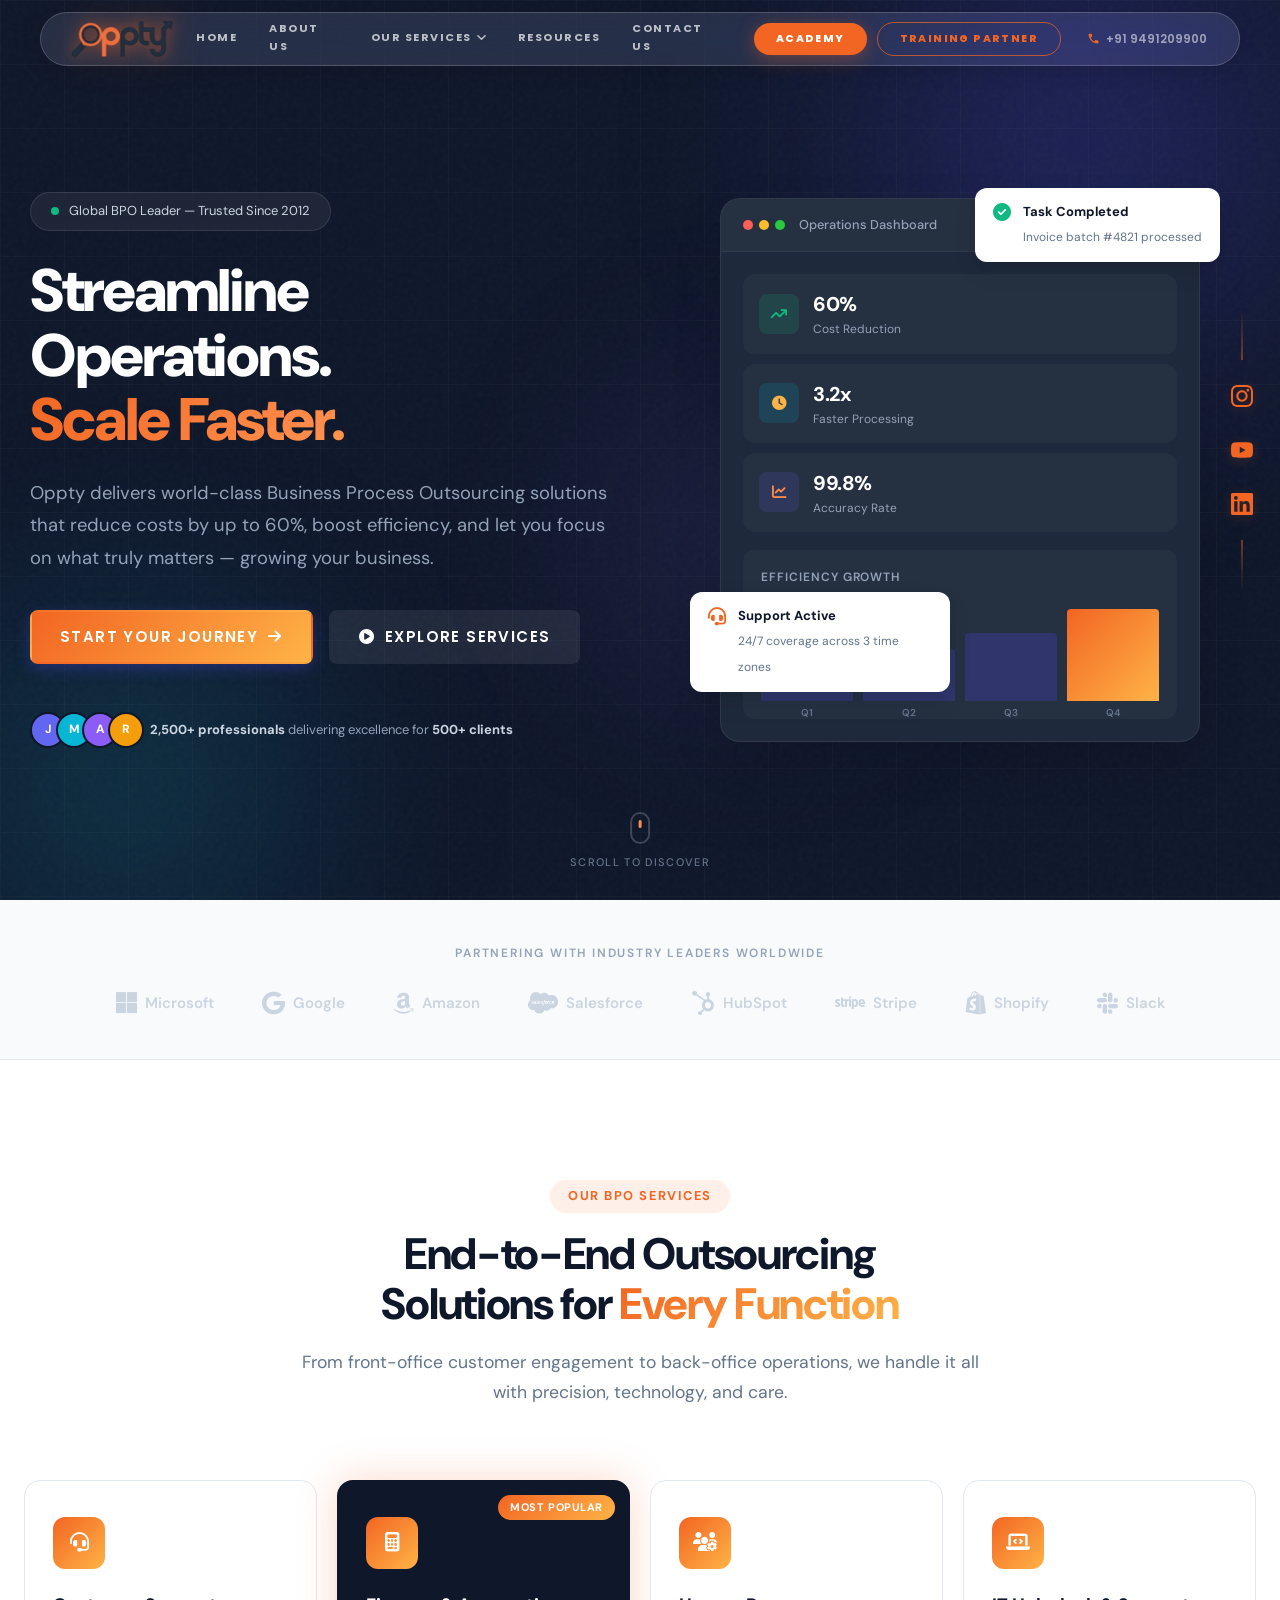
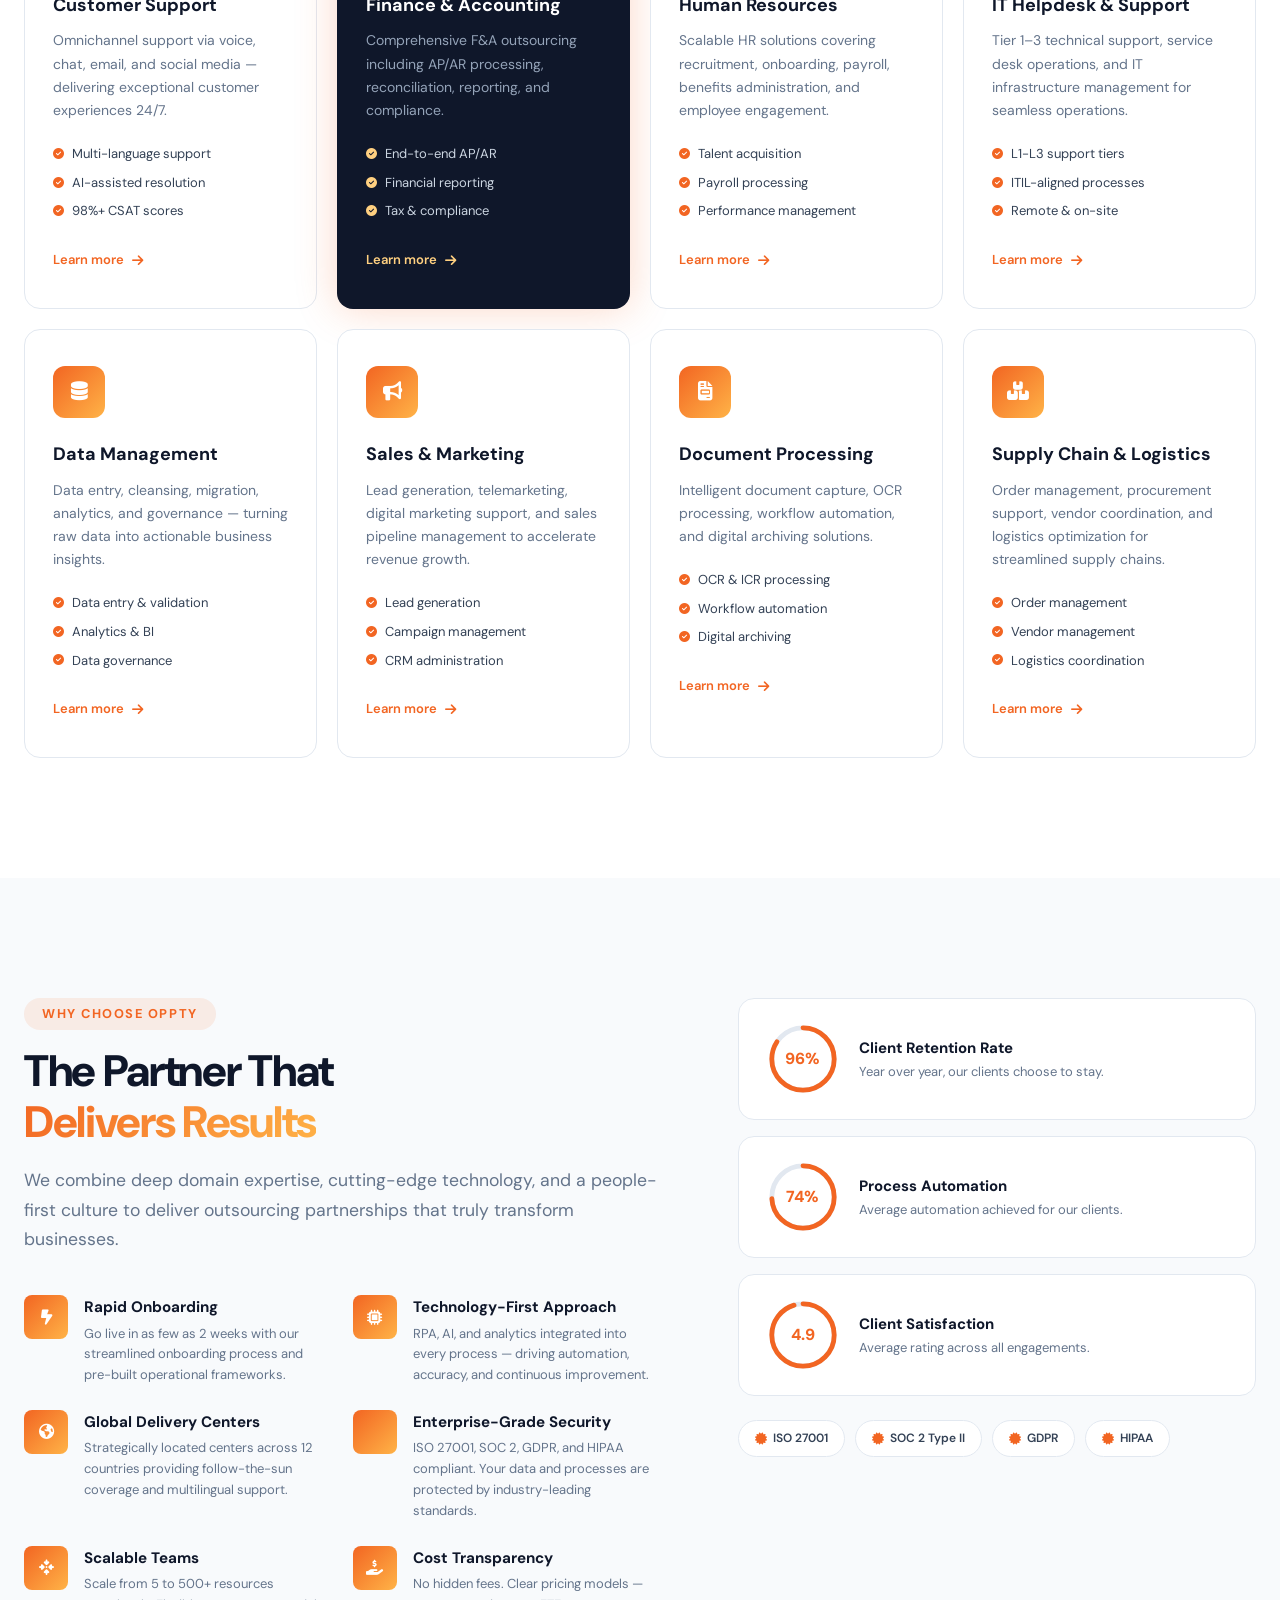
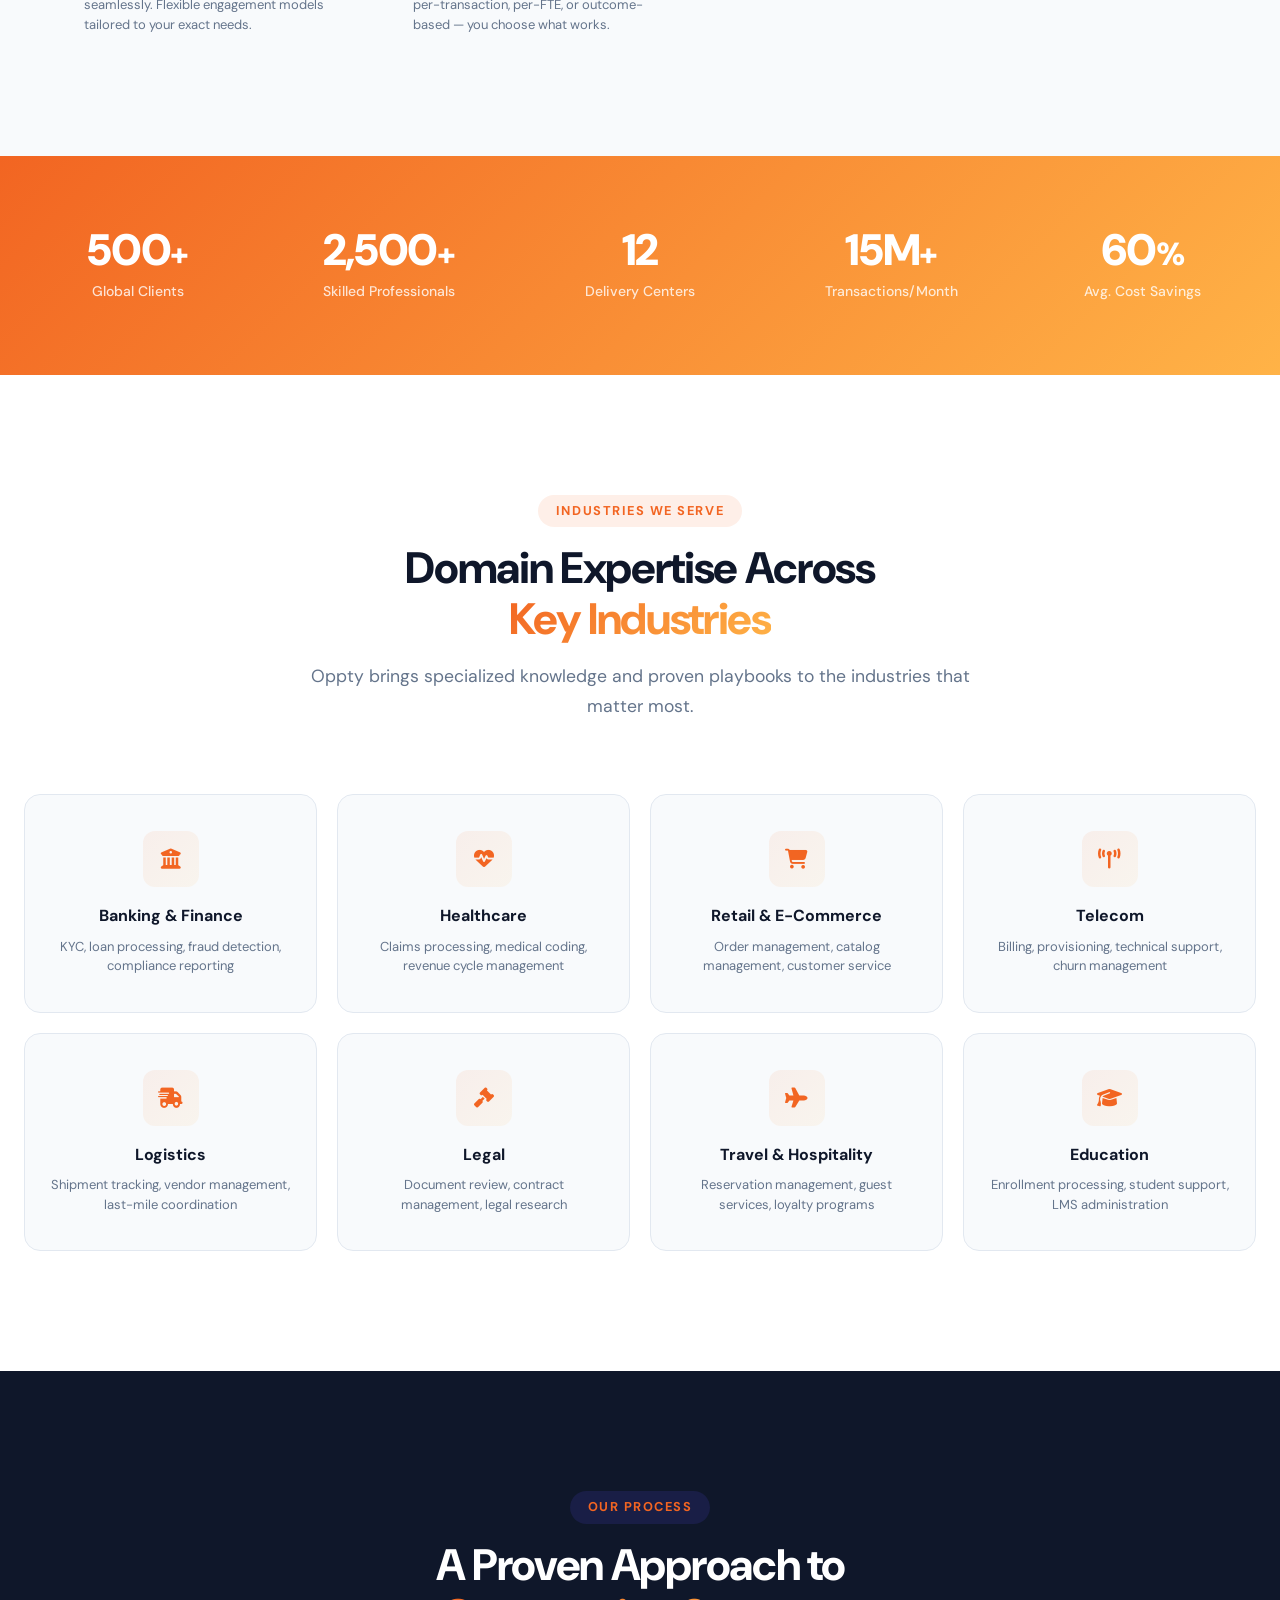
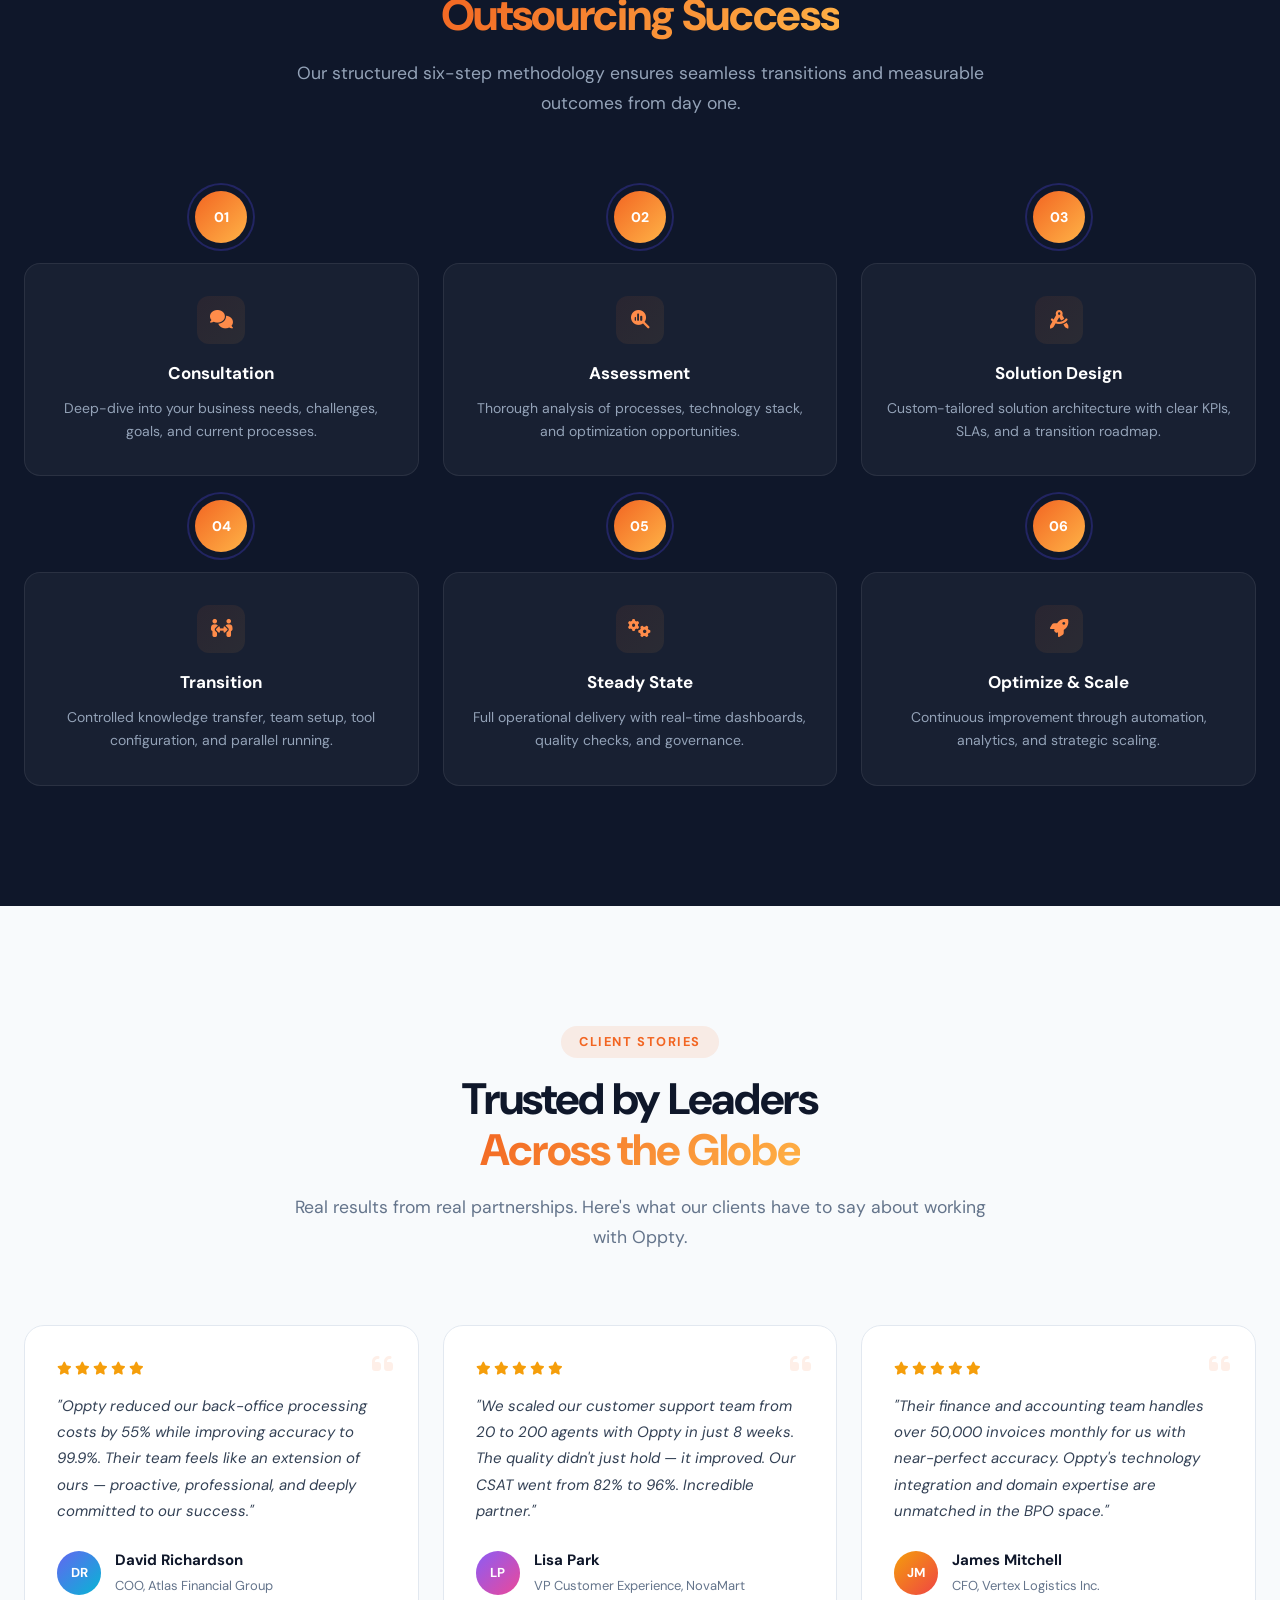
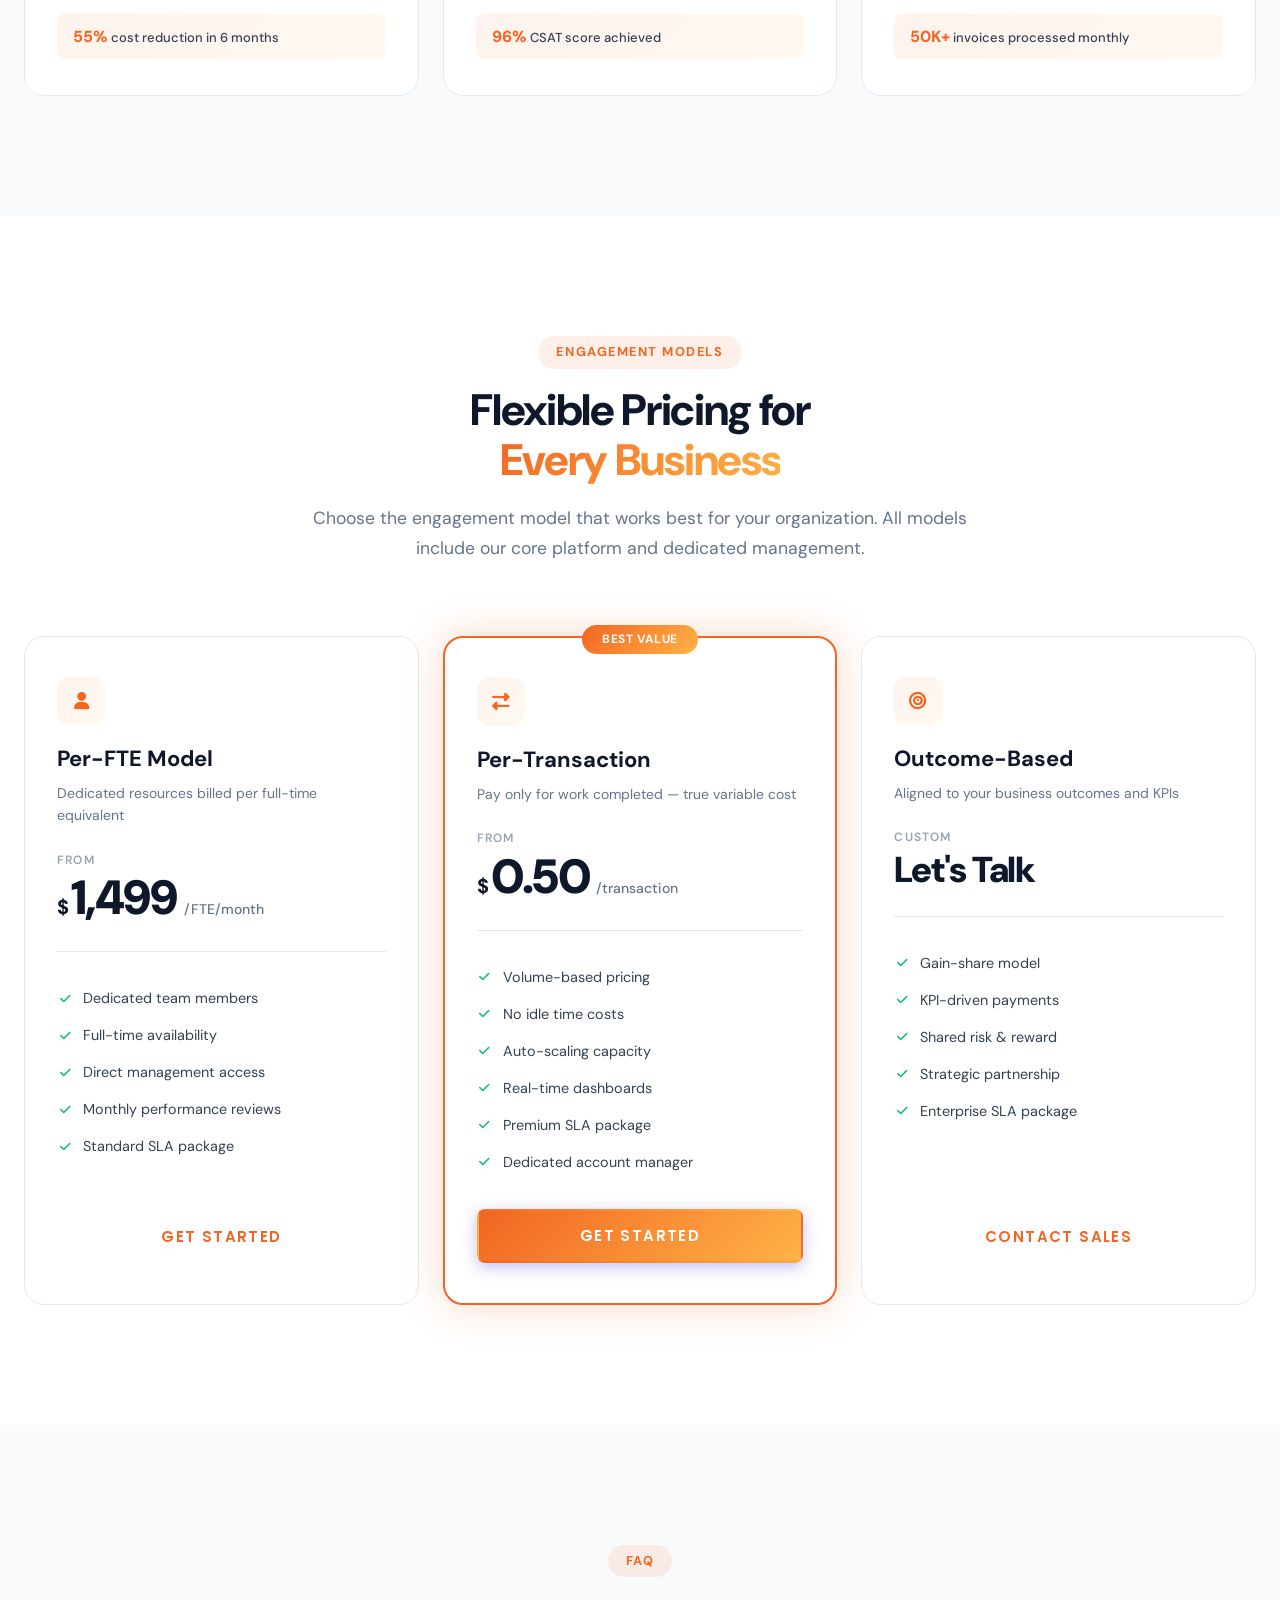
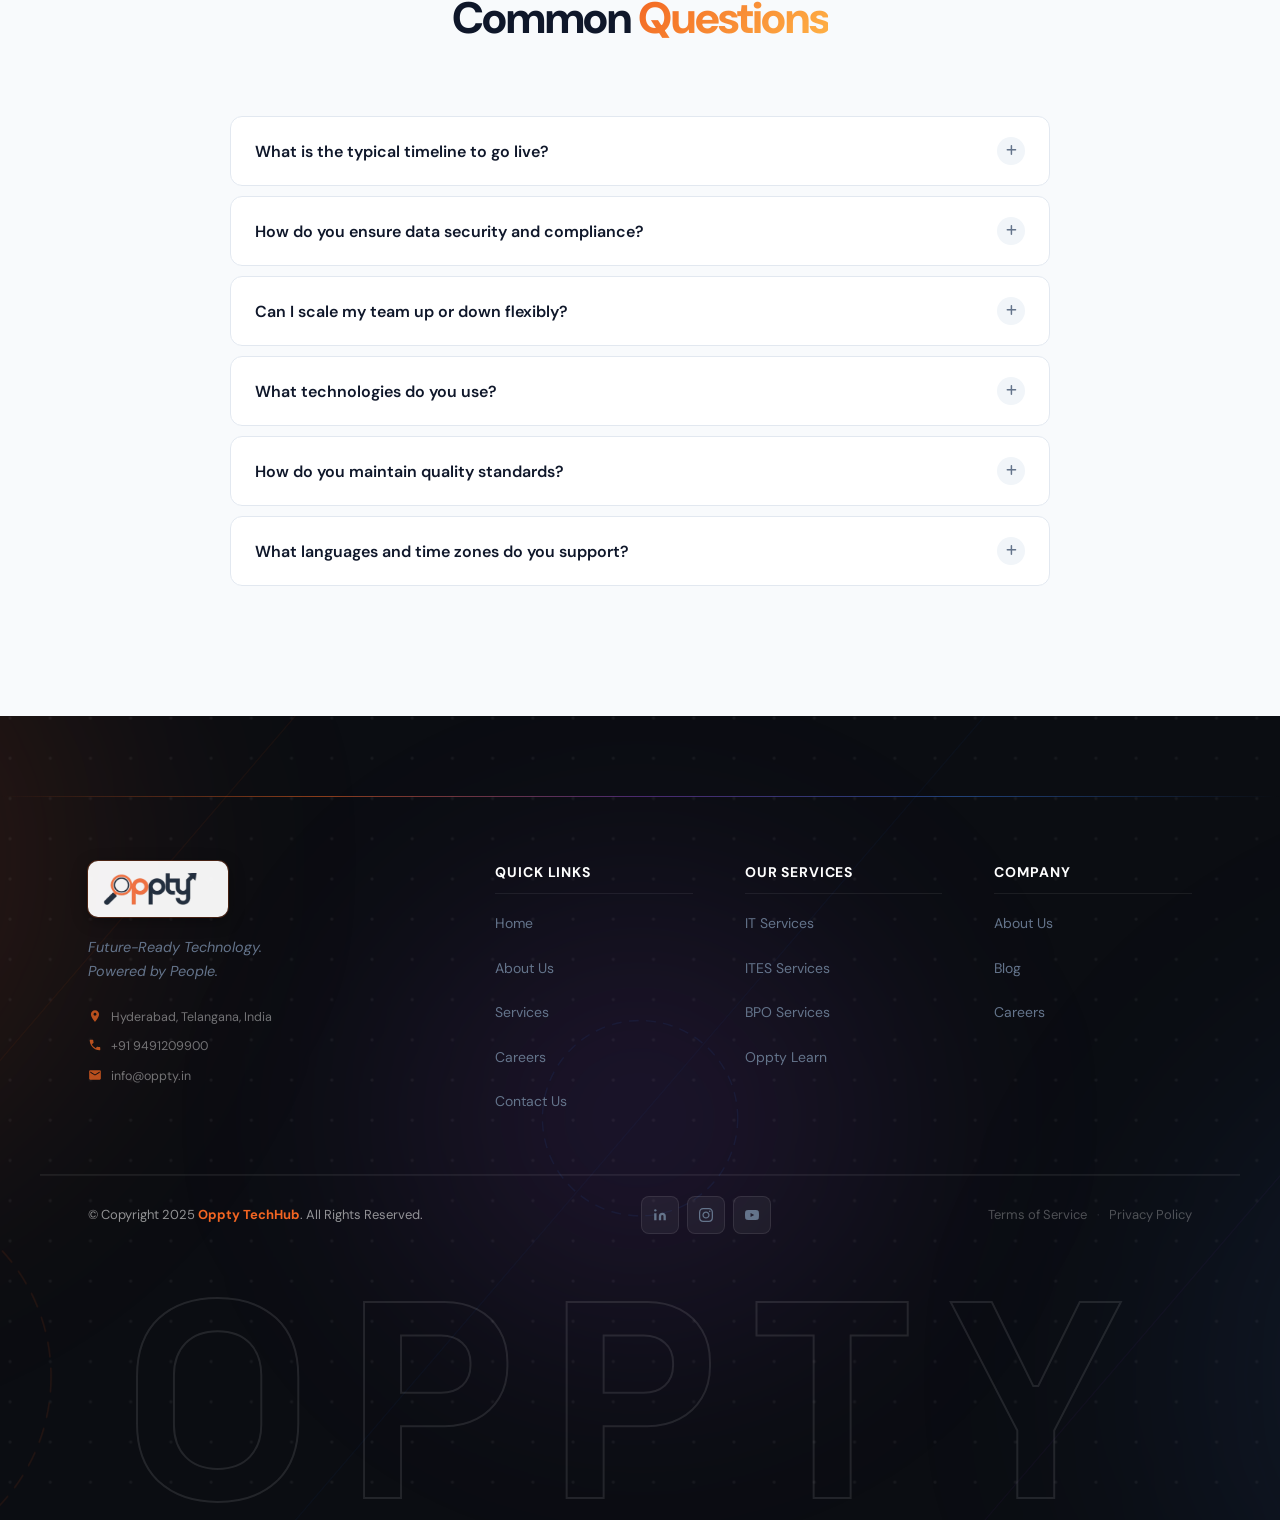
<file: HTML/BPO.html>
<!DOCTYPE html>
<html lang="en">
<head>
  <meta charset="UTF-8" />
  <meta name="viewport" content="width=device-width, initial-scale=1.0" />
  <title>Oppty – Future-Ready Technology</title>
  <link rel="preconnect" href="https://fonts.googleapis.com" />
  <link rel="preconnect" href="https://fonts.gstatic.com" crossorigin />
  <link href="https://fonts.googleapis.com/css2?family=Space+Grotesk:wght@400;500;600;700;800&family=DM+Sans:ital,opsz,wght@0,9..40,300;0,9..40,400;0,9..40,500;0,9..40,600;0,9..40,700;1,9..40,400&family=Poppins:wght@400;500;600;700;800&display=swap" rel="stylesheet" />
<link rel="stylesheet" href="../CSS/BPO.css" />
  <link rel="stylesheet" href="https://cdnjs.cloudflare.com/ajax/libs/font-awesome/6.5.0/css/all.min.css" />
  <link rel="icon" href="">
  <style>
  .page-loader{position:fixed;inset:0;z-index:99999;display:flex;align-items:center;justify-content:center;background:#080a0c;pointer-events:none;opacity:0;visibility:hidden;transition:opacity .35s ease,visibility .35s ease}
  .page-loader.is-visible{opacity:1;visibility:visible;pointer-events:all}
  .page-loader.is-exiting{opacity:0;transition:opacity .4s ease}
  .page-loader__logo{position:relative;width:140px;height:140px;filter:drop-shadow(0 0 20px rgba(242,101,34,.5)) drop-shadow(0 0 60px rgba(242,101,34,.25))}
  .page-loader__ring{position:absolute;inset:0;border-radius:50%;border:3px solid transparent;border-top-color:#f26522;animation:loaderSpin .9s linear infinite}
  .page-loader__ring:nth-child(2){inset:12px;border-top-color:rgba(59,130,246,.6);animation-duration:1.4s;animation-direction:reverse}
  .page-loader__ring:nth-child(3){inset:24px;border-top-color:rgba(242,101,34,.35);animation-duration:1.8s}
  .page-loader__img{position:absolute;inset:30px;width:calc(100% - 60px);height:calc(100% - 60px);object-fit:contain;animation:loaderPulse 1.2s ease-in-out infinite}
  @keyframes loaderSpin{to{transform:rotate(360deg)}}
  @keyframes loaderPulse{0%,100%{transform:scale(1);opacity:1}50%{transform:scale(1.08);opacity:.8}}
  </style>
</head>
<body>

  <!-- ── PAGE LOADER ── -->
  <div class="page-loader is-visible" id="pageLoader">
    <div class="page-loader__logo">
      <div class="page-loader__ring"></div>
      <div class="page-loader__ring"></div>
      <div class="page-loader__ring"></div>
      <img class="page-loader__img" src="../ASSETS/images/oppty.png" alt="Loading" />
    </div>
  </div>

 <!-- ── FLOATING SOCIAL BAR ── -->
  <div class="social-bar">
    <a href="https://www.instagram.com/opptytech?igsh=YTExdTBsc3Y4ejU2" target="_blank" rel="noopener" aria-label="Instagram" class="social-bar__link">
      <svg viewBox="0 0 24 24" fill="currentColor">
        <path d="M12 2.163c3.204 0 3.584.012 4.85.07 3.252.148 4.771 1.691 4.919 4.919.058 1.265.069 1.645.069 4.849 0 3.205-.012 3.584-.069 4.849-.149 3.225-1.664 4.771-4.919 4.919-1.266.058-1.644.07-4.85.07-3.204 0-3.584-.012-4.849-.07-3.26-.149-4.771-1.699-4.919-4.92-.058-1.265-.07-1.644-.07-4.849 0-3.204.013-3.583.07-4.849.149-3.227 1.664-4.771 4.919-4.919 1.266-.057 1.645-.069 4.849-.069zm0-2.163c-3.259 0-3.667.014-4.947.072-4.358.2-6.78 2.618-6.98 6.98-.059 1.281-.073 1.689-.073 4.948 0 3.259.014 3.668.072 4.948.2 4.358 2.618 6.78 6.98 6.98 1.281.058 1.689.072 4.948.072 3.259 0 3.668-.014 4.948-.072 4.354-.2 6.782-2.618 6.979-6.98.059-1.28.073-1.689.073-4.948 0-3.259-.014-3.667-.072-4.947-.196-4.354-2.617-6.78-6.979-6.98-1.281-.059-1.69-.073-4.949-.073zm0 5.838c-3.403 0-6.162 2.759-6.162 6.162s2.759 6.163 6.162 6.163 6.162-2.759 6.162-6.163c0-3.403-2.759-6.162-6.162-6.162zm0 10.162c-2.209 0-4-1.79-4-4 0-2.209 1.791-4 4-4s4 1.791 4 4c0 2.21-1.791 4-4 4zm6.406-11.845c-.796 0-1.441.645-1.441 1.44s.645 1.44 1.441 1.44c.795 0 1.439-.645 1.439-1.44s-.644-1.44-1.439-1.44z"/>
      </svg>
    </a>
    <a href="https://youtube.com/@mroppty?si=NbpyNIM-vkHyeLYM" target="_blank" rel="noopener" aria-label="YouTube" class="social-bar__link">
      <svg viewBox="0 0 24 24" fill="currentColor">
        <path d="M23.498 6.186a3.016 3.016 0 0 0-2.122-2.136C19.505 3.545 12 3.545 12 3.545s-7.505 0-9.377.505A3.017 3.017 0 0 0 .502 6.186C0 8.07 0 12 0 12s0 3.93.502 5.814a3.016 3.016 0 0 0 2.122 2.136c1.871.505 9.376.505 9.376.505s7.505 0 9.377-.505a3.015 3.015 0 0 0 2.122-2.136C24 15.93 24 12 24 12s0-3.93-.502-5.814zM9.545 15.568V8.432L15.818 12l-6.273 3.568z"/>
      </svg>
    </a>
    <a href="https://www.linkedin.com/company/opptytech/" target="_blank" rel="noopener" aria-label="LinkedIn" class="social-bar__link">
      <svg viewBox="0 0 24 24" fill="currentColor">
        <path d="M20.447 20.452h-3.554v-5.569c0-1.328-.027-3.037-1.852-3.037-1.853 0-2.136 1.445-2.136 2.939v5.667H9.351V9h3.414v1.561h.046c.477-.9 1.637-1.85 3.37-1.85 3.601 0 4.267 2.37 4.267 5.455v6.286zM5.337 7.433a2.062 2.062 0 0 1-2.063-2.065 2.064 2.064 0 1 1 2.063 2.065zm1.782 13.019H3.555V9h3.564v11.452zM22.225 0H1.771C.792 0 0 .774 0 1.729v20.542C0 23.227.792 24 1.771 24h20.451C23.2 24 24 23.227 24 22.271V1.729C24 .774 23.2 0 22.222 0h.003z"/>
      </svg>
    </a>
  </div>

  <!-- ── NAVBAR ── -->
  <header id="navbar">
    <div class="nav-inner">

      <a href="../index.html" class="logo">
        <img class="logo-img" src="../ASSETS/images/oppty.png" alt="Oppty Logo" />
      </a>

      <nav>
        <a href="../index.html">Home</a>
        <a href="./about.html">About Us</a>
        <div class="nav-dropdown">
          <a href="#" class="nav-dropdown__toggle nav-active" onclick="toggleNavDropdown(this); return false;">Our Services
            <svg class="nav-dropdown__arrow" viewBox="0 0 10 6" fill="none" xmlns="http://www.w3.org/2000/svg">
              <path d="M1 1l4 4 4-4" stroke="currentColor" stroke-width="1.6" stroke-linecap="round" stroke-linejoin="round"/>
            </svg>
          </a>
          <ul class="nav-dropdown__menu">
            <li><a href="IT_services.html">
              <span class="dd-icon dd-icon--blue">
                <svg viewBox="0 0 24 24" fill="none"><rect x="2" y="3" width="20" height="14" rx="2" stroke="currentColor" stroke-width="1.6"/><path d="M8 21h8M12 17v4" stroke="currentColor" stroke-width="1.6" stroke-linecap="round"/></svg>
              </span>
              <span class="dd-label">IT Services</span>
            </a></li>
            <li><a href="./ITES_services.html">
              <span class="dd-icon dd-icon--orange">
                <svg viewBox="0 0 24 24" fill="none"><circle cx="12" cy="12" r="3" stroke="currentColor" stroke-width="1.6"/><path d="M6.3 6.3a8 8 0 0 0 0 11.4M17.7 6.3a8 8 0 0 1 0 11.4" stroke="currentColor" stroke-width="1.6" stroke-linecap="round"/></svg>
              </span>
              <span class="dd-label">ITES Services</span>
            </a></li>
            <li><a href="./BPO.html">
              <span class="dd-icon dd-icon--green">
                <svg viewBox="0 0 24 24" fill="none"><path d="M17 21v-2a4 4 0 0 0-4-4H5a4 4 0 0 0-4 4v2" stroke="currentColor" stroke-width="1.6" stroke-linecap="round"/><circle cx="9" cy="7" r="4" stroke="currentColor" stroke-width="1.6"/><path d="M23 21v-2a4 4 0 0 0-3-3.87M16 3.13a4 4 0 0 1 0 7.75" stroke="currentColor" stroke-width="1.6" stroke-linecap="round"/></svg>
              </span>
              <span class="dd-label">BPO Services</span>
            </a></li>
            <li><a href="./Oppty_learn.html">
              <span class="dd-icon dd-icon--purple">
                <svg viewBox="0 0 24 24" fill="none"><path d="M12 3L2 8l10 5 10-5-10-5z" stroke="currentColor" stroke-width="1.6" stroke-linejoin="round"/><path d="M2 17l10 5 10-5M2 12l10 5 10-5" stroke="currentColor" stroke-width="1.6" stroke-linecap="round" stroke-linejoin="round"/></svg>
              </span>
              <span class="dd-label">Oppty Learn</span>
            </a></li>
          </ul>
        </div>
        <a href="./resources.html">Resources</a>
        <a href="./contact.html">Contact Us</a>
      </nav>

      <div class="nav-actions">
        <a href="#" class="btn btn-academy">Academy</a>
        <a href="#" class="btn btn-training">Training Partner</a>
        <a href="tel:+919491209900" class="phone-link">
          <svg viewBox="0 0 24 24" fill="currentColor">
            <path d="M6.6 10.8c1.4 2.8 3.8 5.1 6.6 6.6l2.2-2.2c.27-.27.67-.36 1.02-.24 1.12.37 2.33.57 3.58.57.55 0 1 .45 1 1V20c0 .55-.45 1-1 1-9.39 0-17-7.61-17-17 0-.55.45-1 1-1H8c.55 0 1 .45 1 1 0 1.25.2 2.45.57 3.57-.11.34-.03.74-.24 1.01L6.6 10.8z"/>
          </svg>
          +91 9491209900
        </a>
      </div>

      <button class="hamburger" aria-label="Toggle menu" onclick="toggleMenu()">
        <span></span><span></span><span></span>
      </button>
    </div>

    <div class="mobile-nav" id="mobileNav">
      <a href="../index.html">Home</a>
      <a href="./about.html">About Us</a>
      <div class="mobile-dropdown">
        <button class="mobile-dropdown__toggle" onclick="toggleMobileDropdown(this)" aria-expanded="false">
          Our Services
          <svg class="mobile-dropdown__arrow" viewBox="0 0 10 6" fill="none">
            <path d="M1 1l4 4 4-4" stroke="currentColor" stroke-width="1.6" stroke-linecap="round" stroke-linejoin="round"/>
          </svg>
        </button>
        <ul class="mobile-dropdown__menu">
          <li><a href="IT_services.html">IT Services</a></li>
          <li><a href="ites-services.html">ITES Services</a></li>
          <li><a href="bpo-services.html">BPO Services</a></li>
          <li><a href="oppty-learn.html">Oppty Learn</a></li>
        </ul>
      </div>
      <a href="./resources.html">Resources</a>
      <a href="./contact.html">Contact Us</a>
      
      <div class="mobile-btns">
        <a href="#" class="btn btn-academy">Academy</a>
        <a href="#" class="btn btn-training">Training Partner</a>
      </div>
    </div>
  </header>

    <!-- ===================== HERO SECTION ===================== -->
    <section class="hero" id="hero">
        <div class="hero-bg">
            <div class="hero-orb orb-a"></div>
            <div class="hero-orb orb-b"></div>
            <div class="hero-orb orb-c"></div>
            <div class="hero-grid-overlay"></div>
            <div class="hero-noise"></div>
        </div>

        <div class="container hero-content">
            <div class="hero-left" data-animate="fade-right">
                <div class="hero-badge">
                    <span class="badge-pulse"></span>
                    <span>Global BPO Leader — Trusted Since 2012</span>
                </div>
                <h1 class="hero-title">
                    Streamline Operations.
                    <span class="hero-title-gradient">Scale Faster.</span>
                </h1>
                <p class="hero-subtitle">
                    Oppty delivers world-class Business Process Outsourcing solutions that reduce costs by up to 60%, boost efficiency, and let you focus on what truly matters — growing your business.
                </p>
                <div class="hero-ctas">
                    <a href="#contact" class="btn btn-primary btn-lg">
                        <span>Start Your Journey</span>
                        <i class="fas fa-arrow-right"></i>
                    </a>
                    <a href="#services" class="btn btn-ghost btn-lg">
                        <i class="fas fa-play-circle"></i>
                        <span>Explore Services</span>
                    </a>
                </div>
                <div class="hero-trust-row">
                    <div class="hero-avatars">
                        <div class="avatar" style="background: #6366f1;">J</div>
                        <div class="avatar" style="background: #06b6d4;">M</div>
                        <div class="avatar" style="background: #8b5cf6;">A</div>
                        <div class="avatar" style="background: #f59e0b;">R</div>
                    </div>
                    <div class="hero-trust-text">
                        <strong>2,500+ professionals</strong> delivering excellence for <strong>500+ clients</strong>
                    </div>
                </div>
            </div>

            <div class="hero-right" data-animate="fade-left">
                <div class="hero-visual">
                    <div class="visual-main-card">
                        <div class="visual-header">
                            <div class="visual-dots"><span></span><span></span><span></span></div>
                            <span>Operations Dashboard</span>
                        </div>
                        <div class="visual-body">
                            <div class="visual-metric">
                                <div class="metric-icon green"><i class="fas fa-arrow-trend-up"></i></div>
                                <div>
                                    <div class="metric-value">60%</div>
                                    <div class="metric-label">Cost Reduction</div>
                                </div>
                            </div>
                            <div class="visual-metric">
                                <div class="metric-icon blue"><i class="fas fa-clock"></i></div>
                                <div>
                                    <div class="metric-value">3.2x</div>
                                    <div class="metric-label">Faster Processing</div>
                                </div>
                            </div>
                            <div class="visual-metric">
                                <div class="metric-icon purple"><i class="fas fa-chart-line"></i></div>
                                <div>
                                    <div class="metric-value">99.8%</div>
                                    <div class="metric-label">Accuracy Rate</div>
                                </div>
                            </div>
                            <div class="visual-chart">
                                <div class="chart-label">Efficiency Growth</div>
                                <div class="chart-bars">
                                    <div class="bar" style="height:35%"><span>Q1</span></div>
                                    <div class="bar" style="height:52%"><span>Q2</span></div>
                                    <div class="bar" style="height:68%"><span>Q3</span></div>
                                    <div class="bar active" style="height:92%"><span>Q4</span></div>
                                </div>
                            </div>
                        </div>
                    </div>
                    <div class="floating-notif notif-1">
                        <i class="fas fa-check-circle"></i>
                        <div>
                            <strong>Task Completed</strong>
                            <span>Invoice batch #4821 processed</span>
                        </div>
                    </div>
                    <div class="floating-notif notif-2">
                        <i class="fas fa-headset"></i>
                        <div>
                            <strong>Support Active</strong>
                            <span>24/7 coverage across 3 time zones</span>
                        </div>
                    </div>
                </div>
            </div>
        </div>

        <div class="hero-scroll">
            <div class="scroll-indicator"></div>
            <span>Scroll to discover</span>
        </div>
    </section>

    <!-- ===================== TRUST BAR ===================== -->
    <section class="trust-bar">
        <div class="container">
            <p class="trust-title">Partnering with industry leaders worldwide</p>
            <div class="trust-logos-track">
                <div class="trust-logos">
                    <div class="trust-logo"><i class="fab fa-microsoft"></i><span>Microsoft</span></div>
                    <div class="trust-logo"><i class="fab fa-google"></i><span>Google</span></div>
                    <div class="trust-logo"><i class="fab fa-amazon"></i><span>Amazon</span></div>
                    <div class="trust-logo"><i class="fab fa-salesforce"></i><span>Salesforce</span></div>
                    <div class="trust-logo"><i class="fab fa-hubspot"></i><span>HubSpot</span></div>
                    <div class="trust-logo"><i class="fab fa-stripe"></i><span>Stripe</span></div>
                    <div class="trust-logo"><i class="fab fa-shopify"></i><span>Shopify</span></div>
                    <div class="trust-logo"><i class="fab fa-slack"></i><span>Slack</span></div>
                </div>
            </div>
        </div>
    </section>

    <!-- ===================== SERVICES SECTION ===================== -->
    <section class="services" id="services">
        <div class="container">
            <div class="section-header">
                <span class="section-tag">Our BPO Services</span>
                <h2 class="section-title">End-to-End Outsourcing <br>Solutions for <span class="gradient-text">Every Function</span></h2>
                <p class="section-subtitle">From front-office customer engagement to back-office operations, we handle it all with precision, technology, and care.</p>
            </div>

            <div class="services-grid">
                <!-- Card 1 -->
                <div class="service-card" data-animate="fade-up">
                    <div class="card-glow"></div>
                    <div class="card-icon">
                        <i class="fas fa-headset"></i>
                    </div>
                    <h3>Customer Support</h3>
                    <p>Omnichannel support via voice, chat, email, and social media — delivering exceptional customer experiences 24/7.</p>
                    <ul class="card-features">
                        <li><i class="fas fa-check-circle"></i> Multi-language support</li>
                        <li><i class="fas fa-check-circle"></i> AI-assisted resolution</li>
                        <li><i class="fas fa-check-circle"></i> 98%+ CSAT scores</li>
                    </ul>
                    <a href="#" class="card-link">Learn more <i class="fas fa-arrow-right"></i></a>
                </div>

                <!-- Card 2 -->
                <div class="service-card featured-card" data-animate="fade-up">
                    <div class="featured-ribbon">Most Popular</div>
                    <div class="card-glow"></div>
                    <div class="card-icon">
                        <i class="fas fa-calculator"></i>
                    </div>
                    <h3>Finance & Accounting</h3>
                    <p>Comprehensive F&A outsourcing including AP/AR processing, reconciliation, reporting, and compliance.</p>
                    <ul class="card-features">
                        <li><i class="fas fa-check-circle"></i> End-to-end AP/AR</li>
                        <li><i class="fas fa-check-circle"></i> Financial reporting</li>
                        <li><i class="fas fa-check-circle"></i> Tax & compliance</li>
                    </ul>
                    <a href="#" class="card-link">Learn more <i class="fas fa-arrow-right"></i></a>
                </div>

                <!-- Card 3 -->
                <div class="service-card" data-animate="fade-up">
                    <div class="card-glow"></div>
                    <div class="card-icon">
                        <i class="fas fa-users-gear"></i>
                    </div>
                    <h3>Human Resources</h3>
                    <p>Scalable HR solutions covering recruitment, onboarding, payroll, benefits administration, and employee engagement.</p>
                    <ul class="card-features">
                        <li><i class="fas fa-check-circle"></i> Talent acquisition</li>
                        <li><i class="fas fa-check-circle"></i> Payroll processing</li>
                        <li><i class="fas fa-check-circle"></i> Performance management</li>
                    </ul>
                    <a href="#" class="card-link">Learn more <i class="fas fa-arrow-right"></i></a>
                </div>

                <!-- Card 4 -->
                <div class="service-card" data-animate="fade-up">
                    <div class="card-glow"></div>
                    <div class="card-icon">
                        <i class="fas fa-laptop-code"></i>
                    </div>
                    <h3>IT Helpdesk & Support</h3>
                    <p>Tier 1–3 technical support, service desk operations, and IT infrastructure management for seamless operations.</p>
                    <ul class="card-features">
                        <li><i class="fas fa-check-circle"></i> L1-L3 support tiers</li>
                        <li><i class="fas fa-check-circle"></i> ITIL-aligned processes</li>
                        <li><i class="fas fa-check-circle"></i> Remote & on-site</li>
                    </ul>
                    <a href="#" class="card-link">Learn more <i class="fas fa-arrow-right"></i></a>
                </div>

                <!-- Card 5 -->
                <div class="service-card" data-animate="fade-up">
                    <div class="card-glow"></div>
                    <div class="card-icon">
                        <i class="fas fa-database"></i>
                    </div>
                    <h3>Data Management</h3>
                    <p>Data entry, cleansing, migration, analytics, and governance — turning raw data into actionable business insights.</p>
                    <ul class="card-features">
                        <li><i class="fas fa-check-circle"></i> Data entry & validation</li>
                        <li><i class="fas fa-check-circle"></i> Analytics & BI</li>
                        <li><i class="fas fa-check-circle"></i> Data governance</li>
                    </ul>
                    <a href="#" class="card-link">Learn more <i class="fas fa-arrow-right"></i></a>
                </div>

                <!-- Card 6 -->
                <div class="service-card" data-animate="fade-up">
                    <div class="card-glow"></div>
                    <div class="card-icon">
                        <i class="fas fa-bullhorn"></i>
                    </div>
                    <h3>Sales & Marketing</h3>
                    <p>Lead generation, telemarketing, digital marketing support, and sales pipeline management to accelerate revenue growth.</p>
                    <ul class="card-features">
                        <li><i class="fas fa-check-circle"></i> Lead generation</li>
                        <li><i class="fas fa-check-circle"></i> Campaign management</li>
                        <li><i class="fas fa-check-circle"></i> CRM administration</li>
                    </ul>
                    <a href="#" class="card-link">Learn more <i class="fas fa-arrow-right"></i></a>
                </div>

                <!-- Card 7 -->
                <div class="service-card" data-animate="fade-up">
                    <div class="card-glow"></div>
                    <div class="card-icon">
                        <i class="fas fa-file-invoice"></i>
                    </div>
                    <h3>Document Processing</h3>
                    <p>Intelligent document capture, OCR processing, workflow automation, and digital archiving solutions.</p>
                    <ul class="card-features">
                        <li><i class="fas fa-check-circle"></i> OCR & ICR processing</li>
                        <li><i class="fas fa-check-circle"></i> Workflow automation</li>
                        <li><i class="fas fa-check-circle"></i> Digital archiving</li>
                    </ul>
                    <a href="#" class="card-link">Learn more <i class="fas fa-arrow-right"></i></a>
                </div>

                <!-- Card 8 -->
                <div class="service-card" data-animate="fade-up">
                    <div class="card-glow"></div>
                    <div class="card-icon">
                        <i class="fas fa-boxes-stacked"></i>
                    </div>
                    <h3>Supply Chain & Logistics</h3>
                    <p>Order management, procurement support, vendor coordination, and logistics optimization for streamlined supply chains.</p>
                    <ul class="card-features">
                        <li><i class="fas fa-check-circle"></i> Order management</li>
                        <li><i class="fas fa-check-circle"></i> Vendor management</li>
                        <li><i class="fas fa-check-circle"></i> Logistics coordination</li>
                    </ul>
                    <a href="#" class="card-link">Learn more <i class="fas fa-arrow-right"></i></a>
                </div>
            </div>
        </div>
    </section>

    <!-- ===================== WHY OPPTY SECTION ===================== -->
    <section class="why" id="why">
        <div class="container">
            <div class="why-layout">
                <div class="why-content" data-animate="fade-right">
                    <span class="section-tag">Why Choose Oppty</span>
                    <h2 class="section-title">The Partner That <br><span class="gradient-text">Delivers Results</span></h2>
                    <p class="section-subtitle">We combine deep domain expertise, cutting-edge technology, and a people-first culture to deliver outsourcing partnerships that truly transform businesses.</p>

                    <div class="why-features">
                        <div class="why-feature">
                            <div class="feature-icon"><i class="fas fa-bolt-lightning"></i></div>
                            <div>
                                <h4>Rapid Onboarding</h4>
                                <p>Go live in as few as 2 weeks with our streamlined onboarding process and pre-built operational frameworks.</p>
                            </div>
                        </div>
                        <div class="why-feature">
                            <div class="feature-icon"><i class="fas fa-microchip"></i></div>
                            <div>
                                <h4>Technology-First Approach</h4>
                                <p>RPA, AI, and analytics integrated into every process — driving automation, accuracy, and continuous improvement.</p>
                            </div>
                        </div>
                        <div class="why-feature">
                            <div class="feature-icon"><i class="fas fa-earth-americas"></i></div>
                            <div>
                                <h4>Global Delivery Centers</h4>
                                <p>Strategically located centers across 12 countries providing follow-the-sun coverage and multilingual support.</p>
                            </div>
                        </div>
                        <div class="why-feature">
                            <div class="feature-icon"><i class="fas fa-shield-check"></i></div>
                            <div>
                                <h4>Enterprise-Grade Security</h4>
                                <p>ISO 27001, SOC 2, GDPR, and HIPAA compliant. Your data and processes are protected by industry-leading standards.</p>
                            </div>
                        </div>
                        <div class="why-feature">
                            <div class="feature-icon"><i class="fas fa-arrows-to-dot"></i></div>
                            <div>
                                <h4>Scalable Teams</h4>
                                <p>Scale from 5 to 500+ resources seamlessly. Flexible engagement models tailored to your exact needs.</p>
                            </div>
                        </div>
                        <div class="why-feature">
                            <div class="feature-icon"><i class="fas fa-hand-holding-dollar"></i></div>
                            <div>
                                <h4>Cost Transparency</h4>
                                <p>No hidden fees. Clear pricing models — per-transaction, per-FTE, or outcome-based — you choose what works.</p>
                            </div>
                        </div>
                    </div>
                </div>

                <div class="why-visuals" data-animate="fade-left">
                    <div class="why-card-stack">
                        <div class="why-stat-card">
                            <div class="stat-ring">
                                <svg viewBox="0 0 120 120">
                                    <circle cx="60" cy="60" r="52" class="ring-bg"/>
                                    <circle cx="60" cy="60" r="52" class="ring-fill" style="stroke-dashoffset: 52;"/>
                                </svg>
                                <span class="ring-value">96%</span>
                            </div>
                            <div class="stat-info">
                                <strong>Client Retention Rate</strong>
                                <p>Year over year, our clients choose to stay.</p>
                            </div>
                        </div>

                        <div class="why-stat-card">
                            <div class="stat-ring">
                                <svg viewBox="0 0 120 120">
                                    <circle cx="60" cy="60" r="52" class="ring-bg"/>
                                    <circle cx="60" cy="60" r="52" class="ring-fill" style="stroke-dashoffset: 85;"/>
                                </svg>
                                <span class="ring-value">74%</span>
                            </div>
                            <div class="stat-info">
                                <strong>Process Automation</strong>
                                <p>Average automation achieved for our clients.</p>
                            </div>
                        </div>

                        <div class="why-stat-card">
                            <div class="stat-ring">
                                <svg viewBox="0 0 120 120">
                                    <circle cx="60" cy="60" r="52" class="ring-bg"/>
                                    <circle cx="60" cy="60" r="52" class="ring-fill" style="stroke-dashoffset: 16;"/>
                                </svg>
                                <span class="ring-value">4.9</span>
                            </div>
                            <div class="stat-info">
                                <strong>Client Satisfaction</strong>
                                <p>Average rating across all engagements.</p>
                            </div>
                        </div>
                    </div>

                    <div class="certifications">
                        <div class="cert"><i class="fas fa-certificate"></i> ISO 27001</div>
                        <div class="cert"><i class="fas fa-certificate"></i> SOC 2 Type II</div>
                        <div class="cert"><i class="fas fa-certificate"></i> GDPR</div>
                        <div class="cert"><i class="fas fa-certificate"></i> HIPAA</div>
                    </div>
                </div>
            </div>
        </div>
    </section>

    <!-- ===================== IMPACT METRICS BAR ===================== -->
    <section class="impact-bar">
        <div class="container">
            <div class="impact-grid">
                <div class="impact-item" data-animate="zoom-in">
                    <div class="impact-number">500<span>+</span></div>
                    <div class="impact-label">Global Clients</div>
                </div>
                <div class="impact-item" data-animate="zoom-in">
                    <div class="impact-number">2,500<span>+</span></div>
                    <div class="impact-label">Skilled Professionals</div>
                </div>
                <div class="impact-item" data-animate="zoom-in">
                    <div class="impact-number">12</div>
                    <div class="impact-label">Delivery Centers</div>
                </div>
                <div class="impact-item" data-animate="zoom-in">
                    <div class="impact-number">15M<span>+</span></div>
                    <div class="impact-label">Transactions/Month</div>
                </div>
                <div class="impact-item" data-animate="zoom-in">
                    <div class="impact-number">60<span>%</span></div>
                    <div class="impact-label">Avg. Cost Savings</div>
                </div>
            </div>
        </div>
    </section>

    <!-- ===================== INDUSTRIES SECTION ===================== -->
    <section class="industries" id="industries">
        <div class="container">
            <div class="section-header">
                <span class="section-tag">Industries We Serve</span>
                <h2 class="section-title">Domain Expertise Across <br><span class="gradient-text">Key Industries</span></h2>
                <p class="section-subtitle">Oppty brings specialized knowledge and proven playbooks to the industries that matter most.</p>
            </div>

            <div class="industries-grid">
                <div class="industry-card" data-animate="fade-up">
                    <div class="industry-icon"><i class="fas fa-building-columns"></i></div>
                    <h4>Banking & Finance</h4>
                    <p>KYC, loan processing, fraud detection, compliance reporting</p>
                </div>
                <div class="industry-card" data-animate="fade-up">
                    <div class="industry-icon"><i class="fas fa-heart-pulse"></i></div>
                    <h4>Healthcare</h4>
                    <p>Claims processing, medical coding, revenue cycle management</p>
                </div>
                <div class="industry-card" data-animate="fade-up">
                    <div class="industry-icon"><i class="fas fa-cart-shopping"></i></div>
                    <h4>Retail & E-Commerce</h4>
                    <p>Order management, catalog management, customer service</p>
                </div>
                <div class="industry-card" data-animate="fade-up">
                    <div class="industry-icon"><i class="fas fa-tower-broadcast"></i></div>
                    <h4>Telecom</h4>
                    <p>Billing, provisioning, technical support, churn management</p>
                </div>
                <div class="industry-card" data-animate="fade-up">
                    <div class="industry-icon"><i class="fas fa-truck-fast"></i></div>
                    <h4>Logistics</h4>
                    <p>Shipment tracking, vendor management, last-mile coordination</p>
                </div>
                <div class="industry-card" data-animate="fade-up">
                    <div class="industry-icon"><i class="fas fa-gavel"></i></div>
                    <h4>Legal</h4>
                    <p>Document review, contract management, legal research</p>
                </div>
                <div class="industry-card" data-animate="fade-up">
                    <div class="industry-icon"><i class="fas fa-plane"></i></div>
                    <h4>Travel & Hospitality</h4>
                    <p>Reservation management, guest services, loyalty programs</p>
                </div>
                <div class="industry-card" data-animate="fade-up">
                    <div class="industry-icon"><i class="fas fa-graduation-cap"></i></div>
                    <h4>Education</h4>
                    <p>Enrollment processing, student support, LMS administration</p>
                </div>
            </div>
        </div>
    </section>

    <!-- ===================== PROCESS SECTION ===================== -->
    <section class="process-section" id="process">
        <div class="container">
            <div class="section-header">
                <span class="section-tag">Our Process</span>
                <h2 class="section-title">A Proven Approach to <br><span class="gradient-text">Outsourcing Success</span></h2>
                <p class="section-subtitle">Our structured six-step methodology ensures seamless transitions and measurable outcomes from day one.</p>
            </div>

            <div class="process-steps">
                <div class="process-connector"></div>

                <div class="process-step" data-animate="fade-up">
                    <div class="step-marker">
                        <span>01</span>
                    </div>
                    <div class="step-card">
                        <div class="step-icon"><i class="fas fa-comments"></i></div>
                        <h4>Consultation</h4>
                        <p>Deep-dive into your business needs, challenges, goals, and current processes.</p>
                    </div>
                </div>

                <div class="process-step" data-animate="fade-up">
                    <div class="step-marker">
                        <span>02</span>
                    </div>
                    <div class="step-card">
                        <div class="step-icon"><i class="fas fa-magnifying-glass-chart"></i></div>
                        <h4>Assessment</h4>
                        <p>Thorough analysis of processes, technology stack, and optimization opportunities.</p>
                    </div>
                </div>

                <div class="process-step" data-animate="fade-up">
                    <div class="step-marker">
                        <span>03</span>
                    </div>
                    <div class="step-card">
                        <div class="step-icon"><i class="fas fa-compass-drafting"></i></div>
                        <h4>Solution Design</h4>
                        <p>Custom-tailored solution architecture with clear KPIs, SLAs, and a transition roadmap.</p>
                    </div>
                </div>

                <div class="process-step" data-animate="fade-up">
                    <div class="step-marker">
                        <span>04</span>
                    </div>
                    <div class="step-card">
                        <div class="step-icon"><i class="fas fa-people-arrows"></i></div>
                        <h4>Transition</h4>
                        <p>Controlled knowledge transfer, team setup, tool configuration, and parallel running.</p>
                    </div>
                </div>

                <div class="process-step" data-animate="fade-up">
                    <div class="step-marker">
                        <span>05</span>
                    </div>
                    <div class="step-card">
                        <div class="step-icon"><i class="fas fa-gears"></i></div>
                        <h4>Steady State</h4>
                        <p>Full operational delivery with real-time dashboards, quality checks, and governance.</p>
                    </div>
                </div>

                <div class="process-step" data-animate="fade-up">
                    <div class="step-marker">
                        <span>06</span>
                    </div>
                    <div class="step-card">
                        <div class="step-icon"><i class="fas fa-rocket"></i></div>
                        <h4>Optimize & Scale</h4>
                        <p>Continuous improvement through automation, analytics, and strategic scaling.</p>
                    </div>
                </div>
            </div>
        </div>
    </section>

    <!-- ===================== TESTIMONIALS SECTION ===================== -->
    <section class="testimonials" id="testimonials">
        <div class="container">
            <div class="section-header">
                <span class="section-tag">Client Stories</span>
                <h2 class="section-title">Trusted by Leaders <br><span class="gradient-text">Across the Globe</span></h2>
                <p class="section-subtitle">Real results from real partnerships. Here's what our clients have to say about working with Oppty.</p>
            </div>

            <div class="testimonials-slider">
                <div class="testimonial-card" data-animate="fade-up">
                    <div class="testimonial-quote"><i class="fas fa-quote-left"></i></div>
                    <div class="testimonial-stars">
                        <i class="fas fa-star"></i><i class="fas fa-star"></i><i class="fas fa-star"></i><i class="fas fa-star"></i><i class="fas fa-star"></i>
                    </div>
                    <p class="testimonial-text">"Oppty reduced our back-office processing costs by 55% while improving accuracy to 99.9%. Their team feels like an extension of ours — proactive, professional, and deeply committed to our success."</p>
                    <div class="testimonial-author">
                        <div class="author-avatar" style="background: linear-gradient(135deg, #6366f1, #06b6d4);">
                            <span>DR</span>
                        </div>
                        <div class="author-details">
                            <strong>David Richardson</strong>
                            <span>COO, Atlas Financial Group</span>
                        </div>
                    </div>
                    <div class="testimonial-metric">
                        <span class="metric-highlight">55%</span> cost reduction in 6 months
                    </div>
                </div>

                <div class="testimonial-card" data-animate="fade-up">
                    <div class="testimonial-quote"><i class="fas fa-quote-left"></i></div>
                    <div class="testimonial-stars">
                        <i class="fas fa-star"></i><i class="fas fa-star"></i><i class="fas fa-star"></i><i class="fas fa-star"></i><i class="fas fa-star"></i>
                    </div>
                    <p class="testimonial-text">"We scaled our customer support team from 20 to 200 agents with Oppty in just 8 weeks. The quality didn't just hold — it improved. Our CSAT went from 82% to 96%. Incredible partner."</p>
                    <div class="testimonial-author">
                        <div class="author-avatar" style="background: linear-gradient(135deg, #8b5cf6, #ec4899);">
                            <span>LP</span>
                        </div>
                        <div class="author-details">
                            <strong>Lisa Park</strong>
                            <span>VP Customer Experience, NovaMart</span>
                        </div>
                    </div>
                    <div class="testimonial-metric">
                        <span class="metric-highlight">96%</span> CSAT score achieved
                    </div>
                </div>

                <div class="testimonial-card" data-animate="fade-up">
                    <div class="testimonial-quote"><i class="fas fa-quote-left"></i></div>
                    <div class="testimonial-stars">
                        <i class="fas fa-star"></i><i class="fas fa-star"></i><i class="fas fa-star"></i><i class="fas fa-star"></i><i class="fas fa-star"></i>
                    </div>
                    <p class="testimonial-text">"Their finance and accounting team handles over 50,000 invoices monthly for us with near-perfect accuracy. Oppty's technology integration and domain expertise are unmatched in the BPO space."</p>
                    <div class="testimonial-author">
                        <div class="author-avatar" style="background: linear-gradient(135deg, #f59e0b, #ef4444);">
                            <span>JM</span>
                        </div>
                        <div class="author-details">
                            <strong>James Mitchell</strong>
                            <span>CFO, Vertex Logistics Inc.</span>
                        </div>
                    </div>
                    <div class="testimonial-metric">
                        <span class="metric-highlight">50K+</span> invoices processed monthly
                    </div>
                </div>
            </div>
        </div>
    </section>

    <!-- ===================== PRICING SECTION ===================== -->
    <section class="pricing" id="pricing">
        <div class="container">
            <div class="section-header">
                <span class="section-tag">Engagement Models</span>
                <h2 class="section-title">Flexible Pricing for <br><span class="gradient-text">Every Business</span></h2>
                <p class="section-subtitle">Choose the engagement model that works best for your organization. All models include our core platform and dedicated management.</p>
            </div>

            <div class="pricing-grid">
                <div class="pricing-card" data-animate="fade-up">
                    <div class="pricing-header">
                        <div class="pricing-icon"><i class="fas fa-user"></i></div>
                        <h3>Per-FTE Model</h3>
                        <p>Dedicated resources billed per full-time equivalent</p>
                    </div>
                    <div class="pricing-price">
                        <span class="price-from">From</span>
                        <div class="price-amount">
                            <span class="price-currency">$</span>
                            <span class="price-value">1,499</span>
                            <span class="price-period">/FTE/month</span>
                        </div>
                    </div>
                    <ul class="pricing-features">
                        <li><i class="fas fa-check"></i> Dedicated team members</li>
                        <li><i class="fas fa-check"></i> Full-time availability</li>
                        <li><i class="fas fa-check"></i> Direct management access</li>
                        <li><i class="fas fa-check"></i> Monthly performance reviews</li>
                        <li><i class="fas fa-check"></i> Standard SLA package</li>
                    </ul>
                    <a href="#contact" class="btn btn-outline btn-full">Get Started</a>
                </div>

                <div class="pricing-card pricing-featured" data-animate="fade-up">
                    <div class="pricing-badge">Best Value</div>
                    <div class="pricing-header">
                        <div class="pricing-icon"><i class="fas fa-exchange-alt"></i></div>
                        <h3>Per-Transaction</h3>
                        <p>Pay only for work completed — true variable cost</p>
                    </div>
                    <div class="pricing-price">
                        <span class="price-from">From</span>
                        <div class="price-amount">
                            <span class="price-currency">$</span>
                            <span class="price-value">0.50</span>
                            <span class="price-period">/transaction</span>
                        </div>
                    </div>
                    <ul class="pricing-features">
                        <li><i class="fas fa-check"></i> Volume-based pricing</li>
                        <li><i class="fas fa-check"></i> No idle time costs</li>
                        <li><i class="fas fa-check"></i> Auto-scaling capacity</li>
                        <li><i class="fas fa-check"></i> Real-time dashboards</li>
                        <li><i class="fas fa-check"></i> Premium SLA package</li>
                        <li><i class="fas fa-check"></i> Dedicated account manager</li>
                    </ul>
                    <a href="#contact" class="btn btn-primary btn-full">Get Started</a>
                </div>

                <div class="pricing-card" data-animate="fade-up">
                    <div class="pricing-header">
                        <div class="pricing-icon"><i class="fas fa-bullseye"></i></div>
                        <h3>Outcome-Based</h3>
                        <p>Aligned to your business outcomes and KPIs</p>
                    </div>
                    <div class="pricing-price">
                        <span class="price-from">Custom</span>
                        <div class="price-amount">
                            <span class="price-value custom-label">Let's Talk</span>
                        </div>
                    </div>
                    <ul class="pricing-features">
                        <li><i class="fas fa-check"></i> Gain-share model</li>
                        <li><i class="fas fa-check"></i> KPI-driven payments</li>
                        <li><i class="fas fa-check"></i> Shared risk & reward</li>
                        <li><i class="fas fa-check"></i> Strategic partnership</li>
                        <li><i class="fas fa-check"></i> Enterprise SLA package</li>
                    </ul>
                    <a href="#contact" class="btn btn-outline btn-full">Contact Sales</a>
                </div>
            </div>
        </div>
    </section>

    <!-- ===================== FAQ SECTION ===================== -->
    <section class="faq" id="faq">
        <div class="container">
            <div class="section-header">
                <span class="section-tag">FAQ</span>
                <h2 class="section-title">Common <span class="gradient-text">Questions</span></h2>
            </div>

            <div class="faq-wrapper">
                <div class="faq-item" data-animate="fade-up">
                    <button class="faq-trigger">
                        <span>What is the typical timeline to go live?</span>
                        <div class="faq-icon"><i class="fas fa-plus"></i></div>
                    </button>
                    <div class="faq-content">
                        <p>Most engagements go live within 2–6 weeks, depending on complexity. Simple processes like data entry can be operational in under 2 weeks, while complex F&A or multi-channel support programs typically take 4–6 weeks for full transition.</p>
                    </div>
                </div>

                <div class="faq-item" data-animate="fade-up">
                    <button class="faq-trigger">
                        <span>How do you ensure data security and compliance?</span>
                        <div class="faq-icon"><i class="fas fa-plus"></i></div>
                    </button>
                    <div class="faq-content">
                        <p>We maintain ISO 27001, SOC 2 Type II, GDPR, and HIPAA certifications. All facilities feature biometric access, encrypted communications, DLP systems, and regular third-party security audits. Your data never leaves approved environments.</p>
                    </div>
                </div>

                <div class="faq-item" data-animate="fade-up">
                    <button class="faq-trigger">
                        <span>Can I scale my team up or down flexibly?</span>
                        <div class="faq-icon"><i class="fas fa-plus"></i></div>
                    </button>
                    <div class="faq-content">
                        <p>Absolutely. Our flexible engagement models allow you to scale resources up or down based on business demand. We can typically add trained resources within 1–2 weeks and offer seasonal scaling programs for businesses with cyclical needs.</p>
                    </div>
                </div>

                <div class="faq-item" data-animate="fade-up">
                    <button class="faq-trigger">
                        <span>What technologies do you use?</span>
                        <div class="faq-icon"><i class="fas fa-plus"></i></div>
                    </button>
                    <div class="faq-content">
                        <p>We leverage RPA (UiPath, Automation Anywhere), AI/ML for intelligent processing, advanced analytics platforms, and integrate with your existing tech stack including Salesforce, SAP, Oracle, ServiceNow, and custom platforms.</p>
                    </div>
                </div>

                <div class="faq-item" data-animate="fade-up">
                    <button class="faq-trigger">
                        <span>How do you maintain quality standards?</span>
                        <div class="faq-icon"><i class="fas fa-plus"></i></div>
                    </button>
                    <div class="faq-content">
                        <p>We employ Six Sigma and Lean methodologies, conduct real-time quality monitoring, maintain dedicated QA teams, and provide transparent dashboards. Our average accuracy rate across all processes exceeds 99.5%.</p>
                    </div>
                </div>

                <div class="faq-item" data-animate="fade-up">
                    <button class="faq-trigger">
                        <span>What languages and time zones do you support?</span>
                        <div class="faq-icon"><i class="fas fa-plus"></i></div>
                    </button>
                    <div class="faq-content">
                        <p>We offer support in 25+ languages from delivery centers across 12 countries, enabling true follow-the-sun operations. Our teams cover all major time zones with 24/7/365 availability.</p>
                    </div>
                </div>
            </div>
        </div>
    </section>

    
    <!-- ===================== SCRIPTS ===================== -->
    <script>
        // Mobile Navigation Toggle (original page nav)
        const mobileToggle = document.getElementById('mobileToggle');
        const nav = document.getElementById('nav');
        if (mobileToggle && nav) {
            mobileToggle.addEventListener('click', () => {
                nav.classList.toggle('open');
                mobileToggle.classList.toggle('active');
            });
            document.querySelectorAll('.nav-link').forEach(link => {
                link.addEventListener('click', () => {
                    nav.classList.remove('open');
                    mobileToggle.classList.remove('active');
                });
            });
        }

        // FAQ Accordion
        document.querySelectorAll('.faq-trigger').forEach(trigger => {
            trigger.addEventListener('click', () => {
                const item = trigger.parentElement;
                const isOpen = item.classList.contains('open');
                document.querySelectorAll('.faq-item').forEach(i => i.classList.remove('open'));
                if (!isOpen) item.classList.add('open');
            });
        });

        // Back to Top Button
        const backToTop = document.getElementById('backToTop');
        if (backToTop) {
            window.addEventListener('scroll', () => {
                backToTop.classList.toggle('visible', window.scrollY > 600);
            });
            backToTop.addEventListener('click', () => {
                window.scrollTo({ top: 0, behavior: 'smooth' });
            });
        }

        // Scroll Animations
        const animObserver = new IntersectionObserver((entries) => {
            entries.forEach(entry => {
                if (entry.isIntersecting) {
                    entry.target.classList.add('visible');
                    animObserver.unobserve(entry.target);
                }
            });
        }, { threshold: 0.1, rootMargin: '0px 0px -60px 0px' });
        document.querySelectorAll('[data-animate]').forEach(el => animObserver.observe(el));

        // Active nav link on scroll
        const sections = document.querySelectorAll('section[id]');
        window.addEventListener('scroll', () => {
            let current = '';
            sections.forEach(section => {
                const sectionTop = section.offsetTop - 120;
                if (window.scrollY >= sectionTop) {
                    current = section.getAttribute('id');
                }
            });
            document.querySelectorAll('.nav-link').forEach(link => {
                link.classList.remove('active');
                if (link.getAttribute('href') === `#${current}`) {
                    link.classList.add('active');
                }
            });
        });

        // Form submit
        const contactForm = document.getElementById('contactForm');
        if (contactForm) {
            contactForm.addEventListener('submit', (e) => {
                e.preventDefault();
                alert('Thank you! Your request has been submitted. An Oppty representative will contact you within 24 hours.');
                e.target.reset();
            });
        }

        // ── Navbar scroll + past-hero ──
        const navbar = document.getElementById('navbar');
        const heroSection = document.querySelector('.hero');
        window.addEventListener('scroll', () => {
            const heroH = heroSection ? heroSection.offsetHeight : 0;
            navbar.classList.toggle('scrolled', window.scrollY > 20);
            navbar.classList.toggle('past-hero', window.scrollY > heroH - 60);
        });

        // ── Mobile menu (Oppty navbar) ──
        function toggleMenu() { document.getElementById('mobileNav').classList.toggle('open'); }

        // ── Mobile dropdown ──
        function toggleMobileDropdown(btn) {
            const expanded = btn.getAttribute('aria-expanded') === 'true';
            btn.setAttribute('aria-expanded', !expanded);
            btn.closest('.mobile-dropdown').classList.toggle('open');
        }

        // ── Desktop nav dropdown ──
        function toggleNavDropdown(toggle) {
            const dropdown = toggle.closest('.nav-dropdown');
            const isOpen = dropdown.classList.contains('open');
            document.querySelectorAll('.nav-dropdown.open').forEach(d => d.classList.remove('open'));
            if (!isOpen) dropdown.classList.add('open');
        }

    // -- Service dropdown item selection --
    (function() {
      document.querySelectorAll('.nav-dropdown__menu li a').forEach(function(item) {
        item.addEventListener('click', function(e) {
          var dropdown = this.closest('.nav-dropdown');
          var toggle = dropdown.querySelector('.nav-dropdown__toggle');
          var labelEl = this.querySelector('.dd-label');
          var label = labelEl ? labelEl.textContent.trim() : this.textContent.trim();
          // Update toggle text node
          toggle.childNodes.forEach(function(node) {
            if (node.nodeType === 3) node.textContent = label + ' ';
          });
          // Mark selected
          dropdown.querySelectorAll('.nav-dropdown__menu li a').forEach(function(a) { a.classList.remove('dd-selected'); });
          this.classList.add('dd-selected');
          toggle.classList.add('nav-active');
          dropdown.classList.remove('open');
        });
      });
    })();

        // Close desktop dropdown when clicking outside
        document.addEventListener('click', function(e) {
            if (!e.target.closest('.nav-dropdown')) {
                document.querySelectorAll('.nav-dropdown.open').forEach(d => d.classList.remove('open'));
            }
        });
    </script>
  <footer class="footer">
    <div class="footer-bg" aria-hidden="true">
      <svg class="footer-bg-svg" viewBox="0 0 1440 560" preserveAspectRatio="xMidYMid slice" xmlns="http://www.w3.org/2000/svg">
        <defs>
          <radialGradient id="fo1" cx="50%" cy="50%" r="50%"><stop offset="0%" stop-color="#f26522" stop-opacity="0.22"/><stop offset="100%" stop-color="#f26522" stop-opacity="0"/></radialGradient>
          <radialGradient id="fo2" cx="50%" cy="50%" r="50%"><stop offset="0%" stop-color="#3b82f6" stop-opacity="0.16"/><stop offset="100%" stop-color="#3b82f6" stop-opacity="0"/></radialGradient>
          <radialGradient id="fo3" cx="50%" cy="50%" r="50%"><stop offset="0%" stop-color="#a855f7" stop-opacity="0.14"/><stop offset="100%" stop-color="#a855f7" stop-opacity="0"/></radialGradient>
          <pattern id="fdots" x="0" y="0" width="28" height="28" patternUnits="userSpaceOnUse"><circle cx="1.4" cy="1.4" r="1.1" fill="rgba(255,255,255,0.05)"/></pattern>
        </defs>
        <rect width="1440" height="560" fill="url(#fdots)"/>
        <ellipse class="fo fo--1" cx="100" cy="100" rx="340" ry="320" fill="url(#fo1)"/>
        <ellipse class="fo fo--2" cx="1360" cy="460" rx="360" ry="340" fill="url(#fo2)"/>
        <ellipse class="fo fo--3" cx="720" cy="280" rx="260" ry="240" fill="url(#fo3)"/>
        <circle class="fr fr--a" cx="180" cy="460" r="130" fill="none" stroke="rgba(242,101,34,0.12)" stroke-width="1" stroke-dasharray="11 7"/>
        <circle class="fr fr--b" cx="1280" cy="80" r="95" fill="none" stroke="rgba(168,85,247,0.12)" stroke-width="1" stroke-dasharray="9 6"/>
        <circle class="fr fr--c" cx="720" cy="280" r="68" fill="none" stroke="rgba(59,130,246,0.09)" stroke-width="1" stroke-dasharray="7 5"/>
        <line x1="0" y1="560" x2="480" y2="0" stroke="rgba(242,101,34,0.05)" stroke-width="1"/>
        <line x1="480" y1="560" x2="960" y2="0" stroke="rgba(59,130,246,0.04)" stroke-width="1"/>
        <line x1="960" y1="560" x2="1440" y2="0" stroke="rgba(168,85,247,0.04)" stroke-width="1"/>
      </svg>
    </div>
    <div class="footer-topline"></div>
    <div class="footer-main">
      <div class="footer-brand">
        <a href="../index.html" class="footer-logo-wrap">
          <div class="footer-logo-icon"><img src="../ASSETS/images/oppty.png" alt="Oppty Logo"/></div>
        </a>
        <p class="footer-tagline">Future-Ready Technology.<br/>Powered by People.</p>
        <div class="footer-contact-list">
          <p class="footer-contact-item">
            <svg viewBox="0 0 24 24" fill="none"><path d="M12 2C8.13 2 5 5.13 5 9c0 5.25 7 13 7 13s7-7.75 7-13c0-3.87-3.13-7-7-7zm0 9.5c-1.38 0-2.5-1.12-2.5-2.5S10.62 6.5 12 6.5s2.5 1.12 2.5 2.5S13.38 11.5 12 11.5z" fill="currentColor"/></svg>
            Hyderabad, Telangana, India
          </p>
          <p class="footer-contact-item">
            <svg viewBox="0 0 24 24" fill="none"><path d="M6.6 10.8c1.4 2.8 3.8 5.1 6.6 6.6l2.2-2.2c.27-.27.67-.36 1.02-.24 1.12.37 2.33.57 3.58.57.55 0 1 .45 1 1V20c0 .55-.45 1-1 1-9.39 0-17-7.61-17-17 0-.55.45-1 1-1H8c.55 0 1 .45 1 1 0 1.25.2 2.45.57 3.57-.11.34-.03.74-.24 1.01L6.6 10.8z" fill="currentColor"/></svg>
            <a href="tel:+919491209900">+91 9491209900</a>
          </p>
          <p class="footer-contact-item">
            <svg viewBox="0 0 24 24" fill="none"><path d="M20 4H4c-1.1 0-2 .9-2 2v12c0 1.1.9 2 2 2h16c1.1 0 2-.9 2-2V6c0-1.1-.9-2-2-2zm0 4l-8 5-8-5V6l8 5 8-5v2z" fill="currentColor"/></svg>
            <a href="mailto:info@oppty.in">info@oppty.in</a>
          </p>
        </div>
      </div>
      <div class="footer-col">
        <h4 class="footer-col-heading">Quick Links</h4>
        <ul class="footer-nav">
          <li><a href="../index.html">Home</a></li>
          <li><a href="#">About Us</a></li>
          <li><a href="#">Services</a></li>
          <li><a href="#">Careers</a></li>
          <li><a href="#">Contact Us</a></li>
        </ul>
      </div>
      <div class="footer-col">
        <h4 class="footer-col-heading">Our Services</h4>
        <ul class="footer-nav">
          <li><a href="IT_services.html">IT Services</a></li>
          <li><a href="ITES_services.html">ITES Services</a></li>
          <li><a href="BPO.html">BPO Services</a></li>
          <li><a href="Oppty_learn.html">Oppty Learn</a></li>
        </ul>
      </div>
      <div class="footer-col">
        <h4 class="footer-col-heading">Company</h4>
        <ul class="footer-nav">
          <li><a href="#">About Us</a></li>
          <li><a href="#">Blog</a></li>
          <li><a href="#">Careers</a></li>
        </ul>
      </div>
    </div>
    <div class="footer-mid-divider"></div>
    <div class="footer-bottom">
      
      <p class="footer-copy">&copy; Copyright 2025 <strong>Oppty TechHub</strong>. All Rights Reserved.</p>

      <div class="footer-socials">
        <a href="https://www.linkedin.com/company/opptytech/" target="_blank" aria-label="LinkedIn" class="fsoc">
          <svg viewBox="0 0 24 24" fill="currentColor"><path d="M16 8a6 6 0 0 1 6 6v7h-4v-7a2 2 0 0 0-2-2 2 2 0 0 0-2 2v7h-4v-7a6 6 0 0 1 6-6zM2 9h4v12H2z"/><circle cx="4" cy="4" r="2"/></svg>
        </a>
        <a href="https://www.instagram.com/opptytech" target="_blank" aria-label="Instagram" class="fsoc">
          <svg viewBox="0 0 24 24" fill="currentColor"><path d="M12 2.163c3.204 0 3.584.012 4.85.07 3.252.148 4.771 1.691 4.919 4.919.058 1.265.069 1.645.069 4.849 0 3.205-.012 3.584-.069 4.849-.149 3.225-1.664 4.771-4.919 4.919-1.266.058-1.644.07-4.85.07-3.204 0-3.584-.012-4.849-.07-3.26-.149-4.771-1.699-4.919-4.92-.058-1.265-.07-1.644-.07-4.849 0-3.204.013-3.583.07-4.849.149-3.227 1.664-4.771 4.919-4.919 1.266-.057 1.645-.069 4.849-.069zm0-2.163c-3.259 0-3.667.014-4.947.072-4.358.2-6.78 2.618-6.98 6.98-.059 1.281-.073 1.689-.073 4.948 0 3.259.014 3.668.072 4.948.2 4.358 2.618 6.78 6.98 6.98 1.281.058 1.689.072 4.948.072 3.259 0 3.668-.014 4.948-.072 4.354-.2 6.782-2.618 6.979-6.98.059-1.28.073-1.689.073-4.948 0-3.259-.014-3.667-.072-4.947-.196-4.354-2.617-6.78-6.979-6.98-1.281-.059-1.69-.073-4.949-.073zm0 5.838c-3.403 0-6.162 2.759-6.162 6.162s2.759 6.163 6.162 6.163 6.162-2.759 6.162-6.163c0-3.403-2.759-6.162-6.162-6.162zm0 10.162c-2.209 0-4-1.79-4-4 0-2.209 1.791-4 4-4s4 1.791 4 4c0 2.21-1.791 4-4 4zm6.406-11.845c-.796 0-1.441.645-1.441 1.44s.645 1.44 1.441 1.44c.795 0 1.439-.645 1.439-1.44s-.644-1.44-1.439-1.44z"/></svg>
        </a>
        <a href="https://youtube.com/@mroppty" target="_blank" aria-label="YouTube" class="fsoc">
          <svg viewBox="0 0 24 24" fill="currentColor"><path d="M23.498 6.186a3.016 3.016 0 0 0-2.122-2.136C19.505 3.545 12 3.545 12 3.545s-7.505 0-9.377.505A3.017 3.017 0 0 0 .502 6.186C0 8.07 0 12 0 12s0 3.93.502 5.814a3.016 3.016 0 0 0 2.122 2.136c1.871.505 9.376.505 9.376.505s7.505 0 9.377-.505a3.015 3.015 0 0 0 2.122-2.136C24 15.93 24 12 24 12s0-3.93-.502-5.814zM9.545 15.568V8.432L15.818 12l-6.273 3.568z"/></svg>
        </a>
      </div>
      
      <div class="footer-legal">
        <a href="#">Terms of Service</a>
        <span class="fl-sep">&middot;</span>
        <a href="#">Privacy Policy</a>
      </div>
    </div>
    <div class="footer-watermark" aria-hidden="true">OPPTY</div>
  </footer>

  <script>
  /* ── Page Loader on Nav Clicks ── */
  (function() {
    var loader = document.getElementById('pageLoader');
    if (!loader) return;
    function showLoaderAndGo(href) {
      loader.classList.add('is-visible');
      setTimeout(function() { window.location.href = href; }, 600);
    }
    document.addEventListener('click', function(e) {
      var link = e.target.closest('a');
      if (!link) return;
      var href = link.getAttribute('href');
      if (!href) return;
      if (href.startsWith('#') || href.startsWith('tel:') || href.startsWith('mailto:') ||
          link.target === '_blank' || href.startsWith('http')) return;
      if (link.pathname === window.location.pathname && !link.hash) return;
      e.preventDefault();
      showLoaderAndGo(href);
    });
    window.addEventListener('load', function() {
      setTimeout(function() {
        loader.classList.add('is-exiting');
        loader.classList.remove('is-visible');
        setTimeout(function() { loader.classList.remove('is-exiting'); }, 400);
      }, 500);
    });
    setTimeout(function() { loader.classList.remove('is-visible'); }, 1500);
  })();
  </script>

</body>
</html>
</file>
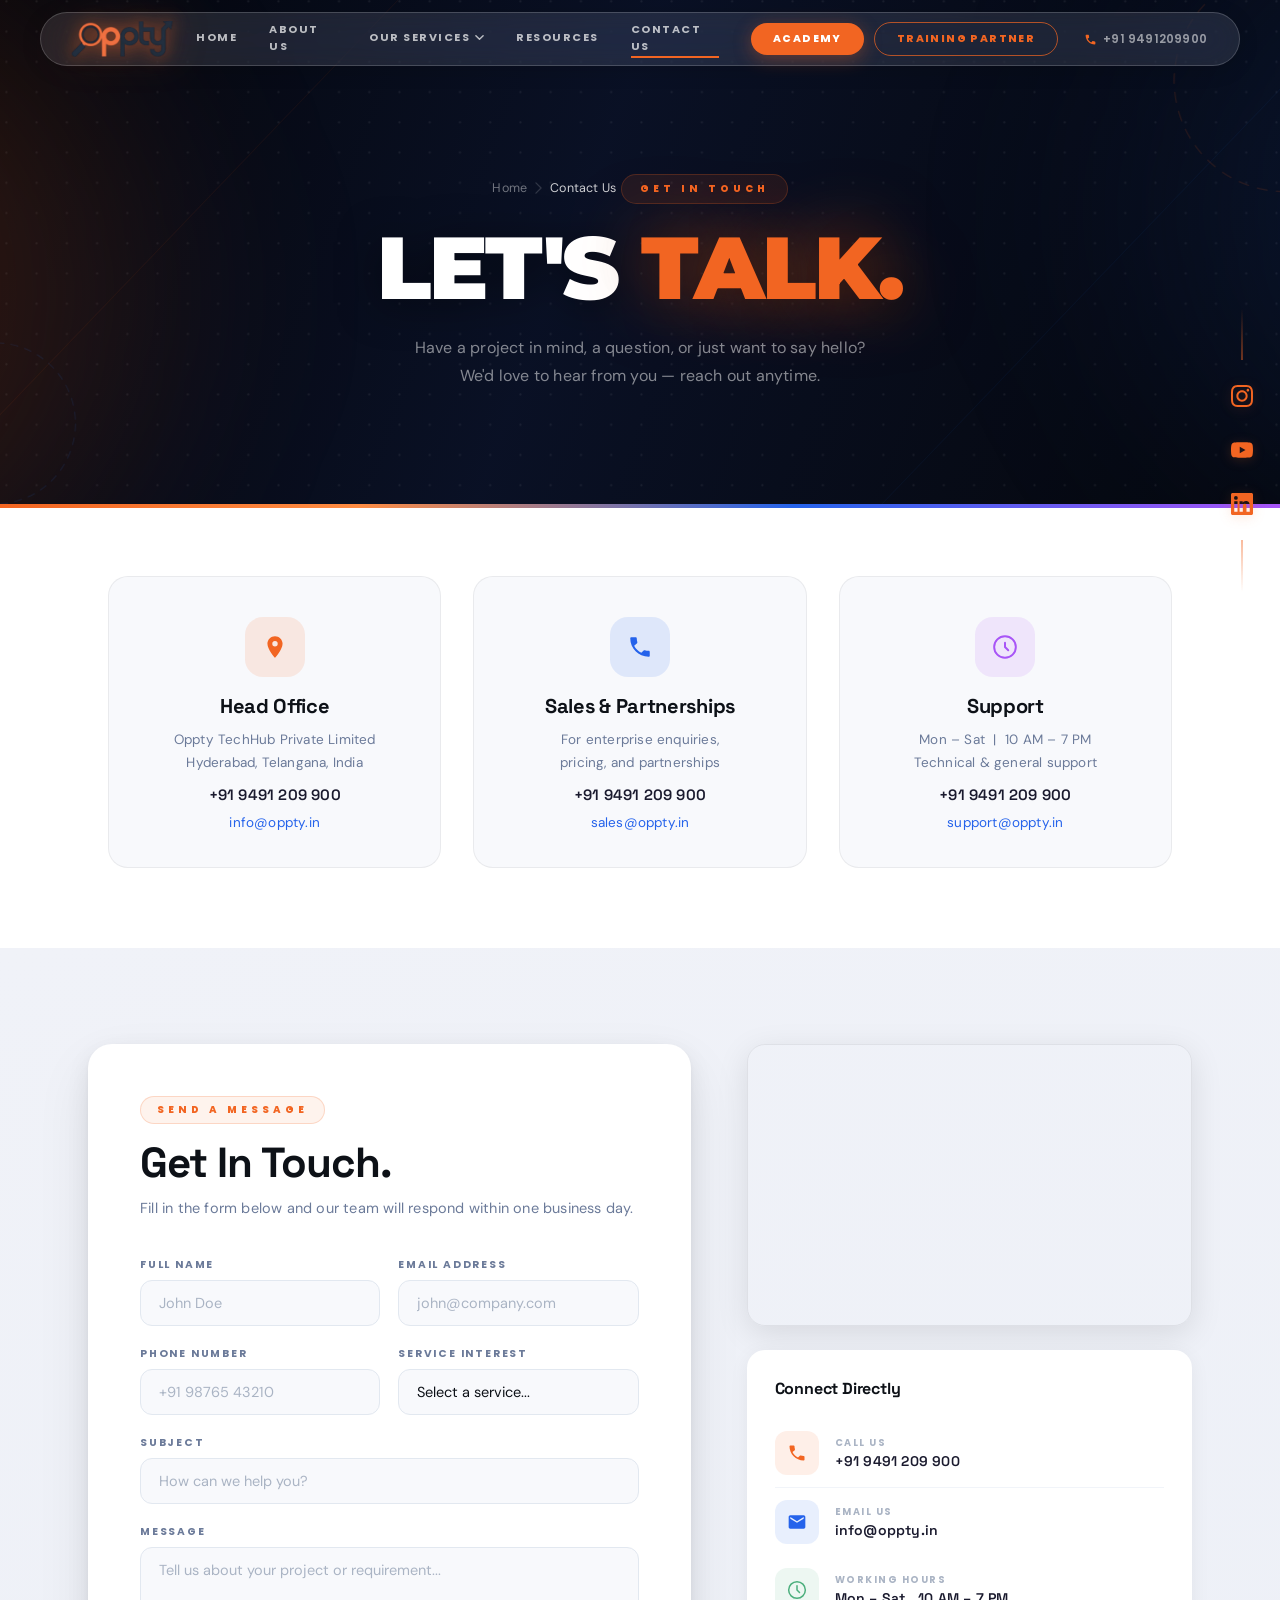
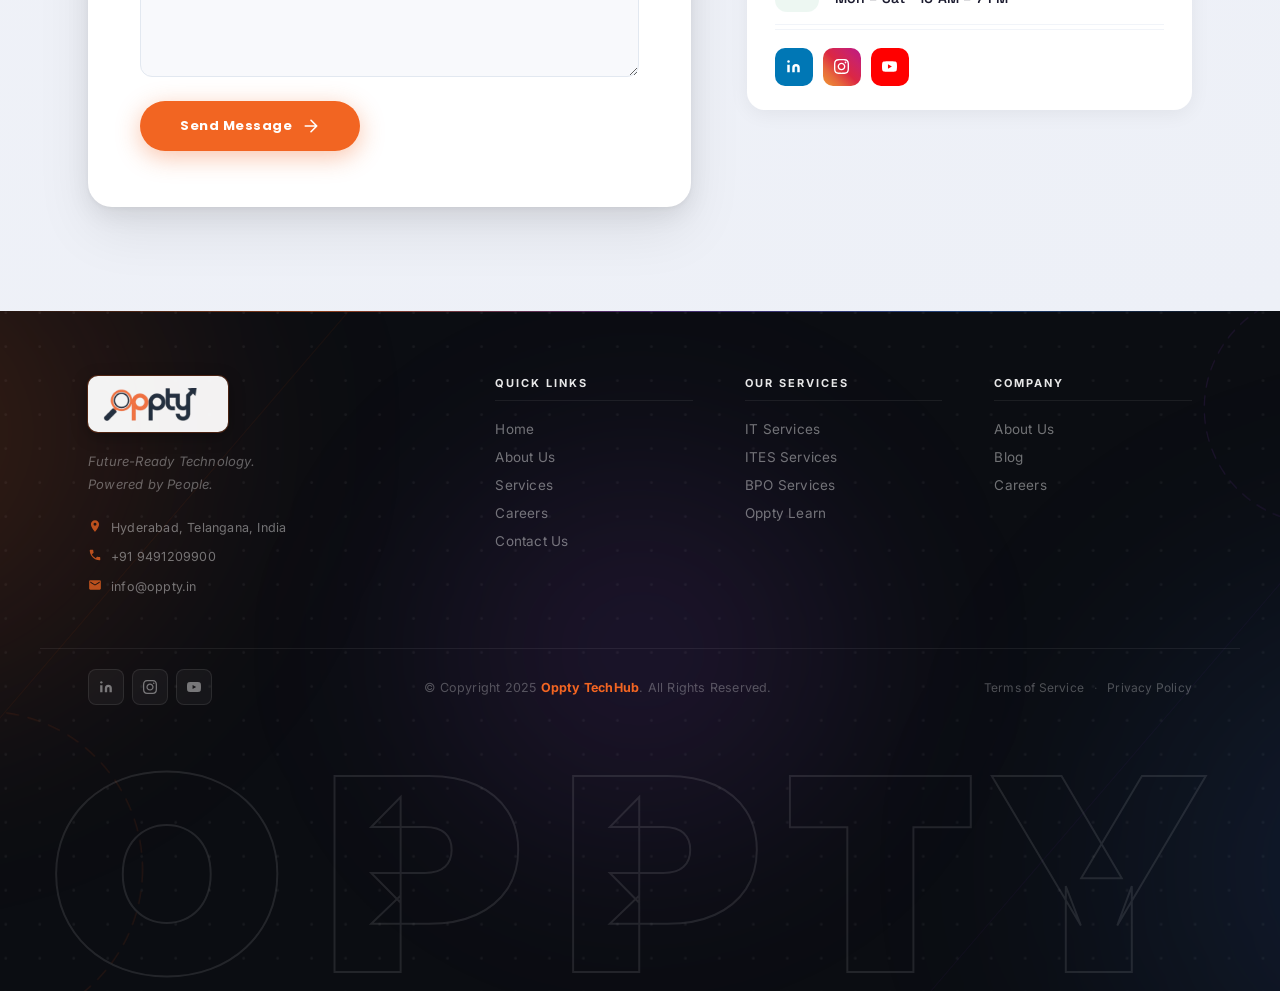
<file: HTML/contact.html>
<!DOCTYPE html>
<html lang="en">
<head>
  <meta charset="UTF-8" />
  <meta name="viewport" content="width=device-width, initial-scale=1.0" />
  <title>Contact Us – Oppty TechHub</title>
  <link rel="preconnect" href="https://fonts.googleapis.com" />
  <link rel="preconnect" href="https://fonts.gstatic.com" crossorigin />
  <link href="https://fonts.googleapis.com/css2?family=Inter:wght@300;400;500;600;700&family=Montserrat:wght@700;800;900&family=Poppins:wght@400;500;600;700;800&family=Space+Grotesk:wght@400;500;600;700&family=DM+Sans:ital,opsz,wght@0,9..40,300;0,9..40,400;0,9..40,500;1,9..40,400&display=swap" rel="stylesheet" />
  <link rel="stylesheet" href="../CSS/index.css" />
  <link rel="stylesheet" href="../CSS/contact.css" />
</head>
<body class="page-light">

  <!-- ── PAGE LOADER ── -->
  <div class="page-loader is-visible" id="pageLoader">
    <div class="page-loader__logo">
      <div class="page-loader__ring"></div>
      <div class="page-loader__ring"></div>
      <div class="page-loader__ring"></div>
      <img class="page-loader__img" src="../ASSETS/images/oppty.png" alt="Loading" />
    </div>
  </div>

  <!-- ══════════════════════════════════════
       FLOATING SOCIAL BAR
  ═══════════════════════════════════════ -->
  <div class="social-bar">
    <a href="https://www.instagram.com/opptytech?igsh=YTExdTBsc3Y4ejU2"
       target="_blank" rel="noopener" aria-label="Instagram" class="social-bar__link">
      <svg viewBox="0 0 24 24" fill="currentColor">
        <path d="M12 2.163c3.204 0 3.584.012 4.85.07 3.252.148 4.771 1.691 4.919 4.919.058 1.265.069 1.645.069 4.849 0 3.205-.012 3.584-.069 4.849-.149 3.225-1.664 4.771-4.919 4.919-1.266.058-1.644.07-4.85.07-3.204 0-3.584-.012-4.849-.07-3.26-.149-4.771-1.699-4.919-4.92-.058-1.265-.07-1.644-.07-4.849 0-3.204.013-3.583.07-4.849.149-3.227 1.664-4.771 4.919-4.919 1.266-.057 1.645-.069 4.849-.069zm0-2.163c-3.259 0-3.667.014-4.947.072-4.358.2-6.78 2.618-6.98 6.98-.059 1.281-.073 1.689-.073 4.948 0 3.259.014 3.668.072 4.948.2 4.358 2.618 6.78 6.98 6.98 1.281.058 1.689.072 4.948.072 3.259 0 3.668-.014 4.948-.072 4.354-.2 6.782-2.618 6.979-6.98.059-1.28.073-1.689.073-4.948 0-3.259-.014-3.667-.072-4.947-.196-4.354-2.617-6.78-6.979-6.98-1.281-.059-1.69-.073-4.949-.073zm0 5.838c-3.403 0-6.162 2.759-6.162 6.162s2.759 6.163 6.162 6.163 6.162-2.759 6.162-6.163c0-3.403-2.759-6.162-6.162-6.162zm0 10.162c-2.209 0-4-1.79-4-4 0-2.209 1.791-4 4-4s4 1.791 4 4c0 2.21-1.791 4-4 4zm6.406-11.845c-.796 0-1.441.645-1.441 1.44s.645 1.44 1.441 1.44c.795 0 1.439-.645 1.439-1.44s-.644-1.44-1.439-1.44z"/>
      </svg>
    </a>
    <a href="https://youtube.com/@mroppty?si=NbpyNIM-vkHyeLYM"
       target="_blank" rel="noopener" aria-label="YouTube" class="social-bar__link">
      <svg viewBox="0 0 24 24" fill="currentColor">
        <path d="M23.498 6.186a3.016 3.016 0 0 0-2.122-2.136C19.505 3.545 12 3.545 12 3.545s-7.505 0-9.377.505A3.017 3.017 0 0 0 .502 6.186C0 8.07 0 12 0 12s0 3.93.502 5.814a3.016 3.016 0 0 0 2.122 2.136c1.871.505 9.376.505 9.376.505s7.505 0 9.377-.505a3.015 3.015 0 0 0 2.122-2.136C24 15.93 24 12 24 12s0-3.93-.502-5.814zM9.545 15.568V8.432L15.818 12l-6.273 3.568z"/>
      </svg>
    </a>
    <a href="https://www.linkedin.com/company/opptytech/"
       target="_blank" rel="noopener" aria-label="LinkedIn" class="social-bar__link">
      <svg viewBox="0 0 24 24" fill="currentColor">
        <path d="M20.447 20.452h-3.554v-5.569c0-1.328-.027-3.037-1.852-3.037-1.853 0-2.136 1.445-2.136 2.939v5.667H9.351V9h3.414v1.561h.046c.477-.9 1.637-1.85 3.37-1.85 3.601 0 4.267 2.37 4.267 5.455v6.286zM5.337 7.433a2.062 2.062 0 0 1-2.063-2.065 2.064 2.064 0 1 1 2.063 2.065zm1.782 13.019H3.555V9h3.564v11.452zM22.225 0H1.771C.792 0 0 .774 0 1.729v20.542C0 23.227.792 24 1.771 24h20.451C23.2 24 24 23.227 24 22.271V1.729C24 .774 23.2 0 22.222 0h.003z"/>
      </svg>
    </a>
  </div>

  <!-- ══════════════════════════════════════
       NAVBAR
  ═══════════════════════════════════════ -->
  <header id="navbar">
    <div class="nav-inner">

      <!-- Logo -->
      <a href="../index.html" class="logo">
        <img class="logo-img" src="../ASSETS/images/oppty.png" alt="Oppty Logo" />
      </a>

      <!-- Desktop Navigation -->
      <nav>
        <a href="../index.html">Home</a>
        <a href="about.html">About Us</a>

        <div class="nav-dropdown">
          <a href="#"
             class="nav-dropdown__toggle"
             onclick="toggleNavDropdown(this); return false;">
            Our Services
            <svg class="nav-dropdown__arrow" viewBox="0 0 10 6" fill="none">
              <path d="M1 1l4 4 4-4" stroke="currentColor"
                    stroke-width="1.6" stroke-linecap="round" stroke-linejoin="round"/>
            </svg>
          </a>
          <ul class="nav-dropdown__menu">
            <li>
              <a href="IT_services.html">
                <span class="dd-icon dd-icon--blue">
                  <svg viewBox="0 0 24 24" fill="none">
                    <rect x="2" y="3" width="20" height="14" rx="2"
                          stroke="currentColor" stroke-width="1.6"/>
                    <path d="M8 21h8M12 17v4" stroke="currentColor"
                          stroke-width="1.6" stroke-linecap="round"/>
                  </svg>
                </span>
                <span class="dd-label">IT Services</span>
              </a>
            </li>
            <li>
              <a href="ITES_services.html">
                <span class="dd-icon dd-icon--orange">
                  <svg viewBox="0 0 24 24" fill="none">
                    <circle cx="12" cy="12" r="3"
                            stroke="currentColor" stroke-width="1.6"/>
                    <path d="M6.3 6.3a8 8 0 0 0 0 11.4M17.7 6.3a8 8 0 0 1 0 11.4"
                          stroke="currentColor" stroke-width="1.6" stroke-linecap="round"/>
                  </svg>
                </span>
                <span class="dd-label">ITES Services</span>
              </a>
            </li>
            <li>
              <a href="BPO.html">
                <span class="dd-icon dd-icon--green">
                  <svg viewBox="0 0 24 24" fill="none">
                    <path d="M17 21v-2a4 4 0 0 0-4-4H5a4 4 0 0 0-4 4v2"
                          stroke="currentColor" stroke-width="1.6" stroke-linecap="round"/>
                    <circle cx="9" cy="7" r="4"
                            stroke="currentColor" stroke-width="1.6"/>
                  </svg>
                </span>
                <span class="dd-label">BPO Services</span>
              </a>
            </li>
            <li>
              <a href="Oppty_learn.html">
                <span class="dd-icon dd-icon--purple">
                  <svg viewBox="0 0 24 24" fill="none">
                    <path d="M12 3L2 8l10 5 10-5-10-5z"
                          stroke="currentColor" stroke-width="1.6" stroke-linejoin="round"/>
                    <path d="M2 17l10 5 10-5M2 12l10 5 10-5"
                          stroke="currentColor" stroke-width="1.6"
                          stroke-linecap="round" stroke-linejoin="round"/>
                  </svg>
                </span>
                <span class="dd-label">Oppty Learn</span>
              </a>
            </li>
          </ul>
        </div>

        <a href="./resources.html">Resources</a>
        <a href="contact.html" class="ct-nav-active">Contact Us</a>
      </nav>

      <!-- Nav Actions -->
      <div class="nav-actions">
        <a href="#" class="btn btn-academy">Academy</a>
        <a href="#" class="btn btn-training">Training Partner</a>
        <a href="tel:+919491209900" class="phone-link">
          <svg viewBox="0 0 24 24" fill="currentColor">
            <path d="M6.6 10.8c1.4 2.8 3.8 5.1 6.6 6.6l2.2-2.2c.27-.27.67-.36 1.02-.24 1.12.37 2.33.57 3.58.57.55 0 1 .45 1 1V20c0 .55-.45 1-1 1-9.39 0-17-7.61-17-17 0-.55.45-1 1-1H8c.55 0 1 .45 1 1 0 1.25.2 2.45.57 3.57-.11.34-.03.74-.24 1.01L6.6 10.8z"/>
          </svg>
          +91 9491209900
        </a>
      </div>

      <!-- Hamburger -->
      <button class="hamburger" aria-label="Toggle menu" onclick="toggleMenu()">
        <span></span><span></span><span></span>
      </button>

    </div><!-- /.nav-inner -->

    <!-- Mobile Nav -->
    <div class="mobile-nav" id="mobileNav">
      <a href="../index.html">Home</a>
      <a href="about.html">About Us</a>

      <div class="mobile-dropdown">
        <button class="mobile-dropdown__toggle"
                onclick="toggleMobileDropdown(this)"
                aria-expanded="false">
          Our Services
          <svg class="mobile-dropdown__arrow" viewBox="0 0 10 6" fill="none">
            <path d="M1 1l4 4 4-4" stroke="currentColor"
                  stroke-width="1.6" stroke-linecap="round" stroke-linejoin="round"/>
          </svg>
        </button>
        <ul class="mobile-dropdown__menu">
          <li><a href="IT_services.html">IT Services</a></li>
          <li><a href="ITES_services.html">ITES Services</a></li>
          <li><a href="BPO.html">BPO Services</a></li>
          <li><a href="Oppty_learn.html">Oppty Learn</a></li>
        </ul>
      </div>

      <a href="./resources.html">Resources</a>
      <a href="contact.html">Contact Us</a>

      <div class="mobile-btns">
        <a href="#" class="btn btn-academy">Academy</a>
        <a href="#" class="btn btn-training">Training Partner</a>
      </div>
    </div><!-- /.mobile-nav -->

  </header>

  <!-- ══════════════════════════════════════
       HERO — dark cinematic
  ═══════════════════════════════════════ -->
  <section class="ct-hero">
    <div class="ct-hero__img" aria-hidden="true"></div>
    <div class="ct-hero__overlay" aria-hidden="true"></div>

    <div class="ct-hero__mesh" aria-hidden="true">
      <svg viewBox="0 0 1440 500" preserveAspectRatio="xMidYMid slice"
           xmlns="http://www.w3.org/2000/svg">
        <defs>
          <radialGradient id="cth-o" cx="15%" cy="55%" r="55%">
            <stop offset="0%"   stop-color="#f26522" stop-opacity="0.30"/>
            <stop offset="100%" stop-color="#f26522" stop-opacity="0"/>
          </radialGradient>
          <radialGradient id="cth-b" cx="85%" cy="45%" r="55%">
            <stop offset="0%"   stop-color="#2563eb" stop-opacity="0.22"/>
            <stop offset="100%" stop-color="#2563eb" stop-opacity="0"/>
          </radialGradient>
          <pattern id="cth-dot" x="0" y="0" width="30" height="30"
                   patternUnits="userSpaceOnUse">
            <circle cx="1.4" cy="1.4" r="1.1" fill="rgba(255,255,255,0.07)"/>
          </pattern>
        </defs>
        <rect width="1440" height="500" fill="url(#cth-dot)"/>
        <ellipse class="cth-orb cth-orb--1"
                 cx="150" cy="250" rx="500" ry="420" fill="url(#cth-o)"/>
        <ellipse class="cth-orb cth-orb--2"
                 cx="1290" cy="250" rx="480" ry="400" fill="url(#cth-b)"/>
        <circle class="cth-ring" cx="1360" cy="80" r="110" fill="none"
                stroke="rgba(242,101,34,0.15)" stroke-width="1.2"
                stroke-dasharray="11 8"/>
        <circle class="cth-ring cth-ring--rev" cx="80" cy="420" r="80" fill="none"
                stroke="rgba(59,130,246,0.13)" stroke-width="1"
                stroke-dasharray="8 6"/>
        <line x1="0"   y1="500" x2="480"  y2="0"
              stroke="rgba(242,101,34,0.06)" stroke-width="1"/>
        <line x1="960" y1="500" x2="1440" y2="0"
              stroke="rgba(59,130,246,0.05)" stroke-width="1"/>
      </svg>
    </div>

    <div class="ct-hero__content">
      <div class="ct-hero__bread">
        <a href="../index.html">Home</a>
        <svg viewBox="0 0 8 14" fill="none">
          <path d="M1 1l6 6-6 6" stroke="currentColor"
                stroke-width="1.5" stroke-linecap="round" stroke-linejoin="round"/>
        </svg>
        <span>Contact Us</span>
      </div>
      <p class="ct-hero__eyebrow">GET IN TOUCH</p>
      <h1 class="ct-hero__title">
        Let's <span class="ct-hero__accent">Talk.</span>
      </h1>
      <p class="ct-hero__sub">
        Have a project in mind, a question, or just want to say hello?<br/>
        We'd love to hear from you — reach out anytime.
      </p>
    </div>
  </section>

  <!-- ══════════════════════════════════════
       OFFICE CARDS STRIP
  ═══════════════════════════════════════ -->
  <section class="ct-offices">
    <div class="ct-offices__inner">

      <!-- Head Office -->
      <div class="ct-office-card">
        <div class="ct-office-card__icon ct-office-card__icon--orange">
          <svg viewBox="0 0 24 24" fill="none">
            <path d="M12 2C8.13 2 5 5.13 5 9c0 5.25 7 13 7 13s7-7.75 7-13c0-3.87-3.13-7-7-7zm0 9.5a2.5 2.5 0 1 1 0-5 2.5 2.5 0 0 1 0 5z"
                  fill="currentColor"/>
          </svg>
        </div>
        <h3 class="ct-office-card__city">Head Office</h3>
        <p class="ct-office-card__addr">
          Oppty TechHub Private Limited<br/>
          Hyderabad, Telangana, India
        </p>
        <a href="tel:+919491209900" class="ct-office-card__phone">+91 9491 209 900</a>
        <a href="mailto:info@oppty.in" class="ct-office-card__email">info@oppty.in</a>
      </div>

      <!-- Sales & Partnerships -->
      <div class="ct-office-card">
        <div class="ct-office-card__icon ct-office-card__icon--blue">
          <svg viewBox="0 0 24 24" fill="none">
            <path d="M6.6 10.8c1.4 2.8 3.8 5.1 6.6 6.6l2.2-2.2c.27-.27.67-.36 1.02-.24 1.12.37 2.33.57 3.58.57.55 0 1 .45 1 1V20c0 .55-.45 1-1 1-9.39 0-17-7.61-17-17 0-.55.45-1 1-1H8c.55 0 1 .45 1 1 0 1.25.2 2.45.57 3.57-.11.34-.03.74-.24 1.01L6.6 10.8z"
                  fill="currentColor"/>
          </svg>
        </div>
        <h3 class="ct-office-card__city">Sales &amp; Partnerships</h3>
        <p class="ct-office-card__addr">
          For enterprise enquiries,<br/>
          pricing, and partnerships
        </p>
        <a href="tel:+919491209900" class="ct-office-card__phone">+91 9491 209 900</a>
        <a href="mailto:sales@oppty.in" class="ct-office-card__email">sales@oppty.in</a>
      </div>

      <!-- Support -->
      <div class="ct-office-card">
        <div class="ct-office-card__icon ct-office-card__icon--purple">
          <svg viewBox="0 0 24 24" fill="none">
            <circle cx="12" cy="12" r="10"
                    stroke="currentColor" stroke-width="1.8"/>
            <path d="M12 8v4l3 3" stroke="currentColor"
                  stroke-width="1.8" stroke-linecap="round"/>
          </svg>
        </div>
        <h3 class="ct-office-card__city">Support</h3>
        <p class="ct-office-card__addr">
          Mon – Sat &nbsp;|&nbsp; 10 AM – 7 PM<br/>
          Technical &amp; general support
        </p>
        <a href="tel:+919491209900" class="ct-office-card__phone">+91 9491 209 900</a>
        <a href="mailto:support@oppty.in" class="ct-office-card__email">support@oppty.in</a>
      </div>

    </div>
  </section>

  <!-- ══════════════════════════════════════
       FORM + MAP
  ═══════════════════════════════════════ -->
  <section class="ct-main">
    <div class="ct-main__inner">

      <!-- ── Contact Form ── -->
      <div class="ct-form-wrap">
        <div class="ct-form-head">
          <p class="ct-form-label">SEND A MESSAGE</p>
          <h2 class="ct-form-title">Get In Touch.</h2>
          <p class="ct-form-sub">
            Fill in the form below and our team will respond within one business day.
          </p>
        </div>

        <form class="ct-form" id="contactForm" novalidate>
          <div class="ct-form-row">
            <div class="ct-fg">
              <label for="ct-name">Full Name</label>
              <input type="text" id="ct-name"
                     placeholder="John Doe" autocomplete="name"/>
            </div>
            <div class="ct-fg">
              <label for="ct-email">Email Address</label>
              <input type="email" id="ct-email"
                     placeholder="john@company.com" autocomplete="email"/>
            </div>
          </div>

          <div class="ct-form-row">
            <div class="ct-fg">
              <label for="ct-phone">Phone Number</label>
              <input type="tel" id="ct-phone"
                     placeholder="+91 98765 43210"/>
            </div>
            <div class="ct-fg">
              <label for="ct-service">Service Interest</label>
              <select id="ct-service">
                <option value="" disabled selected>Select a service...</option>
                <option>IT Services</option>
                <option>ITES Services</option>
                <option>BPO Services</option>
                <option>Oppty Learn</option>
                <option>General Enquiry</option>
              </select>
            </div>
          </div>

          <div class="ct-fg">
            <label for="ct-subject">Subject</label>
            <input type="text" id="ct-subject"
                   placeholder="How can we help you?"/>
          </div>

          <div class="ct-fg">
            <label for="ct-msg">Message</label>
            <textarea id="ct-msg" rows="5"
                      placeholder="Tell us about your project or requirement..."></textarea>
          </div>

          <button type="submit" class="ct-btn">
            Send Message
            <svg viewBox="0 0 22 22" fill="none">
              <path d="M4 11h14M11 4l7 7-7 7" stroke="currentColor"
                    stroke-width="2" stroke-linecap="round" stroke-linejoin="round"/>
            </svg>
          </button>

          <!-- Success message (hidden by default) -->
          <div class="ct-form-success" id="formSuccess" style="display:none;">
            <svg viewBox="0 0 24 24" fill="none">
              <circle cx="12" cy="12" r="10"
                      stroke="currentColor" stroke-width="2"/>
              <path d="M8 12l3 3 5-5" stroke="currentColor"
                    stroke-width="2" stroke-linecap="round" stroke-linejoin="round"/>
            </svg>
            <span>Thank you! We'll get back to you within one business day.</span>
          </div>

        </form>
      </div>

      <!-- ── Map + quick info ── -->
      <div class="ct-aside">

        <!-- Google Map -->
        <div class="ct-map">
          <iframe
            src="https://www.google.com/maps/embed?pb=!1m18!1m12!1m3!1d3805.1965388409144!2d78.3327813758126!3d17.498128999604173!2m3!1f0!2f0!3f0!3m2!1i1024!2i768!4f13.1!3m3!1m2!1s0x3bcb93d5ccaa5227%3A0xde534d4e3362e42b!2sOppty%20TechHub%20Private%20Limited!5e0!3m2!1sen!2sin!4v1781771371119!5m2!1sen!2sin"
            width="100%" height="280" style="border:0;"
            allowfullscreen="" loading="lazy"
            referrerpolicy="no-referrer-when-downgrade"
            title="Oppty TechHub Location">
          </iframe>
        </div>

        <!-- Quick Connect -->
        <div class="ct-quick">
          <h4 class="ct-quick__title">Connect Directly</h4>

          <a href="tel:+919491209900" class="ct-quick-item">
            <div class="ct-qi-icon ct-qi-icon--orange">
              <svg viewBox="0 0 24 24" fill="none">
                <path d="M6.6 10.8c1.4 2.8 3.8 5.1 6.6 6.6l2.2-2.2c.27-.27.67-.36 1.02-.24 1.12.37 2.33.57 3.58.57.55 0 1 .45 1 1V20c0 .55-.45 1-1 1-9.39 0-17-7.61-17-17 0-.55.45-1 1-1H8c.55 0 1 .45 1 1 0 1.25.2 2.45.57 3.57-.11.34-.03.74-.24 1.01L6.6 10.8z"
                      fill="currentColor"/>
              </svg>
            </div>
            <div>
              <span class="ct-qi-label">Call Us</span>
              <span class="ct-qi-value">+91 9491 209 900</span>
            </div>
          </a>

          <a href="mailto:info@oppty.in" class="ct-quick-item">
            <div class="ct-qi-icon ct-qi-icon--blue">
              <svg viewBox="0 0 24 24" fill="none">
                <path d="M20 4H4c-1.1 0-2 .9-2 2v12c0 1.1.9 2 2 2h16c1.1 0 2-.9 2-2V6c0-1.1-.9-2-2-2zm0 4l-8 5-8-5V6l8 5 8-5v2z"
                      fill="currentColor"/>
              </svg>
            </div>
            <div>
              <span class="ct-qi-label">Email Us</span>
              <span class="ct-qi-value">info@oppty.in</span>
            </div>
          </a>

          <div class="ct-quick-item ct-quick-item--nolink">
            <div class="ct-qi-icon ct-qi-icon--green">
              <svg viewBox="0 0 24 24" fill="none">
                <circle cx="12" cy="12" r="10"
                        stroke="currentColor" stroke-width="1.8"/>
                <path d="M12 7v5l3 3" stroke="currentColor"
                      stroke-width="1.8" stroke-linecap="round"/>
              </svg>
            </div>
            <div>
              <span class="ct-qi-label">Working Hours</span>
              <span class="ct-qi-value">Mon – Sat &nbsp; 10 AM – 7 PM</span>
            </div>
          </div>

          <!-- Social Icons -->
          <div class="ct-quick-socials">
            <a href="https://www.linkedin.com/company/opptytech/"
               target="_blank" aria-label="LinkedIn" class="ct-soc ct-soc--li">
              <svg viewBox="0 0 24 24" fill="currentColor">
                <path d="M16 8a6 6 0 0 1 6 6v7h-4v-7a2 2 0 0 0-2-2 2 2 0 0 0-2 2v7h-4v-7a6 6 0 0 1 6-6zM2 9h4v12H2z"/>
                <circle cx="4" cy="4" r="2"/>
              </svg>
            </a>
            <a href="https://www.instagram.com/opptytech"
               target="_blank" aria-label="Instagram" class="ct-soc ct-soc--ig">
              <svg viewBox="0 0 24 24" fill="currentColor">
                <path d="M12 2.163c3.204 0 3.584.012 4.85.07 3.252.148 4.771 1.691 4.919 4.919.058 1.265.069 1.645.069 4.849 0 3.205-.012 3.584-.069 4.849-.149 3.225-1.664 4.771-4.919 4.919-1.266.058-1.644.07-4.85.07-3.204 0-3.584-.012-4.849-.07-3.26-.149-4.771-1.699-4.919-4.92-.058-1.265-.07-1.644-.07-4.849 0-3.204.013-3.583.07-4.849.149-3.227 1.664-4.771 4.919-4.919 1.266-.057 1.645-.069 4.849-.069zm0-2.163c-3.259 0-3.667.014-4.947.072-4.358.2-6.78 2.618-6.98 6.98-.059 1.281-.073 1.689-.073 4.948 0 3.259.014 3.668.072 4.948.2 4.358 2.618 6.78 6.98 6.98 1.281.058 1.689.072 4.948.072 3.259 0 3.668-.014 4.948-.072 4.354-.2 6.782-2.618 6.979-6.98.059-1.28.073-1.689.073-4.948 0-3.259-.014-3.667-.072-4.947-.196-4.354-2.617-6.78-6.979-6.98-1.281-.059-1.69-.073-4.949-.073zm0 5.838c-3.403 0-6.162 2.759-6.162 6.162s2.759 6.163 6.162 6.163 6.162-2.759 6.162-6.163c0-3.403-2.759-6.162-6.162-6.162zm0 10.162c-2.209 0-4-1.79-4-4 0-2.209 1.791-4 4-4s4 1.791 4 4c0 2.21-1.791 4-4 4zm6.406-11.845c-.796 0-1.441.645-1.441 1.44s.645 1.44 1.441 1.44c.795 0 1.439-.645 1.439-1.44s-.644-1.44-1.439-1.44z"/>
              </svg>
            </a>
            <a href="https://youtube.com/@mroppty"
               target="_blank" aria-label="YouTube" class="ct-soc ct-soc--yt">
              <svg viewBox="0 0 24 24" fill="currentColor">
                <path d="M23.498 6.186a3.016 3.016 0 0 0-2.122-2.136C19.505 3.545 12 3.545 12 3.545s-7.505 0-9.377.505A3.017 3.017 0 0 0 .502 6.186C0 8.07 0 12 0 12s0 3.93.502 5.814a3.016 3.016 0 0 0 2.122 2.136c1.871.505 9.376.505 9.376.505s7.505 0 9.377-.505a3.015 3.015 0 0 0 2.122-2.136C24 15.93 24 12 24 12s0-3.93-.502-5.814zM9.545 15.568V8.432L15.818 12l-6.273 3.568z"/>
              </svg>
            </a>
          </div>

        </div>
      </div>

    </div>
  </section>

  <!-- ══════════════════════════════════════
       FOOTER
  ═══════════════════════════════════════ -->
  <footer class="footer">
    <div class="footer-bg" aria-hidden="true">
      <svg class="footer-bg-svg" viewBox="0 0 1440 560"
           preserveAspectRatio="xMidYMid slice"
           xmlns="http://www.w3.org/2000/svg">
        <defs>
          <radialGradient id="fo1-ct" cx="50%" cy="50%" r="50%">
            <stop offset="0%"   stop-color="#f26522" stop-opacity="0.22"/>
            <stop offset="100%" stop-color="#f26522" stop-opacity="0"/>
          </radialGradient>
          <radialGradient id="fo2-ct" cx="50%" cy="50%" r="50%">
            <stop offset="0%"   stop-color="#3b82f6" stop-opacity="0.16"/>
            <stop offset="100%" stop-color="#3b82f6" stop-opacity="0"/>
          </radialGradient>
          <radialGradient id="fo3-ct" cx="50%" cy="50%" r="50%">
            <stop offset="0%"   stop-color="#a855f7" stop-opacity="0.14"/>
            <stop offset="100%" stop-color="#a855f7" stop-opacity="0"/>
          </radialGradient>
          <pattern id="fdots-ct" x="0" y="0" width="28" height="28"
                   patternUnits="userSpaceOnUse">
            <circle cx="1.4" cy="1.4" r="1.1" fill="rgba(255,255,255,0.05)"/>
          </pattern>
        </defs>
        <rect width="1440" height="560" fill="url(#fdots-ct)"/>
        <ellipse class="fo fo--1" cx="100"  cy="100" rx="340" ry="320" fill="url(#fo1-ct)"/>
        <ellipse class="fo fo--2" cx="1360" cy="460" rx="360" ry="340" fill="url(#fo2-ct)"/>
        <ellipse class="fo fo--3" cx="720"  cy="280" rx="260" ry="240" fill="url(#fo3-ct)"/>
        <circle class="fr fr--a" cx="180"  cy="460" r="130" fill="none"
                stroke="rgba(242,101,34,0.12)" stroke-width="1" stroke-dasharray="11 7"/>
        <circle class="fr fr--b" cx="1280" cy="80"  r="95"  fill="none"
                stroke="rgba(168,85,247,0.12)"  stroke-width="1" stroke-dasharray="9 6"/>
        <line x1="0"   y1="560" x2="480"  y2="0"
              stroke="rgba(242,101,34,0.05)" stroke-width="1"/>
        <line x1="960" y1="560" x2="1440" y2="0"
              stroke="rgba(168,85,247,0.04)" stroke-width="1"/>
      </svg>
    </div>

    <div class="footer-topline"></div>

    <div class="footer-main">
      <div class="footer-brand">
        <a href="../index.html" class="footer-logo-wrap">
          <div class="footer-logo-icon">
            <img src="../ASSETS/images/oppty.png" alt="Oppty Logo"/>
          </div>
        </a>
        <p class="footer-tagline">Future-Ready Technology.<br/>Powered by People.</p>
        <div class="footer-contact-list">
          <p class="footer-contact-item">
            <svg viewBox="0 0 24 24" fill="none">
              <path d="M12 2C8.13 2 5 5.13 5 9c0 5.25 7 13 7 13s7-7.75 7-13c0-3.87-3.13-7-7-7zm0 9.5a2.5 2.5 0 1 1 0-5 2.5 2.5 0 0 1 0 5z"
                    fill="currentColor"/>
            </svg>
            Hyderabad, Telangana, India
          </p>
          <p class="footer-contact-item">
            <svg viewBox="0 0 24 24" fill="none">
              <path d="M6.6 10.8c1.4 2.8 3.8 5.1 6.6 6.6l2.2-2.2c.27-.27.67-.36 1.02-.24 1.12.37 2.33.57 3.58.57.55 0 1 .45 1 1V20c0 .55-.45 1-1 1-9.39 0-17-7.61-17-17 0-.55.45-1 1-1H8c.55 0 1 .45 1 1 0 1.25.2 2.45.57 3.57-.11.34-.03.74-.24 1.01L6.6 10.8z"
                    fill="currentColor"/>
            </svg>
            <a href="tel:+919491209900">+91 9491209900</a>
          </p>
          <p class="footer-contact-item">
            <svg viewBox="0 0 24 24" fill="none">
              <path d="M20 4H4c-1.1 0-2 .9-2 2v12c0 1.1.9 2 2 2h16c1.1 0 2-.9 2-2V6c0-1.1-.9-2-2-2zm0 4l-8 5-8-5V6l8 5 8-5v2z"
                    fill="currentColor"/>
            </svg>
            <a href="mailto:info@oppty.in">info@oppty.in</a>
          </p>
        </div>
      </div>

      <div class="footer-col">
        <h4 class="footer-col-heading">Quick Links</h4>
        <ul class="footer-nav">
          <li><a href="../index.html">Home</a></li>
          <li><a href="about.html">About Us</a></li>
          <li><a href="#">Services</a></li>
          <li><a href="#">Careers</a></li>
          <li><a href="contact.html">Contact Us</a></li>
        </ul>
      </div>

      <div class="footer-col">
        <h4 class="footer-col-heading">Our Services</h4>
        <ul class="footer-nav">
          <li><a href="IT_services.html">IT Services</a></li>
          <li><a href="ITES_services.html">ITES Services</a></li>
          <li><a href="BPO.html">BPO Services</a></li>
          <li><a href="Oppty_learn.html">Oppty Learn</a></li>
        </ul>
      </div>

      <div class="footer-col">
        <h4 class="footer-col-heading">Company</h4>
        <ul class="footer-nav">
          <li><a href="about.html">About Us</a></li>
          <li><a href="#">Blog</a></li>
          <li><a href="#">Careers</a></li>
        </ul>
      </div>
    </div>

    <div class="footer-mid-divider"></div>

    <div class="footer-bottom">
      <div class="footer-socials">
        <a href="https://www.linkedin.com/company/opptytech/"
           target="_blank" aria-label="LinkedIn" class="fsoc">
          <svg viewBox="0 0 24 24" fill="currentColor">
            <path d="M16 8a6 6 0 0 1 6 6v7h-4v-7a2 2 0 0 0-2-2 2 2 0 0 0-2 2v7h-4v-7a6 6 0 0 1 6-6zM2 9h4v12H2z"/>
            <circle cx="4" cy="4" r="2"/>
          </svg>
        </a>
        <a href="https://www.instagram.com/opptytech"
           target="_blank" aria-label="Instagram" class="fsoc">
          <svg viewBox="0 0 24 24" fill="currentColor">
            <path d="M12 2.163c3.204 0 3.584.012 4.85.07 3.252.148 4.771 1.691 4.919 4.919.058 1.265.069 1.645.069 4.849 0 3.205-.012 3.584-.069 4.849-.149 3.225-1.664 4.771-4.919 4.919-1.266.058-1.644.07-4.85.07-3.204 0-3.584-.012-4.849-.07-3.26-.149-4.771-1.699-4.919-4.92-.058-1.265-.07-1.644-.07-4.849 0-3.204.013-3.583.07-4.849.149-3.227 1.664-4.771 4.919-4.919 1.266-.057 1.645-.069 4.849-.069zm0-2.163c-3.259 0-3.667.014-4.947.072-4.358.2-6.78 2.618-6.98 6.98-.059 1.281-.073 1.689-.073 4.948 0 3.259.014 3.668.072 4.948.2 4.358 2.618 6.78 6.98 6.98 1.281.058 1.689.072 4.948.072 3.259 0 3.668-.014 4.948-.072 4.354-.2 6.782-2.618 6.979-6.98.059-1.28.073-1.689.073-4.948 0-3.259-.014-3.667-.072-4.947-.196-4.354-2.617-6.78-6.979-6.98-1.281-.059-1.69-.073-4.949-.073zm0 5.838c-3.403 0-6.162 2.759-6.162 6.162s2.759 6.163 6.162 6.163 6.162-2.759 6.162-6.163c0-3.403-2.759-6.162-6.162-6.162zm0 10.162c-2.209 0-4-1.79-4-4 0-2.209 1.791-4 4-4s4 1.791 4 4c0 2.21-1.791 4-4 4zm6.406-11.845c-.796 0-1.441.645-1.441 1.44s.645 1.44 1.441 1.44c.795 0 1.439-.645 1.439-1.44s-.644-1.44-1.439-1.44z"/>
          </svg>
        </a>
        <a href="https://youtube.com/@mroppty"
           target="_blank" aria-label="YouTube" class="fsoc">
          <svg viewBox="0 0 24 24" fill="currentColor">
            <path d="M23.498 6.186a3.016 3.016 0 0 0-2.122-2.136C19.505 3.545 12 3.545 12 3.545s-7.505 0-9.377.505A3.017 3.017 0 0 0 .502 6.186C0 8.07 0 12 0 12s0 3.93.502 5.814a3.016 3.016 0 0 0 2.122 2.136c1.871.505 9.376.505 9.376.505s7.505 0 9.377-.505a3.015 3.015 0 0 0 2.122-2.136C24 15.93 24 12 24 12s0-3.93-.502-5.814zM9.545 15.568V8.432L15.818 12l-6.273 3.568z"/>
          </svg>
        </a>
      </div>

      <p class="footer-copy">
        &copy; Copyright 2025 <strong>Oppty TechHub</strong>. All Rights Reserved.
      </p>

      <div class="footer-legal">
        <a href="#">Terms of Service</a>
        <span class="fl-sep">&middot;</span>
        <a href="#">Privacy Policy</a>
      </div>
    </div>

    <div class="footer-watermark" aria-hidden="true">OPPTY</div>
  </footer>

  <!-- ══════════════════════════════════════
       SCRIPTS — all fixed & clean
  ═══════════════════════════════════════ -->
  <script>
    // Navbar scroll
    const navbar = document.getElementById('navbar');
    const heroSection = document.querySelector('.ct-hero');
    window.addEventListener('scroll', function() {
        var heroH = heroSection ? heroSection.offsetHeight : 0;
        navbar.classList.toggle('scrolled', window.scrollY > 40);
        navbar.classList.toggle('past-hero', window.scrollY > heroH - 60);
    });

    // Mobile menu toggle
    function toggleMenu() {
        document.getElementById('mobileNav').classList.toggle('open');
    }

    // Desktop dropdown toggle
    function toggleNavDropdown(el) {
        var dd = el.closest('.nav-dropdown');
        document.querySelectorAll('.nav-dropdown').forEach(function(d) {
            if (d !== dd) d.classList.remove('open');
        });
        dd.classList.toggle('open');
    }

    // Close dropdown when clicking outside
    document.addEventListener('click', function(e) {
        if (!e.target.closest('.nav-dropdown')) {
            document.querySelectorAll('.nav-dropdown').forEach(function(d) {
                d.classList.remove('open');
            });
        }
    });

    // Mobile dropdown toggle
    function toggleMobileDropdown(btn) {
        var expanded = btn.getAttribute('aria-expanded') === 'true';
        btn.setAttribute('aria-expanded', !expanded);
        btn.closest('.mobile-dropdown').classList.toggle('open');
    }
</script>

  <script>
  /* ── Page Loader on Nav Clicks ── */
  (function() {
    var loader = document.getElementById('pageLoader');
    if (!loader) return;
    function showLoaderAndGo(href) {
      loader.classList.add('is-visible');
      setTimeout(function() { window.location.href = href; }, 600);
    }
    document.addEventListener('click', function(e) {
      var link = e.target.closest('a');
      if (!link) return;
      var href = link.getAttribute('href');
      if (!href) return;
      if (href.startsWith('#') || href.startsWith('tel:') || href.startsWith('mailto:') ||
          link.target === '_blank' || href.startsWith('http')) return;
      if (link.pathname === window.location.pathname && !link.hash) return;
      e.preventDefault();
      showLoaderAndGo(href);
    });
    window.addEventListener('load', function() {
      setTimeout(function() {
        loader.classList.add('is-exiting');
        loader.classList.remove('is-visible');
        setTimeout(function() { loader.classList.remove('is-exiting'); }, 400);
      }, 500);
    });
    setTimeout(function() { loader.classList.remove('is-visible'); }, 1500);
  })();
  </script>

</body>
</html>
</file>
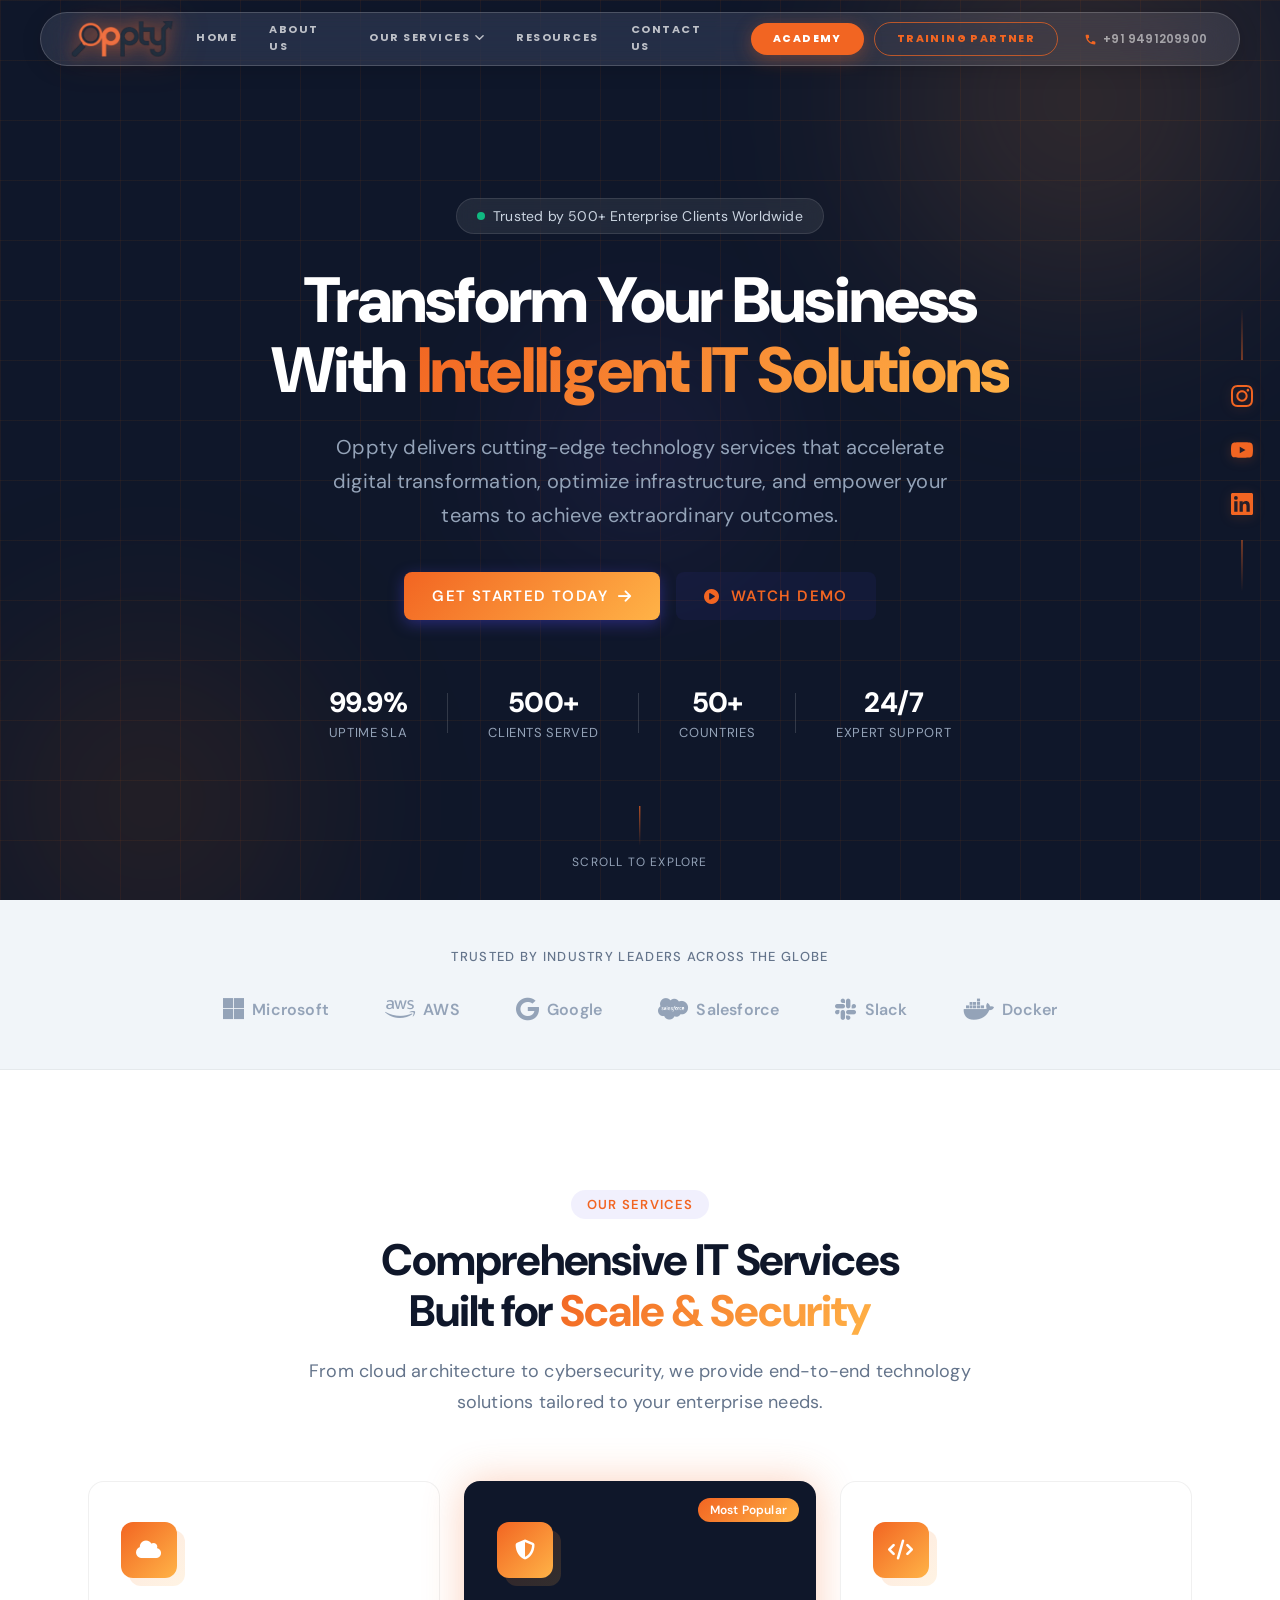
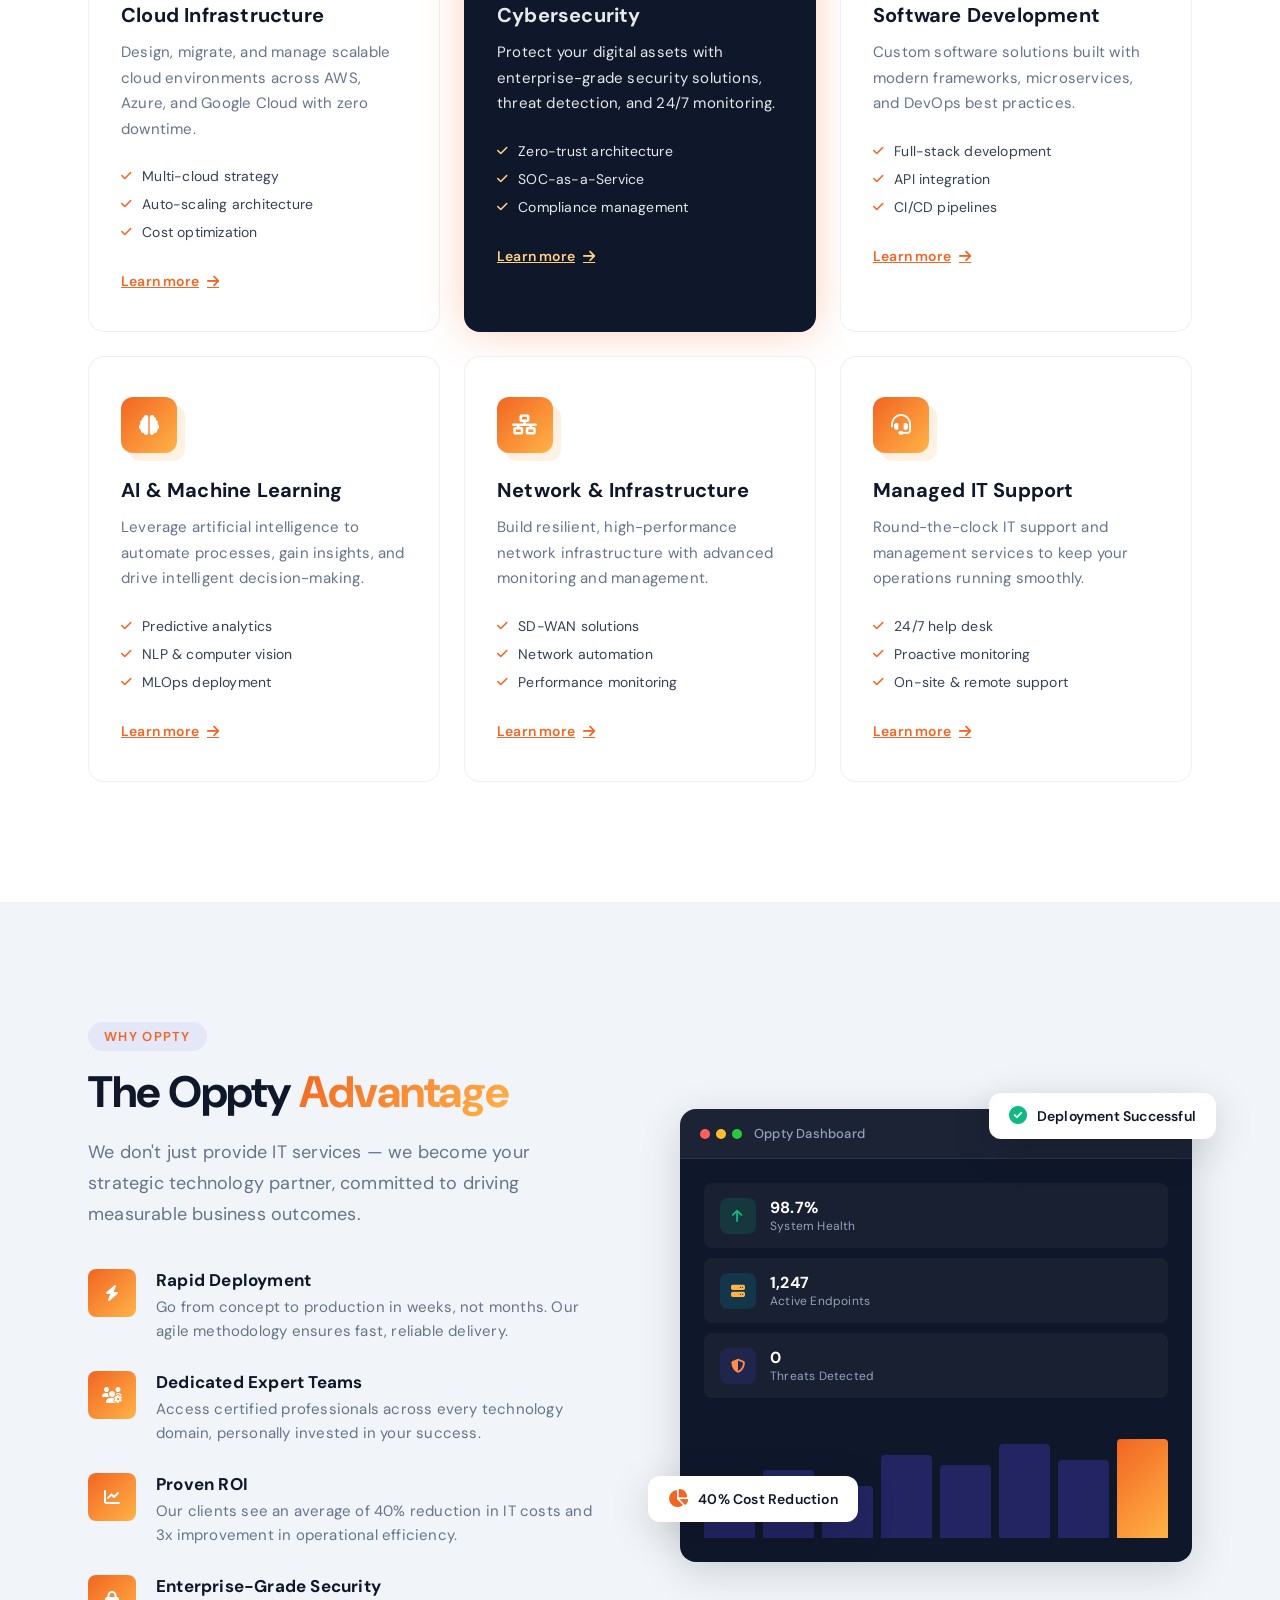
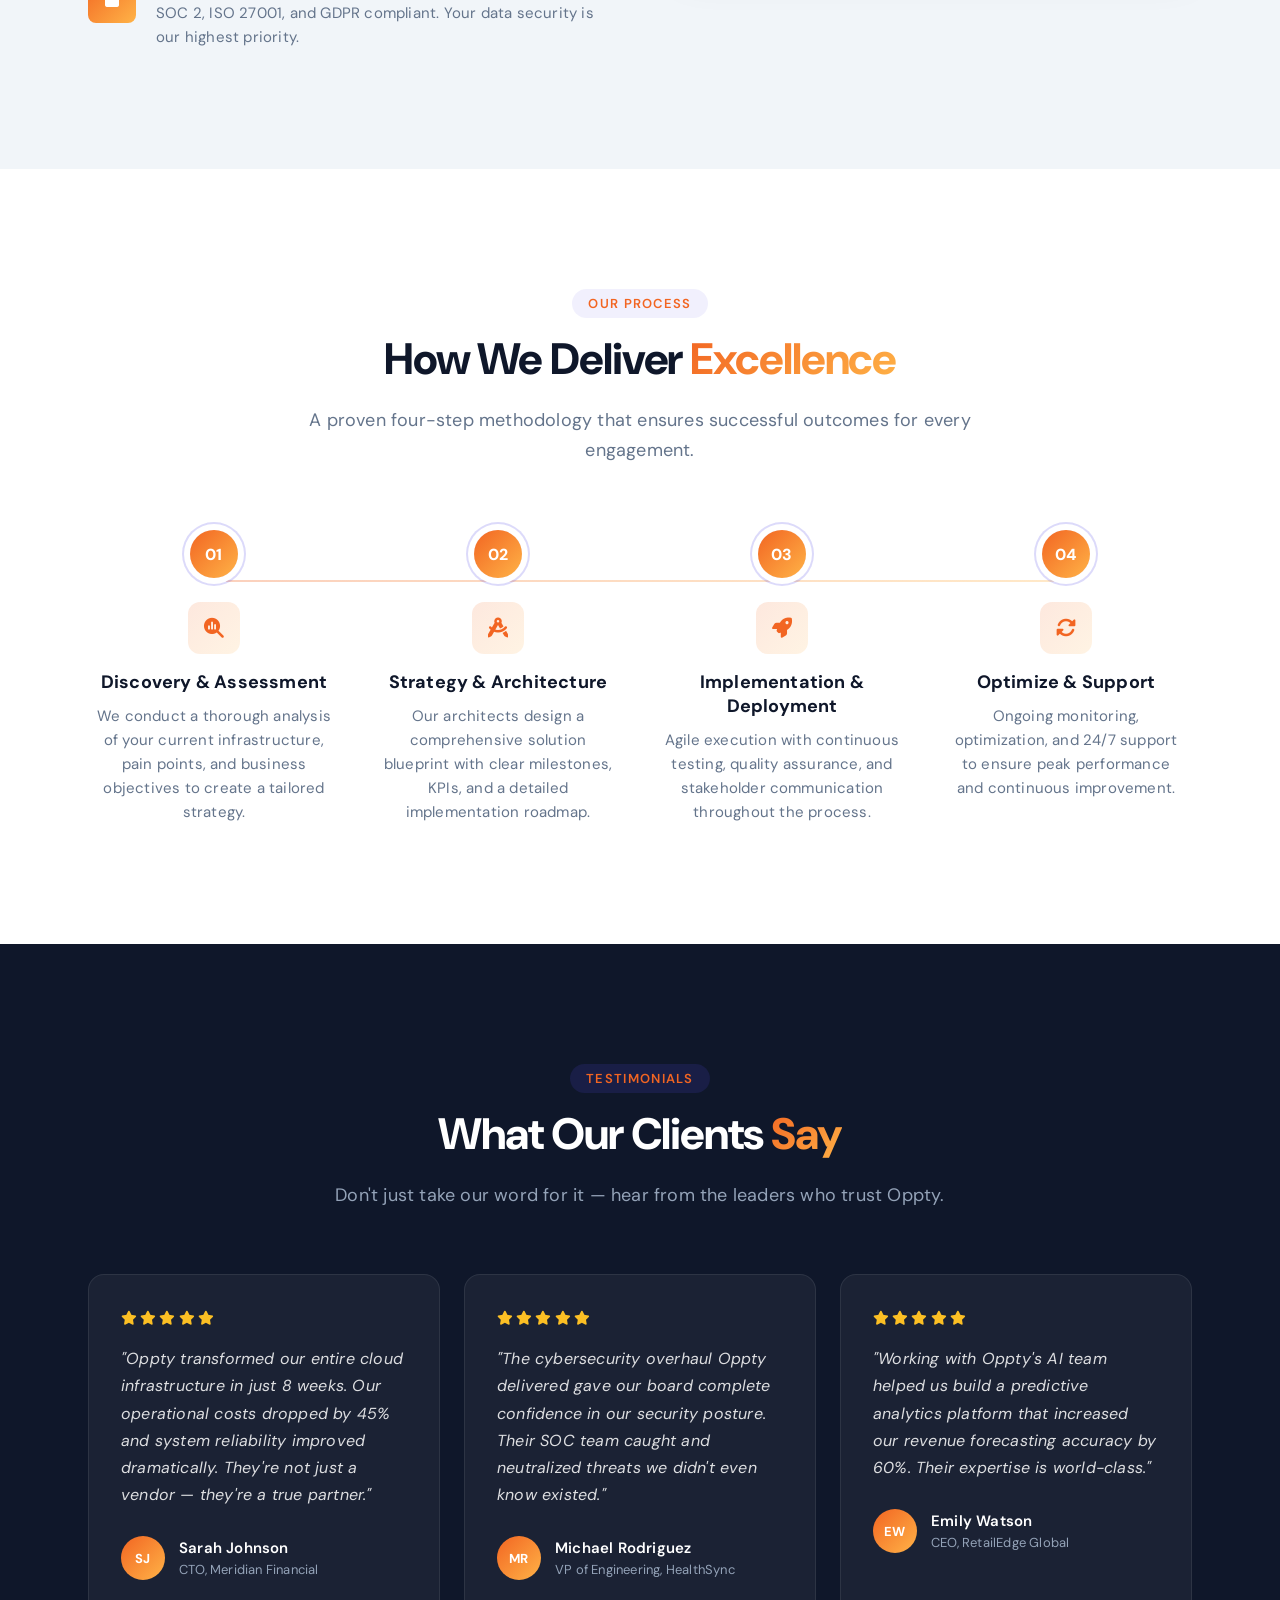
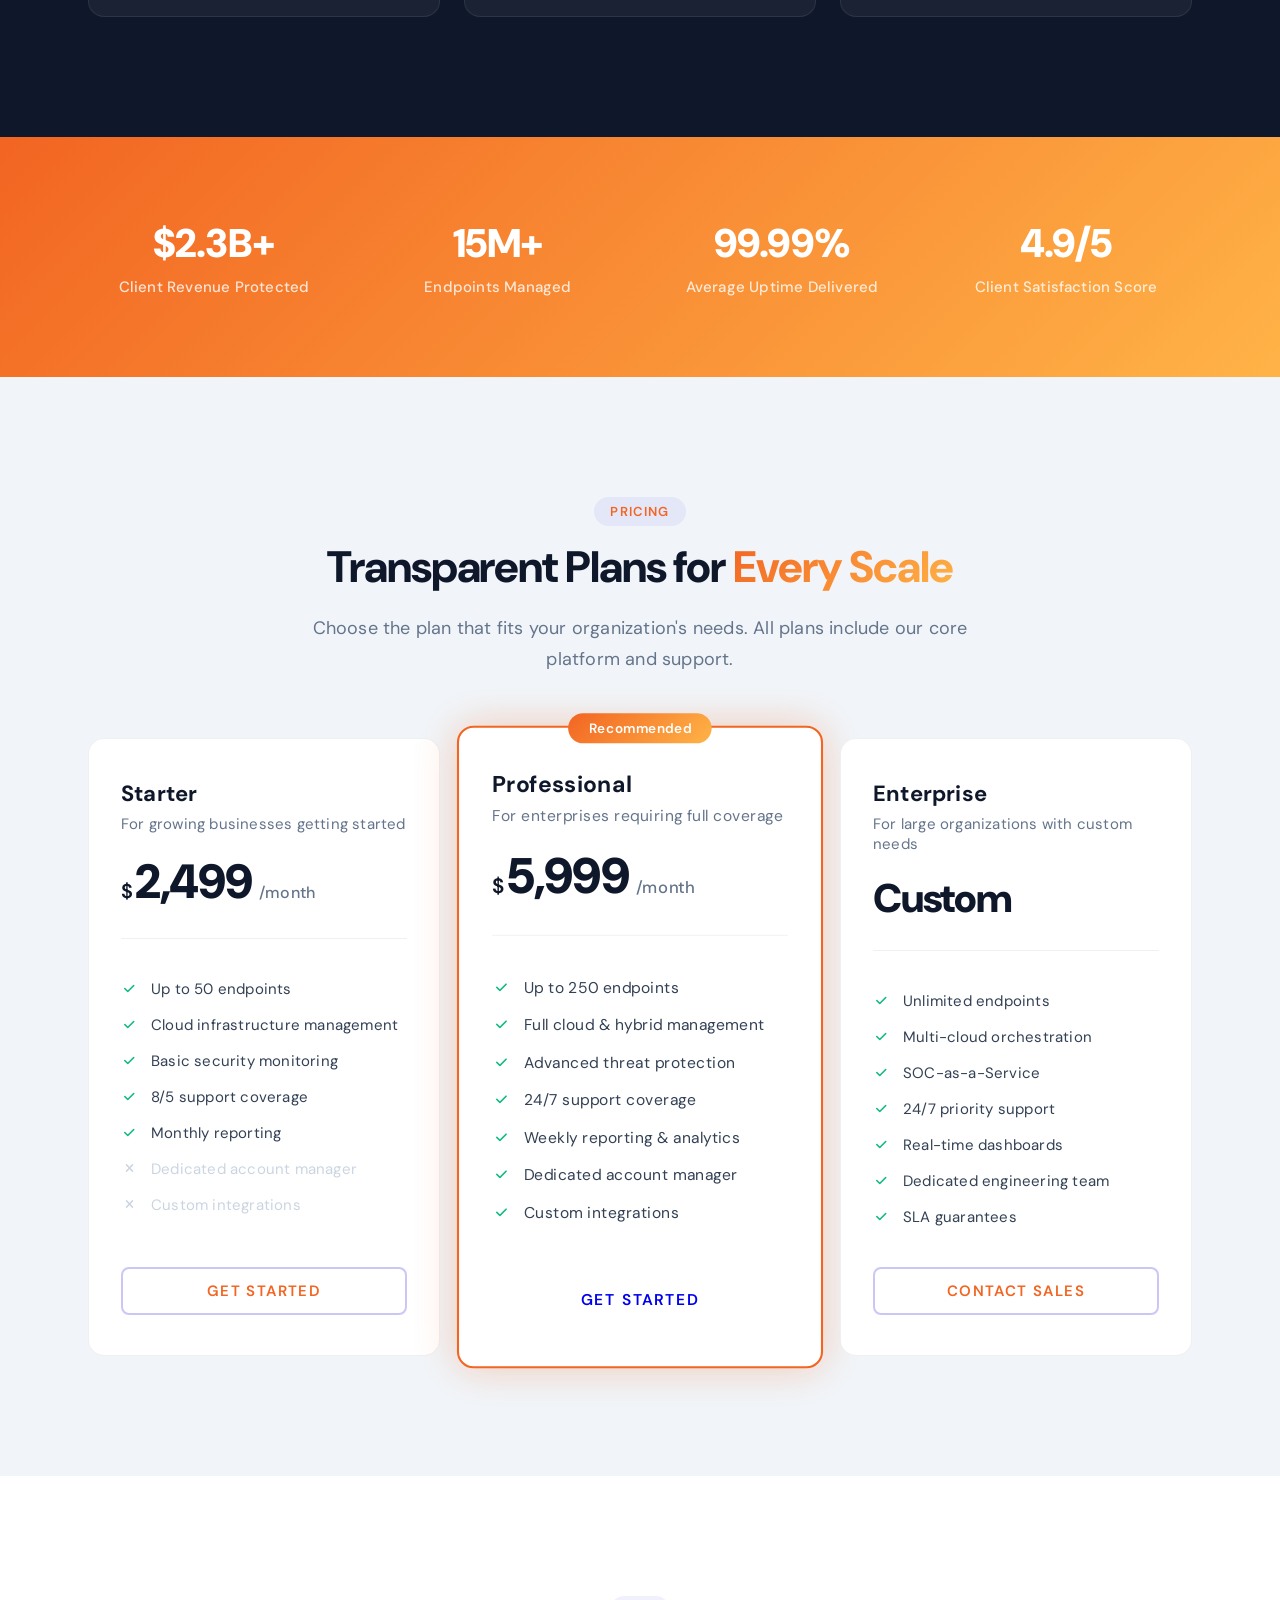
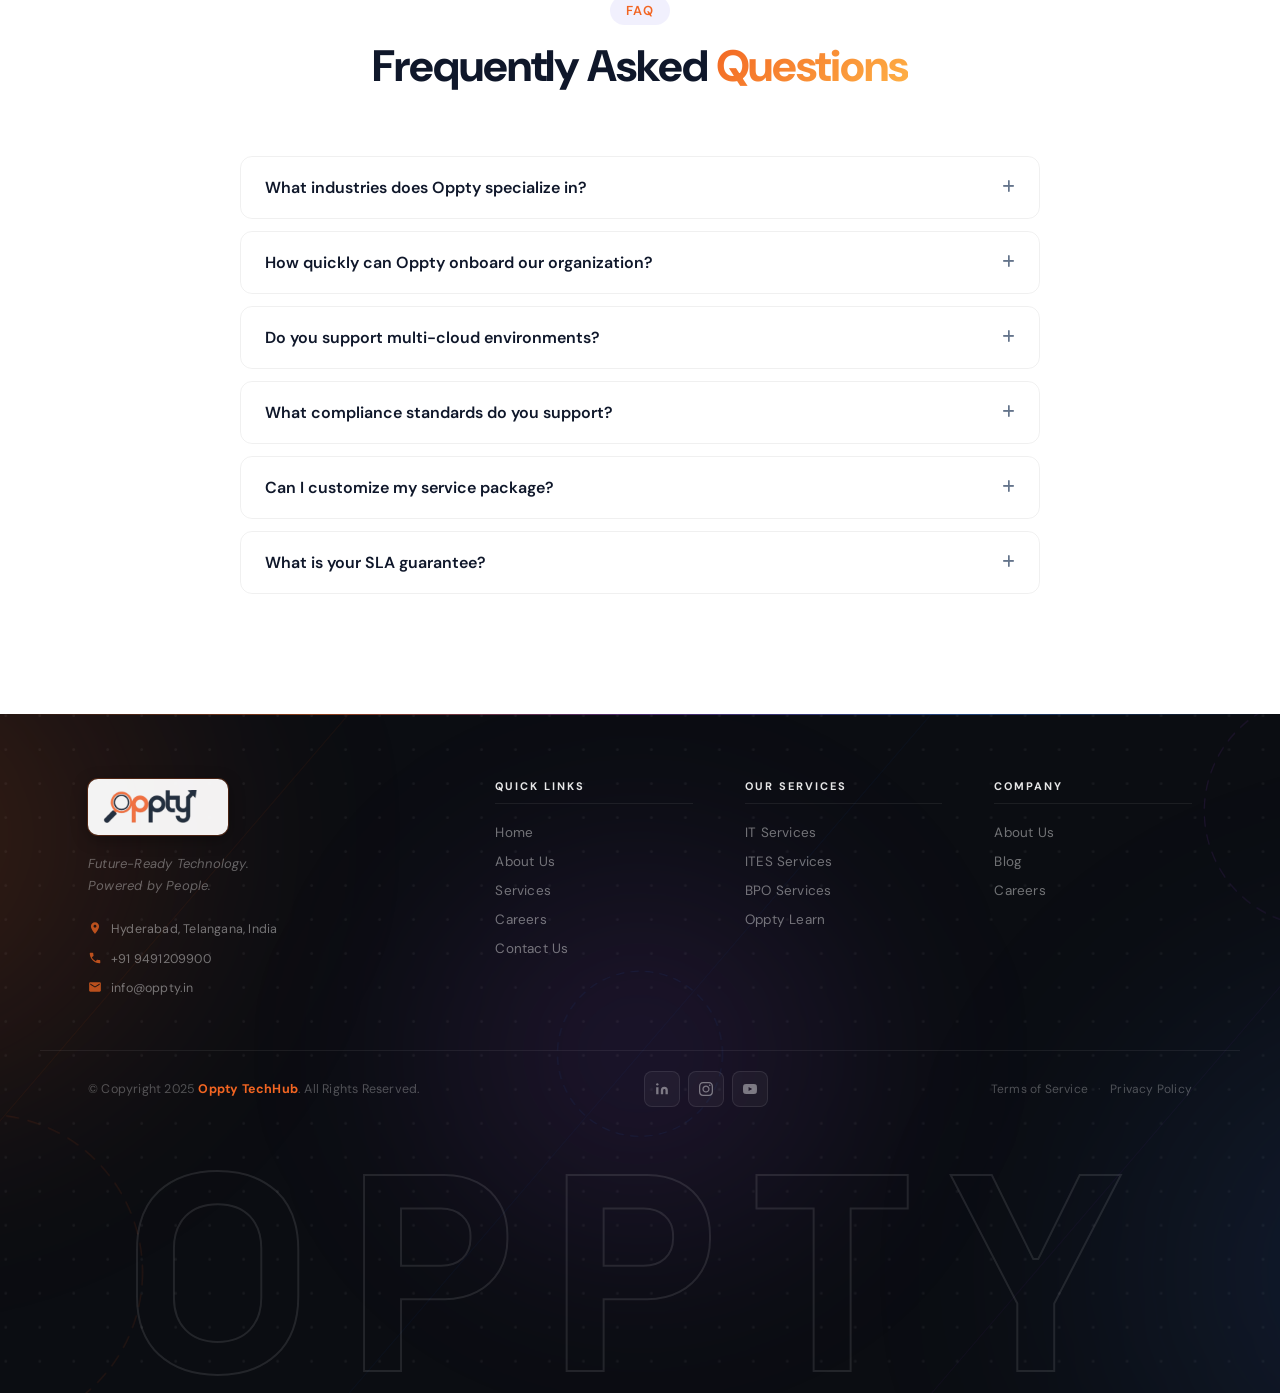
<file: HTML/IT_services.html>
<!DOCTYPE html>
<html lang="en">
<head>
  <meta charset="UTF-8" />
  <meta name="viewport" content="width=device-width, initial-scale=1.0" />
  <title>Oppty – Future-Ready Technology</title>
  <link rel="preconnect" href="https://fonts.googleapis.com" />
  <link rel="preconnect" href="https://fonts.gstatic.com" crossorigin />
  <link href="https://fonts.googleapis.com/css2?family=Space+Grotesk:wght@400;500;600;700;800&family=DM+Sans:ital,opsz,wght@0,9..40,300;0,9..40,400;0,9..40,500;0,9..40,600;0,9..40,700;1,9..40,400&family=Poppins:wght@400;500;600;700;800&display=swap" rel="stylesheet" />
  <link rel="stylesheet" href="../CSS/IT_services.css" />
  <link rel="stylesheet" href="https://cdnjs.cloudflare.com/ajax/libs/font-awesome/6.5.0/css/all.min.css" />
  <link rel="icon" href="">
  <style>
  .page-loader{position:fixed;inset:0;z-index:99999;display:flex;align-items:center;justify-content:center;background:#080a0c;pointer-events:none;opacity:0;visibility:hidden;transition:opacity .35s ease,visibility .35s ease}
  .page-loader.is-visible{opacity:1;visibility:visible;pointer-events:all}
  .page-loader.is-exiting{opacity:0;transition:opacity .4s ease}
  .page-loader__logo{position:relative;width:140px;height:140px;filter:drop-shadow(0 0 20px rgba(242,101,34,.5)) drop-shadow(0 0 60px rgba(242,101,34,.25))}
  .page-loader__ring{position:absolute;inset:0;border-radius:50%;border:3px solid transparent;border-top-color:#f26522;animation:loaderSpin .9s linear infinite}
  .page-loader__ring:nth-child(2){inset:12px;border-top-color:rgba(59,130,246,.6);animation-duration:1.4s;animation-direction:reverse}
  .page-loader__ring:nth-child(3){inset:24px;border-top-color:rgba(242,101,34,.35);animation-duration:1.8s}
  .page-loader__img{position:absolute;inset:30px;width:calc(100% - 60px);height:calc(100% - 60px);object-fit:contain;animation:loaderPulse 1.2s ease-in-out infinite}
  @keyframes loaderSpin{to{transform:rotate(360deg)}}
  @keyframes loaderPulse{0%,100%{transform:scale(1);opacity:1}50%{transform:scale(1.08);opacity:.8}}
  </style>
</head>
<body>

  <!-- ── PAGE LOADER ── -->
  <div class="page-loader is-visible" id="pageLoader">
    <div class="page-loader__logo">
      <div class="page-loader__ring"></div>
      <div class="page-loader__ring"></div>
      <div class="page-loader__ring"></div>
      <img class="page-loader__img" src="../ASSETS/images/oppty.png" alt="Loading" />
    </div>
  </div>

  <!-- ── FLOATING SOCIAL BAR ── -->
  <div class="social-bar">
    <a href="https://www.instagram.com/opptytech?igsh=YTExdTBsc3Y4ejU2" target="_blank" rel="noopener" aria-label="Instagram" class="social-bar__link">
      <svg viewBox="0 0 24 24" fill="currentColor">
        <path d="M12 2.163c3.204 0 3.584.012 4.85.07 3.252.148 4.771 1.691 4.919 4.919.058 1.265.069 1.645.069 4.849 0 3.205-.012 3.584-.069 4.849-.149 3.225-1.664 4.771-4.919 4.919-1.266.058-1.644.07-4.85.07-3.204 0-3.584-.012-4.849-.07-3.26-.149-4.771-1.699-4.919-4.92-.058-1.265-.07-1.644-.07-4.849 0-3.204.013-3.583.07-4.849.149-3.227 1.664-4.771 4.919-4.919 1.266-.057 1.645-.069 4.849-.069zm0-2.163c-3.259 0-3.667.014-4.947.072-4.358.2-6.78 2.618-6.98 6.98-.059 1.281-.073 1.689-.073 4.948 0 3.259.014 3.668.072 4.948.2 4.358 2.618 6.78 6.98 6.98 1.281.058 1.689.072 4.948.072 3.259 0 3.668-.014 4.948-.072 4.354-.2 6.782-2.618 6.979-6.98.059-1.28.073-1.689.073-4.948 0-3.259-.014-3.667-.072-4.947-.196-4.354-2.617-6.78-6.979-6.98-1.281-.059-1.69-.073-4.949-.073zm0 5.838c-3.403 0-6.162 2.759-6.162 6.162s2.759 6.163 6.162 6.163 6.162-2.759 6.162-6.163c0-3.403-2.759-6.162-6.162-6.162zm0 10.162c-2.209 0-4-1.79-4-4 0-2.209 1.791-4 4-4s4 1.791 4 4c0 2.21-1.791 4-4 4zm6.406-11.845c-.796 0-1.441.645-1.441 1.44s.645 1.44 1.441 1.44c.795 0 1.439-.645 1.439-1.44s-.644-1.44-1.439-1.44z"/>
      </svg>
    </a>
    <a href="https://youtube.com/@mroppty?si=NbpyNIM-vkHyeLYM" target="_blank" rel="noopener" aria-label="YouTube" class="social-bar__link">
      <svg viewBox="0 0 24 24" fill="currentColor">
        <path d="M23.498 6.186a3.016 3.016 0 0 0-2.122-2.136C19.505 3.545 12 3.545 12 3.545s-7.505 0-9.377.505A3.017 3.017 0 0 0 .502 6.186C0 8.07 0 12 0 12s0 3.93.502 5.814a3.016 3.016 0 0 0 2.122 2.136c1.871.505 9.376.505 9.376.505s7.505 0 9.377-.505a3.015 3.015 0 0 0 2.122-2.136C24 15.93 24 12 24 12s0-3.93-.502-5.814zM9.545 15.568V8.432L15.818 12l-6.273 3.568z"/>
      </svg>
    </a>
    <a href="https://www.linkedin.com/company/opptytech/" target="_blank" rel="noopener" aria-label="LinkedIn" class="social-bar__link">
      <svg viewBox="0 0 24 24" fill="currentColor">
        <path d="M20.447 20.452h-3.554v-5.569c0-1.328-.027-3.037-1.852-3.037-1.853 0-2.136 1.445-2.136 2.939v5.667H9.351V9h3.414v1.561h.046c.477-.9 1.637-1.85 3.37-1.85 3.601 0 4.267 2.37 4.267 5.455v6.286zM5.337 7.433a2.062 2.062 0 0 1-2.063-2.065 2.064 2.064 0 1 1 2.063 2.065zm1.782 13.019H3.555V9h3.564v11.452zM22.225 0H1.771C.792 0 0 .774 0 1.729v20.542C0 23.227.792 24 1.771 24h20.451C23.2 24 24 23.227 24 22.271V1.729C24 .774 23.2 0 22.222 0h.003z"/>
      </svg>
    </a>
  </div>

  <!-- ── NAVBAR ── -->
  <header id="navbar">
    <div class="nav-inner">

      <a href="../index.html" class="logo">
        <img class="logo-img" src="../ASSETS/images/oppty.png" alt="Oppty Logo" />
      </a>

      <nav>
        <a href="../index.html">Home</a>
        <a href="./about.html">About Us</a>
        <div class="nav-dropdown">
          <a href="#" class="nav-dropdown__toggle nav-active" onclick="toggleNavDropdown(this); return false;">Our Services
            <svg class="nav-dropdown__arrow" viewBox="0 0 10 6" fill="none" xmlns="http://www.w3.org/2000/svg">
              <path d="M1 1l4 4 4-4" stroke="currentColor" stroke-width="1.6" stroke-linecap="round" stroke-linejoin="round"/>
            </svg>
          </a>
          <ul class="nav-dropdown__menu">
            <li><a href="IT_services.html">
              <span class="dd-icon dd-icon--blue">
                <svg viewBox="0 0 24 24" fill="none"><rect x="2" y="3" width="20" height="14" rx="2" stroke="currentColor" stroke-width="1.6"/><path d="M8 21h8M12 17v4" stroke="currentColor" stroke-width="1.6" stroke-linecap="round"/></svg>
              </span>
              <span class="dd-label">IT Services</span>
            </a></li>
            <li><a href="./ITES_services.html">
              <span class="dd-icon dd-icon--orange">
                <svg viewBox="0 0 24 24" fill="none"><circle cx="12" cy="12" r="3" stroke="currentColor" stroke-width="1.6"/><path d="M6.3 6.3a8 8 0 0 0 0 11.4M17.7 6.3a8 8 0 0 1 0 11.4" stroke="currentColor" stroke-width="1.6" stroke-linecap="round"/></svg>
              </span>
              <span class="dd-label">ITES Services</span>
            </a></li>
            <li><a href="./BPO.html">
              <span class="dd-icon dd-icon--green">
                <svg viewBox="0 0 24 24" fill="none"><path d="M17 21v-2a4 4 0 0 0-4-4H5a4 4 0 0 0-4 4v2" stroke="currentColor" stroke-width="1.6" stroke-linecap="round"/><circle cx="9" cy="7" r="4" stroke="currentColor" stroke-width="1.6"/><path d="M23 21v-2a4 4 0 0 0-3-3.87M16 3.13a4 4 0 0 1 0 7.75" stroke="currentColor" stroke-width="1.6" stroke-linecap="round"/></svg>
              </span>
              <span class="dd-label">BPO Services</span>
            </a></li>
            <li><a href="./Oppty_learn.html">
              <span class="dd-icon dd-icon--purple">
                <svg viewBox="0 0 24 24" fill="none"><path d="M12 3L2 8l10 5 10-5-10-5z" stroke="currentColor" stroke-width="1.6" stroke-linejoin="round"/><path d="M2 17l10 5 10-5M2 12l10 5 10-5" stroke="currentColor" stroke-width="1.6" stroke-linecap="round" stroke-linejoin="round"/></svg>
              </span>
              <span class="dd-label">Oppty Learn</span>
            </a></li>
          </ul>
        </div>
        <a href="./resources.html">Resources</a>
        <a href="./contact.html">Contact Us</a>
      </nav>

      <div class="nav-actions">
        <a href="#" class="btn btn-academy">Academy</a>
        <a href="#" class="btn btn-training">Training Partner</a>
        <a href="tel:+919491209900" class="phone-link">
          <svg viewBox="0 0 24 24" fill="currentColor">
            <path d="M6.6 10.8c1.4 2.8 3.8 5.1 6.6 6.6l2.2-2.2c.27-.27.67-.36 1.02-.24 1.12.37 2.33.57 3.58.57.55 0 1 .45 1 1V20c0 .55-.45 1-1 1-9.39 0-17-7.61-17-17 0-.55.45-1 1-1H8c.55 0 1 .45 1 1 0 1.25.2 2.45.57 3.57-.11.34-.03.74-.24 1.01L6.6 10.8z"/>
          </svg>
          +91 9491209900
        </a>
      </div>

      <button class="hamburger" aria-label="Toggle menu" onclick="toggleMenu()">
        <span></span><span></span><span></span>
      </button>
    </div>

    <div class="mobile-nav" id="mobileNav">
      <a href="../index.html">Home</a>
      <a href="#">About Us</a>
      <div class="mobile-dropdown">
        <button class="mobile-dropdown__toggle" onclick="toggleMobileDropdown(this)" aria-expanded="false">
          Our Services
          <svg class="mobile-dropdown__arrow" viewBox="0 0 10 6" fill="none">
            <path d="M1 1l4 4 4-4" stroke="currentColor" stroke-width="1.6" stroke-linecap="round" stroke-linejoin="round"/>
          </svg>
        </button>
        <ul class="mobile-dropdown__menu">
          <li><a href="IT_services.html">IT Services</a></li>
          <li><a href="ites-services.html">ITES Services</a></li>
          <li><a href="bpo-services.html">BPO Services</a></li>
          <li><a href="oppty-learn.html">Oppty Learn</a></li>
        </ul>
      </div>
      <a href="#">Contact Us</a>
      <a href="#">Careers</a>
      <div class="mobile-btns">
        <a href="#" class="btn btn-academy">Academy</a>
        <a href="#" class="btn btn-training">Training Partner</a>
      </div>
    </div>
  </header>

  <!-- HERO SECTION -->
    <section class="hero">
        <div class="hero-bg-elements">
            <div class="hero-gradient-orb orb-1"></div>
            <div class="hero-gradient-orb orb-2"></div>
            <div class="hero-gradient-orb orb-3"></div>
            <div class="grid-overlay"></div>
        </div>
        <div class="container hero-content">
            <div class="hero-badge">
                <span class="badge-dot"></span>
                <span>Trusted by 500+ Enterprise Clients Worldwide</span>
            </div>
            <h1 class="hero-title">
                Transform Your Business With
                <span class="gradient-text">Intelligent IT Solutions</span>
            </h1>
            <p class="hero-subtitle">
                Oppty delivers cutting-edge technology services that accelerate digital transformation,
                optimize infrastructure, and empower your teams to achieve extraordinary outcomes.
            </p>
            <div class="hero-cta-group">
                <a href="#contact" class="btn btn-primary">
                    <span>Get Started Today</span>
                    <i class="fas fa-arrow-right"></i>
                </a>
                <a href="#services" class="btn btn-secondary">
                    <i class="fas fa-play-circle"></i>
                    <span>Watch Demo</span>
                </a>
            </div>
            <div class="hero-stats">
                <div class="stat-item">
                    <span class="stat-number" data-count="99.9">99.9%</span>
                    <span class="stat-label">Uptime SLA</span>
                </div>
                <div class="stat-divider"></div>
                <div class="stat-item">
                    <span class="stat-number" data-count="500">500+</span>
                    <span class="stat-label">Clients Served</span>
                </div>
                <div class="stat-divider"></div>
                <div class="stat-item">
                    <span class="stat-number" data-count="50">50+</span>
                    <span class="stat-label">Countries</span>
                </div>
                <div class="stat-divider"></div>
                <div class="stat-item">
                    <span class="stat-number" data-count="24">24/7</span>
                    <span class="stat-label">Expert Support</span>
                </div>
            </div>
        </div>
        <div class="hero-scroll-indicator">
            <div class="scroll-line"></div>
            <span>Scroll to explore</span>
        </div>
    </section>

    <!-- CLIENTS / TRUST BAR -->
    <section class="trust-bar">
        <div class="container">
            <p class="trust-label">Trusted by industry leaders across the globe</p>
            <div class="trust-logos">
                <div class="logo-item"><i class="fab fa-microsoft"></i><span>Microsoft</span></div>
                <div class="logo-item"><i class="fab fa-aws"></i><span>AWS</span></div>
                <div class="logo-item"><i class="fab fa-google"></i><span>Google</span></div>
                <div class="logo-item"><i class="fab fa-salesforce"></i><span>Salesforce</span></div>
                <div class="logo-item"><i class="fab fa-slack"></i><span>Slack</span></div>
                <div class="logo-item"><i class="fab fa-docker"></i><span>Docker</span></div>
            </div>
        </div>
    </section>

    <!-- SERVICES SECTION -->
    <section class="services" id="services">
        <div class="container">
            <div class="section-header">
                <span class="section-tag">Our Services</span>
                <h2 class="section-title">Comprehensive IT Services <br>Built for <span class="gradient-text">Scale & Security</span></h2>
                <p class="section-desc">From cloud architecture to cybersecurity, we provide end-to-end technology solutions tailored to your enterprise needs.</p>
            </div>
            <div class="services-grid">
                <div class="service-card">
                    <div class="service-icon-wrapper">
                        <div class="service-icon">
                            <i class="fas fa-cloud"></i>
                        </div>
                        <div class="service-icon-bg"></div>
                    </div>
                    <h3>Cloud Infrastructure</h3>
                    <p>Design, migrate, and manage scalable cloud environments across AWS, Azure, and Google Cloud with zero downtime.</p>
                    <ul class="service-features">
                        <li><i class="fas fa-check"></i> Multi-cloud strategy</li>
                        <li><i class="fas fa-check"></i> Auto-scaling architecture</li>
                        <li><i class="fas fa-check"></i> Cost optimization</li>
                    </ul>
                    <a href="#" class="service-link">
                        <span>Learn more</span>
                        <i class="fas fa-arrow-right"></i>
                    </a>
                </div>

                <div class="service-card featured">
                    <div class="featured-badge">Most Popular</div>
                    <div class="service-icon-wrapper">
                        <div class="service-icon">
                            <i class="fas fa-shield-halved"></i>
                        </div>
                        <div class="service-icon-bg"></div>
                    </div>
                    <h3>Cybersecurity</h3>
                    <p>Protect your digital assets with enterprise-grade security solutions, threat detection, and 24/7 monitoring.</p>
                    <ul class="service-features">
                        <li><i class="fas fa-check"></i> Zero-trust architecture</li>
                        <li><i class="fas fa-check"></i> SOC-as-a-Service</li>
                        <li><i class="fas fa-check"></i> Compliance management</li>
                    </ul>
                    <a href="#" class="service-link">
                        <span>Learn more</span>
                        <i class="fas fa-arrow-right"></i>
                    </a>
                </div>

                <div class="service-card">
                    <div class="service-icon-wrapper">
                        <div class="service-icon">
                            <i class="fas fa-code"></i>
                        </div>
                        <div class="service-icon-bg"></div>
                    </div>
                    <h3>Software Development</h3>
                    <p>Custom software solutions built with modern frameworks, microservices, and DevOps best practices.</p>
                    <ul class="service-features">
                        <li><i class="fas fa-check"></i> Full-stack development</li>
                        <li><i class="fas fa-check"></i> API integration</li>
                        <li><i class="fas fa-check"></i> CI/CD pipelines</li>
                    </ul>
                    <a href="#" class="service-link">
                        <span>Learn more</span>
                        <i class="fas fa-arrow-right"></i>
                    </a>
                </div>

                <div class="service-card">
                    <div class="service-icon-wrapper">
                        <div class="service-icon">
                            <i class="fas fa-brain"></i>
                        </div>
                        <div class="service-icon-bg"></div>
                    </div>
                    <h3>AI & Machine Learning</h3>
                    <p>Leverage artificial intelligence to automate processes, gain insights, and drive intelligent decision-making.</p>
                    <ul class="service-features">
                        <li><i class="fas fa-check"></i> Predictive analytics</li>
                        <li><i class="fas fa-check"></i> NLP & computer vision</li>
                        <li><i class="fas fa-check"></i> MLOps deployment</li>
                    </ul>
                    <a href="#" class="service-link">
                        <span>Learn more</span>
                        <i class="fas fa-arrow-right"></i>
                    </a>
                </div>

                <div class="service-card">
                    <div class="service-icon-wrapper">
                        <div class="service-icon">
                            <i class="fas fa-network-wired"></i>
                        </div>
                        <div class="service-icon-bg"></div>
                    </div>
                    <h3>Network & Infrastructure</h3>
                    <p>Build resilient, high-performance network infrastructure with advanced monitoring and management.</p>
                    <ul class="service-features">
                        <li><i class="fas fa-check"></i> SD-WAN solutions</li>
                        <li><i class="fas fa-check"></i> Network automation</li>
                        <li><i class="fas fa-check"></i> Performance monitoring</li>
                    </ul>
                    <a href="#" class="service-link">
                        <span>Learn more</span>
                        <i class="fas fa-arrow-right"></i>
                    </a>
                </div>

                <div class="service-card">
                    <div class="service-icon-wrapper">
                        <div class="service-icon">
                            <i class="fas fa-headset"></i>
                        </div>
                        <div class="service-icon-bg"></div>
                    </div>
                    <h3>Managed IT Support</h3>
                    <p>Round-the-clock IT support and management services to keep your operations running smoothly.</p>
                    <ul class="service-features">
                        <li><i class="fas fa-check"></i> 24/7 help desk</li>
                        <li><i class="fas fa-check"></i> Proactive monitoring</li>
                        <li><i class="fas fa-check"></i> On-site & remote support</li>
                    </ul>
                    <a href="#" class="service-link">
                        <span>Learn more</span>
                        <i class="fas fa-arrow-right"></i>
                    </a>
                </div>
            </div>
        </div>
    </section>

    <!-- WHY CHOOSE US / FEATURES -->
    <section class="why-us">
        <div class="container">
            <div class="why-us-layout">
                <div class="why-us-content">
                    <span class="section-tag">Why Oppty</span>
                    <h2 class="section-title">The Oppty <span class="gradient-text">Advantage</span></h2>
                    <p class="section-desc">We don't just provide IT services — we become your strategic technology partner, committed to driving measurable business outcomes.</p>

                    <div class="advantage-list">
                        <div class="advantage-item">
                            <div class="advantage-icon">
                                <i class="fas fa-bolt"></i>
                            </div>
                            <div class="advantage-text">
                                <h4>Rapid Deployment</h4>
                                <p>Go from concept to production in weeks, not months. Our agile methodology ensures fast, reliable delivery.</p>
                            </div>
                        </div>

                        <div class="advantage-item">
                            <div class="advantage-icon">
                                <i class="fas fa-users-gear"></i>
                            </div>
                            <div class="advantage-text">
                                <h4>Dedicated Expert Teams</h4>
                                <p>Access certified professionals across every technology domain, personally invested in your success.</p>
                            </div>
                        </div>

                        <div class="advantage-item">
                            <div class="advantage-icon">
                                <i class="fas fa-chart-line"></i>
                            </div>
                            <div class="advantage-text">
                                <h4>Proven ROI</h4>
                                <p>Our clients see an average of 40% reduction in IT costs and 3x improvement in operational efficiency.</p>
                            </div>
                        </div>

                        <div class="advantage-item">
                            <div class="advantage-icon">
                                <i class="fas fa-lock"></i>
                            </div>
                            <div class="advantage-text">
                                <h4>Enterprise-Grade Security</h4>
                                <p>SOC 2, ISO 27001, and GDPR compliant. Your data security is our highest priority.</p>
                            </div>
                        </div>
                    </div>
                </div>

                <div class="why-us-visual">
                    <div class="visual-card main-visual">
                        <div class="visual-dashboard">
                            <div class="dashboard-header">
                                <div class="dashboard-dots">
                                    <span></span><span></span><span></span>
                                </div>
                                <span class="dashboard-title">Oppty Dashboard</span>
                            </div>
                            <div class="dashboard-body">
                                <div class="mini-stat">
                                    <div class="mini-stat-icon green"><i class="fas fa-arrow-up"></i></div>
                                    <div>
                                        <span class="mini-stat-value">98.7%</span>
                                        <span class="mini-stat-label">System Health</span>
                                    </div>
                                </div>
                                <div class="mini-stat">
                                    <div class="mini-stat-icon blue"><i class="fas fa-server"></i></div>
                                    <div>
                                        <span class="mini-stat-value">1,247</span>
                                        <span class="mini-stat-label">Active Endpoints</span>
                                    </div>
                                </div>
                                <div class="mini-stat">
                                    <div class="mini-stat-icon purple"><i class="fas fa-shield-halved"></i></div>
                                    <div>
                                        <span class="mini-stat-value">0</span>
                                        <span class="mini-stat-label">Threats Detected</span>
                                    </div>
                                </div>
                                <div class="chart-placeholder">
                                    <div class="chart-bar" style="height: 40%;"></div>
                                    <div class="chart-bar" style="height: 65%;"></div>
                                    <div class="chart-bar" style="height: 50%;"></div>
                                    <div class="chart-bar" style="height: 80%;"></div>
                                    <div class="chart-bar" style="height: 70%;"></div>
                                    <div class="chart-bar" style="height: 90%;"></div>
                                    <div class="chart-bar" style="height: 75%;"></div>
                                    <div class="chart-bar active" style="height: 95%;"></div>
                                </div>
                            </div>
                        </div>
                    </div>
                    <div class="floating-card card-1">
                        <i class="fas fa-check-circle"></i>
                        <span>Deployment Successful</span>
                    </div>
                    <div class="floating-card card-2">
                        <i class="fas fa-chart-pie"></i>
                        <span>40% Cost Reduction</span>
                    </div>
                </div>
            </div>
        </div>
    </section>

    <!-- PROCESS SECTION -->
    <section class="process">
        <div class="container">
            <div class="section-header">
                <span class="section-tag">Our Process</span>
                <h2 class="section-title">How We Deliver <span class="gradient-text">Excellence</span></h2>
                <p class="section-desc">A proven four-step methodology that ensures successful outcomes for every engagement.</p>
            </div>
            <div class="process-timeline">
                <div class="process-line"></div>
                <div class="process-step">
                    <div class="step-number">01</div>
                    <div class="step-content">
                        <div class="step-icon"><i class="fas fa-magnifying-glass-chart"></i></div>
                        <h3>Discovery & Assessment</h3>
                        <p>We conduct a thorough analysis of your current infrastructure, pain points, and business objectives to create a tailored strategy.</p>
                    </div>
                </div>
                <div class="process-step">
                    <div class="step-number">02</div>
                    <div class="step-content">
                        <div class="step-icon"><i class="fas fa-compass-drafting"></i></div>
                        <h3>Strategy & Architecture</h3>
                        <p>Our architects design a comprehensive solution blueprint with clear milestones, KPIs, and a detailed implementation roadmap.</p>
                    </div>
                </div>
                <div class="process-step">
                    <div class="step-number">03</div>
                    <div class="step-content">
                        <div class="step-icon"><i class="fas fa-rocket"></i></div>
                        <h3>Implementation & Deployment</h3>
                        <p>Agile execution with continuous testing, quality assurance, and stakeholder communication throughout the process.</p>
                    </div>
                </div>
                <div class="process-step">
                    <div class="step-number">04</div>
                    <div class="step-content">
                        <div class="step-icon"><i class="fas fa-rotate"></i></div>
                        <h3>Optimize & Support</h3>
                        <p>Ongoing monitoring, optimization, and 24/7 support to ensure peak performance and continuous improvement.</p>
                    </div>
                </div>
            </div>
        </div>
    </section>

    <!-- TESTIMONIALS -->
    <section class="testimonials">
        <div class="container">
            <div class="section-header">
                <span class="section-tag">Testimonials</span>
                <h2 class="section-title">What Our Clients <span class="gradient-text">Say</span></h2>
                <p class="section-desc">Don't just take our word for it — hear from the leaders who trust Oppty.</p>
            </div>
            <div class="testimonials-grid">
                <div class="testimonial-card">
                    <div class="testimonial-stars">
                        <i class="fas fa-star"></i>
                        <i class="fas fa-star"></i>
                        <i class="fas fa-star"></i>
                        <i class="fas fa-star"></i>
                        <i class="fas fa-star"></i>
                    </div>
                    <p class="testimonial-text">"Oppty transformed our entire cloud infrastructure in just 8 weeks. Our operational costs dropped by 45% and system reliability improved dramatically. They're not just a vendor — they're a true partner."</p>
                    <div class="testimonial-author">
                        <div class="author-avatar">
                            <span>SJ</span>
                        </div>
                        <div class="author-info">
                            <strong>Sarah Johnson</strong>
                            <span>CTO, Meridian Financial</span>
                        </div>
                    </div>
                </div>

                <div class="testimonial-card">
                    <div class="testimonial-stars">
                        <i class="fas fa-star"></i>
                        <i class="fas fa-star"></i>
                        <i class="fas fa-star"></i>
                        <i class="fas fa-star"></i>
                        <i class="fas fa-star"></i>
                    </div>
                    <p class="testimonial-text">"The cybersecurity overhaul Oppty delivered gave our board complete confidence in our security posture. Their SOC team caught and neutralized threats we didn't even know existed."</p>
                    <div class="testimonial-author">
                        <div class="author-avatar">
                            <span>MR</span>
                        </div>
                        <div class="author-info">
                            <strong>Michael Rodriguez</strong>
                            <span>VP of Engineering, HealthSync</span>
                        </div>
                    </div>
                </div>

                <div class="testimonial-card">
                    <div class="testimonial-stars">
                        <i class="fas fa-star"></i>
                        <i class="fas fa-star"></i>
                        <i class="fas fa-star"></i>
                        <i class="fas fa-star"></i>
                        <i class="fas fa-star"></i>
                    </div>
                    <p class="testimonial-text">"Working with Oppty's AI team helped us build a predictive analytics platform that increased our revenue forecasting accuracy by 60%. Their expertise is world-class."</p>
                    <div class="testimonial-author">
                        <div class="author-avatar">
                            <span>EW</span>
                        </div>
                        <div class="author-info">
                            <strong>Emily Watson</strong>
                            <span>CEO, RetailEdge Global</span>
                        </div>
                    </div>
                </div>
            </div>
        </div>
    </section>

    <!-- METRICS / IMPACT SECTION -->
    <section class="impact">
        <div class="container">
            <div class="impact-grid">
                <div class="impact-item">
                    <div class="impact-number">$2.3B+</div>
                    <div class="impact-label">Client Revenue Protected</div>
                </div>
                <div class="impact-item">
                    <div class="impact-number">15M+</div>
                    <div class="impact-label">Endpoints Managed</div>
                </div>
                <div class="impact-item">
                    <div class="impact-number">99.99%</div>
                    <div class="impact-label">Average Uptime Delivered</div>
                </div>
                <div class="impact-item">
                    <div class="impact-number">4.9/5</div>
                    <div class="impact-label">Client Satisfaction Score</div>
                </div>
            </div>
        </div>
    </section>

    <!-- PRICING SECTION -->
    <section class="pricing" id="pricing">
        <div class="container">
            <div class="section-header">
                <span class="section-tag">Pricing</span>
                <h2 class="section-title">Transparent Plans for <span class="gradient-text">Every Scale</span></h2>
                <p class="section-desc">Choose the plan that fits your organization's needs. All plans include our core platform and support.</p>
            </div>
            <div class="pricing-grid">
                <div class="pricing-card">
                    <div class="pricing-header">
                        <h3>Starter</h3>
                        <p>For growing businesses getting started</p>
                    </div>
                    <div class="pricing-amount">
                        <span class="currency">$</span>
                        <span class="price">2,499</span>
                        <span class="period">/month</span>
                    </div>
                    <ul class="pricing-features">
                        <li><i class="fas fa-check"></i> Up to 50 endpoints</li>
                        <li><i class="fas fa-check"></i> Cloud infrastructure management</li>
                        <li><i class="fas fa-check"></i> Basic security monitoring</li>
                        <li><i class="fas fa-check"></i> 8/5 support coverage</li>
                        <li><i class="fas fa-check"></i> Monthly reporting</li>
                        <li class="disabled"><i class="fas fa-xmark"></i> Dedicated account manager</li>
                        <li class="disabled"><i class="fas fa-xmark"></i> Custom integrations</li>
                    </ul>
                    <a href="#contact" class="btn btn-outline">Get Started</a>
                </div>

                <div class="pricing-card popular">
                    <div class="popular-tag">Recommended</div>
                    <div class="pricing-header">
                        <h3>Professional</h3>
                        <p>For enterprises requiring full coverage</p>
                    </div>
                    <div class="pricing-amount">
                        <span class="currency">$</span>
                        <span class="price">5,999</span>
                        <span class="period">/month</span>
                    </div>
                    <ul class="pricing-features">
                        <li><i class="fas fa-check"></i> Up to 250 endpoints</li>
                        <li><i class="fas fa-check"></i> Full cloud & hybrid management</li>
                        <li><i class="fas fa-check"></i> Advanced threat protection</li>
                        <li><i class="fas fa-check"></i> 24/7 support coverage</li>
                        <li><i class="fas fa-check"></i> Weekly reporting & analytics</li>
                        <li><i class="fas fa-check"></i> Dedicated account manager</li>
                        <li><i class="fas fa-check"></i> Custom integrations</li>
                    </ul>
                    <a href="#contact" class="btn btn-primary">Get Started</a>
                </div>

                <div class="pricing-card">
                    <div class="pricing-header">
                        <h3>Enterprise</h3>
                        <p>For large organizations with custom needs</p>
                    </div>
                    <div class="pricing-amount">
                        <span class="price custom-price">Custom</span>
                    </div>
                    <ul class="pricing-features">
                        <li><i class="fas fa-check"></i> Unlimited endpoints</li>
                        <li><i class="fas fa-check"></i> Multi-cloud orchestration</li>
                        <li><i class="fas fa-check"></i> SOC-as-a-Service</li>
                        <li><i class="fas fa-check"></i> 24/7 priority support</li>
                        <li><i class="fas fa-check"></i> Real-time dashboards</li>
                        <li><i class="fas fa-check"></i> Dedicated engineering team</li>
                        <li><i class="fas fa-check"></i> SLA guarantees</li>
                    </ul>
                    <a href="#contact" class="btn btn-outline">Contact Sales</a>
                </div>
            </div>
        </div>
    </section>

    <!-- FAQ SECTION -->
    <section class="faq">
        <div class="container">
            <div class="section-header">
                <span class="section-tag">FAQ</span>
                <h2 class="section-title">Frequently Asked <span class="gradient-text">Questions</span></h2>
            </div>
            <div class="faq-grid">
                <div class="faq-item">
                    <button class="faq-question" onclick="toggleFaq(this)">
                        <span>What industries does Oppty specialize in?</span>
                        <i class="fas fa-plus"></i>
                    </button>
                    <div class="faq-answer">
                        <p>Oppty serves a wide range of industries including financial services, healthcare, retail, manufacturing, and technology. Our solutions are tailored to meet the unique compliance and operational requirements of each sector.</p>
                    </div>
                </div>
                <div class="faq-item">
                    <button class="faq-question" onclick="toggleFaq(this)">
                        <span>How quickly can Oppty onboard our organization?</span>
                        <i class="fas fa-plus"></i>
                    </button>
                    <div class="faq-answer">
                        <p>Our typical onboarding process takes 2-4 weeks depending on complexity. This includes discovery, architecture design, and initial deployment. We offer expedited onboarding for critical situations.</p>
                    </div>
                </div>
                <div class="faq-item">
                    <button class="faq-question" onclick="toggleFaq(this)">
                        <span>Do you support multi-cloud environments?</span>
                        <i class="fas fa-plus"></i>
                    </button>
                    <div class="faq-answer">
                        <p>Absolutely. We specialize in multi-cloud and hybrid cloud strategies across AWS, Microsoft Azure, Google Cloud Platform, and private cloud infrastructure. Our team ensures seamless integration and management across all platforms.</p>
                    </div>
                </div>
                <div class="faq-item">
                    <button class="faq-question" onclick="toggleFaq(this)">
                        <span>What compliance standards do you support?</span>
                        <i class="fas fa-plus"></i>
                    </button>
                    <div class="faq-answer">
                        <p>We support SOC 2 Type II, ISO 27001, HIPAA, GDPR, PCI DSS, and many other industry-specific compliance frameworks. Our team can help you achieve and maintain compliance with automated monitoring and reporting.</p>
                    </div>
                </div>
                <div class="faq-item">
                    <button class="faq-question" onclick="toggleFaq(this)">
                        <span>Can I customize my service package?</span>
                        <i class="fas fa-plus"></i>
                    </button>
                    <div class="faq-answer">
                        <p>Yes, all our plans can be customized to fit your specific requirements. Our Enterprise plan is fully tailored, and we can add or modify services in any plan to ensure you get exactly what you need.</p>
                    </div>
                </div>
                <div class="faq-item">
                    <button class="faq-question" onclick="toggleFaq(this)">
                        <span>What is your SLA guarantee?</span>
                        <i class="fas fa-plus"></i>
                    </button>
                    <div class="faq-answer">
                        <p>We offer up to 99.99% uptime SLA guarantees for our Enterprise clients. All plans include clearly defined response time commitments, escalation procedures, and service credits for any SLA breaches.</p>
                    </div>
                </div>
            </div>
        </div>
    </section>

  <!-- ── FOOTER ── -->
  <footer class="footer">

    <!-- Background SVG -->
    <div class="footer-bg" aria-hidden="true">
      <svg class="footer-bg-svg" viewBox="0 0 1440 560" preserveAspectRatio="xMidYMid slice" xmlns="http://www.w3.org/2000/svg">
        <defs>
          <radialGradient id="fo1" cx="50%" cy="50%" r="50%">
            <stop offset="0%" stop-color="#f26522" stop-opacity="0.22"/>
            <stop offset="100%" stop-color="#f26522" stop-opacity="0"/>
          </radialGradient>
          <radialGradient id="fo2" cx="50%" cy="50%" r="50%">
            <stop offset="0%" stop-color="#3b82f6" stop-opacity="0.16"/>
            <stop offset="100%" stop-color="#3b82f6" stop-opacity="0"/>
          </radialGradient>
          <radialGradient id="fo3" cx="50%" cy="50%" r="50%">
            <stop offset="0%" stop-color="#a855f7" stop-opacity="0.14"/>
            <stop offset="100%" stop-color="#a855f7" stop-opacity="0"/>
          </radialGradient>
          <pattern id="fdots" x="0" y="0" width="28" height="28" patternUnits="userSpaceOnUse">
            <circle cx="1.4" cy="1.4" r="1.1" fill="rgba(255,255,255,0.05)"/>
          </pattern>
        </defs>
        <rect width="1440" height="560" fill="url(#fdots)"/>
        <ellipse class="fo fo--1" cx="100"  cy="100" rx="340" ry="320" fill="url(#fo1)"/>
        <ellipse class="fo fo--2" cx="1360" cy="460" rx="360" ry="340" fill="url(#fo2)"/>
        <ellipse class="fo fo--3" cx="720"  cy="280" rx="260" ry="240" fill="url(#fo3)"/>
        <circle class="fr fr--a" cx="180"  cy="460" r="130" fill="none" stroke="rgba(242,101,34,0.12)" stroke-width="1" stroke-dasharray="11 7"/>
        <circle class="fr fr--b" cx="1280" cy="80"  r="95"  fill="none" stroke="rgba(168,85,247,0.12)" stroke-width="1" stroke-dasharray="9 6"/>
        <circle class="fr fr--c" cx="720"  cy="280" r="68"  fill="none" stroke="rgba(59,130,246,0.09)"  stroke-width="1" stroke-dasharray="7 5"/>
        <line x1="0"   y1="560" x2="480"  y2="0" stroke="rgba(242,101,34,0.05)" stroke-width="1"/>
        <line x1="480" y1="560" x2="960"  y2="0" stroke="rgba(59,130,246,0.04)" stroke-width="1"/>
        <line x1="960" y1="560" x2="1440" y2="0" stroke="rgba(168,85,247,0.04)" stroke-width="1"/>
      </svg>
    </div>

    <!-- Top gradient line -->
    <div class="footer-topline"></div>

    <!-- Main grid -->
    <div class="footer-main">

      <!-- Brand -->
      <div class="footer-brand">
        <a href="../index.html" class="footer-logo-wrap">
          <div class="footer-logo-icon">
            <img src="../ASSETS/images/oppty.png" alt="Oppty Logo"/>
          </div>
        </a>
        <p class="footer-tagline">Future-Ready Technology.<br/>Powered by People.</p>
        <div class="footer-contact-list">
          <p class="footer-contact-item">
            <svg viewBox="0 0 24 24" fill="none"><path d="M12 2C8.13 2 5 5.13 5 9c0 5.25 7 13 7 13s7-7.75 7-13c0-3.87-3.13-7-7-7zm0 9.5c-1.38 0-2.5-1.12-2.5-2.5S10.62 6.5 12 6.5s2.5 1.12 2.5 2.5S13.38 11.5 12 11.5z" fill="currentColor"/></svg>
            Hyderabad, Telangana, India
          </p>
          <p class="footer-contact-item">
            <svg viewBox="0 0 24 24" fill="none"><path d="M6.6 10.8c1.4 2.8 3.8 5.1 6.6 6.6l2.2-2.2c.27-.27.67-.36 1.02-.24 1.12.37 2.33.57 3.58.57.55 0 1 .45 1 1V20c0 .55-.45 1-1 1-9.39 0-17-7.61-17-17 0-.55.45-1 1-1H8c.55 0 1 .45 1 1 0 1.25.2 2.45.57 3.57-.11.34-.03.74-.24 1.01L6.6 10.8z" fill="currentColor"/></svg>
            <a href="tel:+919491209900">+91 9491209900</a>
          </p>
          <p class="footer-contact-item">
            <svg viewBox="0 0 24 24" fill="none"><path d="M20 4H4c-1.1 0-2 .9-2 2v12c0 1.1.9 2 2 2h16c1.1 0 2-.9 2-2V6c0-1.1-.9-2-2-2zm0 4l-8 5-8-5V6l8 5 8-5v2z" fill="currentColor"/></svg>
            <a href="mailto:info@oppty.in">info@oppty.in</a>
          </p>
        </div>
      </div>

      <!-- Quick Links -->
      <div class="footer-col">
        <h4 class="footer-col-heading">Quick Links</h4>
        <ul class="footer-nav">
          <li><a href="../index.html">Home</a></li>
          <li><a href="#">About Us</a></li>
          <li><a href="#">Services</a></li>
          <li><a href="#">Careers</a></li>
          <li><a href="#">Contact Us</a></li>
        </ul>
      </div>

      <!-- Our Services -->
      <div class="footer-col">
        <h4 class="footer-col-heading">Our Services</h4>
        <ul class="footer-nav">
          <li><a href="IT_services.html">IT Services</a></li>
          <li><a href="ITES_services.html">ITES Services</a></li>
          <li><a href="BPO.html">BPO Services</a></li>
          <li><a href="Oppty_learn.html">Oppty Learn</a></li>
        </ul>
      </div>

      <!-- Company -->
      <div class="footer-col">
        <h4 class="footer-col-heading">Company</h4>
        <ul class="footer-nav">
          <li><a href="#">About Us</a></li>
          <li><a href="#">Blog</a></li>
          <li><a href="#">Careers</a></li>
        </ul>
      </div>

    </div>

    <!-- Mid divider -->
    <div class="footer-mid-divider"></div>

    <!-- Bottom bar -->
    <div class="footer-bottom">
      
      <p class="footer-copy">&copy; Copyright 2025 <strong>Oppty TechHub</strong>. All Rights Reserved.</p>
    
      <div class="footer-socials">
        <a href="https://www.linkedin.com/company/opptytech/" target="_blank" aria-label="LinkedIn" class="fsoc">
          <svg viewBox="0 0 24 24" fill="currentColor"><path d="M16 8a6 6 0 0 1 6 6v7h-4v-7a2 2 0 0 0-2-2 2 2 0 0 0-2 2v7h-4v-7a6 6 0 0 1 6-6zM2 9h4v12H2z"/><circle cx="4" cy="4" r="2"/></svg>
        </a>
        <a href="https://www.instagram.com/opptytech" target="_blank" aria-label="Instagram" class="fsoc">
          <svg viewBox="0 0 24 24" fill="currentColor"><path d="M12 2.163c3.204 0 3.584.012 4.85.07 3.252.148 4.771 1.691 4.919 4.919.058 1.265.069 1.645.069 4.849 0 3.205-.012 3.584-.069 4.849-.149 3.225-1.664 4.771-4.919 4.919-1.266.058-1.644.07-4.85.07-3.204 0-3.584-.012-4.849-.07-3.26-.149-4.771-1.699-4.919-4.92-.058-1.265-.07-1.644-.07-4.849 0-3.204.013-3.583.07-4.849.149-3.227 1.664-4.771 4.919-4.919 1.266-.057 1.645-.069 4.849-.069zm0-2.163c-3.259 0-3.667.014-4.947.072-4.358.2-6.78 2.618-6.98 6.98-.059 1.281-.073 1.689-.073 4.948 0 3.259.014 3.668.072 4.948.2 4.358 2.618 6.78 6.98 6.98 1.281.058 1.689.072 4.948.072 3.259 0 3.668-.014 4.948-.072 4.354-.2 6.782-2.618 6.979-6.98.059-1.28.073-1.689.073-4.948 0-3.259-.014-3.667-.072-4.947-.196-4.354-2.617-6.78-6.979-6.98-1.281-.059-1.69-.073-4.949-.073zm0 5.838c-3.403 0-6.162 2.759-6.162 6.162s2.759 6.163 6.162 6.163 6.162-2.759 6.162-6.163c0-3.403-2.759-6.162-6.162-6.162zm0 10.162c-2.209 0-4-1.79-4-4 0-2.209 1.791-4 4-4s4 1.791 4 4c0 2.21-1.791 4-4 4zm6.406-11.845c-.796 0-1.441.645-1.441 1.44s.645 1.44 1.441 1.44c.795 0 1.439-.645 1.439-1.44s-.644-1.44-1.439-1.44z"/></svg>
        </a>
        <a href="https://youtube.com/@mroppty" target="_blank" aria-label="YouTube" class="fsoc">
          <svg viewBox="0 0 24 24" fill="currentColor"><path d="M23.498 6.186a3.016 3.016 0 0 0-2.122-2.136C19.505 3.545 12 3.545 12 3.545s-7.505 0-9.377.505A3.017 3.017 0 0 0 .502 6.186C0 8.07 0 12 0 12s0 3.93.502 5.814a3.016 3.016 0 0 0 2.122 2.136c1.871.505 9.376.505 9.376.505s7.505 0 9.377-.505a3.015 3.015 0 0 0 2.122-2.136C24 15.93 24 12 24 12s0-3.93-.502-5.814zM9.545 15.568V8.432L15.818 12l-6.273 3.568z"/></svg>
        </a>
      </div>
      
      <div class="footer-legal">
        <a href="#">Terms of Service</a>
        <span class="fl-sep">&middot;</span>
        <a href="#">Privacy Policy</a>
      </div>
    </div>

    <!-- Ghost watermark -->
    <div class="footer-watermark" aria-hidden="true">OPPTY</div>

  <script>
    // ── Navbar scroll behaviour ──
    const navbar = document.getElementById('navbar');
    const heroSection = document.querySelector('.hero');

    window.addEventListener('scroll', () => {
      const heroH = heroSection ? heroSection.offsetHeight : 0;
      navbar.classList.toggle('scrolled', window.scrollY > 20);
      navbar.classList.toggle('past-hero', window.scrollY > heroH - 60);
    });
    

    // ── Mobile menu ──
    function toggleMenu() {
      document.getElementById('mobileNav').classList.toggle('open');
    }

    // ── Mobile dropdown ──
    function toggleMobileDropdown(btn) {
      const expanded = btn.getAttribute('aria-expanded') === 'true';
      btn.setAttribute('aria-expanded', !expanded);
      btn.closest('.mobile-dropdown').classList.toggle('open');
    }

    // ── Desktop nav dropdown (click) ──
    function toggleNavDropdown(toggle) {
      const dropdown = toggle.closest('.nav-dropdown');
      const isOpen = dropdown.classList.contains('open');
      document.querySelectorAll('.nav-dropdown.open').forEach(d => d.classList.remove('open'));
      if (!isOpen) dropdown.classList.add('open');
    }

    // -- Service dropdown item selection --
    (function() {
      document.querySelectorAll('.nav-dropdown__menu li a').forEach(function(item) {
        item.addEventListener('click', function(e) {
          var dropdown = this.closest('.nav-dropdown');
          var toggle = dropdown.querySelector('.nav-dropdown__toggle');
          var labelEl = this.querySelector('.dd-label');
          var label = labelEl ? labelEl.textContent.trim() : this.textContent.trim();
          // Update toggle text node
          toggle.childNodes.forEach(function(node) {
            if (node.nodeType === 3) node.textContent = label + ' ';
          });
          // Mark selected
          dropdown.querySelectorAll('.nav-dropdown__menu li a').forEach(function(a) { a.classList.remove('dd-selected'); });
          this.classList.add('dd-selected');
          toggle.classList.add('nav-active');
          dropdown.classList.remove('open');
        });
      });
    })();

    // Close desktop dropdown when clicking outside
    document.addEventListener('click', function(e) {
      if (!e.target.closest('.nav-dropdown')) {
        document.querySelectorAll('.nav-dropdown.open').forEach(d => d.classList.remove('open'));
      }
    });

    // ── FAQ accordion ──
    function toggleFaq(btn) {
      const item = btn.parentElement;
      const isActive = item.classList.contains('active');
      // Close all open items first
      document.querySelectorAll('.faq-item.active').forEach(i => i.classList.remove('active'));
      // Open clicked item if it wasn't already open
      if (!isActive) item.classList.add('active');
    }
  </script>

  <script>
  /* ── Page Loader on Nav Clicks ── */
  (function() {
    var loader = document.getElementById('pageLoader');
    if (!loader) return;
    function showLoaderAndGo(href) {
      loader.classList.add('is-visible');
      setTimeout(function() { window.location.href = href; }, 600);
    }
    document.addEventListener('click', function(e) {
      var link = e.target.closest('a');
      if (!link) return;
      var href = link.getAttribute('href');
      if (!href) return;
      if (href.startsWith('#') || href.startsWith('tel:') || href.startsWith('mailto:') ||
          link.target === '_blank' || href.startsWith('http')) return;
      if (link.pathname === window.location.pathname && !link.hash) return;
      e.preventDefault();
      showLoaderAndGo(href);
    });
    window.addEventListener('load', function() {
      setTimeout(function() {
        loader.classList.add('is-exiting');
        loader.classList.remove('is-visible');
        setTimeout(function() { loader.classList.remove('is-exiting'); }, 400);
      }, 500);
    });
    setTimeout(function() { loader.classList.remove('is-visible'); }, 1500);
  })();
  </script>

</body>
</html>
</file>
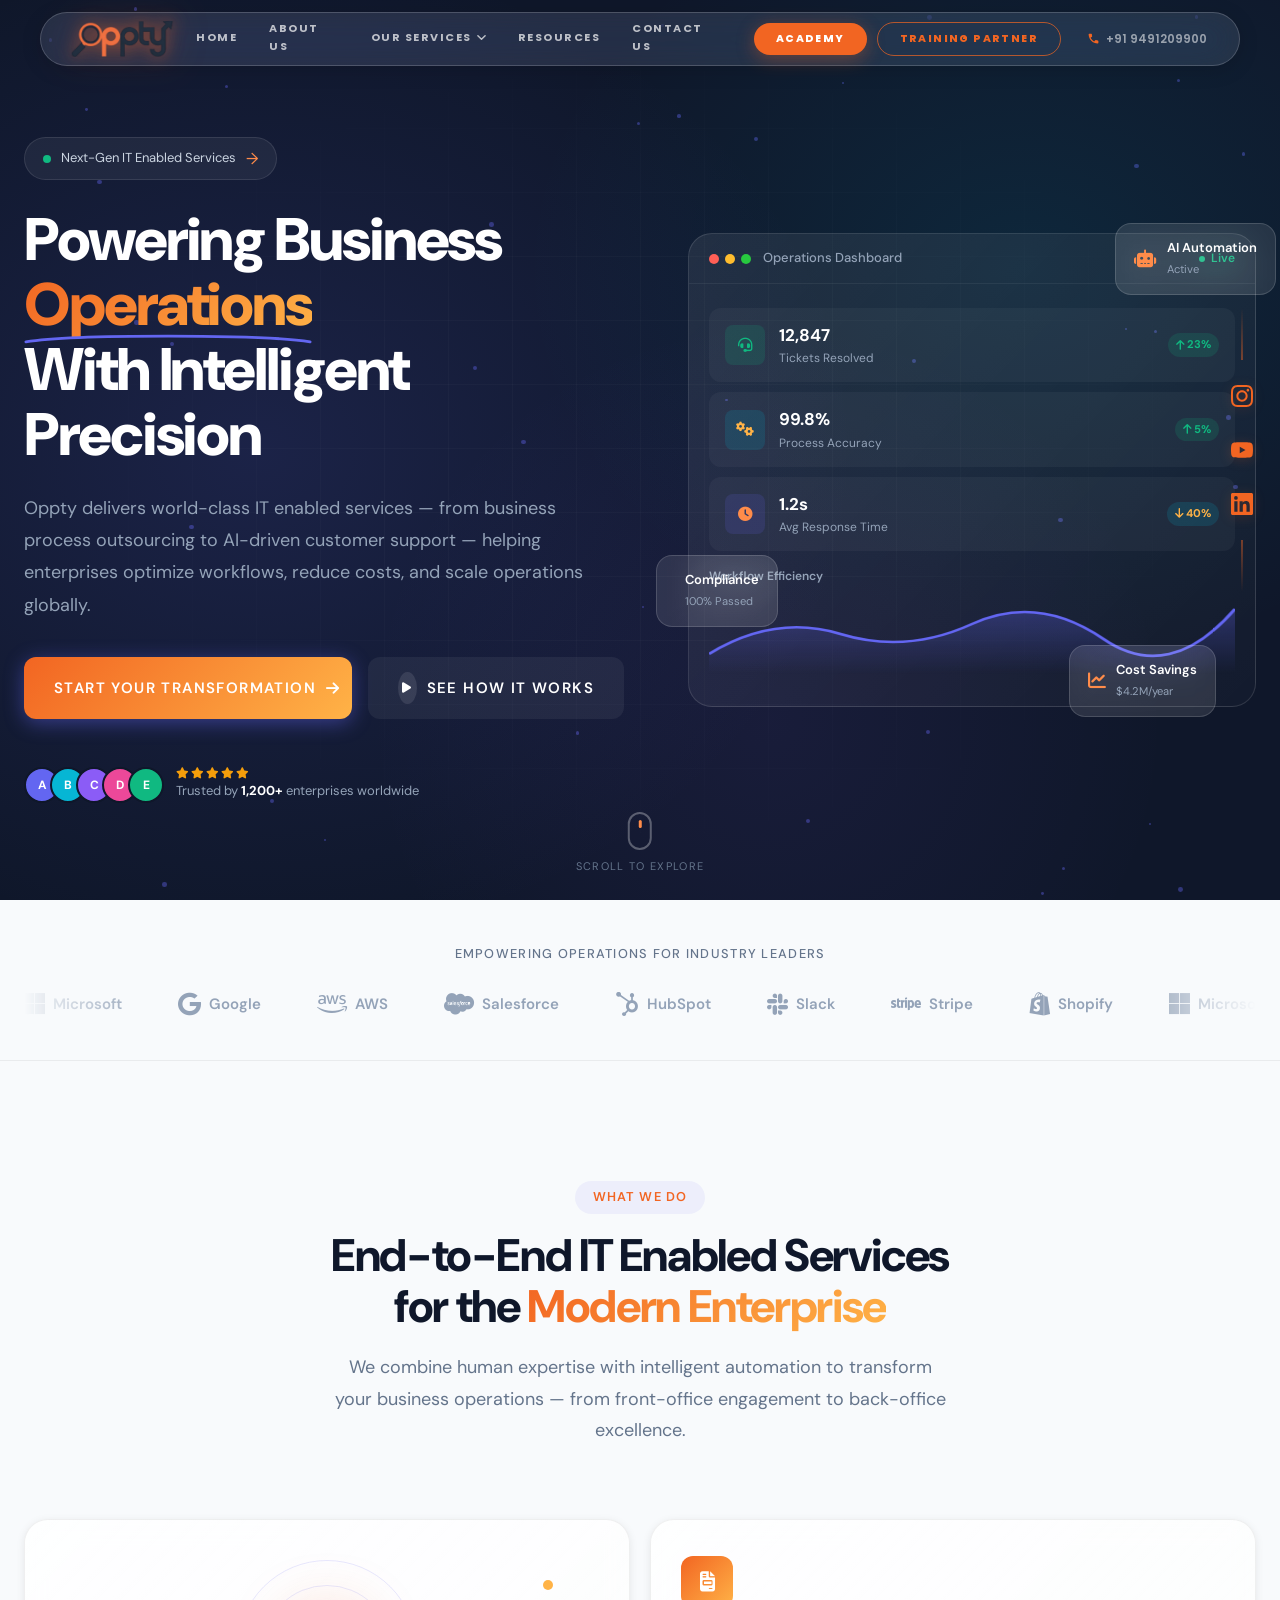
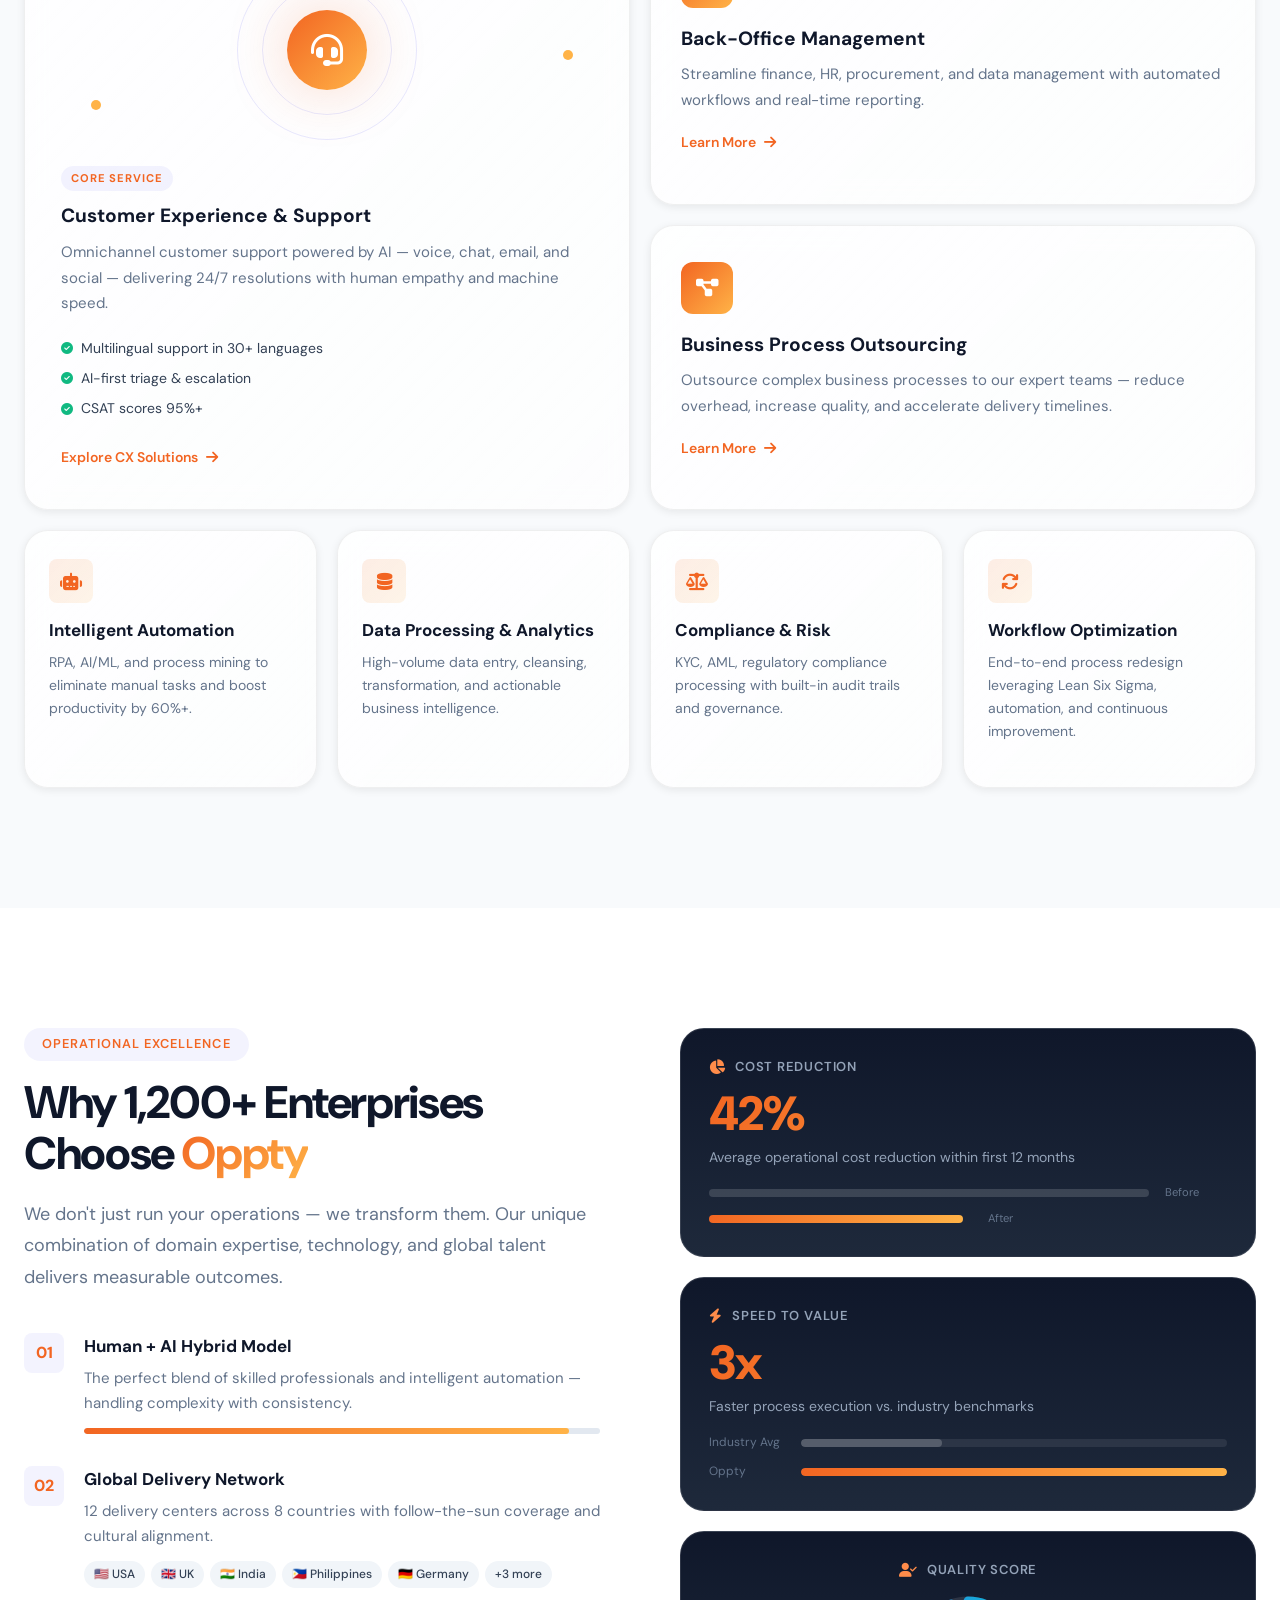
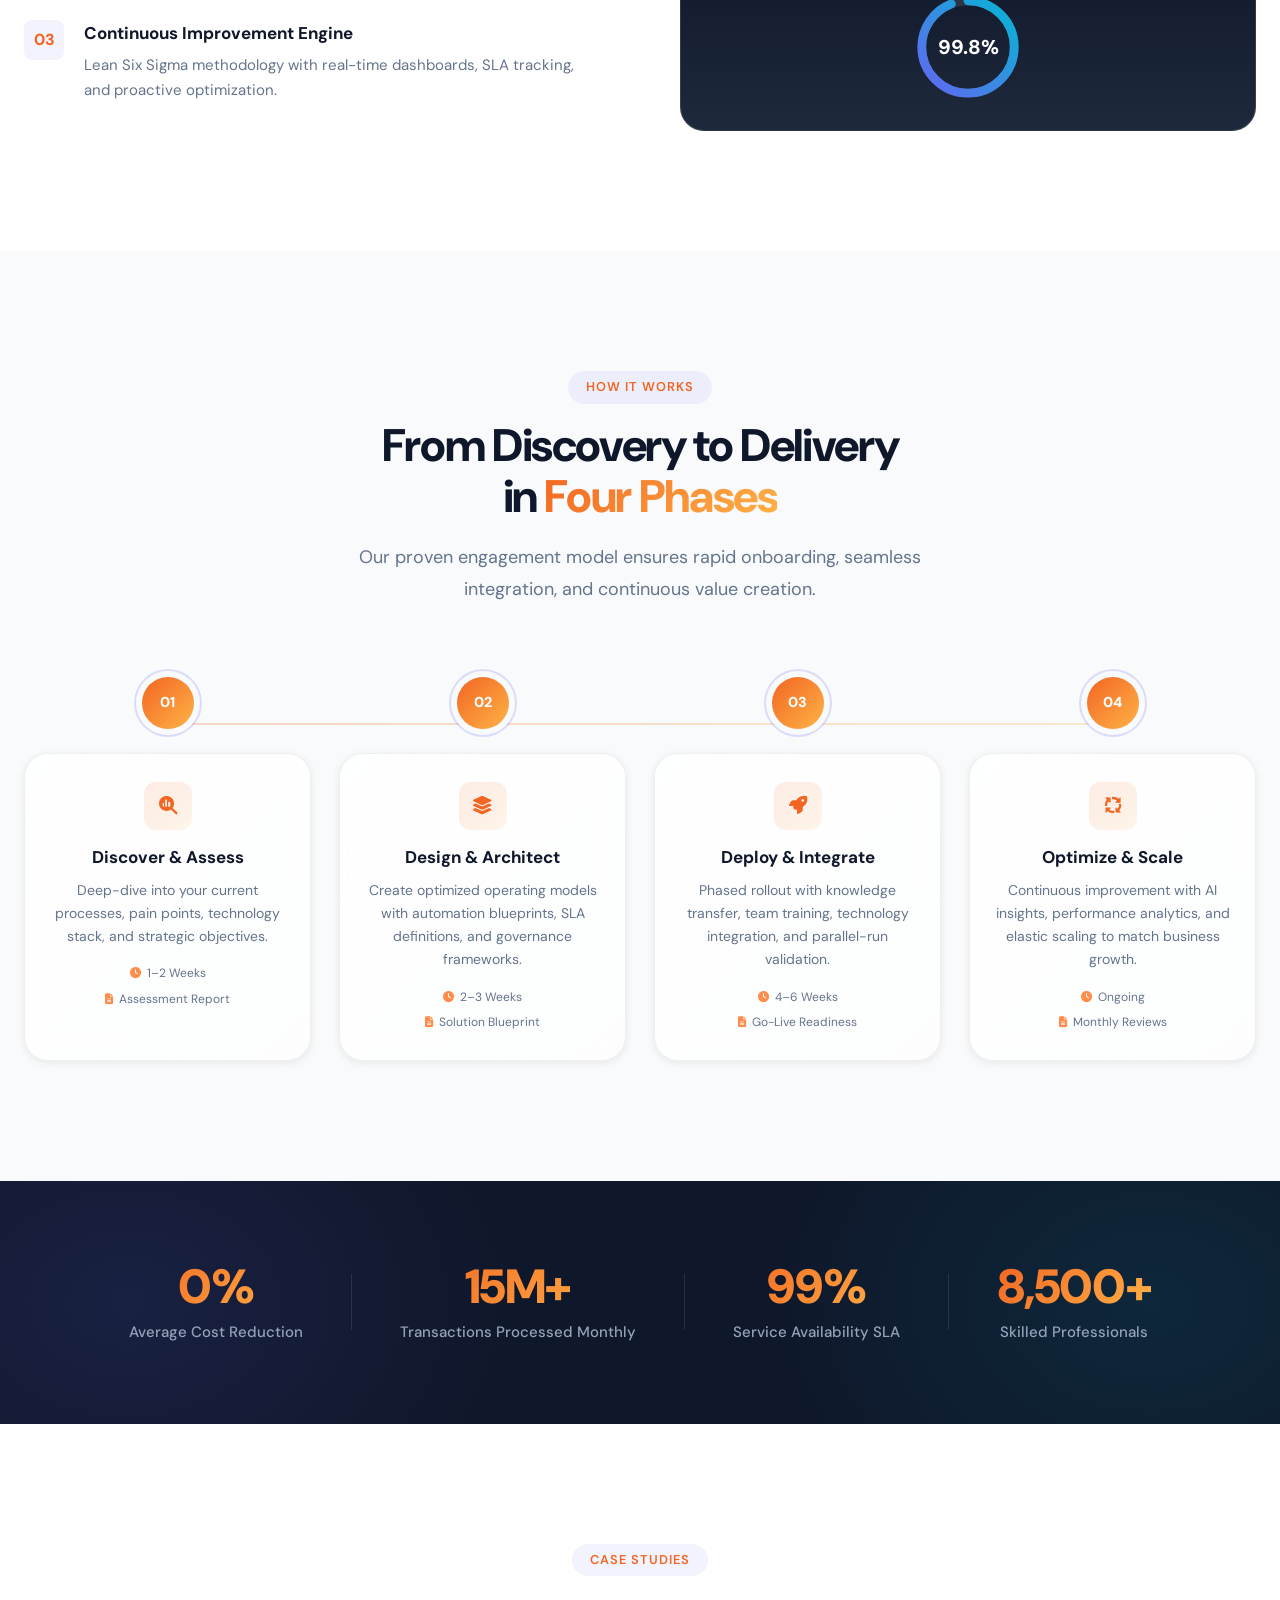
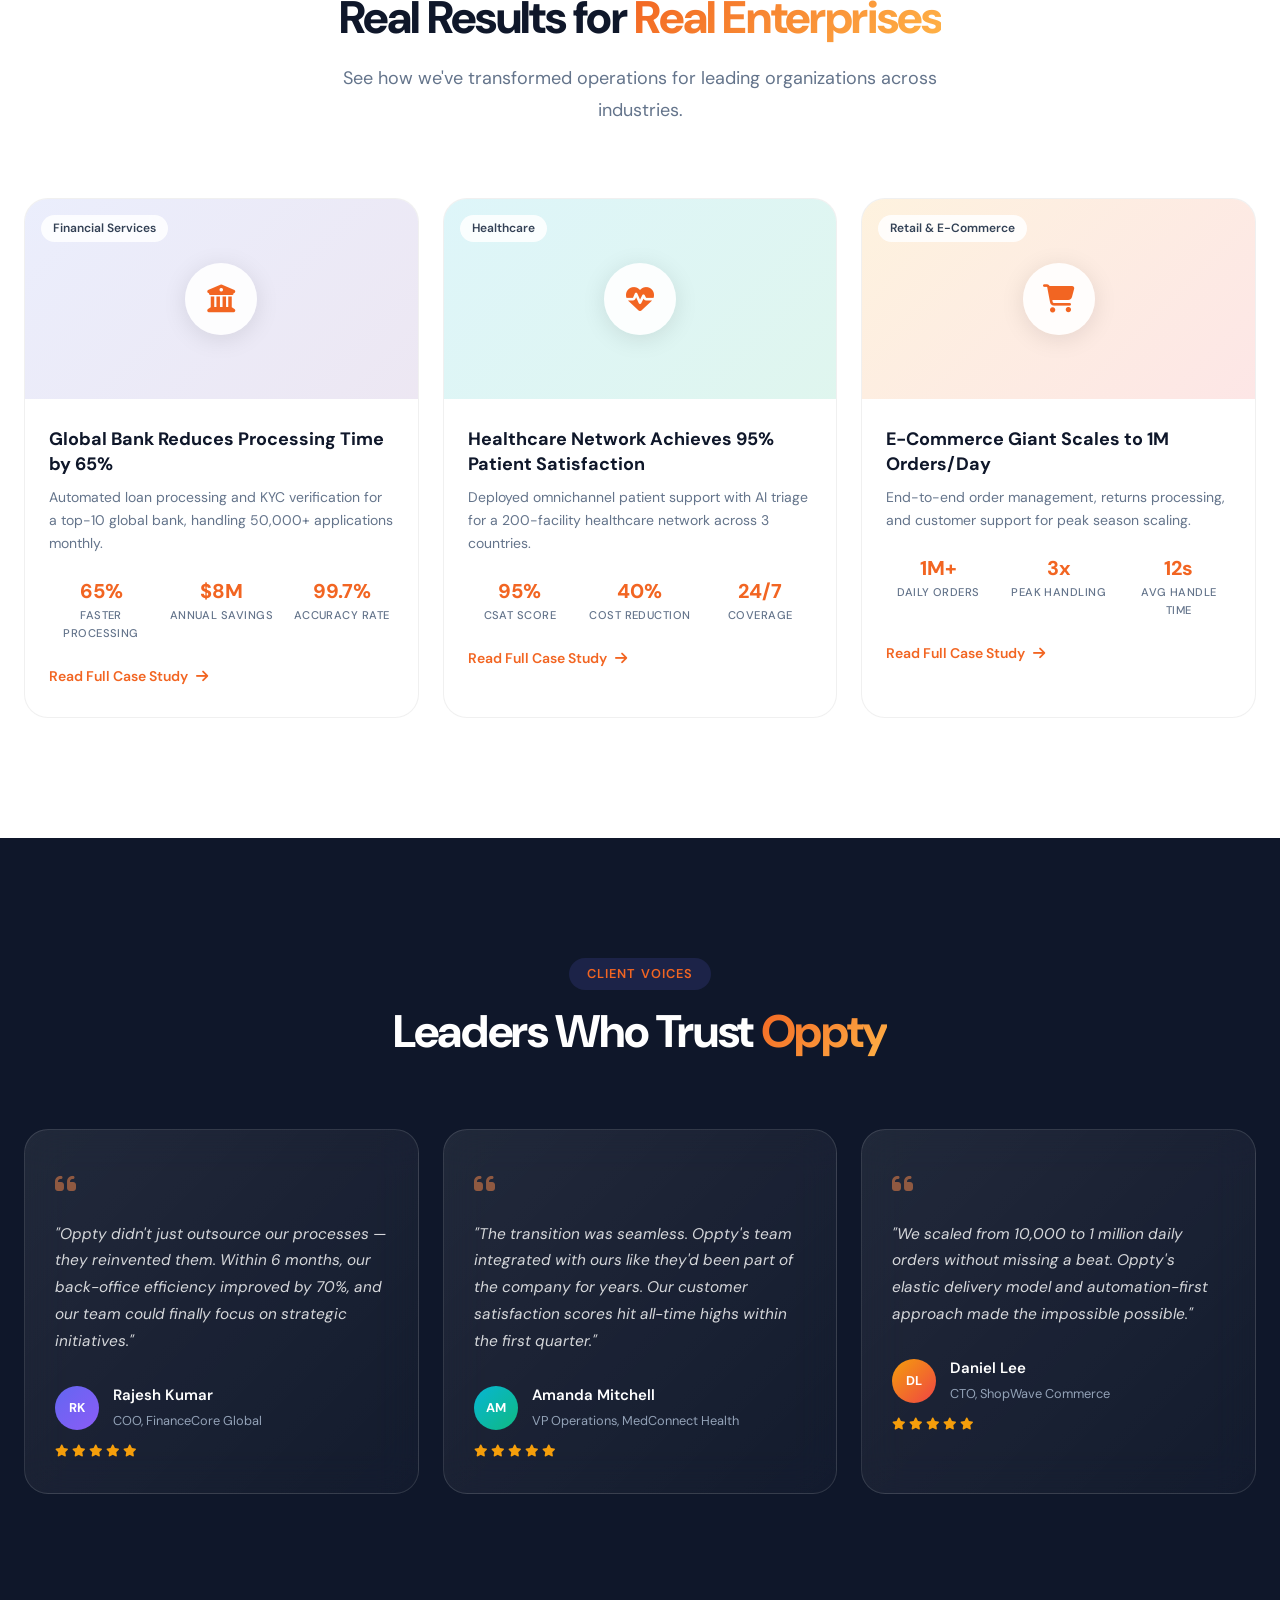
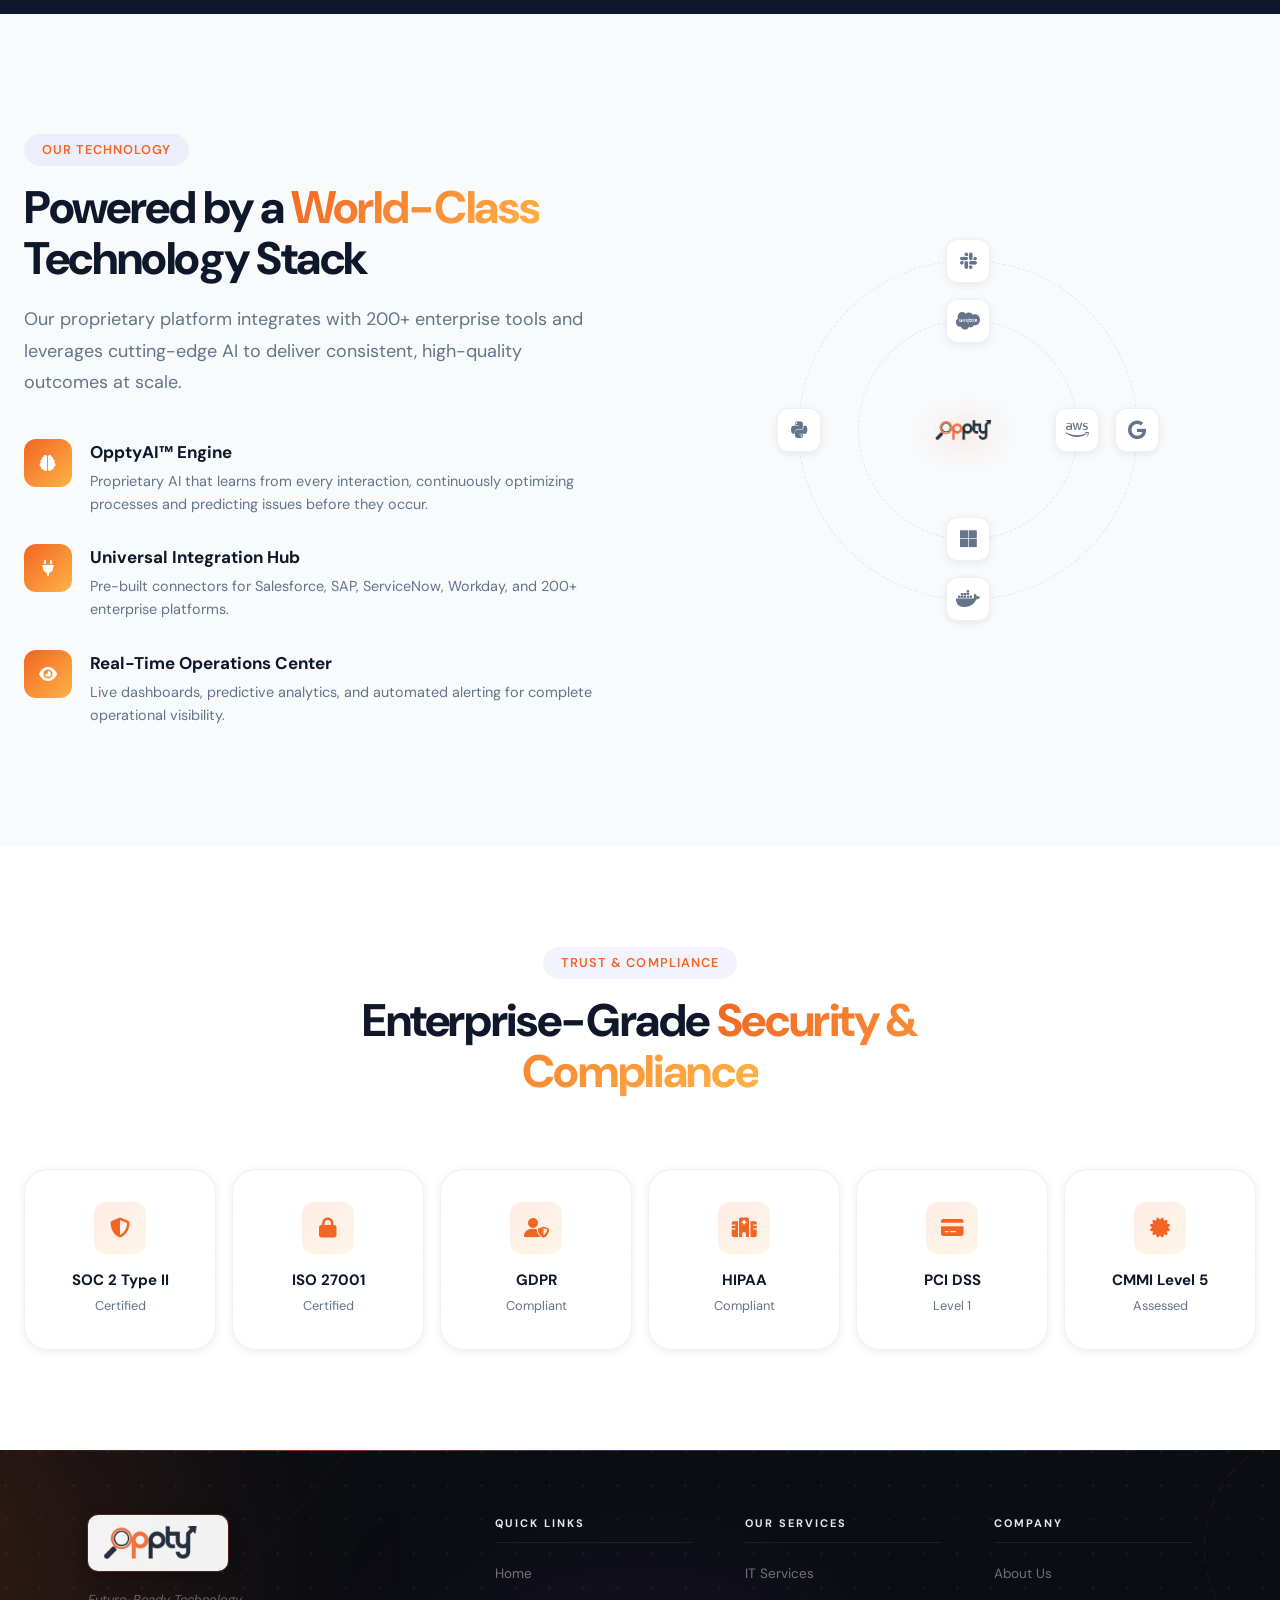
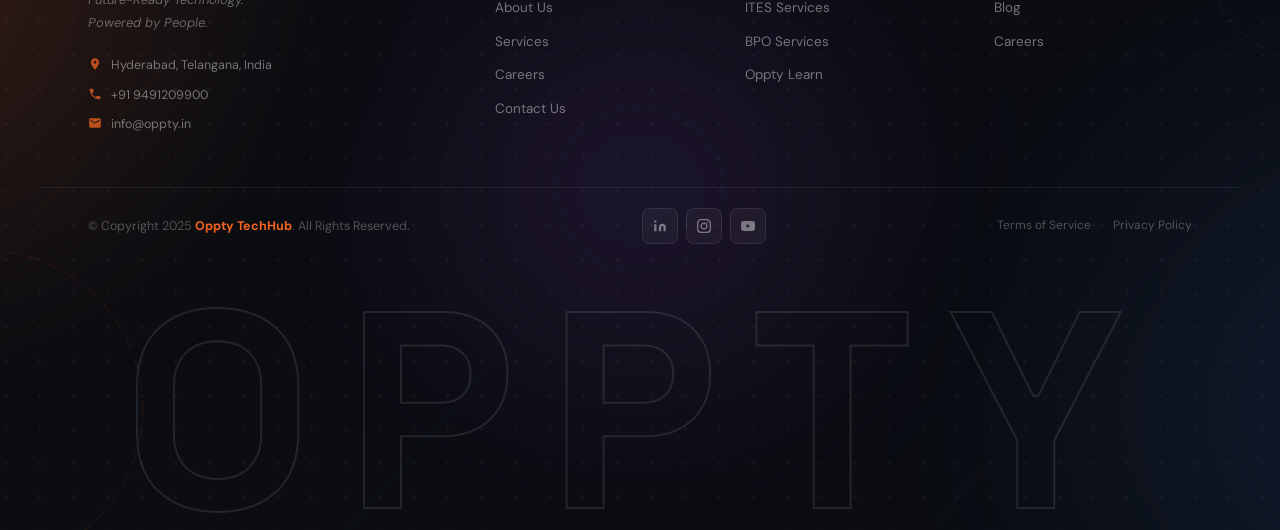
<file: HTML/ITES_services.html>
<!DOCTYPE html>
<html lang="en">
<head>
  <meta charset="UTF-8" />
  <meta name="viewport" content="width=device-width, initial-scale=1.0" />
  <title>Oppty – Future-Ready Technology</title>
  <link rel="preconnect" href="https://fonts.googleapis.com" />
  <link rel="preconnect" href="https://fonts.gstatic.com" crossorigin />
  <link href="https://fonts.googleapis.com/css2?family=Space+Grotesk:wght@400;500;600;700;800&family=DM+Sans:ital,opsz,wght@0,9..40,300;0,9..40,400;0,9..40,500;0,9..40,600;0,9..40,700;1,9..40,400&family=Poppins:wght@400;500;600;700;800&display=swap" rel="stylesheet" />
  <link rel="stylesheet" href="../CSS/ITES_services.css" />
  <link rel="stylesheet" href="https://cdnjs.cloudflare.com/ajax/libs/font-awesome/6.5.0/css/all.min.css" />
  <link rel="icon" href="">
  <style>
  .page-loader{position:fixed;inset:0;z-index:99999;display:flex;align-items:center;justify-content:center;background:#080a0c;pointer-events:none;opacity:0;visibility:hidden;transition:opacity .35s ease,visibility .35s ease}
  .page-loader.is-visible{opacity:1;visibility:visible;pointer-events:all}
  .page-loader.is-exiting{opacity:0;transition:opacity .4s ease}
  .page-loader__logo{position:relative;width:140px;height:140px;filter:drop-shadow(0 0 20px rgba(242,101,34,.5)) drop-shadow(0 0 60px rgba(242,101,34,.25))}
  .page-loader__ring{position:absolute;inset:0;border-radius:50%;border:3px solid transparent;border-top-color:#f26522;animation:loaderSpin .9s linear infinite}
  .page-loader__ring:nth-child(2){inset:12px;border-top-color:rgba(59,130,246,.6);animation-duration:1.4s;animation-direction:reverse}
  .page-loader__ring:nth-child(3){inset:24px;border-top-color:rgba(242,101,34,.35);animation-duration:1.8s}
  .page-loader__img{position:absolute;inset:30px;width:calc(100% - 60px);height:calc(100% - 60px);object-fit:contain;animation:loaderPulse 1.2s ease-in-out infinite}
  @keyframes loaderSpin{to{transform:rotate(360deg)}}
  @keyframes loaderPulse{0%,100%{transform:scale(1);opacity:1}50%{transform:scale(1.08);opacity:.8}}
  </style>
</head>
<body>

  <!-- ── PAGE LOADER ── -->
  <div class="page-loader is-visible" id="pageLoader">
    <div class="page-loader__logo">
      <div class="page-loader__ring"></div>
      <div class="page-loader__ring"></div>
      <div class="page-loader__ring"></div>
      <img class="page-loader__img" src="../ASSETS/images/oppty.png" alt="Loading" />
    </div>
  </div>

  <!-- ── FLOATING SOCIAL BAR ── -->
  <div class="social-bar">
    <a href="https://www.instagram.com/opptytech?igsh=YTExdTBsc3Y4ejU2" target="_blank" rel="noopener" aria-label="Instagram" class="social-bar__link">
      <svg viewBox="0 0 24 24" fill="currentColor">
        <path d="M12 2.163c3.204 0 3.584.012 4.85.07 3.252.148 4.771 1.691 4.919 4.919.058 1.265.069 1.645.069 4.849 0 3.205-.012 3.584-.069 4.849-.149 3.225-1.664 4.771-4.919 4.919-1.266.058-1.644.07-4.85.07-3.204 0-3.584-.012-4.849-.07-3.26-.149-4.771-1.699-4.919-4.92-.058-1.265-.07-1.644-.07-4.849 0-3.204.013-3.583.07-4.849.149-3.227 1.664-4.771 4.919-4.919 1.266-.057 1.645-.069 4.849-.069zm0-2.163c-3.259 0-3.667.014-4.947.072-4.358.2-6.78 2.618-6.98 6.98-.059 1.281-.073 1.689-.073 4.948 0 3.259.014 3.668.072 4.948.2 4.358 2.618 6.78 6.98 6.98 1.281.058 1.689.072 4.948.072 3.259 0 3.668-.014 4.948-.072 4.354-.2 6.782-2.618 6.979-6.98.059-1.28.073-1.689.073-4.948 0-3.259-.014-3.667-.072-4.947-.196-4.354-2.617-6.78-6.979-6.98-1.281-.059-1.69-.073-4.949-.073zm0 5.838c-3.403 0-6.162 2.759-6.162 6.162s2.759 6.163 6.162 6.163 6.162-2.759 6.162-6.163c0-3.403-2.759-6.162-6.162-6.162zm0 10.162c-2.209 0-4-1.79-4-4 0-2.209 1.791-4 4-4s4 1.791 4 4c0 2.21-1.791 4-4 4zm6.406-11.845c-.796 0-1.441.645-1.441 1.44s.645 1.44 1.441 1.44c.795 0 1.439-.645 1.439-1.44s-.644-1.44-1.439-1.44z"/>
      </svg>
    </a>
    <a href="https://youtube.com/@mroppty?si=NbpyNIM-vkHyeLYM" target="_blank" rel="noopener" aria-label="YouTube" class="social-bar__link">
      <svg viewBox="0 0 24 24" fill="currentColor">
        <path d="M23.498 6.186a3.016 3.016 0 0 0-2.122-2.136C19.505 3.545 12 3.545 12 3.545s-7.505 0-9.377.505A3.017 3.017 0 0 0 .502 6.186C0 8.07 0 12 0 12s0 3.93.502 5.814a3.016 3.016 0 0 0 2.122 2.136c1.871.505 9.376.505 9.376.505s7.505 0 9.377-.505a3.015 3.015 0 0 0 2.122-2.136C24 15.93 24 12 24 12s0-3.93-.502-5.814zM9.545 15.568V8.432L15.818 12l-6.273 3.568z"/>
      </svg>
    </a>
    <a href="https://www.linkedin.com/company/opptytech/" target="_blank" rel="noopener" aria-label="LinkedIn" class="social-bar__link">
      <svg viewBox="0 0 24 24" fill="currentColor">
        <path d="M20.447 20.452h-3.554v-5.569c0-1.328-.027-3.037-1.852-3.037-1.853 0-2.136 1.445-2.136 2.939v5.667H9.351V9h3.414v1.561h.046c.477-.9 1.637-1.85 3.37-1.85 3.601 0 4.267 2.37 4.267 5.455v6.286zM5.337 7.433a2.062 2.062 0 0 1-2.063-2.065 2.064 2.064 0 1 1 2.063 2.065zm1.782 13.019H3.555V9h3.564v11.452zM22.225 0H1.771C.792 0 0 .774 0 1.729v20.542C0 23.227.792 24 1.771 24h20.451C23.2 24 24 23.227 24 22.271V1.729C24 .774 23.2 0 22.222 0h.003z"/>
      </svg>
    </a>
  </div>

  <!-- ── NAVBAR ── -->
  <header id="navbar">
    <div class="nav-inner">

      <a href="../index.html" class="logo">
        <img class="logo-img" src="../ASSETS/images/oppty.png" alt="Oppty Logo" />
      </a>

      <nav>
        <a href="/index.html">Home</a>
        <a href="./about.html">About Us</a>
        <div class="nav-dropdown">
          <a href="#" class="nav-dropdown__toggle nav-active" onclick="toggleNavDropdown(this); return false;">Our Services
            <svg class="nav-dropdown__arrow" viewBox="0 0 10 6" fill="none" xmlns="http://www.w3.org/2000/svg">
              <path d="M1 1l4 4 4-4" stroke="currentColor" stroke-width="1.6" stroke-linecap="round" stroke-linejoin="round"/>
            </svg>
          </a>
          <ul class="nav-dropdown__menu">
            <li><a href="IT_services.html">
              <span class="dd-icon dd-icon--blue">
                <svg viewBox="0 0 24 24" fill="none"><rect x="2" y="3" width="20" height="14" rx="2" stroke="currentColor" stroke-width="1.6"/><path d="M8 21h8M12 17v4" stroke="currentColor" stroke-width="1.6" stroke-linecap="round"/></svg>
              </span>
              <span class="dd-label">IT Services</span>
            </a></li>
            <li><a href="./ITES_services.html">
              <span class="dd-icon dd-icon--orange">
                <svg viewBox="0 0 24 24" fill="none"><circle cx="12" cy="12" r="3" stroke="currentColor" stroke-width="1.6"/><path d="M6.3 6.3a8 8 0 0 0 0 11.4M17.7 6.3a8 8 0 0 1 0 11.4" stroke="currentColor" stroke-width="1.6" stroke-linecap="round"/></svg>
              </span>
              <span class="dd-label">ITES Services</span>
            </a></li>
            <li><a href="./BPO.html">
              <span class="dd-icon dd-icon--green">
                <svg viewBox="0 0 24 24" fill="none"><path d="M17 21v-2a4 4 0 0 0-4-4H5a4 4 0 0 0-4 4v2" stroke="currentColor" stroke-width="1.6" stroke-linecap="round"/><circle cx="9" cy="7" r="4" stroke="currentColor" stroke-width="1.6"/><path d="M23 21v-2a4 4 0 0 0-3-3.87M16 3.13a4 4 0 0 1 0 7.75" stroke="currentColor" stroke-width="1.6" stroke-linecap="round"/></svg>
              </span>
              <span class="dd-label">BPO Services</span>
            </a></li>
            <li><a href="./Oppty_learn.html">
              <span class="dd-icon dd-icon--purple">
                <svg viewBox="0 0 24 24" fill="none"><path d="M12 3L2 8l10 5 10-5-10-5z" stroke="currentColor" stroke-width="1.6" stroke-linejoin="round"/><path d="M2 17l10 5 10-5M2 12l10 5 10-5" stroke="currentColor" stroke-width="1.6" stroke-linecap="round" stroke-linejoin="round"/></svg>
              </span>
              <span class="dd-label">Oppty Learn</span>
            </a></li>
          </ul>
        </div>
        <a href="./resources.html">Resources</a>
        <a href="./contact.html">Contact Us</a>
      </nav>

      <div class="nav-actions">
        <a href="#" class="btn btn-academy">Academy</a>
        <a href="#" class="btn btn-training">Training Partner</a>
        <a href="tel:+919491209900" class="phone-link">
          <svg viewBox="0 0 24 24" fill="currentColor">
            <path d="M6.6 10.8c1.4 2.8 3.8 5.1 6.6 6.6l2.2-2.2c.27-.27.67-.36 1.02-.24 1.12.37 2.33.57 3.58.57.55 0 1 .45 1 1V20c0 .55-.45 1-1 1-9.39 0-17-7.61-17-17 0-.55.45-1 1-1H8c.55 0 1 .45 1 1 0 1.25.2 2.45.57 3.57-.11.34-.03.74-.24 1.01L6.6 10.8z"/>
          </svg>
          +91 9491209900
        </a>
      </div>

      <button class="hamburger" aria-label="Toggle menu" onclick="toggleMenu()">
        <span></span><span></span><span></span>
      </button>
    </div>

    <div class="mobile-nav" id="mobileNav">
      <a href="../index.html">Home</a>
      <a href="#">About Us</a>
      <div class="mobile-dropdown">
        <button class="mobile-dropdown__toggle" onclick="toggleMobileDropdown(this)" aria-expanded="false">
          Our Services
          <svg class="mobile-dropdown__arrow" viewBox="0 0 10 6" fill="none">
            <path d="M1 1l4 4 4-4" stroke="currentColor" stroke-width="1.6" stroke-linecap="round" stroke-linejoin="round"/>
          </svg>
        </button>
        <ul class="mobile-dropdown__menu">
          <li><a href="IT_services.html">IT Services</a></li>
          <li><a href="ites-services.html">ITES Services</a></li>
          <li><a href="bpo-services.html">BPO Services</a></li>
          <li><a href="oppty-learn.html">Oppty Learn</a></li>
        </ul>
      </div>
      <a href="#">Contact Us</a>
      <a href="#">Careers</a>
      <div class="mobile-btns">
        <a href="#" class="btn btn-academy">Academy</a>
        <a href="#" class="btn btn-training">Training Partner</a>
      </div>
    </div>
  </header>



<!-- ===================== HERO ===================== -->
    <section class="hero" id="hero">
        <div class="hero-particles" id="particles"></div>
        <div class="hero-gradient-mesh"></div>
        <div class="hero-grid-lines"></div>

        <div class="container hero-inner">
            <div class="hero-content">
                <div class="hero-eyebrow">
                    <span class="eyebrow-pulse"></span>
                    <span class="eyebrow-text">Next-Gen IT Enabled Services</span>
                    <span class="eyebrow-arrow">→</span>
                </div>

                <h1 class="hero-title reveal-text">
                    Powering Business
                    <span class="title-highlight">
                        <span class="gradient-text">Operations</span>
                        <svg class="title-underline" viewBox="0 0 300 12" fill="none">
                            <path d="M2 10C50 2 250 2 298 10" stroke="url(#underline-grad)" stroke-width="3" stroke-linecap="round"/>
                            <defs><linearGradient id="underline-grad" x1="0" y1="0" x2="300" y2="0">
                                <stop offset="0%" stop-color="#6366F1"/>
                                <stop offset="100%" stop-color="#06B6D4"/>
                            </linearGradient></defs>
                        </svg>
                    </span>
                    <br>With Intelligent Precision
                </h1>

                <p class="hero-description">
                    Oppty delivers world-class IT enabled services — from business process outsourcing
                    to AI-driven customer support — helping enterprises optimize workflows, reduce costs,
                    and scale operations globally.
                </p>

                <div class="hero-cta-row">
                    <a href="#contact" class="btn btn-glow">
                        <span>Start Your Transformation</span>
                        <i class="fas fa-arrow-right"></i>
                    </a>
                    <a href="#services" class="btn btn-ghost">
                        <span class="btn-ghost-icon"><i class="fas fa-play"></i></span>
                        <span>See How It Works</span>
                    </a>
                </div>

                <div class="hero-trust-row">
                    <div class="trust-avatars">
                        <div class="avatar" style="background:#6366F1;">A</div>
                        <div class="avatar" style="background:#06B6D4;">B</div>
                        <div class="avatar" style="background:#8B5CF6;">C</div>
                        <div class="avatar" style="background:#EC4899;">D</div>
                        <div class="avatar" style="background:#10B981;">E</div>
                    </div>
                    <div class="trust-info">
                        <div class="trust-stars">
                            <i class="fas fa-star"></i><i class="fas fa-star"></i><i class="fas fa-star"></i><i class="fas fa-star"></i><i class="fas fa-star"></i>
                        </div>
                        <span>Trusted by <strong>1,200+</strong> enterprises worldwide</span>
                    </div>
                </div>
            </div>

            <div class="hero-visual">
                <div class="visual-main-card glass-card">
                    <div class="card-header-bar">
                        <div class="window-dots"><span></span><span></span><span></span></div>
                        <span class="card-header-title">Operations Dashboard</span>
                        <span class="card-status live"><span class="live-dot"></span> Live</span>
                    </div>
                    <div class="card-body-dash">
                        <div class="dash-metric">
                            <div class="metric-icon green"><i class="fas fa-headset"></i></div>
                            <div class="metric-info">
                                <span class="metric-value">12,847</span>
                                <span class="metric-label">Tickets Resolved</span>
                            </div>
                            <span class="metric-badge up"><i class="fas fa-arrow-up"></i> 23%</span>
                        </div>
                        <div class="dash-metric">
                            <div class="metric-icon blue"><i class="fas fa-gears"></i></div>
                            <div class="metric-info">
                                <span class="metric-value">99.8%</span>
                                <span class="metric-label">Process Accuracy</span>
                            </div>
                            <span class="metric-badge up"><i class="fas fa-arrow-up"></i> 5%</span>
                        </div>
                        <div class="dash-metric">
                            <div class="metric-icon purple"><i class="fas fa-clock"></i></div>
                            <div class="metric-info">
                                <span class="metric-value">1.2s</span>
                                <span class="metric-label">Avg Response Time</span>
                            </div>
                            <span class="metric-badge down"><i class="fas fa-arrow-down"></i> 40%</span>
                        </div>
                        <div class="dash-chart">
                            <div class="chart-label">Workflow Efficiency</div>
                            <div class="chart-wave">
                                <svg viewBox="0 0 400 80" preserveAspectRatio="none">
                                    <defs>
                                        <linearGradient id="wave-fill" x1="0" y1="0" x2="0" y2="1">
                                            <stop offset="0%" stop-color="rgba(99,102,241,0.3)"/>
                                            <stop offset="100%" stop-color="rgba(99,102,241,0)"/>
                                        </linearGradient>
                                    </defs>
                                    <path class="wave-area" d="M0,60 Q50,20 100,40 T200,30 T300,45 T400,15 V80 H0 Z" fill="url(#wave-fill)"/>
                                    <path class="wave-line" d="M0,60 Q50,20 100,40 T200,30 T300,45 T400,15" fill="none" stroke="#6366F1" stroke-width="2.5"/>
                                </svg>
                            </div>
                        </div>
                    </div>
                </div>

                <div class="floating-mini glass-mini float-1">
                    <i class="fas fa-robot"></i>
                    <div>
                        <strong>AI Automation</strong>
                        <span>Active</span>
                    </div>
                </div>
                <div class="floating-mini glass-mini float-2">
                    <i class="fas fa-shield-check"></i>
                    <div>
                        <strong>Compliance</strong>
                        <span>100% Passed</span>
                    </div>
                </div>
                <div class="floating-mini glass-mini float-3">
                    <i class="fas fa-chart-line"></i>
                    <div>
                        <strong>Cost Savings</strong>
                        <span>$4.2M/year</span>
                    </div>
                </div>
            </div>
        </div>

        <div class="hero-scroll-cue">
            <div class="scroll-mouse">
                <div class="scroll-wheel"></div>
            </div>
            <span>Scroll to explore</span>
        </div>
    </section>

    <!-- ===================== PARTNERS ===================== -->
    <section class="partners">
        <div class="container">
            <p class="partners-label">Empowering operations for industry leaders</p>
            <div class="partners-marquee">
                <div class="marquee-track">
                    <div class="partner-logo"><i class="fab fa-microsoft"></i><span>Microsoft</span></div>
                    <div class="partner-logo"><i class="fab fa-google"></i><span>Google</span></div>
                    <div class="partner-logo"><i class="fab fa-aws"></i><span>AWS</span></div>
                    <div class="partner-logo"><i class="fab fa-salesforce"></i><span>Salesforce</span></div>
                    <div class="partner-logo"><i class="fab fa-hubspot"></i><span>HubSpot</span></div>
                    <div class="partner-logo"><i class="fab fa-slack"></i><span>Slack</span></div>
                    <div class="partner-logo"><i class="fab fa-stripe"></i><span>Stripe</span></div>
                    <div class="partner-logo"><i class="fab fa-shopify"></i><span>Shopify</span></div>
                    <!-- Duplicate for infinite scroll -->
                    <div class="partner-logo"><i class="fab fa-microsoft"></i><span>Microsoft</span></div>
                    <div class="partner-logo"><i class="fab fa-google"></i><span>Google</span></div>
                    <div class="partner-logo"><i class="fab fa-aws"></i><span>AWS</span></div>
                    <div class="partner-logo"><i class="fab fa-salesforce"></i><span>Salesforce</span></div>
                    <div class="partner-logo"><i class="fab fa-hubspot"></i><span>HubSpot</span></div>
                    <div class="partner-logo"><i class="fab fa-slack"></i><span>Slack</span></div>
                    <div class="partner-logo"><i class="fab fa-stripe"></i><span>Stripe</span></div>
                    <div class="partner-logo"><i class="fab fa-shopify"></i><span>Shopify</span></div>
                </div>
            </div>
        </div>
    </section>

    <!-- ===================== SERVICES ===================== -->
    <section class="services" id="services">
        <div class="container">
            <div class="section-header centered">
                <span class="pill-tag">What We Do</span>
                <h2 class="section-title">
                    End-to-End IT Enabled Services
                    <br>for the <span class="gradient-text">Modern Enterprise</span>
                </h2>
                <p class="section-subtitle">
                    We combine human expertise with intelligent automation to transform your business
                    operations — from front-office engagement to back-office excellence.
                </p>
            </div>

            <div class="services-bento">
                <!-- Large card -->
                <div class="bento-card bento-large glass-card-light" data-anim="fade-up">
                    <div class="bento-illustration">
                        <div class="illo-circle">
                            <i class="fas fa-headset"></i>
                        </div>
                        <div class="illo-ring ring-1"></div>
                        <div class="illo-ring ring-2"></div>
                        <div class="illo-dot dot-1"></div>
                        <div class="illo-dot dot-2"></div>
                        <div class="illo-dot dot-3"></div>
                    </div>
                    <div class="bento-content">
                        <span class="bento-tag">Core Service</span>
                        <h3>Customer Experience & Support</h3>
                        <p>Omnichannel customer support powered by AI — voice, chat, email, and social — delivering 24/7 resolutions with human empathy and machine speed.</p>
                        <ul class="bento-features">
                            <li><i class="fas fa-check-circle"></i> Multilingual support in 30+ languages</li>
                            <li><i class="fas fa-check-circle"></i> AI-first triage & escalation</li>
                            <li><i class="fas fa-check-circle"></i> CSAT scores 95%+</li>
                        </ul>
                        <a href="#" class="link-arrow">Explore CX Solutions <i class="fas fa-arrow-right"></i></a>
                    </div>
                </div>

                <!-- Medium cards row -->
                <div class="bento-card bento-medium glass-card-light" data-anim="fade-up">
                    <div class="bento-icon-wrap">
                        <div class="bento-icon"><i class="fas fa-file-invoice"></i></div>
                    </div>
                    <h3>Back-Office Management</h3>
                    <p>Streamline finance, HR, procurement, and data management with automated workflows and real-time reporting.</p>
                    <a href="#" class="link-arrow">Learn More <i class="fas fa-arrow-right"></i></a>
                </div>

                <div class="bento-card bento-medium glass-card-light" data-anim="fade-up">
                    <div class="bento-icon-wrap">
                        <div class="bento-icon"><i class="fas fa-diagram-project"></i></div>
                    </div>
                    <h3>Business Process Outsourcing</h3>
                    <p>Outsource complex business processes to our expert teams — reduce overhead, increase quality, and accelerate delivery timelines.</p>
                    <a href="#" class="link-arrow">Learn More <i class="fas fa-arrow-right"></i></a>
                </div>

                <!-- Small cards row -->
                <div class="bento-card bento-small glass-card-light" data-anim="fade-up">
                    <div class="bento-icon-sm"><i class="fas fa-robot"></i></div>
                    <h4>Intelligent Automation</h4>
                    <p>RPA, AI/ML, and process mining to eliminate manual tasks and boost productivity by 60%+.</p>
                </div>

                <div class="bento-card bento-small glass-card-light" data-anim="fade-up">
                    <div class="bento-icon-sm"><i class="fas fa-database"></i></div>
                    <h4>Data Processing & Analytics</h4>
                    <p>High-volume data entry, cleansing, transformation, and actionable business intelligence.</p>
                </div>

                <div class="bento-card bento-small glass-card-light" data-anim="fade-up">
                    <div class="bento-icon-sm"><i class="fas fa-scale-balanced"></i></div>
                    <h4>Compliance & Risk</h4>
                    <p>KYC, AML, regulatory compliance processing with built-in audit trails and governance.</p>
                </div>

                <div class="bento-card bento-small glass-card-light" data-anim="fade-up">
                    <div class="bento-icon-sm"><i class="fas fa-arrows-rotate"></i></div>
                    <h4>Workflow Optimization</h4>
                    <p>End-to-end process redesign leveraging Lean Six Sigma, automation, and continuous improvement.</p>
                </div>
            </div>
        </div>
    </section>

    <!-- ===================== OPERATIONAL EXCELLENCE ===================== -->
    <section class="excellence" id="excellence">
        <div class="container">
            <div class="excellence-grid">
                <div class="excellence-content">
                    <span class="pill-tag">Operational Excellence</span>
                    <h2 class="section-title">
                        Why 1,200+ Enterprises <br>
                        Choose <span class="gradient-text">Oppty</span>
                    </h2>
                    <p class="section-subtitle left-align">
                        We don't just run your operations — we transform them. Our unique combination of
                        domain expertise, technology, and global talent delivers measurable outcomes.
                    </p>

                    <div class="excellence-pillars">
                        <div class="pillar" data-anim="fade-right">
                            <div class="pillar-num">01</div>
                            <div class="pillar-body">
                                <h4>Human + AI Hybrid Model</h4>
                                <p>The perfect blend of skilled professionals and intelligent automation — handling complexity with consistency.</p>
                                <div class="pillar-progress">
                                    <div class="progress-bar" style="--progress: 94%;">
                                        <span>94% Automation Coverage</span>
                                    </div>
                                </div>
                            </div>
                        </div>

                        <div class="pillar" data-anim="fade-right">
                            <div class="pillar-num">02</div>
                            <div class="pillar-body">
                                <h4>Global Delivery Network</h4>
                                <p>12 delivery centers across 8 countries with follow-the-sun coverage and cultural alignment.</p>
                                <div class="pillar-tags">
                                    <span class="micro-tag">🇺🇸 USA</span>
                                    <span class="micro-tag">🇬🇧 UK</span>
                                    <span class="micro-tag">🇮🇳 India</span>
                                    <span class="micro-tag">🇵🇭 Philippines</span>
                                    <span class="micro-tag">🇩🇪 Germany</span>
                                    <span class="micro-tag">+3 more</span>
                                </div>
                            </div>
                        </div>

                        <div class="pillar" data-anim="fade-right">
                            <div class="pillar-num">03</div>
                            <div class="pillar-body">
                                <h4>Continuous Improvement Engine</h4>
                                <p>Lean Six Sigma methodology with real-time dashboards, SLA tracking, and proactive optimization.</p>
                            </div>
                        </div>
                    </div>
                </div>

                <div class="excellence-visual">
                    <div class="visual-stack">
                        <div class="stack-card glass-card sc-1" data-anim="fade-left">
                            <div class="sc-header">
                                <i class="fas fa-chart-pie"></i>
                                <span>Cost Reduction</span>
                            </div>
                            <div class="sc-big-num">42%</div>
                            <p>Average operational cost reduction within first 12 months</p>
                            <div class="sc-bar-group">
                                <div class="sc-bar"><div class="sc-bar-fill" style="width:85%;"></div><span>Before</span></div>
                                <div class="sc-bar"><div class="sc-bar-fill accent" style="width:49%;"></div><span>After</span></div>
                            </div>
                        </div>

                        <div class="stack-card glass-card sc-2" data-anim="fade-left">
                            <div class="sc-header">
                                <i class="fas fa-bolt"></i>
                                <span>Speed to Value</span>
                            </div>
                            <div class="sc-big-num">3x</div>
                            <p>Faster process execution vs. industry benchmarks</p>
                            <div class="sc-speed-bars">
                                <div class="speed-row">
                                    <span>Industry Avg</span>
                                    <div class="speed-track"><div class="speed-fill" style="width:33%;"></div></div>
                                </div>
                                <div class="speed-row active">
                                    <span>Oppty</span>
                                    <div class="speed-track"><div class="speed-fill oppty" style="width:100%;"></div></div>
                                </div>
                            </div>
                        </div>

                        <div class="stack-card glass-card sc-3" data-anim="fade-left">
                            <div class="sc-header">
                                <i class="fas fa-user-check"></i>
                                <span>Quality Score</span>
                            </div>
                            <div class="sc-ring-wrap">
                                <svg class="sc-ring" viewBox="0 0 100 100">
                                    <circle cx="50" cy="50" r="42" fill="none" stroke="rgba(255,255,255,0.1)" stroke-width="8"/>
                                    <circle cx="50" cy="50" r="42" fill="none" stroke="url(#ring-grad)" stroke-width="8" stroke-linecap="round" stroke-dasharray="264" stroke-dashoffset="16" transform="rotate(-90 50 50)"/>
                                    <defs><linearGradient id="ring-grad" x1="0" y1="0" x2="1" y2="1">
                                        <stop offset="0%" stop-color="#6366F1"/>
                                        <stop offset="100%" stop-color="#06B6D4"/>
                                    </linearGradient></defs>
                                </svg>
                                <div class="ring-center">
                                    <span>99.8%</span>
                                </div>
                            </div>
                        </div>
                    </div>
                </div>
            </div>
        </div>
    </section>

    <!-- ===================== HOW IT WORKS / PROCESS ===================== -->
    <section class="process" id="process">
        <div class="container">
            <div class="section-header centered">
                <span class="pill-tag">How It Works</span>
                <h2 class="section-title">
                    From Discovery to Delivery <br>in <span class="gradient-text">Four Phases</span>
                </h2>
                <p class="section-subtitle">
                    Our proven engagement model ensures rapid onboarding, seamless integration, and continuous value creation.
                </p>
            </div>

            <div class="process-flow">
                <div class="process-connector"></div>

                <div class="process-step" data-anim="fade-up">
                    <div class="step-marker">
                        <div class="marker-ring">
                            <span>01</span>
                        </div>
                    </div>
                    <div class="step-card glass-card-light">
                        <div class="step-icon"><i class="fas fa-magnifying-glass-chart"></i></div>
                        <h3>Discover & Assess</h3>
                        <p>Deep-dive into your current processes, pain points, technology stack, and strategic objectives.</p>
                        <div class="step-detail">
                            <span><i class="fas fa-clock"></i> 1–2 Weeks</span>
                            <span><i class="fas fa-file-lines"></i> Assessment Report</span>
                        </div>
                    </div>
                </div>

                <div class="process-step" data-anim="fade-up">
                    <div class="step-marker">
                        <div class="marker-ring">
                            <span>02</span>
                        </div>
                    </div>
                    <div class="step-card glass-card-light">
                        <div class="step-icon"><i class="fas fa-layer-group"></i></div>
                        <h3>Design & Architect</h3>
                        <p>Create optimized operating models with automation blueprints, SLA definitions, and governance frameworks.</p>
                        <div class="step-detail">
                            <span><i class="fas fa-clock"></i> 2–3 Weeks</span>
                            <span><i class="fas fa-file-lines"></i> Solution Blueprint</span>
                        </div>
                    </div>
                </div>

                <div class="process-step" data-anim="fade-up">
                    <div class="step-marker">
                        <div class="marker-ring">
                            <span>03</span>
                        </div>
                    </div>
                    <div class="step-card glass-card-light">
                        <div class="step-icon"><i class="fas fa-rocket"></i></div>
                        <h3>Deploy & Integrate</h3>
                        <p>Phased rollout with knowledge transfer, team training, technology integration, and parallel-run validation.</p>
                        <div class="step-detail">
                            <span><i class="fas fa-clock"></i> 4–6 Weeks</span>
                            <span><i class="fas fa-file-lines"></i> Go-Live Readiness</span>
                        </div>
                    </div>
                </div>

                <div class="process-step" data-anim="fade-up">
                    <div class="step-marker">
                        <div class="marker-ring">
                            <span>04</span>
                        </div>
                    </div>
                    <div class="step-card glass-card-light">
                        <div class="step-icon"><i class="fas fa-arrows-spin"></i></div>
                        <h3>Optimize & Scale</h3>
                        <p>Continuous improvement with AI insights, performance analytics, and elastic scaling to match business growth.</p>
                        <div class="step-detail">
                            <span><i class="fas fa-clock"></i> Ongoing</span>
                            <span><i class="fas fa-file-lines"></i> Monthly Reviews</span>
                        </div>
                    </div>
                </div>
            </div>
        </div>
    </section>

    <!-- ===================== IMPACT METRICS ===================== -->
    <section class="metrics">
        <div class="metrics-bg"></div>
        <div class="container">
            <div class="metrics-grid">
                <div class="metric-block" data-anim="zoom-in">
                    <div class="metric-number" data-target="42">0%</div>
                    <div class="metric-desc">Average Cost Reduction</div>
                </div>
                <div class="metric-divider"></div>
                <div class="metric-block" data-anim="zoom-in">
                    <div class="metric-number">15M+</div>
                    <div class="metric-desc">Transactions Processed Monthly</div>
                </div>
                <div class="metric-divider"></div>
                <div class="metric-block" data-anim="zoom-in">
                    <div class="metric-number">99.9%</div>
                    <div class="metric-desc">Service Availability SLA</div>
                </div>
                <div class="metric-divider"></div>
                <div class="metric-block" data-anim="zoom-in">
                    <div class="metric-number">8,500+</div>
                    <div class="metric-desc">Skilled Professionals</div>
                </div>
            </div>
        </div>
    </section>

    <!-- ===================== CASE STUDIES ===================== -->
    <section class="case-studies" id="case-studies">
        <div class="container">
            <div class="section-header centered">
                <span class="pill-tag">Case Studies</span>
                <h2 class="section-title">
                    Real Results for <span class="gradient-text">Real Enterprises</span>
                </h2>
                <p class="section-subtitle">See how we've transformed operations for leading organizations across industries.</p>
            </div>

            <div class="cases-grid">
                <div class="case-card" data-anim="fade-up">
                    <div class="case-image" style="background: linear-gradient(135deg, #667eea22, #764ba222);">
                        <div class="case-industry">Financial Services</div>
                        <div class="case-illo">
                            <i class="fas fa-building-columns"></i>
                        </div>
                    </div>
                    <div class="case-body">
                        <h3>Global Bank Reduces Processing Time by 65%</h3>
                        <p>Automated loan processing and KYC verification for a top-10 global bank, handling 50,000+ applications monthly.</p>
                        <div class="case-stats">
                            <div class="case-stat">
                                <span class="cs-value">65%</span>
                                <span class="cs-label">Faster Processing</span>
                            </div>
                            <div class="case-stat">
                                <span class="cs-value">$8M</span>
                                <span class="cs-label">Annual Savings</span>
                            </div>
                            <div class="case-stat">
                                <span class="cs-value">99.7%</span>
                                <span class="cs-label">Accuracy Rate</span>
                            </div>
                        </div>
                        <a href="#" class="link-arrow">Read Full Case Study <i class="fas fa-arrow-right"></i></a>
                    </div>
                </div>

                <div class="case-card" data-anim="fade-up">
                    <div class="case-image" style="background: linear-gradient(135deg, #06b6d422, #10b98122);">
                        <div class="case-industry">Healthcare</div>
                        <div class="case-illo">
                            <i class="fas fa-heart-pulse"></i>
                        </div>
                    </div>
                    <div class="case-body">
                        <h3>Healthcare Network Achieves 95% Patient Satisfaction</h3>
                        <p>Deployed omnichannel patient support with AI triage for a 200-facility healthcare network across 3 countries.</p>
                        <div class="case-stats">
                            <div class="case-stat">
                                <span class="cs-value">95%</span>
                                <span class="cs-label">CSAT Score</span>
                            </div>
                            <div class="case-stat">
                                <span class="cs-value">40%</span>
                                <span class="cs-label">Cost Reduction</span>
                            </div>
                            <div class="case-stat">
                                <span class="cs-value">24/7</span>
                                <span class="cs-label">Coverage</span>
                            </div>
                        </div>
                        <a href="#" class="link-arrow">Read Full Case Study <i class="fas fa-arrow-right"></i></a>
                    </div>
                </div>

                <div class="case-card" data-anim="fade-up">
                    <div class="case-image" style="background: linear-gradient(135deg, #f59e0b22, #ef444422);">
                        <div class="case-industry">Retail & E-Commerce</div>
                        <div class="case-illo">
                            <i class="fas fa-cart-shopping"></i>
                        </div>
                    </div>
                    <div class="case-body">
                        <h3>E-Commerce Giant Scales to 1M Orders/Day</h3>
                        <p>End-to-end order management, returns processing, and customer support for peak season scaling.</p>
                        <div class="case-stats">
                            <div class="case-stat">
                                <span class="cs-value">1M+</span>
                                <span class="cs-label">Daily Orders</span>
                            </div>
                            <div class="case-stat">
                                <span class="cs-value">3x</span>
                                <span class="cs-label">Peak Handling</span>
                            </div>
                            <div class="case-stat">
                                <span class="cs-value">12s</span>
                                <span class="cs-label">Avg Handle Time</span>
                            </div>
                        </div>
                        <a href="#" class="link-arrow">Read Full Case Study <i class="fas fa-arrow-right"></i></a>
                    </div>
                </div>
            </div>
        </div>
    </section>

    <!-- ===================== TESTIMONIALS ===================== -->
    <section class="testimonials" id="testimonials">
        <div class="container">
            <div class="section-header centered">
                <span class="pill-tag">Client Voices</span>
                <h2 class="section-title">
                    Leaders Who Trust <span class="gradient-text">Oppty</span>
                </h2>
            </div>

            <div class="testimonials-carousel">
                <div class="testi-card glass-card" data-anim="fade-up">
                    <div class="testi-quote"><i class="fas fa-quote-left"></i></div>
                    <p>"Oppty didn't just outsource our processes — they reinvented them. Within 6 months, our back-office efficiency improved by 70%, and our team could finally focus on strategic initiatives."</p>
                    <div class="testi-author">
                        <div class="testi-avatar" style="background:linear-gradient(135deg,#6366F1,#8B5CF6);">RK</div>
                        <div>
                            <strong>Rajesh Kumar</strong>
                            <span>COO, FinanceCore Global</span>
                        </div>
                    </div>
                    <div class="testi-rating">
                        <i class="fas fa-star"></i><i class="fas fa-star"></i><i class="fas fa-star"></i><i class="fas fa-star"></i><i class="fas fa-star"></i>
                    </div>
                </div>

                <div class="testi-card glass-card" data-anim="fade-up">
                    <div class="testi-quote"><i class="fas fa-quote-left"></i></div>
                    <p>"The transition was seamless. Oppty's team integrated with ours like they'd been part of the company for years. Our customer satisfaction scores hit all-time highs within the first quarter."</p>
                    <div class="testi-author">
                        <div class="testi-avatar" style="background:linear-gradient(135deg,#06B6D4,#10B981);">AM</div>
                        <div>
                            <strong>Amanda Mitchell</strong>
                            <span>VP Operations, MedConnect Health</span>
                        </div>
                    </div>
                    <div class="testi-rating">
                        <i class="fas fa-star"></i><i class="fas fa-star"></i><i class="fas fa-star"></i><i class="fas fa-star"></i><i class="fas fa-star"></i>
                    </div>
                </div>

                <div class="testi-card glass-card" data-anim="fade-up">
                    <div class="testi-quote"><i class="fas fa-quote-left"></i></div>
                    <p>"We scaled from 10,000 to 1 million daily orders without missing a beat. Oppty's elastic delivery model and automation-first approach made the impossible possible."</p>
                    <div class="testi-author">
                        <div class="testi-avatar" style="background:linear-gradient(135deg,#F59E0B,#EF4444);">DL</div>
                        <div>
                            <strong>Daniel Lee</strong>
                            <span>CTO, ShopWave Commerce</span>
                        </div>
                    </div>
                    <div class="testi-rating">
                        <i class="fas fa-star"></i><i class="fas fa-star"></i><i class="fas fa-star"></i><i class="fas fa-star"></i><i class="fas fa-star"></i>
                    </div>
                </div>
            </div>
        </div>
    </section>

    <!-- ===================== TECHNOLOGY STACK ===================== -->
    <section class="tech-stack">
        <div class="container">
            <div class="tech-layout">
                <div class="tech-content">
                    <span class="pill-tag">Our Technology</span>
                    <h2 class="section-title">
                        Powered by a <span class="gradient-text">World-Class</span> Technology Stack
                    </h2>
                    <p class="section-subtitle left-align">
                        Our proprietary platform integrates with 200+ enterprise tools and leverages cutting-edge AI
                        to deliver consistent, high-quality outcomes at scale.
                    </p>

                    <div class="tech-features">
                        <div class="tech-feat" data-anim="fade-right">
                            <div class="tf-icon"><i class="fas fa-brain"></i></div>
                            <div>
                                <h4>OpptyAI™ Engine</h4>
                                <p>Proprietary AI that learns from every interaction, continuously optimizing processes and predicting issues before they occur.</p>
                            </div>
                        </div>
                        <div class="tech-feat" data-anim="fade-right">
                            <div class="tf-icon"><i class="fas fa-plug"></i></div>
                            <div>
                                <h4>Universal Integration Hub</h4>
                                <p>Pre-built connectors for Salesforce, SAP, ServiceNow, Workday, and 200+ enterprise platforms.</p>
                            </div>
                        </div>
                        <div class="tech-feat" data-anim="fade-right">
                            <div class="tf-icon"><i class="fas fa-eye"></i></div>
                            <div>
                                <h4>Real-Time Operations Center</h4>
                                <p>Live dashboards, predictive analytics, and automated alerting for complete operational visibility.</p>
                            </div>
                        </div>
                    </div>
                </div>

                <div class="tech-visual">
                    <div class="tech-orbit-wrapper">
                        <div class="orbit-center">
                            <div class="orbit-logo">
                                <img src="../ASSETS/images/oppty.png" alt="Oppty" class="orbit-logo-img" />
                            </div>
                        </div>
                        <div class="orbit-ring orbit-ring-1">
                            <div class="orbit-node node-1"><i class="fab fa-salesforce"></i></div>
                            <div class="orbit-node node-2"><i class="fab fa-aws"></i></div>
                            <div class="orbit-node node-3"><i class="fab fa-microsoft"></i></div>
                        </div>
                        <div class="orbit-ring orbit-ring-2">
                            <div class="orbit-node node-4"><i class="fab fa-slack"></i></div>
                            <div class="orbit-node node-5"><i class="fab fa-google"></i></div>
                            <div class="orbit-node node-6"><i class="fab fa-docker"></i></div>
                            <div class="orbit-node node-7"><i class="fab fa-python"></i></div>
                        </div>
                    </div>
                </div>
            </div>
        </div>
    </section>

    <!-- ===================== CERTIFICATIONS ===================== -->
    <section class="certifications">
        <div class="container">
            <div class="section-header centered">
                <span class="pill-tag">Trust & Compliance</span>
                <h2 class="section-title">Enterprise-Grade <span class="gradient-text">Security & Compliance</span></h2>
            </div>
            <div class="cert-grid">
                <div class="cert-item glass-card-light" data-anim="zoom-in">
                    <div class="cert-icon"><i class="fas fa-shield-halved"></i></div>
                    <h4>SOC 2 Type II</h4>
                    <p>Certified</p>
                </div>
                <div class="cert-item glass-card-light" data-anim="zoom-in">
                    <div class="cert-icon"><i class="fas fa-lock"></i></div>
                    <h4>ISO 27001</h4>
                    <p>Certified</p>
                </div>
                <div class="cert-item glass-card-light" data-anim="zoom-in">
                    <div class="cert-icon"><i class="fas fa-user-shield"></i></div>
                    <h4>GDPR</h4>
                    <p>Compliant</p>
                </div>
                <div class="cert-item glass-card-light" data-anim="zoom-in">
                    <div class="cert-icon"><i class="fas fa-hospital"></i></div>
                    <h4>HIPAA</h4>
                    <p>Compliant</p>
                </div>
                <div class="cert-item glass-card-light" data-anim="zoom-in">
                    <div class="cert-icon"><i class="fas fa-credit-card"></i></div>
                    <h4>PCI DSS</h4>
                    <p>Level 1</p>
                </div>
                <div class="cert-item glass-card-light" data-anim="zoom-in">
                    <div class="cert-icon"><i class="fas fa-certificate"></i></div>
                    <h4>CMMI Level 5</h4>
                    <p>Assessed</p>
                </div>
            </div>
        </div>
    </section>

   

    <script>
        /* ============ INTERSECTION OBSERVER ANIMATIONS ============ */
        const animObserver = new IntersectionObserver((entries) => {
            entries.forEach(entry => {
                if (entry.isIntersecting) {
                    entry.target.classList.add('visible');
                }
            });
        }, { threshold: 0.12, rootMargin: '0px 0px -40px 0px' });

        document.querySelectorAll('[data-anim]').forEach(el => animObserver.observe(el));

        /* ============ PARTICLE GENERATOR ============ */
        const particleContainer = document.getElementById('particles');
        if (particleContainer) {
            for (let i = 0; i < 40; i++) {
                const p = document.createElement('div');
                p.className = 'particle';
                p.style.left = Math.random() * 100 + '%';
                p.style.top = Math.random() * 100 + '%';
                p.style.animationDelay = Math.random() * 8 + 's';
                p.style.animationDuration = (4 + Math.random() * 6) + 's';
                p.style.width = p.style.height = (2 + Math.random() * 3) + 'px';
                particleContainer.appendChild(p);
            }
        }

        /* ============ SMOOTH SCROLL ============ */
        document.querySelectorAll('a[href^="#"]').forEach(anchor => {
            anchor.addEventListener('click', function (e) {
                e.preventDefault();
                const target = document.querySelector(this.getAttribute('href'));
                if (target) target.scrollIntoView({ behavior: 'smooth', block: 'start' });
            });
        });

        /* ============ COUNTER ANIMATION ============ */
        const counterObserver = new IntersectionObserver((entries) => {
            entries.forEach(entry => {
                if (entry.isIntersecting) {
                    const el = entry.target;
                    const text = el.textContent;
                    if (text.includes('%') && !el.dataset.animated) {
                        el.dataset.animated = 'true';
                        const target = parseInt(text);
                        if (!isNaN(target)) {
                            let current = 0;
                            const increment = target / 60;
                            const timer = setInterval(() => {
                                current += increment;
                                if (current >= target) {
                                    current = target;
                                    clearInterval(timer);
                                }
                                el.textContent = Math.floor(current) + '%';
                            }, 20);
                        }
                    }
                }
            });
        }, { threshold: 0.5 });

        document.querySelectorAll('.metric-number').forEach(el => counterObserver.observe(el));

        /* ============ PROGRESS BAR ANIMATION ============ */
        const progressObserver = new IntersectionObserver((entries) => {
            entries.forEach(entry => {
                if (entry.isIntersecting) {
                    entry.target.style.width = entry.target.style.getPropertyValue('--progress') || entry.target.getAttribute('style').match(/width:\s*(\d+%)/)?.[1] || '0%';
                }
            });
        }, { threshold: 0.5 });

        document.querySelectorAll('.progress-bar, .sc-bar-fill, .speed-fill').forEach(el => {
            const w = el.style.width;
            el.dataset.targetWidth = w;
            el.style.width = '0%';
            const obs = new IntersectionObserver((entries) => {
                entries.forEach(entry => {
                    if (entry.isIntersecting) {
                        setTimeout(() => { el.style.width = el.dataset.targetWidth; }, 200);
                    }
                });
            }, { threshold: 0.3 });
            obs.observe(el);
        });
    </script>

  <!-- ── FOOTER ── -->
  <footer class="footer">
    <div class="footer-bg" aria-hidden="true">
      <svg class="footer-bg-svg" viewBox="0 0 1440 560" preserveAspectRatio="xMidYMid slice" xmlns="http://www.w3.org/2000/svg">
        <defs>
          <radialGradient id="fo1" cx="50%" cy="50%" r="50%"><stop offset="0%" stop-color="#f26522" stop-opacity="0.22"/><stop offset="100%" stop-color="#f26522" stop-opacity="0"/></radialGradient>
          <radialGradient id="fo2" cx="50%" cy="50%" r="50%"><stop offset="0%" stop-color="#3b82f6" stop-opacity="0.16"/><stop offset="100%" stop-color="#3b82f6" stop-opacity="0"/></radialGradient>
          <radialGradient id="fo3" cx="50%" cy="50%" r="50%"><stop offset="0%" stop-color="#a855f7" stop-opacity="0.14"/><stop offset="100%" stop-color="#a855f7" stop-opacity="0"/></radialGradient>
          <pattern id="fdots" x="0" y="0" width="28" height="28" patternUnits="userSpaceOnUse"><circle cx="1.4" cy="1.4" r="1.1" fill="rgba(255,255,255,0.05)"/></pattern>
        </defs>
        <rect width="1440" height="560" fill="url(#fdots)"/>
        <ellipse class="fo fo--1" cx="100" cy="100" rx="340" ry="320" fill="url(#fo1)"/>
        <ellipse class="fo fo--2" cx="1360" cy="460" rx="360" ry="340" fill="url(#fo2)"/>
        <ellipse class="fo fo--3" cx="720" cy="280" rx="260" ry="240" fill="url(#fo3)"/>
        <circle class="fr fr--a" cx="180" cy="460" r="130" fill="none" stroke="rgba(242,101,34,0.12)" stroke-width="1" stroke-dasharray="11 7"/>
        <circle class="fr fr--b" cx="1280" cy="80" r="95" fill="none" stroke="rgba(168,85,247,0.12)" stroke-width="1" stroke-dasharray="9 6"/>
        <circle class="fr fr--c" cx="720" cy="280" r="68" fill="none" stroke="rgba(59,130,246,0.09)" stroke-width="1" stroke-dasharray="7 5"/>
        <line x1="0" y1="560" x2="480" y2="0" stroke="rgba(242,101,34,0.05)" stroke-width="1"/>
        <line x1="480" y1="560" x2="960" y2="0" stroke="rgba(59,130,246,0.04)" stroke-width="1"/>
        <line x1="960" y1="560" x2="1440" y2="0" stroke="rgba(168,85,247,0.04)" stroke-width="1"/>
      </svg>
    </div>
    <div class="footer-topline"></div>
    <div class="footer-main">
      <div class="footer-brand">
        <a href="../index.html" class="footer-logo-wrap">
          <div class="footer-logo-icon"><img src="../ASSETS/images/oppty.png" alt="Oppty Logo"/></div>
        </a>
        <p class="footer-tagline">Future-Ready Technology.<br/>Powered by People.</p>
        <div class="footer-contact-list">
          <p class="footer-contact-item">
            <svg viewBox="0 0 24 24" fill="none"><path d="M12 2C8.13 2 5 5.13 5 9c0 5.25 7 13 7 13s7-7.75 7-13c0-3.87-3.13-7-7-7zm0 9.5c-1.38 0-2.5-1.12-2.5-2.5S10.62 6.5 12 6.5s2.5 1.12 2.5 2.5S13.38 11.5 12 11.5z" fill="currentColor"/></svg>
            Hyderabad, Telangana, India
          </p>
          <p class="footer-contact-item">
            <svg viewBox="0 0 24 24" fill="none"><path d="M6.6 10.8c1.4 2.8 3.8 5.1 6.6 6.6l2.2-2.2c.27-.27.67-.36 1.02-.24 1.12.37 2.33.57 3.58.57.55 0 1 .45 1 1V20c0 .55-.45 1-1 1-9.39 0-17-7.61-17-17 0-.55.45-1 1-1H8c.55 0 1 .45 1 1 0 1.25.2 2.45.57 3.57-.11.34-.03.74-.24 1.01L6.6 10.8z" fill="currentColor"/></svg>
            <a href="tel:+919491209900">+91 9491209900</a>
          </p>
          <p class="footer-contact-item">
            <svg viewBox="0 0 24 24" fill="none"><path d="M20 4H4c-1.1 0-2 .9-2 2v12c0 1.1.9 2 2 2h16c1.1 0 2-.9 2-2V6c0-1.1-.9-2-2-2zm0 4l-8 5-8-5V6l8 5 8-5v2z" fill="currentColor"/></svg>
            <a href="mailto:info@oppty.in">info@oppty.in</a>
          </p>
        </div>
      </div>
      <div class="footer-col">
        <h4 class="footer-col-heading">Quick Links</h4>
        <ul class="footer-nav">
          <li><a href="../index.html">Home</a></li>
          <li><a href="#">About Us</a></li>
          <li><a href="#">Services</a></li>
          <li><a href="#">Careers</a></li>
          <li><a href="#">Contact Us</a></li>
        </ul>
      </div>
      <div class="footer-col">
        <h4 class="footer-col-heading">Our Services</h4>
        <ul class="footer-nav">
          <li><a href="IT_services.html">IT Services</a></li>
          <li><a href="ITES_services.html">ITES Services</a></li>
          <li><a href="BPO.html">BPO Services</a></li>
          <li><a href="Oppty_learn.html">Oppty Learn</a></li>
        </ul>
      </div>
      <div class="footer-col">
        <h4 class="footer-col-heading">Company</h4>
        <ul class="footer-nav">
          <li><a href="#">About Us</a></li>
          <li><a href="#">Blog</a></li>
          <li><a href="#">Careers</a></li>
        </ul>
      </div>
    </div>
    <div class="footer-mid-divider"></div>
    <div class="footer-bottom">
      <p class="footer-copy">&copy; Copyright 2025 <strong>Oppty TechHub</strong>. All Rights Reserved.</p>

    <div class="footer-socials">
        <a href="https://www.linkedin.com/company/opptytech/" target="_blank" aria-label="LinkedIn" class="fsoc">
          <svg viewBox="0 0 24 24" fill="currentColor"><path d="M16 8a6 6 0 0 1 6 6v7h-4v-7a2 2 0 0 0-2-2 2 2 0 0 0-2 2v7h-4v-7a6 6 0 0 1 6-6zM2 9h4v12H2z"/><circle cx="4" cy="4" r="2"/></svg>
        </a>
        <a href="https://www.instagram.com/opptytech" target="_blank" aria-label="Instagram" class="fsoc">
          <svg viewBox="0 0 24 24" fill="currentColor"><path d="M12 2.163c3.204 0 3.584.012 4.85.07 3.252.148 4.771 1.691 4.919 4.919.058 1.265.069 1.645.069 4.849 0 3.205-.012 3.584-.069 4.849-.149 3.225-1.664 4.771-4.919 4.919-1.266.058-1.644.07-4.85.07-3.204 0-3.584-.012-4.849-.07-3.26-.149-4.771-1.699-4.919-4.92-.058-1.265-.07-1.644-.07-4.849 0-3.204.013-3.583.07-4.849.149-3.227 1.664-4.771 4.919-4.919 1.266-.057 1.645-.069 4.849-.069zm0-2.163c-3.259 0-3.667.014-4.947.072-4.358.2-6.78 2.618-6.98 6.98-.059 1.281-.073 1.689-.073 4.948 0 3.259.014 3.668.072 4.948.2 4.358 2.618 6.78 6.98 6.98 1.281.058 1.689.072 4.948.072 3.259 0 3.668-.014 4.948-.072 4.354-.2 6.782-2.618 6.979-6.98.059-1.28.073-1.689.073-4.948 0-3.259-.014-3.667-.072-4.947-.196-4.354-2.617-6.78-6.979-6.98-1.281-.059-1.69-.073-4.949-.073zm0 5.838c-3.403 0-6.162 2.759-6.162 6.162s2.759 6.163 6.162 6.163 6.162-2.759 6.162-6.163c0-3.403-2.759-6.162-6.162-6.162zm0 10.162c-2.209 0-4-1.79-4-4 0-2.209 1.791-4 4-4s4 1.791 4 4c0 2.21-1.791 4-4 4zm6.406-11.845c-.796 0-1.441.645-1.441 1.44s.645 1.44 1.441 1.44c.795 0 1.439-.645 1.439-1.44s-.644-1.44-1.439-1.44z"/></svg>
        </a>
        <a href="https://youtube.com/@mroppty" target="_blank" aria-label="YouTube" class="fsoc">
          <svg viewBox="0 0 24 24" fill="currentColor"><path d="M23.498 6.186a3.016 3.016 0 0 0-2.122-2.136C19.505 3.545 12 3.545 12 3.545s-7.505 0-9.377.505A3.017 3.017 0 0 0 .502 6.186C0 8.07 0 12 0 12s0 3.93.502 5.814a3.016 3.016 0 0 0 2.122 2.136c1.871.505 9.376.505 9.376.505s7.505 0 9.377-.505a3.015 3.015 0 0 0 2.122-2.136C24 15.93 24 12 24 12s0-3.93-.502-5.814zM9.545 15.568V8.432L15.818 12l-6.273 3.568z"/></svg>
        </a>
      </div>

      <div class="footer-legal">
        <a href="#">Terms of Service</a>
        <span class="fl-sep">&middot;</span>
        <a href="#">Privacy Policy</a>
      </div>
    </div>
    <div class="footer-watermark" aria-hidden="true">OPPTY</div>
  </footer>

  <script>
    // ── Navbar scroll + past-hero ──
    const navbar = document.getElementById('navbar');
    const heroSection = document.querySelector('.hero');
    window.addEventListener('scroll', () => {
      const heroH = heroSection ? heroSection.offsetHeight : 0;
      navbar.classList.toggle('scrolled', window.scrollY > 20);
      navbar.classList.toggle('past-hero', window.scrollY > heroH - 60);
    });

    // ── Mobile menu ──
    function toggleMenu() {
      document.getElementById('mobileNav').classList.toggle('open');
    }

    // ── Mobile dropdown ──
    function toggleMobileDropdown(btn) {
      const expanded = btn.getAttribute('aria-expanded') === 'true';
      btn.setAttribute('aria-expanded', !expanded);
      btn.closest('.mobile-dropdown').classList.toggle('open');
    }

    // ── Desktop nav dropdown (click) ──
    function toggleNavDropdown(toggle) {
      const dropdown = toggle.closest('.nav-dropdown');
      const isOpen = dropdown.classList.contains('open');
      document.querySelectorAll('.nav-dropdown.open').forEach(d => d.classList.remove('open'));
      if (!isOpen) dropdown.classList.add('open');
    }

    // -- Service dropdown item selection --
    (function() {
      document.querySelectorAll('.nav-dropdown__menu li a').forEach(function(item) {
        item.addEventListener('click', function(e) {
          var dropdown = this.closest('.nav-dropdown');
          var toggle = dropdown.querySelector('.nav-dropdown__toggle');
          var labelEl = this.querySelector('.dd-label');
          var label = labelEl ? labelEl.textContent.trim() : this.textContent.trim();
          // Update toggle text node
          toggle.childNodes.forEach(function(node) {
            if (node.nodeType === 3) node.textContent = label + ' ';
          });
          // Mark selected
          dropdown.querySelectorAll('.nav-dropdown__menu li a').forEach(function(a) { a.classList.remove('dd-selected'); });
          this.classList.add('dd-selected');
          toggle.classList.add('nav-active');
          dropdown.classList.remove('open');
        });
      });
    })();

    // Close desktop dropdown when clicking outside
    document.addEventListener('click', function(e) {
      if (!e.target.closest('.nav-dropdown')) {
        document.querySelectorAll('.nav-dropdown.open').forEach(d => d.classList.remove('open'));
      }
    });
  </script>

  <script>
  /* ── Page Loader on Nav Clicks ── */
  (function() {
    var loader = document.getElementById('pageLoader');
    if (!loader) return;
    function showLoaderAndGo(href) {
      loader.classList.add('is-visible');
      setTimeout(function() { window.location.href = href; }, 600);
    }
    document.addEventListener('click', function(e) {
      var link = e.target.closest('a');
      if (!link) return;
      var href = link.getAttribute('href');
      if (!href) return;
      if (href.startsWith('#') || href.startsWith('tel:') || href.startsWith('mailto:') ||
          link.target === '_blank' || href.startsWith('http')) return;
      if (link.pathname === window.location.pathname && !link.hash) return;
      e.preventDefault();
      showLoaderAndGo(href);
    });
    window.addEventListener('load', function() {
      setTimeout(function() {
        loader.classList.add('is-exiting');
        loader.classList.remove('is-visible');
        setTimeout(function() { loader.classList.remove('is-exiting'); }, 400);
      }, 500);
    });
    setTimeout(function() { loader.classList.remove('is-visible'); }, 1500);
  })();
  </script>

</body>
</html>
</file>
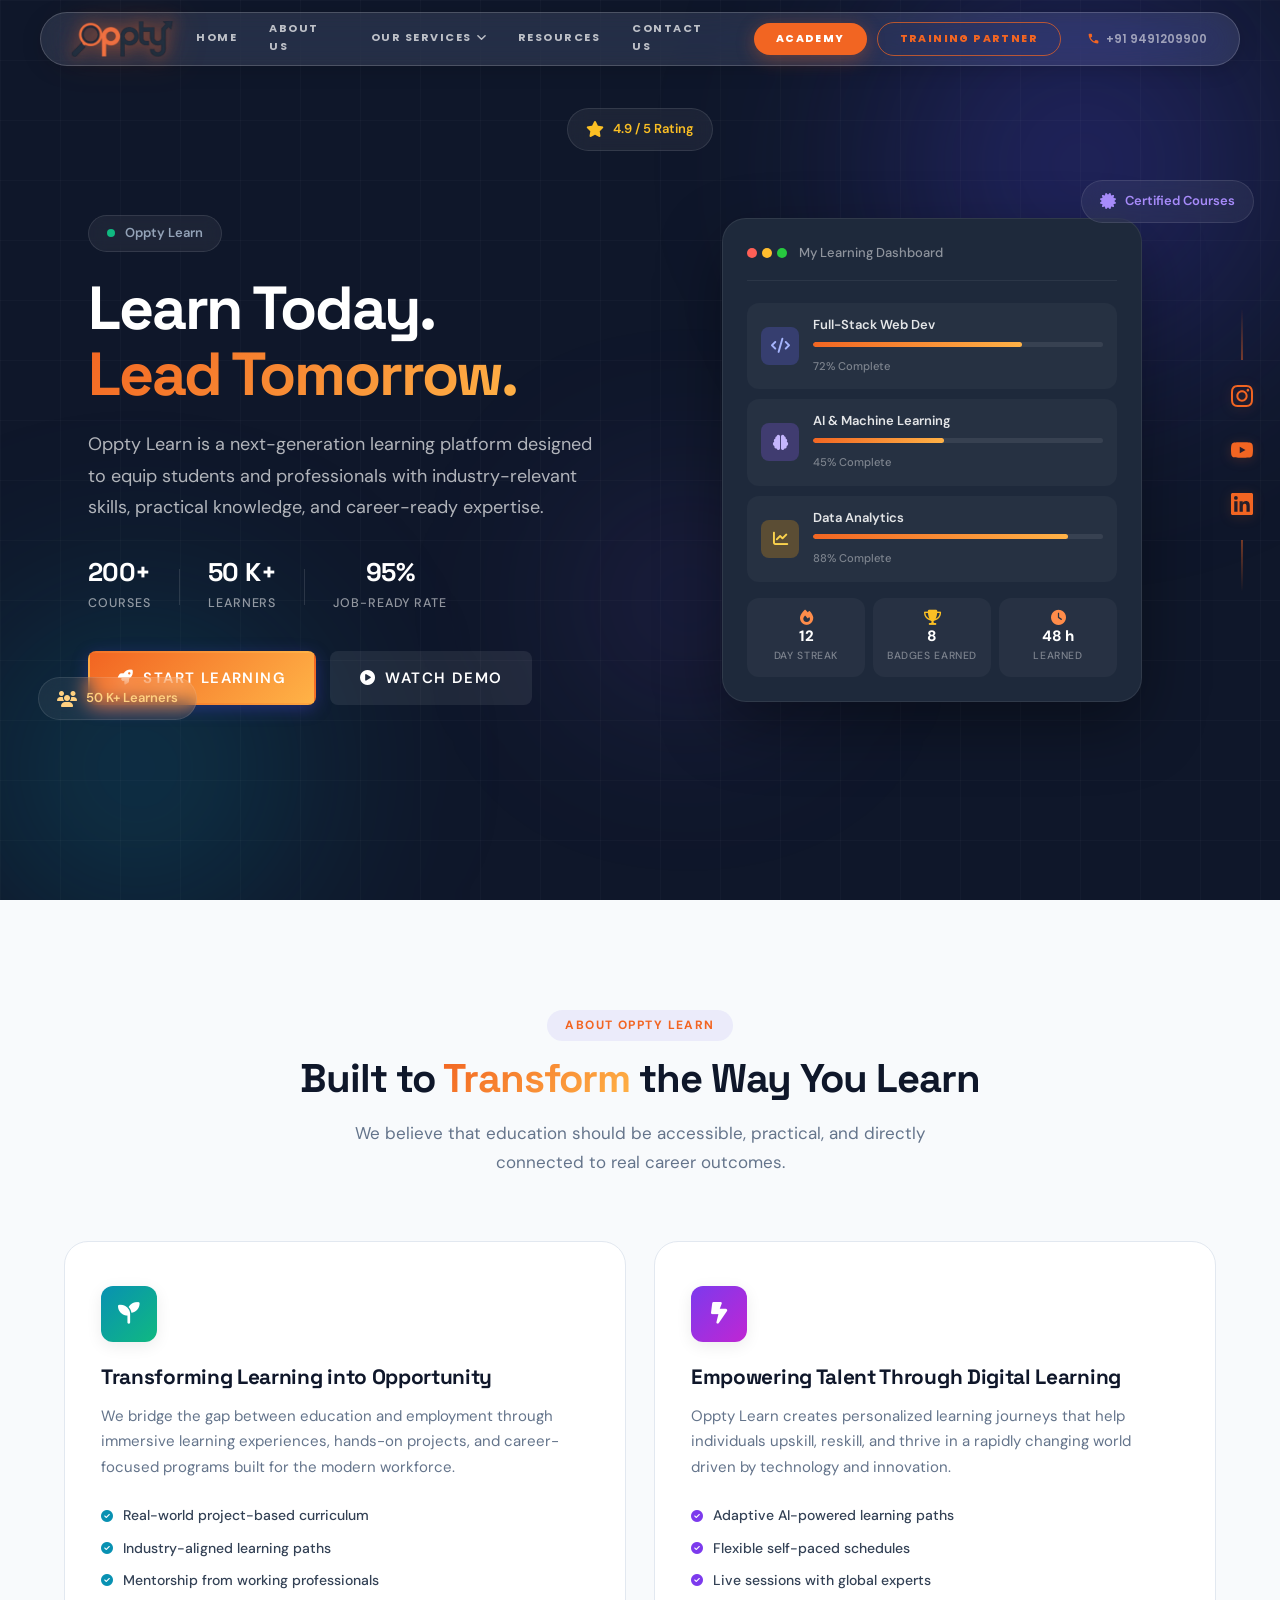
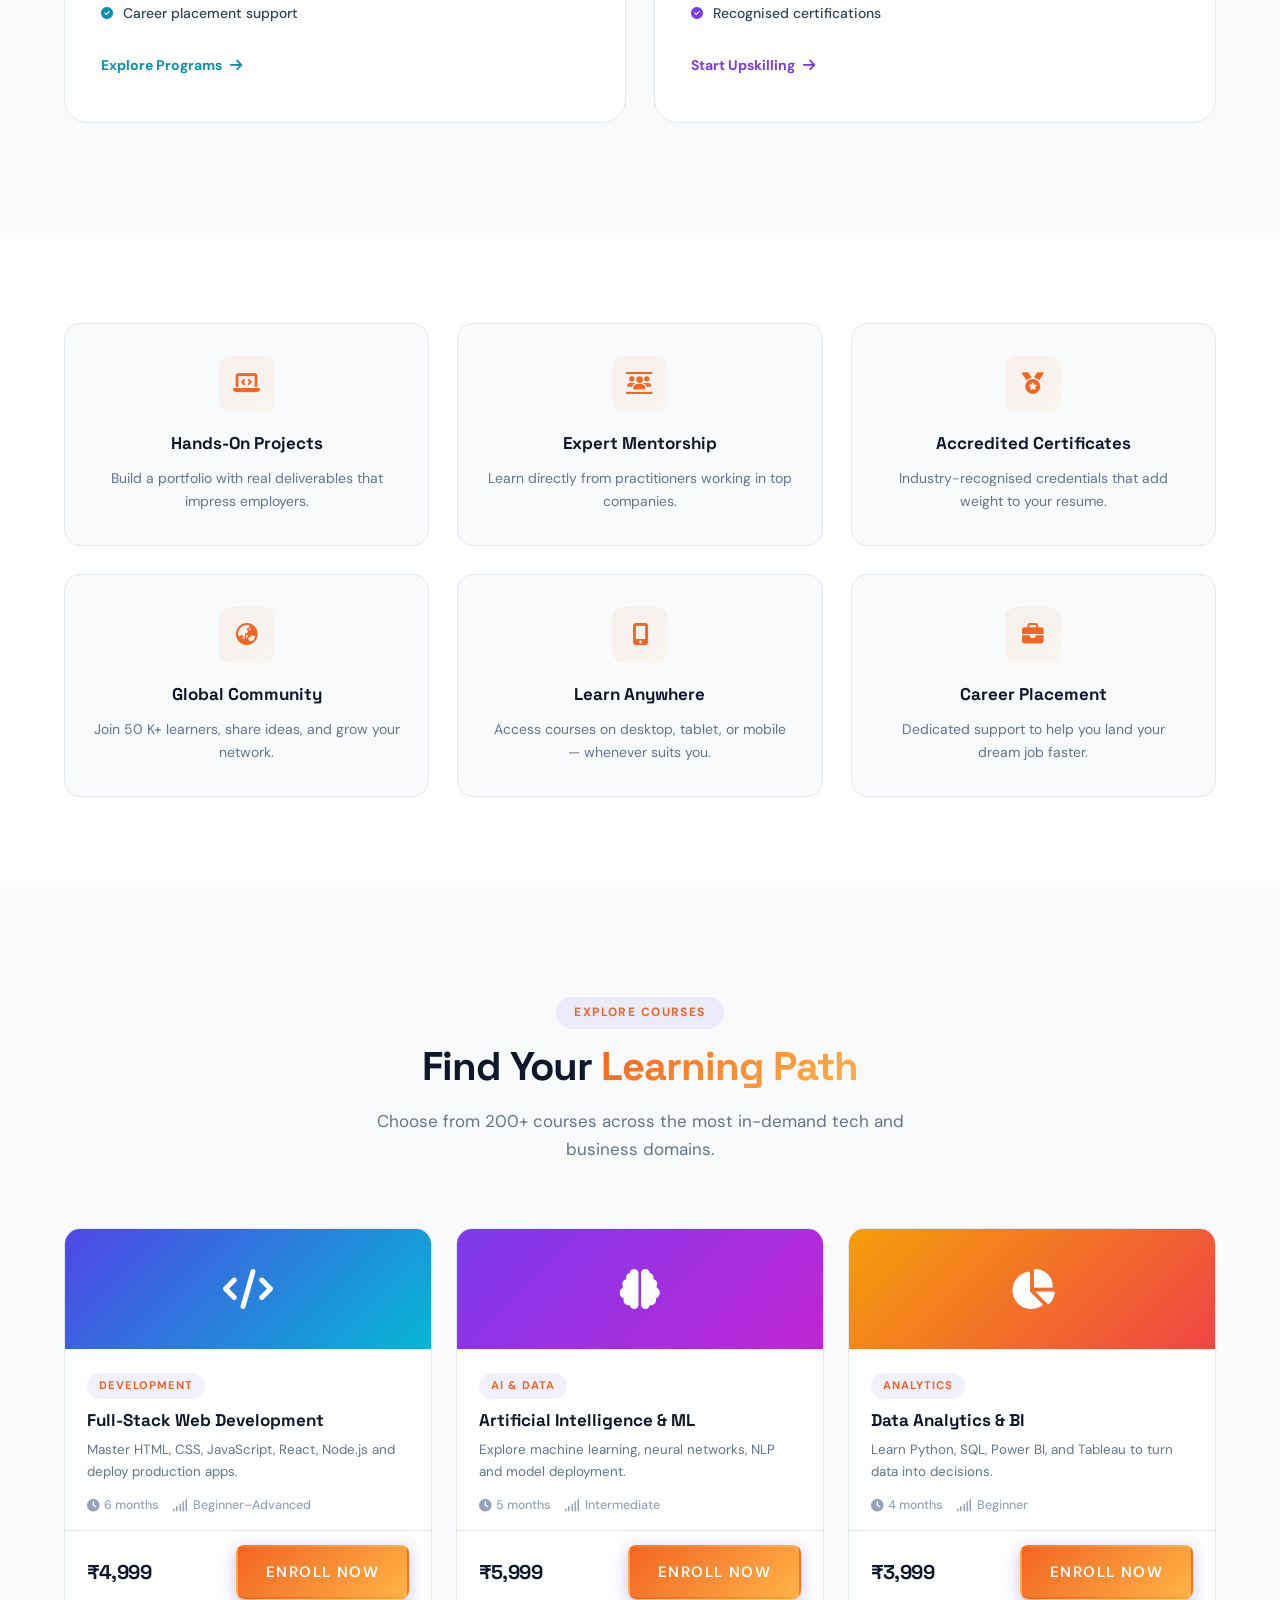
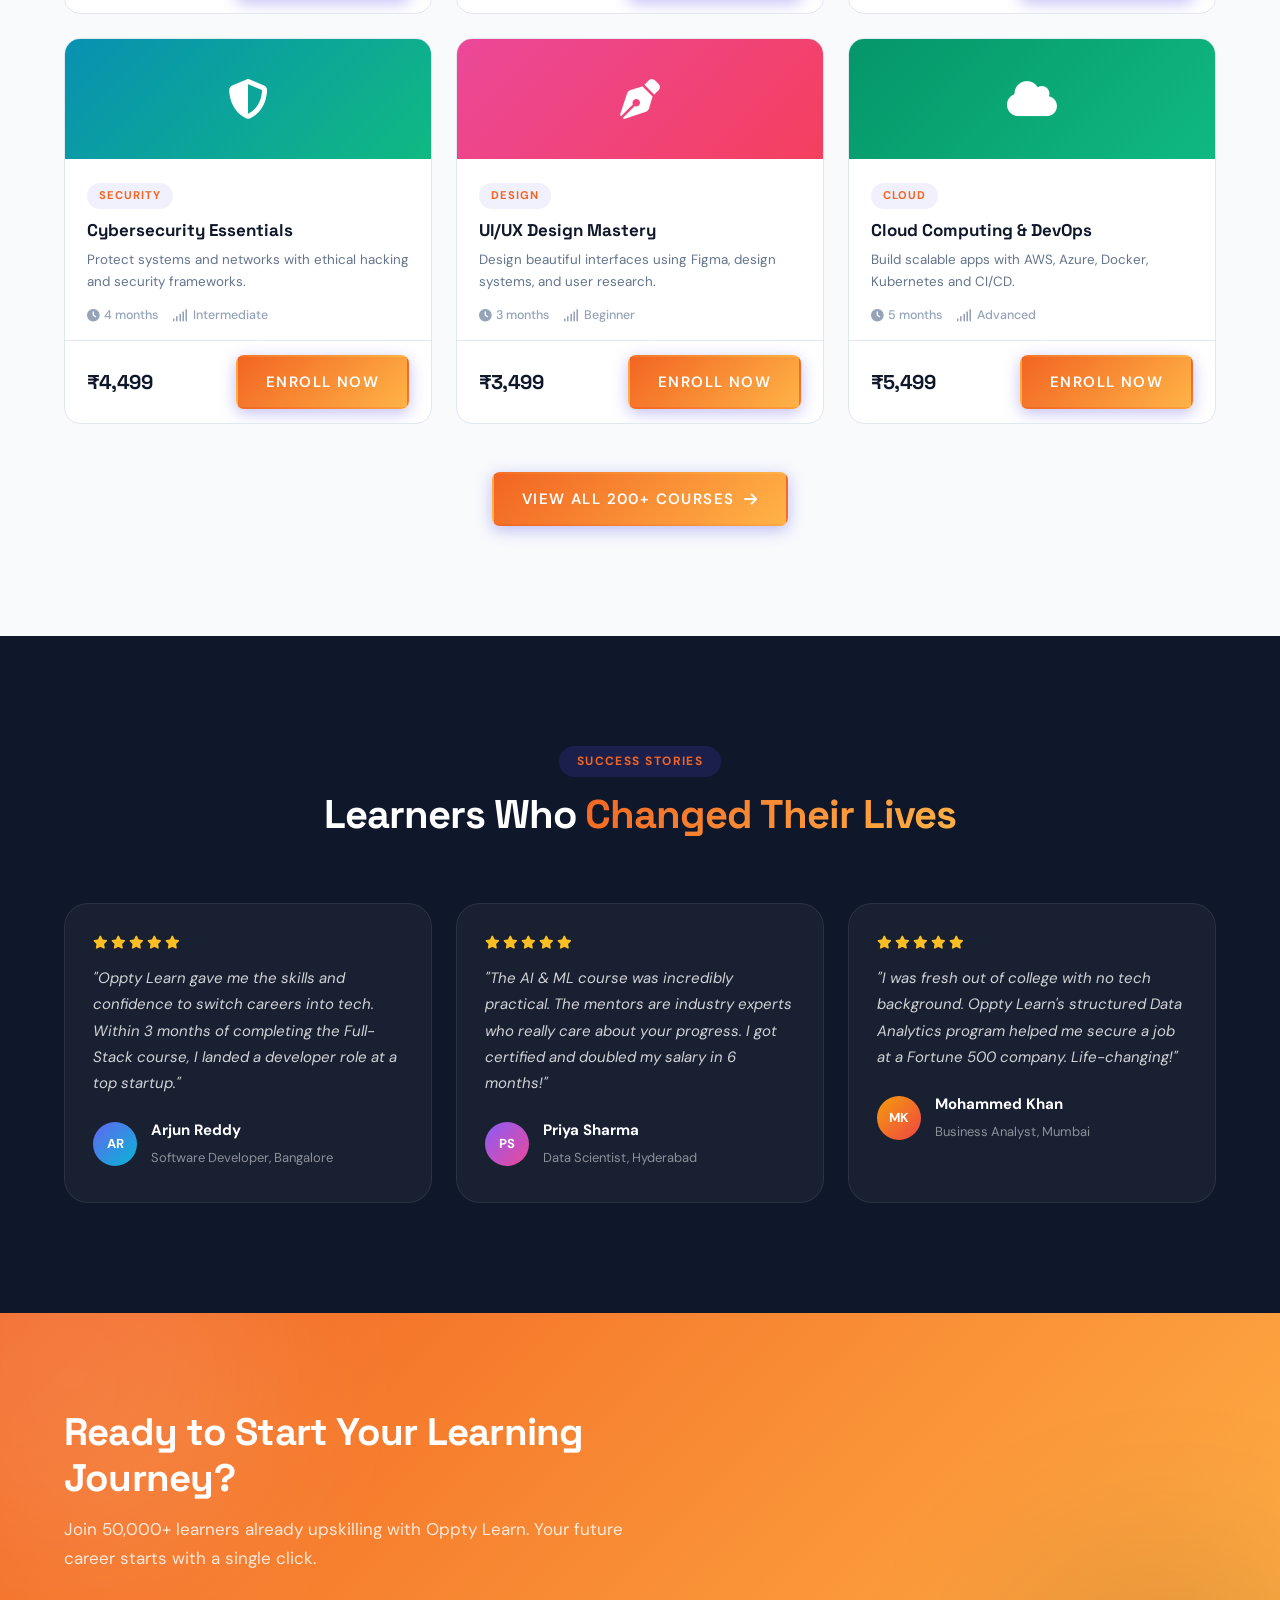
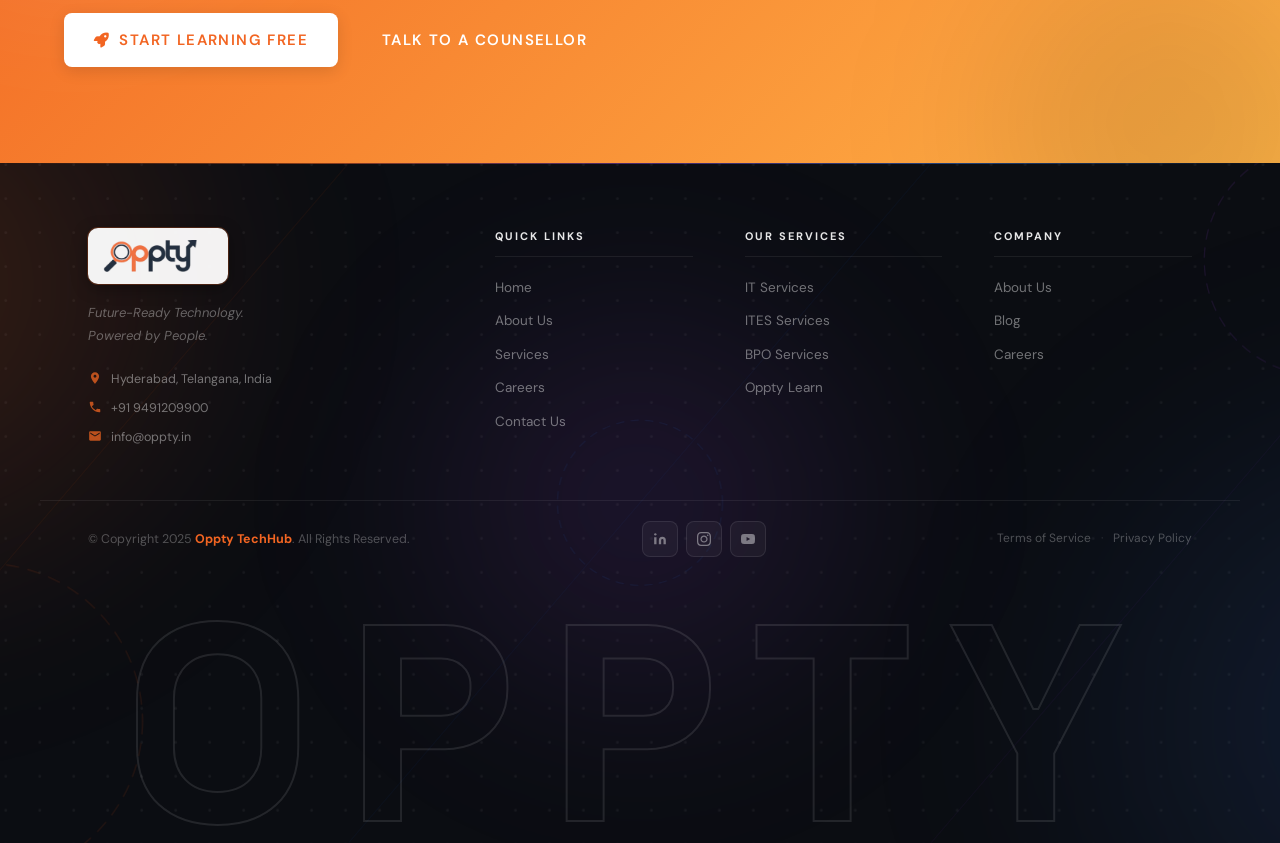
<file: HTML/Oppty_learn.html>
<!DOCTYPE html>
<html lang="en">
<head>
  <meta charset="UTF-8" />
  <meta name="viewport" content="width=device-width, initial-scale=1.0" />
  <title>Oppty Learn — Learn Today. Lead Tomorrow.</title>
  <link rel="preconnect" href="https://fonts.googleapis.com" />
  <link rel="preconnect" href="https://fonts.gstatic.com" crossorigin />
  <link href="https://fonts.googleapis.com/css2?family=Space+Grotesk:wght@400;500;600;700;800&family=DM+Sans:ital,opsz,wght@0,9..40,300;0,9..40,400;0,9..40,500;0,9..40,600;0,9..40,700;1,9..40,400&family=Poppins:wght@400;500;600;700;800&display=swap" rel="stylesheet" />
  <link rel="stylesheet" href="../CSS/Oppty_learn.css" />
  <link
    rel="stylesheet"
    href="https://cdnjs.cloudflare.com/ajax/libs/font-awesome/6.5.0/css/all.min.css"
  />
  <style>
  .page-loader{position:fixed;inset:0;z-index:99999;display:flex;align-items:center;justify-content:center;background:#080a0c;pointer-events:none;opacity:0;visibility:hidden;transition:opacity .35s ease,visibility .35s ease}
  .page-loader.is-visible{opacity:1;visibility:visible;pointer-events:all}
  .page-loader.is-exiting{opacity:0;transition:opacity .4s ease}
  .page-loader__logo{position:relative;width:140px;height:140px;filter:drop-shadow(0 0 20px rgba(242,101,34,.5)) drop-shadow(0 0 60px rgba(242,101,34,.25))}
  .page-loader__ring{position:absolute;inset:0;border-radius:50%;border:3px solid transparent;border-top-color:#f26522;animation:loaderSpin .9s linear infinite}
  .page-loader__ring:nth-child(2){inset:12px;border-top-color:rgba(59,130,246,.6);animation-duration:1.4s;animation-direction:reverse}
  .page-loader__ring:nth-child(3){inset:24px;border-top-color:rgba(242,101,34,.35);animation-duration:1.8s}
  .page-loader__img{position:absolute;inset:30px;width:calc(100% - 60px);height:calc(100% - 60px);object-fit:contain;animation:loaderPulse 1.2s ease-in-out infinite}
  @keyframes loaderSpin{to{transform:rotate(360deg)}}
  @keyframes loaderPulse{0%,100%{transform:scale(1);opacity:1}50%{transform:scale(1.08);opacity:.8}}
  </style>
</head>
<body>

  <!-- ── PAGE LOADER ── -->
  <div class="page-loader is-visible" id="pageLoader">
    <div class="page-loader__logo">
      <div class="page-loader__ring"></div>
      <div class="page-loader__ring"></div>
      <div class="page-loader__ring"></div>
      <img class="page-loader__img" src="../ASSETS/images/oppty.png" alt="Loading" />
    </div>
  </div>

    <!-- ── FLOATING SOCIAL BAR ── -->
  <div class="social-bar">
    <a href="https://www.instagram.com/opptytech?igsh=YTExdTBsc3Y4ejU2" target="_blank" rel="noopener" aria-label="Instagram" class="social-bar__link">
      <svg viewBox="0 0 24 24" fill="currentColor">
        <path d="M12 2.163c3.204 0 3.584.012 4.85.07 3.252.148 4.771 1.691 4.919 4.919.058 1.265.069 1.645.069 4.849 0 3.205-.012 3.584-.069 4.849-.149 3.225-1.664 4.771-4.919 4.919-1.266.058-1.644.07-4.85.07-3.204 0-3.584-.012-4.849-.07-3.26-.149-4.771-1.699-4.919-4.92-.058-1.265-.07-1.644-.07-4.849 0-3.204.013-3.583.07-4.849.149-3.227 1.664-4.771 4.919-4.919 1.266-.057 1.645-.069 4.849-.069zm0-2.163c-3.259 0-3.667.014-4.947.072-4.358.2-6.78 2.618-6.98 6.98-.059 1.281-.073 1.689-.073 4.948 0 3.259.014 3.668.072 4.948.2 4.358 2.618 6.78 6.98 6.98 1.281.058 1.689.072 4.948.072 3.259 0 3.668-.014 4.948-.072 4.354-.2 6.782-2.618 6.979-6.98.059-1.28.073-1.689.073-4.948 0-3.259-.014-3.667-.072-4.947-.196-4.354-2.617-6.78-6.979-6.98-1.281-.059-1.69-.073-4.949-.073zm0 5.838c-3.403 0-6.162 2.759-6.162 6.162s2.759 6.163 6.162 6.163 6.162-2.759 6.162-6.163c0-3.403-2.759-6.162-6.162-6.162zm0 10.162c-2.209 0-4-1.79-4-4 0-2.209 1.791-4 4-4s4 1.791 4 4c0 2.21-1.791 4-4 4zm6.406-11.845c-.796 0-1.441.645-1.441 1.44s.645 1.44 1.441 1.44c.795 0 1.439-.645 1.439-1.44s-.644-1.44-1.439-1.44z"/>
      </svg>
    </a>
    <a href="https://youtube.com/@mroppty?si=NbpyNIM-vkHyeLYM" target="_blank" rel="noopener" aria-label="YouTube" class="social-bar__link">
      <svg viewBox="0 0 24 24" fill="currentColor">
        <path d="M23.498 6.186a3.016 3.016 0 0 0-2.122-2.136C19.505 3.545 12 3.545 12 3.545s-7.505 0-9.377.505A3.017 3.017 0 0 0 .502 6.186C0 8.07 0 12 0 12s0 3.93.502 5.814a3.016 3.016 0 0 0 2.122 2.136c1.871.505 9.376.505 9.376.505s7.505 0 9.377-.505a3.015 3.015 0 0 0 2.122-2.136C24 15.93 24 12 24 12s0-3.93-.502-5.814zM9.545 15.568V8.432L15.818 12l-6.273 3.568z"/>
      </svg>
    </a>
    <a href="https://www.linkedin.com/company/opptytech/" target="_blank" rel="noopener" aria-label="LinkedIn" class="social-bar__link">
      <svg viewBox="0 0 24 24" fill="currentColor">
        <path d="M20.447 20.452h-3.554v-5.569c0-1.328-.027-3.037-1.852-3.037-1.853 0-2.136 1.445-2.136 2.939v5.667H9.351V9h3.414v1.561h.046c.477-.9 1.637-1.85 3.37-1.85 3.601 0 4.267 2.37 4.267 5.455v6.286zM5.337 7.433a2.062 2.062 0 0 1-2.063-2.065 2.064 2.064 0 1 1 2.063 2.065zm1.782 13.019H3.555V9h3.564v11.452zM22.225 0H1.771C.792 0 0 .774 0 1.729v20.542C0 23.227.792 24 1.771 24h20.451C23.2 24 24 23.227 24 22.271V1.729C24 .774 23.2 0 22.222 0h.003z"/>
      </svg>
    </a>
  </div>

  <!-- ── NAVBAR ── -->
  <header id="navbar">
    <div class="nav-inner">

      <a href="../index.html" class="logo">
        <img class="logo-img" src="../ASSETS/images/oppty.png" alt="Oppty Logo" />
      </a>

      <nav>
        <a href="../index.html">Home</a>
        <a href="./about.html">About Us</a>
        <div class="nav-dropdown">
          <a href="#" class="nav-dropdown__toggle nav-active" onclick="toggleNavDropdown(this); return false;">Our Services
            <svg class="nav-dropdown__arrow" viewBox="0 0 10 6" fill="none" xmlns="http://www.w3.org/2000/svg">
              <path d="M1 1l4 4 4-4" stroke="currentColor" stroke-width="1.6" stroke-linecap="round" stroke-linejoin="round"/>
            </svg>
          </a>
          <ul class="nav-dropdown__menu">
            <li><a href="IT_services.html">
              <span class="dd-icon dd-icon--blue">
                <svg viewBox="0 0 24 24" fill="none"><rect x="2" y="3" width="20" height="14" rx="2" stroke="currentColor" stroke-width="1.6"/><path d="M8 21h8M12 17v4" stroke="currentColor" stroke-width="1.6" stroke-linecap="round"/></svg>
              </span>
              <span class="dd-label">IT Services</span>
            </a></li>
            <li><a href="./ITES_services.html">
              <span class="dd-icon dd-icon--orange">
                <svg viewBox="0 0 24 24" fill="none"><circle cx="12" cy="12" r="3" stroke="currentColor" stroke-width="1.6"/><path d="M6.3 6.3a8 8 0 0 0 0 11.4M17.7 6.3a8 8 0 0 1 0 11.4" stroke="currentColor" stroke-width="1.6" stroke-linecap="round"/></svg>
              </span>
              <span class="dd-label">ITES Services</span>
            </a></li>
            <li><a href="./BPO.html">
              <span class="dd-icon dd-icon--green">
                <svg viewBox="0 0 24 24" fill="none"><path d="M17 21v-2a4 4 0 0 0-4-4H5a4 4 0 0 0-4 4v2" stroke="currentColor" stroke-width="1.6" stroke-linecap="round"/><circle cx="9" cy="7" r="4" stroke="currentColor" stroke-width="1.6"/><path d="M23 21v-2a4 4 0 0 0-3-3.87M16 3.13a4 4 0 0 1 0 7.75" stroke="currentColor" stroke-width="1.6" stroke-linecap="round"/></svg>
              </span>
              <span class="dd-label">BPO Services</span>
            </a></li>
            <li><a href="./Oppty_learn.html">
              <span class="dd-icon dd-icon--purple">
                <svg viewBox="0 0 24 24" fill="none"><path d="M12 3L2 8l10 5 10-5-10-5z" stroke="currentColor" stroke-width="1.6" stroke-linejoin="round"/><path d="M2 17l10 5 10-5M2 12l10 5 10-5" stroke="currentColor" stroke-width="1.6" stroke-linecap="round" stroke-linejoin="round"/></svg>
              </span>
              <span class="dd-label">Oppty Learn</span>
            </a></li>
          </ul>
        </div>
        <a href="./resources.html">Resources</a>
        <a href="./contact.html">Contact Us</a>
      </nav>

      <div class="nav-actions">
        <a href="#" class="btn btn-academy">Academy</a>
        <a href="#" class="btn btn-training">Training Partner</a>
        <a href="tel:+919491209900" class="phone-link">
          <svg viewBox="0 0 24 24" fill="currentColor">
            <path d="M6.6 10.8c1.4 2.8 3.8 5.1 6.6 6.6l2.2-2.2c.27-.27.67-.36 1.02-.24 1.12.37 2.33.57 3.58.57.55 0 1 .45 1 1V20c0 .55-.45 1-1 1-9.39 0-17-7.61-17-17 0-.55.45-1 1-1H8c.55 0 1 .45 1 1 0 1.25.2 2.45.57 3.57-.11.34-.03.74-.24 1.01L6.6 10.8z"/>
          </svg>
          +91 9491209900
        </a>
      </div>

      <button class="hamburger" aria-label="Toggle menu" onclick="toggleMenu()">
        <span></span><span></span><span></span>
      </button>
    </div>

    <div class="mobile-nav" id="mobileNav">
      <a href="/index.html">Home</a>
      <a href="./about.html">About Us</a>
      <div class="mobile-dropdown">
        <button class="mobile-dropdown__toggle" onclick="toggleMobileDropdown(this)" aria-expanded="false">
          Our Services
          <svg class="mobile-dropdown__arrow" viewBox="0 0 10 6" fill="none">
            <path d="M1 1l4 4 4-4" stroke="currentColor" stroke-width="1.6" stroke-linecap="round" stroke-linejoin="round"/>
          </svg>
        </button>
        <ul class="mobile-dropdown__menu">
          <li><a href="IT_services.html">IT Services</a></li>
          <li><a href="ites-services.html">ITES Services</a></li>
          <li><a href="bpo-services.html">BPO Services</a></li>
          <li><a href="oppty-learn.html">Oppty Learn</a></li>
        </ul>
      </div>
      <a href="./resources.html">Resources</a>
      <a href="./contact.html">Contact Us</a>
      
      <div class="mobile-btns">
        <a href="#" class="btn btn-academy">Academy</a>
        <a href="#" class="btn btn-training">Training Partner</a>
      </div>
    </div>
  </header>

  <!-- ============================================================
       HERO SECTION
  ============================================================ -->
  <section class="hero" id="home">

    <!-- Background decorations -->
    <div class="hero__bg" aria-hidden="true">
      <div class="hero__orb hero__orb--1"></div>
      <div class="hero__orb hero__orb--2"></div>
      <div class="hero__orb hero__orb--3"></div>
      <div class="hero__grid"></div>
    </div>

    <!-- Floating badges -->
    <div class="hero__float hero__float--a" aria-hidden="true">
      <i class="fas fa-star"></i>
      <span>4.9 / 5 Rating</span>
    </div>
    <div class="hero__float hero__float--b" aria-hidden="true">
      <i class="fas fa-users"></i>
      <span>50 K+ Learners</span>
    </div>
    <div class="hero__float hero__float--c" aria-hidden="true">
      <i class="fas fa-certificate"></i>
      <span>Certified Courses</span>
    </div>

    <div class="container hero__inner">

      <!-- Left — text -->
      <div class="hero__text">
        <div class="hero__eyebrow">
          <span class="dot-pulse"></span>
          Oppty Learn
        </div>

        <h1 class="hero__heading">
          Learn Today.<br />
          <span class="gradient-text">Lead Tomorrow.</span>
        </h1>

        <p class="hero__desc">
          Oppty Learn is a next-generation learning platform designed to equip
          students and professionals with industry-relevant skills, practical
          knowledge, and career-ready expertise.
        </p>

        <div class="hero__stats">
          <div class="hero__stat">
            <strong>200+</strong>
            <span>Courses</span>
          </div>
          <div class="hero__stat-divider"></div>
          <div class="hero__stat">
            <strong>50 K+</strong>
            <span>Learners</span>
          </div>
          <div class="hero__stat-divider"></div>
          <div class="hero__stat">
            <strong>95%</strong>
            <span>Job-Ready Rate</span>
          </div>
        </div>

        <div class="hero__actions">
          <a href="#courses" class="btn btn--primary">
            <i class="fas fa-rocket"></i> Start Learning
          </a>
          <a href="#about" class="btn btn--ghost">
            <i class="fas fa-play-circle"></i> Watch Demo
          </a>
        </div>
      </div>

      <!-- Right — visual card -->
      <div class="hero__visual" aria-hidden="true">
        <div class="visual-card">

          <div class="visual-card__top">
            <div class="visual-card__dots">
              <span></span><span></span><span></span>
            </div>
            <span class="visual-card__label">My Learning Dashboard</span>
          </div>

          <!-- Progress items -->
          <div class="vc-course">
            <div class="vc-course__icon vc-icon--blue">
              <i class="fas fa-code"></i>
            </div>
            <div class="vc-course__info">
              <span class="vc-course__name">Full-Stack Web Dev</span>
              <div class="vc-progress">
                <div class="vc-progress__bar" style="width:72%"></div>
              </div>
              <span class="vc-course__pct">72% Complete</span>
            </div>
          </div>

          <div class="vc-course">
            <div class="vc-course__icon vc-icon--purple">
              <i class="fas fa-brain"></i>
            </div>
            <div class="vc-course__info">
              <span class="vc-course__name">AI & Machine Learning</span>
              <div class="vc-progress">
                <div class="vc-progress__bar" style="width:45%"></div>
              </div>
              <span class="vc-course__pct">45% Complete</span>
            </div>
          </div>

          <div class="vc-course">
            <div class="vc-course__icon vc-icon--orange">
              <i class="fas fa-chart-line"></i>
            </div>
            <div class="vc-course__info">
              <span class="vc-course__name">Data Analytics</span>
              <div class="vc-progress">
                <div class="vc-progress__bar" style="width:88%"></div>
              </div>
              <span class="vc-course__pct">88% Complete</span>
            </div>
          </div>

          <!-- Mini stats row -->
          <div class="vc-row">
            <div class="vc-mini">
              <i class="fas fa-fire"></i>
              <strong>12</strong>
              <span>Day Streak</span>
            </div>
            <div class="vc-mini">
              <i class="fas fa-trophy"></i>
              <strong>8</strong>
              <span>Badges Earned</span>
            </div>
            <div class="vc-mini">
              <i class="fas fa-clock"></i>
              <strong>48 h</strong>
              <span>Learned</span>
            </div>
          </div>

        </div>
      </div>

    </div>
  </section>

  <!-- ============================================================
       SUPPORTING CARDS SECTION
  ============================================================ -->
  <section class="about" id="about">
    <div class="container">

      <div class="about__header">
        <span class="section-tag">About Oppty Learn</span>
        <h2 class="section-title">
          Built to <span class="gradient-text">Transform</span> the Way
          You Learn
        </h2>
        <p class="section-subtitle">
          We believe that education should be accessible, practical, and
          directly connected to real career outcomes.
        </p>
      </div>

      <div class="about__cards">

        <!-- Card 1 -->
        <article class="about-card about-card--teal">
          <div class="about-card__accent"></div>

          <div class="about-card__icon-wrap">
            <div class="about-card__icon">
              <i class="fas fa-seedling"></i>
            </div>
          </div>

          <h3 class="about-card__heading">
            Transforming Learning into Opportunity
          </h3>
          <p class="about-card__desc">
            We bridge the gap between education and employment through
            immersive learning experiences, hands-on projects, and
            career-focused programs built for the modern workforce.
          </p>

          <ul class="about-card__list">
            <li><i class="fas fa-check-circle"></i> Real-world project-based curriculum</li>
            <li><i class="fas fa-check-circle"></i> Industry-aligned learning paths</li>
            <li><i class="fas fa-check-circle"></i> Mentorship from working professionals</li>
            <li><i class="fas fa-check-circle"></i> Career placement support</li>
          </ul>

          <a href="#courses" class="card-link">
            Explore Programs <i class="fas fa-arrow-right"></i>
          </a>
        </article>

        <!-- Card 2 -->
        <article class="about-card about-card--violet">
          <div class="about-card__accent"></div>

          <div class="about-card__icon-wrap">
            <div class="about-card__icon">
              <i class="fas fa-bolt-lightning"></i>
            </div>
          </div>

          <h3 class="about-card__heading">
            Empowering Talent Through Digital Learning
          </h3>
          <p class="about-card__desc">
            Oppty Learn creates personalized learning journeys that help
            individuals upskill, reskill, and thrive in a rapidly changing
            world driven by technology and innovation.
          </p>

          <ul class="about-card__list">
            <li><i class="fas fa-check-circle"></i> Adaptive AI-powered learning paths</li>
            <li><i class="fas fa-check-circle"></i> Flexible self-paced schedules</li>
            <li><i class="fas fa-check-circle"></i> Live sessions with global experts</li>
            <li><i class="fas fa-check-circle"></i> Recognised certifications</li>
          </ul>

          <a href="#courses" class="card-link">
            Start Upskilling <i class="fas fa-arrow-right"></i>
          </a>
        </article>

      </div>

    </div>
  </section>

  <!-- ============================================================
       FEATURES STRIP
  ============================================================ -->
  <section class="features" id="features">
    <div class="container">

      <div class="features__grid">

        <div class="feature-item">
          <div class="feature-item__icon">
            <i class="fas fa-laptop-code"></i>
          </div>
          <h4>Hands-On Projects</h4>
          <p>Build a portfolio with real deliverables that impress employers.</p>
        </div>

        <div class="feature-item">
          <div class="feature-item__icon">
            <i class="fas fa-users-between-lines"></i>
          </div>
          <h4>Expert Mentorship</h4>
          <p>Learn directly from practitioners working in top companies.</p>
        </div>

        <div class="feature-item">
          <div class="feature-item__icon">
            <i class="fas fa-medal"></i>
          </div>
          <h4>Accredited Certificates</h4>
          <p>Industry-recognised credentials that add weight to your resume.</p>
        </div>

        <div class="feature-item">
          <div class="feature-item__icon">
            <i class="fas fa-earth-asia"></i>
          </div>
          <h4>Global Community</h4>
          <p>Join 50 K+ learners, share ideas, and grow your network.</p>
        </div>

        <div class="feature-item">
          <div class="feature-item__icon">
            <i class="fas fa-mobile-screen-button"></i>
          </div>
          <h4>Learn Anywhere</h4>
          <p>Access courses on desktop, tablet, or mobile — whenever suits you.</p>
        </div>

        <div class="feature-item">
          <div class="feature-item__icon">
            <i class="fas fa-briefcase"></i>
          </div>
          <h4>Career Placement</h4>
          <p>Dedicated support to help you land your dream job faster.</p>
        </div>

      </div>

    </div>
  </section>

  <!-- ============================================================
       COURSE CATEGORIES
  ============================================================ -->
  <section class="courses" id="courses">
    <div class="container">

      <div class="about__header">
        <span class="section-tag">Explore Courses</span>
        <h2 class="section-title">
          Find Your <span class="gradient-text">Learning Path</span>
        </h2>
        <p class="section-subtitle">
          Choose from 200+ courses across the most in-demand tech and
          business domains.
        </p>
      </div>

      <div class="courses__grid">

        <div class="course-card">
          <div class="course-card__thumb cc-thumb--blue">
            <i class="fas fa-code"></i>
          </div>
          <div class="course-card__body">
            <span class="course-tag">Development</span>
            <h4>Full-Stack Web Development</h4>
            <p>Master HTML, CSS, JavaScript, React, Node.js and deploy production apps.</p>
            <div class="course-meta">
              <span><i class="fas fa-clock"></i> 6 months</span>
              <span><i class="fas fa-signal"></i> Beginner–Advanced</span>
            </div>
          </div>
          <div class="course-card__footer">
            <span class="course-price">₹4,999</span>
            <a href="#" class="btn btn--sm btn--primary">Enroll Now</a>
          </div>
        </div>

        <div class="course-card">
          <div class="course-card__thumb cc-thumb--purple">
            <i class="fas fa-brain"></i>
          </div>
          <div class="course-card__body">
            <span class="course-tag">AI & Data</span>
            <h4>Artificial Intelligence & ML</h4>
            <p>Explore machine learning, neural networks, NLP and model deployment.</p>
            <div class="course-meta">
              <span><i class="fas fa-clock"></i> 5 months</span>
              <span><i class="fas fa-signal"></i> Intermediate</span>
            </div>
          </div>
          <div class="course-card__footer">
            <span class="course-price">₹5,999</span>
            <a href="#" class="btn btn--sm btn--primary">Enroll Now</a>
          </div>
        </div>

        <div class="course-card">
          <div class="course-card__thumb cc-thumb--orange">
            <i class="fas fa-chart-pie"></i>
          </div>
          <div class="course-card__body">
            <span class="course-tag">Analytics</span>
            <h4>Data Analytics & BI</h4>
            <p>Learn Python, SQL, Power BI, and Tableau to turn data into decisions.</p>
            <div class="course-meta">
              <span><i class="fas fa-clock"></i> 4 months</span>
              <span><i class="fas fa-signal"></i> Beginner</span>
            </div>
          </div>
          <div class="course-card__footer">
            <span class="course-price">₹3,999</span>
            <a href="#" class="btn btn--sm btn--primary">Enroll Now</a>
          </div>
        </div>

        <div class="course-card">
          <div class="course-card__thumb cc-thumb--teal">
            <i class="fas fa-shield-halved"></i>
          </div>
          <div class="course-card__body">
            <span class="course-tag">Security</span>
            <h4>Cybersecurity Essentials</h4>
            <p>Protect systems and networks with ethical hacking and security frameworks.</p>
            <div class="course-meta">
              <span><i class="fas fa-clock"></i> 4 months</span>
              <span><i class="fas fa-signal"></i> Intermediate</span>
            </div>
          </div>
          <div class="course-card__footer">
            <span class="course-price">₹4,499</span>
            <a href="#" class="btn btn--sm btn--primary">Enroll Now</a>
          </div>
        </div>

        <div class="course-card">
          <div class="course-card__thumb cc-thumb--pink">
            <i class="fas fa-pen-nib"></i>
          </div>
          <div class="course-card__body">
            <span class="course-tag">Design</span>
            <h4>UI/UX Design Mastery</h4>
            <p>Design beautiful interfaces using Figma, design systems, and user research.</p>
            <div class="course-meta">
              <span><i class="fas fa-clock"></i> 3 months</span>
              <span><i class="fas fa-signal"></i> Beginner</span>
            </div>
          </div>
          <div class="course-card__footer">
            <span class="course-price">₹3,499</span>
            <a href="#" class="btn btn--sm btn--primary">Enroll Now</a>
          </div>
        </div>

        <div class="course-card">
          <div class="course-card__thumb cc-thumb--green">
            <i class="fas fa-cloud"></i>
          </div>
          <div class="course-card__body">
            <span class="course-tag">Cloud</span>
            <h4>Cloud Computing & DevOps</h4>
            <p>Build scalable apps with AWS, Azure, Docker, Kubernetes and CI/CD.</p>
            <div class="course-meta">
              <span><i class="fas fa-clock"></i> 5 months</span>
              <span><i class="fas fa-signal"></i> Advanced</span>
            </div>
          </div>
          <div class="course-card__footer">
            <span class="course-price">₹5,499</span>
            <a href="#" class="btn btn--sm btn--primary">Enroll Now</a>
          </div>
        </div>

      </div>

      <div class="courses__cta">
        <a href="#" class="btn btn--primary btn--lg">
          View All 200+ Courses <i class="fas fa-arrow-right"></i>
        </a>
      </div>

    </div>
  </section>

  <!-- ============================================================
       TESTIMONIALS
  ============================================================ -->
  <section class="testimonials">
    <div class="container">

      <div class="about__header">
        <span class="section-tag">Success Stories</span>
        <h2 class="section-title">
          Learners Who <span class="gradient-text">Changed Their Lives</span>
        </h2>
      </div>

      <div class="testimonials__grid">

        <div class="tcard">
          <div class="tcard__stars">
            <i class="fas fa-star"></i><i class="fas fa-star"></i>
            <i class="fas fa-star"></i><i class="fas fa-star"></i>
            <i class="fas fa-star"></i>
          </div>
          <p class="tcard__text">
            "Oppty Learn gave me the skills and confidence to switch careers
            into tech. Within 3 months of completing the Full-Stack course, I
            landed a developer role at a top startup."
          </p>
          <div class="tcard__author">
            <div class="tcard__avatar" style="background: linear-gradient(135deg,#6366f1,#06b6d4);">
              AR
            </div>
            <div>
              <strong>Arjun Reddy</strong>
              <span>Software Developer, Bangalore</span>
            </div>
          </div>
        </div>

        <div class="tcard">
          <div class="tcard__stars">
            <i class="fas fa-star"></i><i class="fas fa-star"></i>
            <i class="fas fa-star"></i><i class="fas fa-star"></i>
            <i class="fas fa-star"></i>
          </div>
          <p class="tcard__text">
            "The AI & ML course was incredibly practical. The mentors are
            industry experts who really care about your progress. I got
            certified and doubled my salary in 6 months!"
          </p>
          <div class="tcard__author">
            <div class="tcard__avatar" style="background: linear-gradient(135deg,#8b5cf6,#ec4899);">
              PS
            </div>
            <div>
              <strong>Priya Sharma</strong>
              <span>Data Scientist, Hyderabad</span>
            </div>
          </div>
        </div>

        <div class="tcard">
          <div class="tcard__stars">
            <i class="fas fa-star"></i><i class="fas fa-star"></i>
            <i class="fas fa-star"></i><i class="fas fa-star"></i>
            <i class="fas fa-star"></i>
          </div>
          <p class="tcard__text">
            "I was fresh out of college with no tech background. Oppty Learn's
            structured Data Analytics program helped me secure a job at a
            Fortune 500 company. Life-changing!"
          </p>
          <div class="tcard__author">
            <div class="tcard__avatar" style="background: linear-gradient(135deg,#f59e0b,#ef4444);">
              MK
            </div>
            <div>
              <strong>Mohammed Khan</strong>
              <span>Business Analyst, Mumbai</span>
            </div>
          </div>
        </div>

      </div>
    </div>
  </section>

  <!-- ============================================================
       CTA BANNER
  ============================================================ -->
  <section class="cta-banner">
    <div class="cta-banner__bg" aria-hidden="true">
      <div class="cta-banner__orb cta-banner__orb--1"></div>
      <div class="cta-banner__orb cta-banner__orb--2"></div>
    </div>
    <div class="container cta-banner__inner">
      <div class="cta-banner__text">
        <h2>Ready to Start Your Learning Journey?</h2>
        <p>
          Join 50,000+ learners already upskilling with Oppty Learn. Your
          future career starts with a single click.
        </p>
      </div>
      <div class="cta-banner__actions">
        <a href="#courses" class="btn btn--white">
          <i class="fas fa-rocket"></i> Start Learning Free
        </a>
        <a href="#about" class="btn btn--ghost-white">
          Talk to a Counsellor
        </a>
      </div>
    </div>
  </section>

  <!-- ── FOOTER ── -->
  <footer class="footer">
    <div class="footer-bg" aria-hidden="true">
      <svg class="footer-bg-svg" viewBox="0 0 1440 560" preserveAspectRatio="xMidYMid slice" xmlns="http://www.w3.org/2000/svg">
        <defs>
          <radialGradient id="fo1" cx="50%" cy="50%" r="50%"><stop offset="0%" stop-color="#f26522" stop-opacity="0.22"/><stop offset="100%" stop-color="#f26522" stop-opacity="0"/></radialGradient>
          <radialGradient id="fo2" cx="50%" cy="50%" r="50%"><stop offset="0%" stop-color="#3b82f6" stop-opacity="0.16"/><stop offset="100%" stop-color="#3b82f6" stop-opacity="0"/></radialGradient>
          <radialGradient id="fo3" cx="50%" cy="50%" r="50%"><stop offset="0%" stop-color="#a855f7" stop-opacity="0.14"/><stop offset="100%" stop-color="#a855f7" stop-opacity="0"/></radialGradient>
          <pattern id="fdots" x="0" y="0" width="28" height="28" patternUnits="userSpaceOnUse"><circle cx="1.4" cy="1.4" r="1.1" fill="rgba(255,255,255,0.05)"/></pattern>
        </defs>
        <rect width="1440" height="560" fill="url(#fdots)"/>
        <ellipse class="fo fo--1" cx="100" cy="100" rx="340" ry="320" fill="url(#fo1)"/>
        <ellipse class="fo fo--2" cx="1360" cy="460" rx="360" ry="340" fill="url(#fo2)"/>
        <ellipse class="fo fo--3" cx="720" cy="280" rx="260" ry="240" fill="url(#fo3)"/>
        <circle class="fr fr--a" cx="180" cy="460" r="130" fill="none" stroke="rgba(242,101,34,0.12)" stroke-width="1" stroke-dasharray="11 7"/>
        <circle class="fr fr--b" cx="1280" cy="80" r="95" fill="none" stroke="rgba(168,85,247,0.12)" stroke-width="1" stroke-dasharray="9 6"/>
        <circle class="fr fr--c" cx="720" cy="280" r="68" fill="none" stroke="rgba(59,130,246,0.09)" stroke-width="1" stroke-dasharray="7 5"/>
        <line x1="0" y1="560" x2="480" y2="0" stroke="rgba(242,101,34,0.05)" stroke-width="1"/>
        <line x1="480" y1="560" x2="960" y2="0" stroke="rgba(59,130,246,0.04)" stroke-width="1"/>
        <line x1="960" y1="560" x2="1440" y2="0" stroke="rgba(168,85,247,0.04)" stroke-width="1"/>
      </svg>
    </div>
    <div class="footer-topline"></div>
    <div class="footer-main">
      <div class="footer-brand">
        <a href="../index.html" class="footer-logo-wrap">
          <div class="footer-logo-icon"><img src="../ASSETS/images/oppty.png" alt="Oppty Logo"/></div>
        </a>
        <p class="footer-tagline">Future-Ready Technology.<br/>Powered by People.</p>
        <div class="footer-contact-list">
          <p class="footer-contact-item">
            <svg viewBox="0 0 24 24" fill="none"><path d="M12 2C8.13 2 5 5.13 5 9c0 5.25 7 13 7 13s7-7.75 7-13c0-3.87-3.13-7-7-7zm0 9.5c-1.38 0-2.5-1.12-2.5-2.5S10.62 6.5 12 6.5s2.5 1.12 2.5 2.5S13.38 11.5 12 11.5z" fill="currentColor"/></svg>
            Hyderabad, Telangana, India
          </p>
          <p class="footer-contact-item">
            <svg viewBox="0 0 24 24" fill="none"><path d="M6.6 10.8c1.4 2.8 3.8 5.1 6.6 6.6l2.2-2.2c.27-.27.67-.36 1.02-.24 1.12.37 2.33.57 3.58.57.55 0 1 .45 1 1V20c0 .55-.45 1-1 1-9.39 0-17-7.61-17-17 0-.55.45-1 1-1H8c.55 0 1 .45 1 1 0 1.25.2 2.45.57 3.57-.11.34-.03.74-.24 1.01L6.6 10.8z" fill="currentColor"/></svg>
            <a href="tel:+919491209900">+91 9491209900</a>
          </p>
          <p class="footer-contact-item">
            <svg viewBox="0 0 24 24" fill="none"><path d="M20 4H4c-1.1 0-2 .9-2 2v12c0 1.1.9 2 2 2h16c1.1 0 2-.9 2-2V6c0-1.1-.9-2-2-2zm0 4l-8 5-8-5V6l8 5 8-5v2z" fill="currentColor"/></svg>
            <a href="mailto:info@oppty.in">info@oppty.in</a>
          </p>
        </div>
      </div>
      <div class="footer-col">
        <h4 class="footer-col-heading">Quick Links</h4>
        <ul class="footer-nav">
          <li><a href="../index.html">Home</a></li>
          <li><a href="#">About Us</a></li>
          <li><a href="#">Services</a></li>
          <li><a href="#">Careers</a></li>
          <li><a href="#">Contact Us</a></li>
        </ul>
      </div>
      <div class="footer-col">
        <h4 class="footer-col-heading">Our Services</h4>
        <ul class="footer-nav">
          <li><a href="IT_services.html">IT Services</a></li>
          <li><a href="ITES_services.html">ITES Services</a></li>
          <li><a href="BPO.html">BPO Services</a></li>
          <li><a href="Oppty_learn.html">Oppty Learn</a></li>
        </ul>
      </div>
      <div class="footer-col">
        <h4 class="footer-col-heading">Company</h4>
        <ul class="footer-nav">
          <li><a href="#">About Us</a></li>
          <li><a href="#">Blog</a></li>
          <li><a href="#">Careers</a></li>
        </ul>
      </div>
    </div>
    <div class="footer-mid-divider"></div>
    <div class="footer-bottom">
      
      <p class="footer-copy">&copy; Copyright 2025 <strong>Oppty TechHub</strong>. All Rights Reserved.</p>
    
    <div class="footer-socials">
        <a href="https://www.linkedin.com/company/opptytech/" target="_blank" aria-label="LinkedIn" class="fsoc">
          <svg viewBox="0 0 24 24" fill="currentColor"><path d="M16 8a6 6 0 0 1 6 6v7h-4v-7a2 2 0 0 0-2-2 2 2 0 0 0-2 2v7h-4v-7a6 6 0 0 1 6-6zM2 9h4v12H2z"/><circle cx="4" cy="4" r="2"/></svg>
        </a>
        <a href="https://www.instagram.com/opptytech" target="_blank" aria-label="Instagram" class="fsoc">
          <svg viewBox="0 0 24 24" fill="currentColor"><path d="M12 2.163c3.204 0 3.584.012 4.85.07 3.252.148 4.771 1.691 4.919 4.919.058 1.265.069 1.645.069 4.849 0 3.205-.012 3.584-.069 4.849-.149 3.225-1.664 4.771-4.919 4.919-1.266.058-1.644.07-4.85.07-3.204 0-3.584-.012-4.849-.07-3.26-.149-4.771-1.699-4.919-4.92-.058-1.265-.07-1.644-.07-4.849 0-3.204.013-3.583.07-4.849.149-3.227 1.664-4.771 4.919-4.919 1.266-.057 1.645-.069 4.849-.069zm0-2.163c-3.259 0-3.667.014-4.947.072-4.358.2-6.78 2.618-6.98 6.98-.059 1.281-.073 1.689-.073 4.948 0 3.259.014 3.668.072 4.948.2 4.358 2.618 6.78 6.98 6.98 1.281.058 1.689.072 4.948.072 3.259 0 3.668-.014 4.948-.072 4.354-.2 6.782-2.618 6.979-6.98.059-1.28.073-1.689.073-4.948 0-3.259-.014-3.667-.072-4.947-.196-4.354-2.617-6.78-6.979-6.98-1.281-.059-1.69-.073-4.949-.073zm0 5.838c-3.403 0-6.162 2.759-6.162 6.162s2.759 6.163 6.162 6.163 6.162-2.759 6.162-6.163c0-3.403-2.759-6.162-6.162-6.162zm0 10.162c-2.209 0-4-1.79-4-4 0-2.209 1.791-4 4-4s4 1.791 4 4c0 2.21-1.791 4-4 4zm6.406-11.845c-.796 0-1.441.645-1.441 1.44s.645 1.44 1.441 1.44c.795 0 1.439-.645 1.439-1.44s-.644-1.44-1.439-1.44z"/></svg>
        </a>
        <a href="https://youtube.com/@mroppty" target="_blank" aria-label="YouTube" class="fsoc">
          <svg viewBox="0 0 24 24" fill="currentColor"><path d="M23.498 6.186a3.016 3.016 0 0 0-2.122-2.136C19.505 3.545 12 3.545 12 3.545s-7.505 0-9.377.505A3.017 3.017 0 0 0 .502 6.186C0 8.07 0 12 0 12s0 3.93.502 5.814a3.016 3.016 0 0 0 2.122 2.136c1.871.505 9.376.505 9.376.505s7.505 0 9.377-.505a3.015 3.015 0 0 0 2.122-2.136C24 15.93 24 12 24 12s0-3.93-.502-5.814zM9.545 15.568V8.432L15.818 12l-6.273 3.568z"/></svg>
        </a>
      </div>

      <div class="footer-legal">
        <a href="#">Terms of Service</a>
        <span class="fl-sep">&middot;</span>
        <a href="#">Privacy Policy</a>
      </div>
    </div>
    <div class="footer-watermark" aria-hidden="true">OPPTY</div>
  </footer>

  <script>
    // ── Navbar scroll + past-hero ──
    const navbar = document.getElementById('navbar');
    const heroSection = document.querySelector('.hero');
    window.addEventListener('scroll', () => {
      const heroH = heroSection ? heroSection.offsetHeight : 0;
      navbar.classList.toggle('scrolled', window.scrollY > 20);
      navbar.classList.toggle('past-hero', window.scrollY > heroH - 60);
    });

    // ── Mobile menu ──
    function toggleMenu() { document.getElementById('mobileNav').classList.toggle('open'); }

    // ── Mobile dropdown ──
    function toggleMobileDropdown(btn) {
      const expanded = btn.getAttribute('aria-expanded') === 'true';
      btn.setAttribute('aria-expanded', !expanded);
      btn.closest('.mobile-dropdown').classList.toggle('open');
    }

    // ── Desktop nav dropdown ──
    function toggleNavDropdown(toggle) {
      const dropdown = toggle.closest('.nav-dropdown');
      const isOpen = dropdown.classList.contains('open');
      document.querySelectorAll('.nav-dropdown.open').forEach(d => d.classList.remove('open'));
      if (!isOpen) dropdown.classList.add('open');
    }

    // -- Service dropdown item selection --
    (function() {
      document.querySelectorAll('.nav-dropdown__menu li a').forEach(function(item) {
        item.addEventListener('click', function(e) {
          var dropdown = this.closest('.nav-dropdown');
          var toggle = dropdown.querySelector('.nav-dropdown__toggle');
          var labelEl = this.querySelector('.dd-label');
          var label = labelEl ? labelEl.textContent.trim() : this.textContent.trim();
          // Update toggle text node
          toggle.childNodes.forEach(function(node) {
            if (node.nodeType === 3) node.textContent = label + ' ';
          });
          // Mark selected
          dropdown.querySelectorAll('.nav-dropdown__menu li a').forEach(function(a) { a.classList.remove('dd-selected'); });
          this.classList.add('dd-selected');
          toggle.classList.add('nav-active');
          dropdown.classList.remove('open');
        });
      });
    })();

    // Close desktop dropdown when clicking outside
    document.addEventListener('click', function(e) {
      if (!e.target.closest('.nav-dropdown')) {
        document.querySelectorAll('.nav-dropdown.open').forEach(d => d.classList.remove('open'));
      }
    });
  </script>

  <script>
  /* ── Page Loader on Nav Clicks ── */
  (function() {
    var loader = document.getElementById('pageLoader');
    if (!loader) return;
    function showLoaderAndGo(href) {
      loader.classList.add('is-visible');
      setTimeout(function() { window.location.href = href; }, 600);
    }
    document.addEventListener('click', function(e) {
      var link = e.target.closest('a');
      if (!link) return;
      var href = link.getAttribute('href');
      if (!href) return;
      if (href.startsWith('#') || href.startsWith('tel:') || href.startsWith('mailto:') ||
          link.target === '_blank' || href.startsWith('http')) return;
      if (link.pathname === window.location.pathname && !link.hash) return;
      e.preventDefault();
      showLoaderAndGo(href);
    });
    window.addEventListener('load', function() {
      setTimeout(function() {
        loader.classList.add('is-exiting');
        loader.classList.remove('is-visible');
        setTimeout(function() { loader.classList.remove('is-exiting'); }, 400);
      }, 500);
    });
    setTimeout(function() { loader.classList.remove('is-visible'); }, 1500);
  })();
  </script>

</body>
</html>
</file>
<file: CSS/BPO.css>
/* =========================================
   CSS VARIABLES
   ========================================= */
:root {
    --primary: #f26522;
    --primary-light: #ff8c4a;
    --primary-dark: #d4530e;
    --primary-50: rgba(242, 101, 34, 0.05);
    --primary-100: rgba(242, 101, 34, 0.1);
    --primary-200: rgba(242, 101, 34, 0.2);
    --accent: #ffb347;
    --accent-light: #ffd080;
    --accent-dark: #e08800;
    --success: #10B981;
    --warning: #F59E0B;
    --danger: #EF4444;

    --dark-950: #020617;
    --dark-900: #0F172A;
    --dark-800: #1E293B;
    --dark-700: #334155;
    --dark-600: #475569;
    --gray-500: #64748B;
    --gray-400: #94A3B8;
    --gray-300: #CBD5E1;
    --gray-200: #E2E8F0;
    --gray-100: #F1F5F9;
    --gray-50: #F8FAFC;
    --white: #FFFFFF;

    --gradient: linear-gradient(135deg, #f26522 0%, #ffb347 100%);
    --gradient-warm: linear-gradient(135deg, #f26522 0%, #ff8c4a 50%, #ffb347 100%);
    --gradient-subtle: linear-gradient(135deg, rgba(242, 101, 34, 0.08) 0%, rgba(255, 179, 71, 0.08) 100%);
    --gradient-dark: linear-gradient(135deg, #0F172A 0%, #1E293B 100%);

    --shadow-xs: 0 1px 2px rgba(0, 0, 0, 0.05);
    --shadow-sm: 0 1px 3px rgba(0, 0, 0, 0.08), 0 1px 2px rgba(0, 0, 0, 0.04);
    --shadow-md: 0 4px 6px rgba(0, 0, 0, 0.06), 0 2px 4px rgba(0, 0, 0, 0.04);
    --shadow-lg: 0 10px 25px rgba(0, 0, 0, 0.08), 0 4px 10px rgba(0, 0, 0, 0.04);
    --shadow-xl: 0 20px 50px rgba(0, 0, 0, 0.12);
    --shadow-glow: 0 0 40px rgba(242, 101, 34, 0.25);
    --shadow-glow-lg: 0 0 60px rgba(242, 101, 34, 0.3);

    --radius-sm: 8px;
    --radius-md: 12px;
    --radius-lg: 16px;
    --radius-xl: 20px;
    --radius-2xl: 24px;
    --radius-full: 50px;

    --font: 'DM Sans', -apple-system, BlinkMacSystemFont, 'Segoe UI', sans-serif;
    --transition: all 0.35s cubic-bezier(0.4, 0, 0.2, 1);
    --transition-fast: all 0.2s ease;
    --transition-slow: all 0.5s cubic-bezier(0.4, 0, 0.2, 1);
}

/* =========================================
   RESET & BASE
   ========================================= */
*,
*::before,
*::after {
    margin: 0;
    padding: 0;
    box-sizing: border-box;
}

html {
    scroll-behavior: smooth;
    scroll-padding-top: 80px;
    font-size: 16px;
}

body {
    font-family: var(--font);
    color: var(--dark-900);
    background: var(--white);
    line-height: 1.6;
    overflow-x: hidden;
    -webkit-font-smoothing: antialiased;
    -moz-osx-font-smoothing: grayscale;
}

a {
    text-decoration: none;
    color: inherit;
    transition: var(--transition-fast);
}

ul {
    list-style: none;
}

img {
    max-width: 100%;
    display: block;
}

button {
    cursor: pointer;
    border: none;
    background: none;
    font-family: var(--font);
}

input,
select,
textarea {
    font-family: var(--font);
}

.container {
    max-width: 1280px;
    margin: 0 auto;
    padding: 0 24px;
}

/* =========================================
   UTILITY CLASSES
   ========================================= */
.gradient-text {
    background: var(--gradient);
    -webkit-background-clip: text;
    -webkit-text-fill-color: transparent;
    background-clip: text;
}

.section-tag {
    display: inline-block;
    font-size: 0.8rem;
    font-weight: 700;
    letter-spacing: 0.12em;
    text-transform: uppercase;
    color: var(--primary);
    background: var(--primary-100);
    padding: 6px 18px;
    border-radius: var(--radius-full);
    margin-bottom: 16px;
}

.section-header {
    text-align: center;
    max-width: 700px;
    margin: 0 auto 72px;
}

.section-title {
    font-size: 2.75rem;
    font-weight: 800;
    line-height: 1.15;
    letter-spacing: -0.03em;
    color: var(--dark-900);
    margin-bottom: 18px;
}

.section-subtitle {
    font-size: 1.1rem;
    color: var(--gray-500);
    line-height: 1.7;
}

/* =========================================
   BUTTONS (scoped to page content only)
   ========================================= */
.hero .btn,
.services .btn,
.why-us .btn,
.process .btn,
.testimonials .btn,
.pricing .btn,
.cta-section .btn,
.contact .btn,
section .btn-primary,
section .btn-ghost,
section .btn-outline {
    display: inline-flex;
    align-items: center;
    justify-content: center;
    gap: 10px;
    font-size: 0.9375rem;
    font-weight: 600;
    padding: 13px 28px;
    border-radius: var(--radius-sm);
    border: 2px solid transparent;
    transition: var(--transition);
    white-space: nowrap;
    position: relative;
    overflow: hidden;
    text-decoration: none;
}

.btn-sm {
    padding: 10px 22px;
    font-size: 0.875rem;
}

.btn-lg {
    padding: 16px 34px;
    font-size: 1rem;
}

.btn-full {
    width: 100%;
}

section .btn-primary {
    background: var(--gradient);
    color: var(--white);
    box-shadow: 0 4px 15px rgba(79, 70, 229, 0.35);
}

section .btn-primary:hover {
    transform: translateY(-2px);
    box-shadow: 0 8px 30px rgba(79, 70, 229, 0.45);
}

section .btn-ghost {
    background: rgba(255, 255, 255, 0.08);
    color: var(--white);
    border-color: rgba(255, 255, 255, 0.2);
}

section .btn-ghost:hover {
    background: rgba(255, 255, 255, 0.15);
    border-color: rgba(255, 255, 255, 0.35);
}

section .btn-outline {
    background: transparent;
    color: var(--primary);
    border-color: var(--primary-200);
}

section .btn-outline:hover {
    background: var(--primary-50);
    border-color: var(--primary);
    transform: translateY(-2px);
}

/* =========================================
   SCROLL ANIMATIONS
   ========================================= */
[data-animate] {
    transition: opacity 0.7s ease, transform 0.7s ease;
}

[data-animate="fade-up"]   { transform: translateY(40px); }
[data-animate="fade-right"] { transform: translateX(-40px); }
[data-animate="fade-left"]  { transform: translateX(40px); }
[data-animate="zoom-in"]    { transform: scale(0.9); }

[data-animate].visible {
    opacity: 1;
    transform: translate(0) scale(1);
}

/* =========================================
   HERO SECTION
   ========================================= */
.hero {
    position: relative;
    min-height: 100vh;
    display: flex;
    align-items: center;
    background: var(--dark-900);
    overflow: hidden;
    padding: 120px 0 80px;
}

.hero-bg {
    position: absolute;
    inset: 0;
    overflow: hidden;
}

.hero-orb {
    position: absolute;
    border-radius: 50%;
    filter: blur(100px);
    will-change: transform;
}

.orb-a {
    width: 650px;
    height: 650px;
    background: radial-gradient(circle, rgba(79, 70, 229, 0.35) 0%, transparent 70%);
    top: -20%;
    right: -10%;
    animation: orbDrift1 20s ease-in-out infinite;
}

.orb-b {
    width: 500px;
    height: 500px;
    background: radial-gradient(circle, rgba(6, 182, 212, 0.25) 0%, transparent 70%);
    bottom: -15%;
    left: -10%;
    animation: orbDrift2 25s ease-in-out infinite;
}

.orb-c {
    width: 350px;
    height: 350px;
    background: radial-gradient(circle, rgba(139, 92, 246, 0.25) 0%, transparent 70%);
    top: 40%;
    left: 45%;
    animation: orbDrift3 15s ease-in-out infinite;
}

@keyframes orbDrift1 {

    0%,
    100% {
        transform: translate(0, 0) scale(1);
    }

    25% {
        transform: translate(-40px, 30px) scale(1.05);
    }

    50% {
        transform: translate(20px, 60px) scale(0.95);
    }

    75% {
        transform: translate(-20px, -20px) scale(1.02);
    }
}

@keyframes orbDrift2 {

    0%,
    100% {
        transform: translate(0, 0) scale(1);
    }

    33% {
        transform: translate(50px, -40px) scale(1.08);
    }

    66% {
        transform: translate(-30px, 30px) scale(0.96);
    }
}

@keyframes orbDrift3 {

    0%,
    100% {
        transform: translate(-50%, -50%) scale(1);
    }

    50% {
        transform: translate(-50%, -50%) scale(1.3);
    }
}

.hero-grid-overlay {
    position: absolute;
    inset: 0;
    background-image:
        linear-gradient(rgba(255, 255, 255, 0.025) 1px, transparent 1px),
        linear-gradient(90deg, rgba(255, 255, 255, 0.025) 1px, transparent 1px);
    background-size: 64px 64px;
}

.hero-noise {
    position: absolute;
    inset: 0;
    opacity: 0.03;
    background: url("data:image/svg+xml,%3Csvg viewBox='0 0 200 200' xmlns='http://www.w3.org/2000/svg'%3E%3Cfilter id='n'%3E%3CfeTurbulence type='fractalNoise' baseFrequency='0.9' numOctaves='4'/%3E%3C/filter%3E%3Crect width='100%25' height='100%25' filter='url(%23n)'/%3E%3C/svg%3E");
}

.hero-content {
    position: relative;
    z-index: 2;
    display: grid;
    grid-template-columns: 1fr 1fr;
    gap: 60px;
    align-items: center;
}

/* Hero Left */
.hero-left {
    max-width: 580px;
}

.hero-badge {
    display: inline-flex;
    align-items: center;
    gap: 10px;
    background: rgba(255, 255, 255, 0.06);
    border: 1px solid rgba(255, 255, 255, 0.1);
    border-radius: var(--radius-full);
    padding: 8px 20px;
    font-size: 0.8125rem;
    color: var(--gray-300);
    margin-bottom: 28px;
    backdrop-filter: blur(8px);
}

.badge-pulse {
    width: 8px;
    height: 8px;
    background: var(--success);
    border-radius: 50%;
    animation: pulse 2s ease-in-out infinite;
}

@keyframes pulse {

    0%,
    100% {
        opacity: 1;
        box-shadow: 0 0 0 0 rgba(16, 185, 129, 0.4);
    }

    50% {
        opacity: 0.6;
        box-shadow: 0 0 0 6px rgba(16, 185, 129, 0);
    }
}

.hero-title {
    font-size: 3.75rem;
    font-weight: 900;
    line-height: 1.08;
    letter-spacing: -0.035em;
    color: var(--white);
    margin-bottom: 24px;
}

.hero-title-gradient {
    display: block;
    background: var(--gradient-warm);
    -webkit-background-clip: text;
    -webkit-text-fill-color: transparent;
    background-clip: text;
}

.hero-subtitle {
    font-size: 1.15rem;
    color: var(--gray-400);
    line-height: 1.75;
    margin-bottom: 36px;
}

.hero-ctas {
    display: flex;
    align-items: center;
    gap: 16px;
    margin-bottom: 48px;
}

.hero-trust-row {
    display: flex;
    align-items: center;
    gap: 16px;
}

.hero-avatars {
    display: flex;
}

.avatar {
    width: 36px;
    height: 36px;
    border-radius: 50%;
    display: flex;
    align-items: center;
    justify-content: center;
    font-size: 0.75rem;
    font-weight: 700;
    color: var(--white);
    border: 2px solid var(--dark-900);
    margin-right: -10px;
}

.hero-trust-text {
    font-size: 0.8125rem;
    color: var(--gray-400);
    line-height: 1.5;
}

.hero-trust-text strong {
    color: var(--gray-300);
}

/* Hero Right - Visual */
.hero-right {
    display: flex;
    justify-content: center;
}

.hero-visual {
    position: relative;
    width: 100%;
    max-width: 480px;
}

.visual-main-card {
    background: var(--dark-800);
    border: 1px solid rgba(255, 255, 255, 0.08);
    border-radius: var(--radius-xl);
    overflow: hidden;
    box-shadow: var(--shadow-xl);
}

.visual-header {
    display: flex;
    align-items: center;
    gap: 14px;
    padding: 16px 22px;
    background: rgba(255, 255, 255, 0.03);
    border-bottom: 1px solid rgba(255, 255, 255, 0.06);
    font-size: 0.8rem;
    color: var(--gray-400);
    font-weight: 500;
}

.visual-dots {
    display: flex;
    gap: 6px;
}

.visual-dots span {
    width: 10px;
    height: 10px;
    border-radius: 50%;
}

.visual-dots span:nth-child(1) {
    background: #FF5F56;
}

.visual-dots span:nth-child(2) {
    background: #FFBD2E;
}

.visual-dots span:nth-child(3) {
    background: #27C93F;
}

.visual-body {
    padding: 22px;
}

.visual-metric {
    display: flex;
    align-items: center;
    gap: 14px;
    padding: 14px 16px;
    background: rgba(255, 255, 255, 0.03);
    border-radius: var(--radius-md);
    margin-bottom: 10px;
    transition: var(--transition-fast);
}

.visual-metric:hover {
    background: rgba(255, 255, 255, 0.06);
}

.metric-icon {
    width: 40px;
    height: 40px;
    display: flex;
    align-items: center;
    justify-content: center;
    border-radius: var(--radius-sm);
    font-size: 0.9rem;
}

.metric-icon.green {
    background: rgba(16, 185, 129, 0.15);
    color: var(--success);
}

.metric-icon.blue {
    background: rgba(6, 182, 212, 0.15);
    color: var(--accent);
}

.metric-icon.purple {
    background: rgba(99, 102, 241, 0.15);
    color: var(--primary-light);
}

.metric-value {
    font-size: 1.25rem;
    font-weight: 800;
    color: var(--white);
    letter-spacing: -0.02em;
}

.metric-label {
    font-size: 0.75rem;
    color: var(--gray-400);
}

.visual-chart {
    margin-top: 18px;
    padding: 18px;
    background: rgba(255, 255, 255, 0.03);
    border-radius: var(--radius-md);
}

.chart-label {
    font-size: 0.75rem;
    color: var(--gray-400);
    font-weight: 600;
    margin-bottom: 14px;
    text-transform: uppercase;
    letter-spacing: 0.08em;
}

.chart-bars {
    display: flex;
    align-items: flex-end;
    gap: 10px;
    height: 100px;
}

.bar {
    flex: 1;
    background: rgba(79, 70, 229, 0.25);
    border-radius: 4px 4px 0 0;
    position: relative;
    transition: var(--transition);
    min-height: 10px;
}

.bar.active {
    background: var(--gradient);
}

.bar:hover {
    background: var(--primary-light);
}

.bar span {
    position: absolute;
    bottom: -20px;
    left: 50%;
    transform: translateX(-50%);
    font-size: 0.625rem;
    color: var(--gray-500);
    font-weight: 600;
}

/* Floating Notifications */
.floating-notif {
    position: absolute;
    display: flex;
    align-items: flex-start;
    gap: 12px;
    padding: 14px 18px;
    background: var(--white);
    border-radius: var(--radius-md);
    box-shadow: var(--shadow-lg);
    z-index: 3;
    animation: notifFloat 4s ease-in-out infinite;
    max-width: 260px;
}

.floating-notif i {
    font-size: 1.125rem;
    margin-top: 2px;
}

.floating-notif strong {
    display: block;
    font-size: 0.8125rem;
    color: var(--dark-900);
}

.floating-notif span {
    font-size: 0.75rem;
    color: var(--gray-500);
}

.notif-1 {
    top: -10px;
    right: -20px;
    animation-delay: 0s;
}

.notif-1 i {
    color: var(--success);
}

.notif-2 {
    bottom: 50px;
    left: -30px;
    animation-delay: 2s;
}

.notif-2 i {
    color: var(--primary);
}

@keyframes notifFloat {

    0%,
    100% {
        transform: translateY(0);
    }

    50% {
        transform: translateY(-8px);
    }
}

/* Hero Scroll Indicator */
.hero-scroll {
    position: absolute;
    bottom: 28px;
    left: 50%;
    transform: translateX(-50%);
    display: flex;
    flex-direction: column;
    align-items: center;
    gap: 10px;
    z-index: 2;
}

.scroll-indicator {
    width: 20px;
    height: 32px;
    border: 2px solid rgba(255, 255, 255, 0.2);
    border-radius: 12px;
    position: relative;
}

.scroll-indicator::before {
    content: '';
    position: absolute;
    top: 6px;
    left: 50%;
    transform: translateX(-50%);
    width: 3px;
    height: 8px;
    background: var(--primary-light);
    border-radius: 3px;
    animation: scrollDot 2s ease-in-out infinite;
}

@keyframes scrollDot {

    0%,
    100% {
        top: 6px;
        opacity: 1;
    }

    50% {
        top: 16px;
        opacity: 0.3;
    }
}

.hero-scroll span {
    font-size: 0.6875rem;
    color: var(--gray-500);
    text-transform: uppercase;
    letter-spacing: 0.12em;
    font-weight: 500;
}

/* =========================================
   TRUST BAR
   ========================================= */
.trust-bar {
    padding: 44px 0;
    background: var(--gray-50);
    border-bottom: 1px solid var(--gray-200);
}

.trust-title {
    text-align: center;
    font-size: 0.75rem;
    font-weight: 600;
    text-transform: uppercase;
    letter-spacing: 0.15em;
    color: var(--gray-400);
    margin-bottom: 28px;
}

.trust-logos-track {
    overflow: hidden;
}

.trust-logos {
    display: flex;
    align-items: center;
    justify-content: center;
    gap: 48px;
    flex-wrap: wrap;
}

.trust-logo {
    display: flex;
    align-items: center;
    gap: 8px;
    color: var(--gray-300);
    font-size: 0.9375rem;
    font-weight: 600;
    transition: var(--transition);
}

.trust-logo i {
    font-size: 1.5rem;
}

.trust-logo:hover {
    color: var(--gray-500);
}

/* =========================================
   SERVICES SECTION
   ========================================= */
.services {
    padding: 120px 0;
    background: var(--white);
}

.services-grid {
    display: grid;
    grid-template-columns: repeat(4, 1fr);
    gap: 20px;
}

.service-card {
    position: relative;
    background: var(--white);
    border: 1px solid var(--gray-200);
    border-radius: var(--radius-lg);
    padding: 36px 28px;
    transition: var(--transition);
    overflow: hidden;
}

.card-glow {
    position: absolute;
    top: 0;
    left: 0;
    right: 0;
    height: 3px;
    background: var(--gradient);
    transform: scaleX(0);
    transform-origin: left;
    transition: transform 0.4s ease;
}

.service-card:hover {
    transform: translateY(-6px);
    box-shadow: var(--shadow-lg);
    border-color: transparent;
}

.service-card:hover .card-glow {
    transform: scaleX(1);
}

.service-card.featured-card {
    background: var(--dark-900);
    border-color: transparent;
    box-shadow: var(--shadow-glow);
}

.service-card.featured-card h3 {
    color: var(--white);
}

.service-card.featured-card p {
    color: var(--gray-400);
}

.service-card.featured-card .card-features li {
    color: var(--gray-300);
}

.service-card.featured-card .card-features i {
    color: var(--accent-light);
}

.service-card.featured-card .card-link {
    color: var(--accent-light);
}

.featured-ribbon {
    position: absolute;
    top: 14px;
    right: 14px;
    background: var(--gradient);
    color: var(--white);
    font-size: 0.6875rem;
    font-weight: 700;
    padding: 4px 12px;
    border-radius: var(--radius-full);
    text-transform: uppercase;
    letter-spacing: 0.05em;
}

.card-icon {
    width: 52px;
    height: 52px;
    display: flex;
    align-items: center;
    justify-content: center;
    background: var(--gradient);
    border-radius: var(--radius-md);
    color: var(--white);
    font-size: 1.2rem;
    margin-bottom: 22px;
}

.service-card h3 {
    font-size: 1.125rem;
    font-weight: 700;
    color: var(--dark-900);
    margin-bottom: 10px;
}

.service-card>p {
    font-size: 0.875rem;
    color: var(--gray-500);
    line-height: 1.65;
    margin-bottom: 18px;
}

.card-features {
    margin-bottom: 20px;
}

.card-features li {
    display: flex;
    align-items: center;
    gap: 8px;
    font-size: 0.8125rem;
    color: var(--dark-700);
    padding: 4px 0;
}

.card-features i {
    font-size: 0.6875rem;
    color: var(--primary);
}

.card-link {
    display: inline-flex;
    align-items: center;
    gap: 8px;
    font-size: 0.8125rem;
    font-weight: 600;
    color: var(--primary);
}

.card-link:hover {
    gap: 12px;
}

/* =========================================
   WHY OPPTY SECTION
   ========================================= */
.why {
    padding: 120px 0;
    background: var(--gray-50);
}

.why-layout {
    display: grid;
    grid-template-columns: 1.1fr 0.9fr;
    gap: 80px;
    align-items: flex-start;
}

.why-content .section-title {
    text-align: left;
}

.why-content .section-subtitle {
    text-align: left;
    margin-bottom: 40px;
}

.why-features {
    display: grid;
    grid-template-columns: 1fr 1fr;
    gap: 24px;
}

.why-feature {
    display: flex;
    gap: 16px;
}

.feature-icon {
    flex-shrink: 0;
    width: 44px;
    height: 44px;
    display: flex;
    align-items: center;
    justify-content: center;
    background: var(--gradient);
    border-radius: var(--radius-sm);
    color: var(--white);
    font-size: 0.95rem;
}

.why-feature h4 {
    font-size: 0.95rem;
    font-weight: 700;
    color: var(--dark-900);
    margin-bottom: 4px;
}

.why-feature>div>p {
    font-size: 0.8125rem;
    color: var(--gray-500);
    line-height: 1.6;
}

/* Why Visuals */
.why-visuals {
    position: sticky;
    top: 120px;
}

.why-card-stack {
    display: flex;
    flex-direction: column;
    gap: 16px;
    margin-bottom: 24px;
}

.why-stat-card {
    display: flex;
    align-items: center;
    gap: 20px;
    background: var(--white);
    border: 1px solid var(--gray-200);
    border-radius: var(--radius-lg);
    padding: 24px 28px;
    transition: var(--transition);
}

.why-stat-card:hover {
    box-shadow: var(--shadow-md);
    border-color: var(--primary-200);
}

.stat-ring {
    position: relative;
    width: 72px;
    height: 72px;
    flex-shrink: 0;
}

.stat-ring svg {
    width: 100%;
    height: 100%;
    transform: rotate(-90deg);
}

.ring-bg {
    fill: none;
    stroke: var(--gray-200);
    stroke-width: 8;
}

.ring-fill {
    fill: none;
    stroke: url(#gradient);
    stroke: var(--primary);
    stroke-width: 8;
    stroke-linecap: round;
    stroke-dasharray: 327;
    transition: stroke-dashoffset 1.5s ease;
}

.ring-value {
    position: absolute;
    top: 50%;
    left: 50%;
    transform: translate(-50%, -50%);
    font-size: 1rem;
    font-weight: 800;
    color: var(--primary);
}

.stat-info strong {
    display: block;
    font-size: 0.9375rem;
    color: var(--dark-900);
    margin-bottom: 2px;
}

.stat-info p {
    font-size: 0.8125rem;
    color: var(--gray-500);
}

.certifications {
    display: flex;
    gap: 10px;
    flex-wrap: wrap;
}

.cert {
    display: flex;
    align-items: center;
    gap: 6px;
    background: var(--white);
    border: 1px solid var(--gray-200);
    border-radius: var(--radius-full);
    padding: 8px 16px;
    font-size: 0.75rem;
    font-weight: 600;
    color: var(--dark-700);
}

.cert i {
    color: var(--primary);
}

/* =========================================
   IMPACT BAR
   ========================================= */
.impact-bar {
    padding: 72px 0;
    background: var(--gradient);
    position: relative;
}

.impact-grid {
    display: grid;
    grid-template-columns: repeat(5, 1fr);
    gap: 24px;
}

.impact-item {
    text-align: center;
}

.impact-number {
    font-size: 2.75rem;
    font-weight: 900;
    color: var(--white);
    letter-spacing: -0.03em;
    line-height: 1;
    margin-bottom: 8px;
}

.impact-number span {
    font-size: 2rem;
}

.impact-label {
    font-size: 0.875rem;
    color: rgba(255, 255, 255, 0.8);
    font-weight: 500;
}

/* =========================================
   INDUSTRIES SECTION
   ========================================= */
.industries {
    padding: 120px 0;
    background: var(--white);
}

.industries-grid {
    display: grid;
    grid-template-columns: repeat(4, 1fr);
    gap: 20px;
}

.industry-card {
    text-align: center;
    padding: 36px 24px;
    background: var(--gray-50);
    border: 1px solid var(--gray-200);
    border-radius: var(--radius-lg);
    transition: var(--transition);
}

.industry-card:hover {
    background: var(--white);
    border-color: var(--primary-200);
    box-shadow: var(--shadow-md);
    transform: translateY(-4px);
}

.industry-icon {
    width: 56px;
    height: 56px;
    display: flex;
    align-items: center;
    justify-content: center;
    background: var(--gradient-subtle);
    border-radius: var(--radius-md);
    color: var(--primary);
    font-size: 1.25rem;
    margin: 0 auto 16px;
    transition: var(--transition);
}

.industry-card:hover .industry-icon {
    background: var(--gradient);
    color: var(--white);
}

.industry-card h4 {
    font-size: 1rem;
    font-weight: 700;
    color: var(--dark-900);
    margin-bottom: 8px;
}

.industry-card p {
    font-size: 0.8125rem;
    color: var(--gray-500);
    line-height: 1.5;
}

/* =========================================
   PROCESS SECTION
   ========================================= */
.process-section {
    padding: 120px 0;
    background: var(--dark-900);
}

.process-section .section-tag {
    background: rgba(79, 70, 229, 0.15);
}

.process-section .section-title {
    color: var(--white);
}

.process-section .section-subtitle {
    color: var(--gray-400);
}

.process-steps {
    position: relative;
    display: grid;
    grid-template-columns: repeat(3, 1fr);
    gap: 24px;
}

.process-connector {
    display: none;
}

.process-step {
    text-align: center;
}

.step-marker {
    width: 52px;
    height: 52px;
    display: flex;
    align-items: center;
    justify-content: center;
    background: var(--gradient);
    border-radius: 50%;
    margin: 0 auto 20px;
    position: relative;
    box-shadow: 0 0 0 6px var(--dark-900), 0 0 0 8px rgba(79, 70, 229, 0.3);
}

.step-marker span {
    font-size: 0.875rem;
    font-weight: 800;
    color: var(--white);
}

.step-card {
    background: rgba(255, 255, 255, 0.04);
    border: 1px solid rgba(255, 255, 255, 0.08);
    border-radius: var(--radius-lg);
    padding: 32px 24px;
    transition: var(--transition);
}

.step-card:hover {
    background: rgba(255, 255, 255, 0.07);
    border-color: rgba(79, 70, 229, 0.3);
}

.step-icon {
    width: 48px;
    height: 48px;
    display: flex;
    align-items: center;
    justify-content: center;
    background: var(--gradient-subtle);
    border-radius: var(--radius-md);
    color: var(--primary-light);
    font-size: 1.15rem;
    margin: 0 auto 16px;
}

.step-card h4 {
    font-size: 1.0625rem;
    font-weight: 700;
    color: var(--white);
    margin-bottom: 10px;
}

.step-card p {
    font-size: 0.875rem;
    color: var(--gray-400);
    line-height: 1.65;
}

/* =========================================
   TESTIMONIALS
   ========================================= */
.testimonials {
    padding: 120px 0;
    background: var(--gray-50);
}

.testimonials-slider {
    display: grid;
    grid-template-columns: repeat(3, 1fr);
    gap: 24px;
}

.testimonial-card {
    background: var(--white);
    border: 1px solid var(--gray-200);
    border-radius: var(--radius-xl);
    padding: 36px 32px;
    transition: var(--transition);
    position: relative;
}

.testimonial-card:hover {
    box-shadow: var(--shadow-lg);
    border-color: transparent;
    transform: translateY(-4px);
}

.testimonial-quote {
    position: absolute;
    top: 20px;
    right: 24px;
    font-size: 1.5rem;
    color: var(--primary-100);
}

.testimonial-stars {
    display: flex;
    gap: 3px;
    margin-bottom: 18px;
    color: var(--warning);
    font-size: 0.8125rem;
}

.testimonial-text {
    font-size: 0.9375rem;
    color: var(--dark-700);
    line-height: 1.75;
    margin-bottom: 24px;
    font-style: italic;
}

.testimonial-author {
    display: flex;
    align-items: center;
    gap: 14px;
    margin-bottom: 16px;
}

.author-avatar {
    width: 44px;
    height: 44px;
    border-radius: 50%;
    display: flex;
    align-items: center;
    justify-content: center;
    color: var(--white);
    font-size: 0.8125rem;
    font-weight: 700;
}

.author-details strong {
    display: block;
    font-size: 0.9375rem;
    color: var(--dark-900);
}

.author-details span {
    font-size: 0.8125rem;
    color: var(--gray-500);
}

.testimonial-metric {
    background: var(--gradient-subtle);
    border-radius: var(--radius-sm);
    padding: 10px 16px;
    font-size: 0.8125rem;
    color: var(--dark-700);
    font-weight: 500;
}

.metric-highlight {
    font-weight: 800;
    color: var(--primary);
    font-size: 1rem;
}

/* =========================================
   PRICING SECTION
   ========================================= */
.pricing {
    padding: 120px 0;
    background: var(--white);
}

.pricing-grid {
    display: grid;
    grid-template-columns: repeat(3, 1fr);
    gap: 24px;
    align-items: stretch;
}

.pricing-card {
    position: relative;
    background: var(--white);
    border: 1px solid var(--gray-200);
    border-radius: var(--radius-xl);
    padding: 40px 32px;
    display: flex;
    flex-direction: column;
    transition: var(--transition);
}

.pricing-card:hover {
    transform: translateY(-4px);
    box-shadow: var(--shadow-md);
}

.pricing-featured {
    border: 2px solid var(--primary);
    box-shadow: var(--shadow-glow);
    transform: scale(1.03);
}

.pricing-featured:hover {
    transform: scale(1.03) translateY(-4px);
}

.pricing-badge {
    position: absolute;
    top: -13px;
    left: 50%;
    transform: translateX(-50%);
    background: var(--gradient);
    color: var(--white);
    font-size: 0.75rem;
    font-weight: 700;
    padding: 5px 20px;
    border-radius: var(--radius-full);
    text-transform: uppercase;
    letter-spacing: 0.05em;
}

.pricing-icon {
    width: 48px;
    height: 48px;
    display: flex;
    align-items: center;
    justify-content: center;
    background: var(--gradient-subtle);
    border-radius: var(--radius-md);
    color: var(--primary);
    font-size: 1.1rem;
    margin-bottom: 16px;
}

.pricing-header h3 {
    font-size: 1.375rem;
    font-weight: 700;
    color: var(--dark-900);
    margin-bottom: 6px;
}

.pricing-header p {
    font-size: 0.875rem;
    color: var(--gray-500);
    margin-bottom: 24px;
}

.pricing-price {
    margin-bottom: 28px;
    padding-bottom: 28px;
    border-bottom: 1px solid var(--gray-200);
}

.price-from {
    font-size: 0.75rem;
    font-weight: 600;
    text-transform: uppercase;
    letter-spacing: 0.1em;
    color: var(--gray-400);
    display: block;
    margin-bottom: 4px;
}

.price-amount {
    display: flex;
    align-items: baseline;
    gap: 2px;
}

.price-currency {
    font-size: 1.25rem;
    font-weight: 700;
    color: var(--dark-900);
}

.price-value {
    font-size: 3rem;
    font-weight: 900;
    color: var(--dark-900);
    letter-spacing: -0.035em;
    line-height: 1;
}

.price-period {
    font-size: 0.875rem;
    color: var(--gray-500);
    font-weight: 500;
    margin-left: 4px;
}

.custom-label {
    font-size: 2.25rem;
}

.pricing-features {
    flex-grow: 1;
    margin-bottom: 28px;
}

.pricing-features li {
    display: flex;
    align-items: center;
    gap: 10px;
    padding: 7px 0;
    font-size: 0.9rem;
    color: var(--dark-700);
}

.pricing-features li i {
    color: var(--success);
    font-size: 0.75rem;
    width: 16px;
    text-align: center;
}

/* =========================================
   FAQ SECTION
   ========================================= */
.faq {
    padding: 120px 0;
    background: var(--gray-50);
}

.faq-wrapper {
    max-width: 820px;
    margin: 0 auto;
}

.faq-item {
    border: 1px solid var(--gray-200);
    border-radius: var(--radius-md);
    margin-bottom: 10px;
    overflow: hidden;
    background: var(--white);
    transition: var(--transition);
}

.faq-item.open {
    border-color: var(--primary-200);
    box-shadow: 0 4px 16px rgba(79, 70, 229, 0.06);
}

.faq-trigger {
    display: flex;
    align-items: center;
    justify-content: space-between;
    width: 100%;
    padding: 20px 24px;
    text-align: left;
    font-size: 1rem;
    font-weight: 600;
    color: var(--dark-900);
    transition: var(--transition-fast);
}

.faq-trigger:hover {
    color: var(--primary);
}

.faq-icon {
    width: 28px;
    height: 28px;
    display: flex;
    align-items: center;
    justify-content: center;
    background: var(--gray-100);
    border-radius: 50%;
    font-size: 0.75rem;
    color: var(--gray-500);
    transition: var(--transition);
    flex-shrink: 0;
    margin-left: 16px;
}

.faq-item.open .faq-icon {
    background: var(--primary);
    color: var(--white);
    transform: rotate(45deg);
}

.faq-content {
    max-height: 0;
    overflow: hidden;
    transition: max-height 0.4s ease, padding 0.4s ease;
}

.faq-item.open .faq-content {
    max-height: 400px;
    padding: 0 24px 20px;
}

.faq-content p {
    font-size: 0.9375rem;
    color: var(--gray-500);
    line-height: 1.75;
}

/* =========================================
   FOOTER
   ========================================= */
.footer {
    background: var(--dark-950);
    padding: 80px 0 0;
}

.footer-main {
    display: grid;
    grid-template-columns: 1.3fr 2.7fr;
    gap: 64px;
    padding-bottom: 56px;
}

.footer-brand .logo {
    margin-bottom: 18px;
}

.footer-brand>p {
    font-size: 0.9rem;
    color: var(--gray-500);
    line-height: 1.7;
    margin-bottom: 24px;
}

.footer-socials {
    display: flex;
    gap: 10px;
}

.footer-socials a {
    width: 38px;
    height: 38px;
    display: flex;
    align-items: center;
    justify-content: center;
    background: rgba(255, 255, 255, 0.05);
    border-radius: var(--radius-sm);
    color: var(--gray-500);
    font-size: 0.9rem;
    transition: var(--transition);
}

.footer-socials a:hover {
    background: var(--primary);
    color: var(--white);
    transform: translateY(-2px);
}

.footer-nav {
    display: grid;
    grid-template-columns: repeat(4, 1fr);
    gap: 32px;
}

.footer-col h4 {
    font-size: 0.875rem;
    font-weight: 700;
    color: var(--white);
    margin-bottom: 18px;
    text-transform: uppercase;
    letter-spacing: 0.06em;
}

.footer-col ul li {
    margin-bottom: 10px;
}

.footer-col ul li a,
.footer-col .contact-list li {
    font-size: 0.875rem;
    color: var(--gray-500);
    transition: var(--transition-fast);
}

.footer-col ul li a:hover {
    color: var(--white);
    padding-left: 4px;
}

.footer-col .contact-list li {
    display: flex;
    align-items: flex-start;
    gap: 8px;
    margin-bottom: 12px;
}

.footer-col .contact-list i {
    color: var(--primary-light);
    margin-top: 3px;
    font-size: 0.8rem;
}

.footer-certs {
    display: flex;
    gap: 10px;
    margin-top: 16px;
    flex-wrap: wrap;
}

.footer-certs span {
    display: flex;
    align-items: center;
    gap: 5px;
    font-size: 0.75rem;
    color: var(--gray-500);
    background: rgba(255, 255, 255, 0.04);
    padding: 5px 12px;
    border-radius: var(--radius-full);
}

.footer-certs i {
    color: var(--primary-light);
    font-size: 0.7rem;
}

.footer-bottom {
    display: flex;
    align-items: center;
    justify-content: space-between;
    padding: 24px 0;
    border-top: 1px solid rgba(255, 255, 255, 0.06);
}

.footer-bottom p {
    font-size: 0.8125rem;
    color: var(--gray-600);
}

.footer-legal {
    display: flex;
    gap: 24px;
}

.footer-legal a {
    font-size: 0.8125rem;
    color: var(--gray-600);
}

.footer-legal a:hover {
    color: var(--white);
}

/* =========================================
   BACK TO TOP
   ========================================= */
.back-to-top {
    position: fixed;
    bottom: 30px;
    right: 30px;
    width: 48px;
    height: 48px;
    display: flex;
    align-items: center;
    justify-content: center;
    background: var(--gradient);
    color: var(--white);
    border-radius: 50%;
    font-size: 1rem;
    box-shadow: var(--shadow-lg);
    z-index: 999;
    opacity: 0;
    visibility: hidden;
    transform: translateY(20px);
    transition: var(--transition);
}

.back-to-top.visible {
    opacity: 1;
    visibility: visible;
    transform: translateY(0);
}

.back-to-top:hover {
    transform: translateY(-3px);
    box-shadow: var(--shadow-glow);
}

/* =========================================
   RESPONSIVE — TABLET
   ========================================= */
@media (max-width: 1024px) {
    .hero-title {
        font-size: 2.75rem;
    }

    .section-title {
        font-size: 2.25rem;
    }

    .services-grid {
        grid-template-columns: repeat(2, 1fr);
    }

    .industries-grid {
        grid-template-columns: repeat(2, 1fr);
    }

    .process-steps {
        grid-template-columns: repeat(2, 1fr);
    }

    .why-layout {
        gap: 48px;
    }

    .why-features {
        grid-template-columns: 1fr;
    }

    .contact-layout {
        gap: 48px;
    }

    .pricing-featured {
        transform: scale(1);
    }

    .pricing-featured:hover {
        transform: translateY(-4px);
    }

    .impact-grid {
        grid-template-columns: repeat(3, 1fr);
    }
}

/* =========================================
   RESPONSIVE — MOBILE
   ========================================= */
@media (max-width: 768px) {
    html {
        scroll-padding-top: 70px;
    }

    .header-actions .btn {
        display: none;
    }

    .mobile-toggle {
        display: flex;
    }

    .nav {
        position: fixed;
        top: 0;
        right: -100%;
        width: 280px;
        height: 100vh;
        background: var(--dark-800);
        padding: 100px 32px 40px;
        transition: var(--transition-slow);
        z-index: 1000;
        box-shadow: -10px 0 40px rgba(0, 0, 0, 0.3);
    }

    .nav.open {
        right: 0;
    }

    .nav-list {
        flex-direction: column;
        gap: 0;
    }

    .nav-link {
        padding: 14px 0;
        font-size: 1rem;
        border-bottom: 1px solid rgba(255, 255, 255, 0.06);
    }

    /* Hero */
    .hero {
        padding: 100px 0 60px;
    }

    .hero-content {
        grid-template-columns: 1fr;
        text-align: center;
        gap: 40px;
    }

    .hero-left {
        max-width: 100%;
    }

    .hero-title {
        font-size: 2.25rem;
    }

    .hero-subtitle {
        font-size: 1rem;
    }

    .hero-ctas {
        flex-direction: column;
        align-items: center;
    }

    .hero-trust-row {
        justify-content: center;
        flex-wrap: wrap;
    }

    .hero-right {
        order: -1;
    }

    .hero-visual {
        max-width: 360px;
    }

    .floating-notif {
        display: none;
    }

    .hero-scroll {
        display: none;
    }

    /* Sections */
    .section-title {
        font-size: 1.875rem;
    }

    .section-header {
        margin-bottom: 48px;
    }

    .services {
        padding: 80px 0;
    }

    .services-grid {
        grid-template-columns: 1fr;
    }

    .why {
        padding: 80px 0;
    }

    .why-layout {
        grid-template-columns: 1fr;
    }

    .why-content .section-title,
    .why-content .section-subtitle {
        text-align: center;
    }

    .why-visuals {
        position: static;
    }

    .impact-bar {
        padding: 56px 0;
    }

    .impact-grid {
        grid-template-columns: repeat(2, 1fr);
        gap: 28px;
    }

    .impact-number {
        font-size: 2rem;
    }

    .industries {
        padding: 80px 0;
    }

    .industries-grid {
        grid-template-columns: 1fr 1fr;
    }

    .process-section {
        padding: 80px 0;
    }

    .process-steps {
        grid-template-columns: 1fr;
        gap: 20px;
    }

    .testimonials {
        padding: 80px 0;
    }

    .testimonials-slider {
        grid-template-columns: 1fr;
    }

    .pricing {
        padding: 80px 0;
    }

    .pricing-grid {
        grid-template-columns: 1fr;
        max-width: 480px;
        margin: 0 auto;
    }

    .faq {
        padding: 80px 0;
    }

    .contact {
        padding: 80px 0;
    }

    .contact-layout {
        grid-template-columns: 1fr;
        gap: 48px;
    }

    .contact-title {
        font-size: 2rem;
    }

    .contact-highlights {
        grid-template-columns: 1fr;
    }

    .contact-form {
        padding: 28px 24px;
    }

    .form-row {
        grid-template-columns: 1fr;
    }

    .footer-main {
        grid-template-columns: 1fr;
        gap: 40px;
    }

    .footer-nav {
        grid-template-columns: 1fr 1fr;
        gap: 28px;
    }

    .footer-bottom {
        flex-direction: column;
        gap: 16px;
        text-align: center;
    }

    .footer-legal {
        flex-wrap: wrap;
        justify-content: center;
    }

    .trust-logos {
        gap: 24px;
    }
}

@media (max-width: 480px) {
    .hero-title {
        font-size: 1.875rem;
    }

    .hero-badge {
        font-size: 0.6875rem;
        padding: 6px 14px;
    }

    .services-grid {
        gap: 14px;
    }

    .service-card {
        padding: 28px 22px;
    }

    .industries-grid {
        grid-template-columns: 1fr;
    }

    .impact-grid {
        grid-template-columns: 1fr;
    }

    .impact-number {
        font-size: 2.25rem;
    }

    .trust-logos {
        gap: 16px;
    }

    .trust-logo span {
        display: none;
    }

    .trust-logo i {
        font-size: 1.75rem;
    }

    .footer-nav {
        grid-template-columns: 1fr;
    }

    .footer-legal {
        gap: 12px;
    }
}


/* ==========================================================
   SHARED NAVBAR + FOOTER — same as index.css
   ========================================================== */
:root {
    --orange: #f26522;
    --orange-dim: rgba(242, 101, 34, 0.15);
    --nav-h: 52px;
    --nav-h-sm: 44px;
}

/* Override body background so navbar glassmorphism renders correctly */
body {
    background-color: #0f172a !important;
}

/* Ensure hero area has dark background so navbar glassmorphism works */
.hero {
    background-color: #0f172a;
}

/* ── Floating Social Bar ── */
.social-bar {
    position: fixed;
    right: 20px;
    top: 50%;
    transform: translateY(-50%);
    z-index: 998;
    display: flex;
    flex-direction: column;
    align-items: center;
    gap: 18px;
    animation: social-float 4s ease-in-out infinite;
}

@keyframes social-float {

    0%,
    100% {
        transform: translateY(-50%);
    }

    50% {
        transform: translateY(calc(-50% - 8px));
    }
}

.social-bar::before,
.social-bar::after {
    content: '';
    display: block;
    width: 1.5px;
    height: 52px;
    background: linear-gradient(to bottom, transparent, rgba(242, 101, 34, 0.45));
}

.social-bar::after {
    background: linear-gradient(to top, transparent, rgba(242, 101, 34, 0.45));
}

.social-bar__link {
    display: flex;
    align-items: center;
    justify-content: center;
    width: 36px;
    height: 36px;
    color: var(--orange);
    text-decoration: none;
    transition: transform 0.25s cubic-bezier(0.16, 1, 0.3, 1), color 0.22s;
    filter: drop-shadow(0 2px 6px rgba(242, 101, 34, 0.20));
}

.social-bar__link svg {
    width: 22px;
    height: 22px;
    flex-shrink: 0;
}

.social-bar__link:hover {
    transform: scale(1.28);
    color: #d4530e;
    filter: drop-shadow(0 4px 10px rgba(242, 101, 34, 0.45));
}

@media (max-width: 768px) {
    .social-bar {
        display: none;
    }
}

/* ── Navbar ── */
header {
    position: fixed;
    top: 12px;
    left: 50%;
    transform: translateX(-50%);
    width: calc(100% - 80px);
    max-width: 1200px;
    z-index: 999;
    border-radius: 50px;
    background: rgba(255, 255, 255, 0.10);
    backdrop-filter: blur(20px) saturate(150%);
    -webkit-backdrop-filter: blur(20px) saturate(150%);
    border: 1px solid rgba(255, 255, 255, 0.18);
    box-shadow: 0 4px 20px rgba(0, 0, 0, 0.15);
    transition: background 0.4s, box-shadow 0.4s, top 0.3s;
}

header.scrolled {
    top: 8px;
    background: rgba(255, 255, 255, 0.15);
    backdrop-filter: blur(28px) saturate(170%);
    -webkit-backdrop-filter: blur(28px) saturate(170%);
    border: 1px solid rgba(255, 255, 255, 0.20);
    box-shadow: 0 6px 28px rgba(0, 0, 0, 0.22);
}

.nav-inner {
    height: var(--nav-h);
    max-width: 1200px;
    margin: 0 auto;
    padding: 0 32px;
    display: flex;
    align-items: center;
    gap: 0;
    transition: height 0.3s;
}

header.scrolled .nav-inner {
    height: var(--nav-h-sm);
}

.logo {
    display: flex;
    align-items: center;
    text-decoration: none;
    margin-right: auto;
    margin-left: -8px;
    padding: 2px 0;
    flex-shrink: 0;
}

.logo-img {
    height: 36px;
    width: auto;
    max-width: 150px;
    display: block;
    background: transparent;
    backdrop-filter: none;
    -webkit-backdrop-filter: none;
    filter: drop-shadow(0 0 8px rgba(242, 101, 34, 0.55)) drop-shadow(0 0 18px rgba(242, 101, 34, 0.28));
    transition: filter 0.3s ease;
}

.logo-img:hover {
    filter: drop-shadow(0 0 12px rgba(242, 101, 34, 0.8)) drop-shadow(0 0 28px rgba(242, 101, 34, 0.45));
}

nav {
    display: flex;
    align-items: center;
    gap: 32px;
    margin-right: 32px;
}

nav a {
    text-decoration: none;
    color: rgba(255, 255, 255, 0.7);
    font-family: 'Poppins', sans-serif;
    font-size: 11px;
    font-weight: 700;
    letter-spacing: 1.5px;
    text-transform: uppercase;
    position: relative;
    padding-bottom: 3px;
    transition: color 0.25s;
}

nav a::after {
    content: '';
    position: absolute;
    left: 0;
    bottom: 0;
    width: 0;
    height: 1.5px;
    background: var(--orange);
    transition: width 0.25s;
}

nav a:hover {
    color: #fff;
}

nav a:hover::after {
    width: 100%;
}

header.past-hero nav a {
    color: var(--orange);
}

header.past-hero nav a:hover {
    color: #d4530e;
}

header.past-hero .phone-link {
    color: var(--orange);
}

header.past-hero .phone-link:hover {
    color: #d4530e;
}

.nav-actions {
    display: flex;
    align-items: center;
    gap: 10px;
    flex-shrink: 0;
}

.btn {
    display: inline-flex;
    align-items: center;
    padding: 8px 22px;
    border-radius: 100px;
    font-family: 'Poppins', sans-serif;
    font-size: 10.5px;
    font-weight: 800;
    letter-spacing: 1.4px;
    text-transform: uppercase;
    text-decoration: none;
    white-space: nowrap;
    cursor: pointer;
    border: none;
    transition: transform 0.18s, box-shadow 0.18s;
}

.btn:hover {
    transform: translateY(-2px);
}

.btn-academy {
    background: var(--orange);
    color: #fff;
    box-shadow: 0 4px 18px rgba(242, 101, 34, 0.35);
}

.btn-academy:hover {
    box-shadow: 0 6px 28px rgba(242, 101, 34, 0.55);
}

.btn-training {
    background: transparent;
    color: var(--orange);
    border: 1.5px solid rgba(242, 101, 34, 0.7);
}

.btn-training:hover {
    border-color: var(--orange);
    background: var(--orange-dim);
}

.phone-link {
    display: flex;
    align-items: center;
    gap: 6px;
    color: rgba(255, 255, 255, 0.55);
    text-decoration: none;
    font-family: 'Poppins', sans-serif;
    font-size: 11.5px;
    font-weight: 600;
    margin-left: 16px;
    white-space: nowrap;
    transition: color 0.25s;
}

.phone-link:hover {
    color: #fff;
}

.phone-link svg {
    width: 13px;
    height: 13px;
    fill: var(--orange);
    flex-shrink: 0;
}

.hamburger {
    display: none;
    flex-direction: column;
    justify-content: center;
    gap: 5px;
    background: none;
    border: none;
    cursor: pointer;
    padding: 6px;
    margin-left: 14px;
}

.hamburger span {
    display: block;
    width: 22px;
    height: 2px;
    background: rgba(255, 255, 255, 0.8);
    border-radius: 2px;
}

.mobile-nav {
    display: none;
    flex-direction: column;
    background: rgba(6, 8, 10, 0.97);
    border-top: 1px solid rgba(255, 255, 255, 0.07);
    padding: 8px 24px 20px;
}

.mobile-nav.open {
    display: flex;
}

.mobile-nav a {
    text-decoration: none;
    color: rgba(255, 255, 255, 0.65);
    font-size: 12px;
    font-weight: 600;
    letter-spacing: 0.8px;
    text-transform: uppercase;
    padding: 13px 0;
    border-bottom: 1px solid rgba(255, 255, 255, 0.06);
    transition: color 0.2s;
}

.mobile-nav a:hover {
    color: #fff;
}

.mobile-btns {
    display: flex;
    gap: 10px;
    padding-top: 18px;
}

@media (max-width: 1024px) {
    nav {
        gap: 22px;
        margin-right: 22px;
    }

    .phone-link {
        display: none;
    }
}

@media (max-width: 860px) {

    nav,
    .nav-actions {
        display: none;
    }

    .hamburger {
        display: flex;
    }
}

@media (max-width: 520px) {
    .nav-inner {
        padding: 0 20px;
    }
}

/* ── Nav Dropdown ── */
.nav-dropdown {
    position: relative;
    display: flex;
    align-items: center;
}

.nav-dropdown__toggle {
    display: inline-flex;
    align-items: center;
    gap: 5px;
    text-decoration: none;
    color: rgba(255, 255, 255, 0.7);
    font-family: 'Poppins', sans-serif;
    font-size: 11px;
    font-weight: 700;
    letter-spacing: 1.5px;
    text-transform: uppercase;
    position: relative;
    padding-bottom: 3px;
    cursor: pointer;
    transition: color 0.25s;
    background: none;
    border: none;
    white-space: nowrap;
}

.nav-dropdown__toggle::after {
    content: '';
    position: absolute;
    left: 0;
    bottom: 0;
    width: 0;
    height: 1.5px;
    background: var(--orange);
    transition: width 0.25s;
}

.nav-dropdown.open .nav-dropdown__toggle,
.nav-dropdown__toggle:hover,
.nav-dropdown__toggle.active {
    color: #fff;
}

.nav-dropdown.open .nav-dropdown__toggle::after,
.nav-dropdown__toggle.active::after {
    width: calc(100% - 18px);
}

header.past-hero .nav-dropdown__toggle {
    color: var(--orange);
}

header.past-hero .nav-dropdown.open .nav-dropdown__toggle {
    color: #d4530e;
}

.nav-dropdown__arrow {
    width: 9px;
    height: 9px;
    flex-shrink: 0;
    transition: transform 0.25s ease;
}

.nav-dropdown.open .nav-dropdown__arrow {
    transform: rotate(180deg);
}

.nav-dropdown__menu {
    position: absolute;
    top: calc(100% + 16px);
    left: 50%;
    transform: translateX(-50%) translateY(8px);
    width: 220px;
    background: rgba(12, 14, 18, 0.96);
    backdrop-filter: blur(20px) saturate(150%);
    -webkit-backdrop-filter: blur(20px) saturate(150%);
    border: 1px solid rgba(255, 255, 255, 0.12);
    border-radius: 14px;
    padding: 8px;
    list-style: none;
    opacity: 0;
    pointer-events: none;
    transition: opacity 0.22s ease, transform 0.22s cubic-bezier(0.16, 1, 0.3, 1);
    box-shadow: 0 16px 48px rgba(0, 0, 0, 0.35);
    z-index: 1000;
}

.nav-dropdown__menu::before {
    content: '';
    position: absolute;
    top: -6px;
    left: 50%;
    transform: translateX(-50%);
    width: 12px;
    height: 6px;
    background: rgba(12, 14, 18, 0.96);
    clip-path: polygon(50% 0%, 0% 100%, 100% 100%);
}

.nav-dropdown.open .nav-dropdown__menu {
    opacity: 1;
    pointer-events: auto;
    transform: translateX(-50%) translateY(0);
}

.nav-dropdown__menu li a {
    display: flex;
    align-items: center;
    gap: 12px;
    padding: 10px 12px;
    border-radius: 8px;
    text-decoration: none;
    letter-spacing: 0;
    text-transform: none;
    font-size: 13px;
    font-weight: 600;
    color: rgba(255, 255, 255, 0.75);
    transition: background 0.18s ease;
}

.nav-dropdown__menu li a::after {
    display: none;
}

.nav-dropdown__menu li a:hover {
    background: rgba(255, 255, 255, 0.07);
    color: #fff;
}

.nav-dropdown__menu li+li {
    border-top: 1px solid rgba(255, 255, 255, 0.06);
}

.dd-icon {
    width: 32px;
    height: 32px;
    border-radius: 8px;
    display: flex;
    align-items: center;
    justify-content: center;
    flex-shrink: 0;
}

.dd-icon svg {
    width: 16px;
    height: 16px;
}

.dd-icon--blue {
    background: rgba(59, 130, 246, 0.15);
    color: #3b82f6;
}

.dd-icon--orange {
    background: rgba(242, 101, 34, 0.15);
    color: var(--orange);
}

.dd-icon--green {
    background: rgba(76, 175, 125, 0.15);
    color: #4caf7d;
}

.dd-icon--purple {
    background: rgba(168, 85, 247, 0.15);
    color: #a855f7;
}

.dd-label {
    flex: 1;
    line-height: 1.3;
}

/* ── Mobile Dropdown ── */
.mobile-dropdown {
    border-bottom: 1px solid rgba(255, 255, 255, 0.06);
}

.mobile-dropdown__toggle {
    display: flex;
    align-items: center;
    justify-content: space-between;
    width: 100%;
    background: none;
    border: none;
    padding: 13px 0;
    color: rgba(255, 255, 255, 0.65);
    font-family: 'Poppins', sans-serif;
    font-size: 12px;
    font-weight: 600;
    letter-spacing: 0.8px;
    text-transform: uppercase;
    cursor: pointer;
    transition: color 0.2s;
}

.mobile-dropdown__toggle:hover {
    color: #fff;
}

.mobile-dropdown__arrow {
    width: 10px;
    height: 10px;
    flex-shrink: 0;
    transition: transform 0.25s ease;
}

.mobile-dropdown.open .mobile-dropdown__arrow {
    transform: rotate(180deg);
}

.mobile-dropdown__menu {
    list-style: none;
    max-height: 0;
    overflow: hidden;
    transition: max-height 0.3s ease;
}

.mobile-dropdown.open .mobile-dropdown__menu {
    max-height: 300px;
}

.mobile-dropdown__menu li a {
    display: block;
    padding: 10px 0 10px 16px;
    color: rgba(255, 255, 255, 0.5);
    font-family: 'DM Sans', sans-serif;
    font-size: 12px;
    font-weight: 500;
    letter-spacing: 0.5px;
    text-decoration: none;
    border-bottom: none;
    transition: color 0.2s;
}

.mobile-dropdown__menu li a:hover {
    color: var(--orange);
}

.mobile-dropdown__menu li a::after {
    display: none;
}

/* ── Footer ── */
.footer {
    position: relative;
    background: #0b0d12;
    color: rgba(255, 255, 255, 0.55);
    overflow: hidden;
}

.footer-bg {
    position: absolute;
    inset: 0;
    pointer-events: none;
    z-index: 0;
}

.footer-bg-svg {
    position: absolute;
    inset: 0;
    width: 100%;
    height: 100%;
}

.fo {
    will-change: transform;
}

.fo--1 {
    animation: fo-d1 16s ease-in-out infinite alternate;
    filter: blur(72px);
}

.fo--2 {
    animation: fo-d2 20s ease-in-out infinite alternate;
    filter: blur(80px);
}

.fo--3 {
    animation: fo-d1 13s ease-in-out infinite alternate-reverse;
    filter: blur(60px);
}

@keyframes fo-d1 {
    from {
        transform: translate(0, 0) scale(1);
    }

    to {
        transform: translate(40px, 28px) scale(1.1);
    }
}

@keyframes fo-d2 {
    from {
        transform: translate(0, 0) scale(1);
    }

    to {
        transform: translate(-32px, -22px) scale(1.08);
    }
}

.fr {
    will-change: transform;
    transform-box: fill-box;
    transform-origin: center;
}

.fr--a {
    animation: fr-spin 36s linear infinite;
}

.fr--b {
    animation: fr-spin 26s linear infinite reverse;
}

.fr--c {
    animation: fr-spin 48s linear infinite;
}

@keyframes fr-spin {
    to {
        transform: rotate(360deg);
    }
}

.footer-watermark {
    position: relative;
    display: block;
    text-align: center;
    padding: 20px 0 0;
    font-family: 'Space Grotesk', sans-serif;
    font-size: clamp(100px, 22vw, 280px);
    font-weight: 900;
    letter-spacing: 0.12em;
    color: transparent;
    -webkit-text-stroke: 2px rgba(255, 255, 255, 0.10);
    white-space: nowrap;
    pointer-events: none;
    user-select: none;
    z-index: 0;
    line-height: 0.85;
    overflow: hidden;
}

.footer-topline,
.footer-main,
.footer-mid-divider,
.footer-bottom {
    position: relative;
    z-index: 1;
}

.footer-topline {
    height: 1px;
    background: linear-gradient(90deg, transparent 0%, rgba(242, 101, 34, 0.55) 25%, rgba(168, 85, 247, 0.40) 50%, rgba(59, 130, 246, 0.45) 75%, transparent 100%);
}

.footer-main {
    max-width: 1200px;
    margin: 0 auto;
    padding: 64px 48px 52px;
    display: grid;
    grid-template-columns: 1.8fr 1fr 1fr 1fr;
    gap: 52px;
    align-items: start;
}

.footer-brand {
    display: flex;
    flex-direction: column;
    gap: 0;
}

.footer-logo-wrap {
    display: inline-flex;
    align-items: center;
    gap: 12px;
    text-decoration: none;
    margin-bottom: 18px;
    width: fit-content;
}

.footer-logo-icon {
    width: 140px;
    height: 56px;
    border-radius: 10px;
    background: rgba(255, 255, 255, 0.95);
    display: flex;
    align-items: center;
    justify-content: center;
    flex-shrink: 0;
    box-shadow: 0 0 0 1px rgba(242, 101, 34, 0.25), 0 4px 16px rgba(0, 0, 0, 0.35);
    transition: box-shadow 0.25s, transform 0.25s;
}

.footer-logo-wrap:hover .footer-logo-icon {
    box-shadow: 0 0 0 1.5px rgba(242, 101, 34, 0.55), 0 6px 22px rgba(242, 101, 34, 0.22);
    transform: translateY(-2px);
}

.footer-logo-icon img {
    width: 120px;
    height: 40px;
    object-fit: contain;
    display: block;
}

.footer-tagline {
    font-family: 'DM Sans', sans-serif;
    font-size: 13px;
    line-height: 1.75;
    color: rgba(255, 255, 255, 0.35);
    margin-bottom: 22px;
    font-style: italic;
}

.footer-contact-list {
    display: flex;
    flex-direction: column;
    gap: 10px;
}

.footer-contact-item {
    display: flex;
    align-items: flex-start;
    gap: 9px;
    font-family: 'DM Sans', sans-serif;
    font-size: 12.5px;
    color: rgba(255, 255, 255, 0.42);
    line-height: 1.55;
    margin: 0;
}

.footer-contact-item svg {
    width: 14px;
    height: 14px;
    flex-shrink: 0;
    margin-top: 1px;
    color: rgba(242, 101, 34, 0.75);
}

.footer-contact-item a {
    color: rgba(255, 255, 255, 0.42);
    text-decoration: none;
    transition: color 0.2s;
}

.footer-contact-item a:hover {
    color: var(--orange);
}

.footer-col {
    display: flex;
    flex-direction: column;
}

.footer-col-heading {
    font-family: 'DM Sans', sans-serif;
    font-size: 11px;
    font-weight: 700;
    letter-spacing: 2px;
    text-transform: uppercase;
    color: rgba(255, 255, 255, 0.90);
    margin: 0 0 20px;
    padding-bottom: 10px;
    border-bottom: 1px solid rgba(255, 255, 255, 0.07);
}

.footer-nav {
    list-style: none;
    display: flex;
    flex-direction: column;
    gap: 12px;
}

.footer-nav a {
    font-family: 'DM Sans', sans-serif;
    font-size: 13.5px;
    color: rgba(255, 255, 255, 0.42);
    text-decoration: none;
    transition: color 0.2s, padding-left 0.2s;
    display: block;
}

.footer-nav a:hover {
    color: rgba(255, 255, 255, 0.88);
    padding-left: 5px;
}

.footer-mid-divider {
    max-width: 1200px;
    margin: 0 auto;
    height: 1px;
    background: rgba(255, 255, 255, 0.07);
}

.footer-bottom {
    max-width: 1200px;
    margin: 0 auto;
    padding: 20px 48px 28px;
    display: flex;
    align-items: center;
    justify-content: space-between;
    flex-wrap: wrap;
    gap: 14px;
}

.footer-socials {
    display: flex;
    gap: 8px;
}

.fsoc {
    width: 36px;
    height: 36px;
    border-radius: 8px;
    background: rgba(255, 255, 255, 0.04);
    border: 1px solid rgba(255, 255, 255, 0.09);
    display: flex;
    align-items: center;
    justify-content: center;
    color: rgba(255, 255, 255, 0.42);
    text-decoration: none;
    transition: background 0.22s, border-color 0.22s, color 0.22s, transform 0.22s;
}

.fsoc:hover {
    background: rgba(242, 101, 34, 0.12);
    border-color: rgba(242, 101, 34, 0.45);
    color: var(--orange);
    transform: translateY(-3px);
}

.fsoc svg {
    width: 14px;
    height: 14px;
}

.footer-copy {
    font-family: 'DM Sans', sans-serif;
    font-size: 12.5px;
    color: rgba(255, 255, 255, 0.28);
    margin: 0;
}

.footer-copy strong {
    color: var(--orange);
    font-weight: 700;
}

.footer-legal {
    display: flex;
    align-items: center;
    gap: 10px;
    font-family: 'DM Sans', sans-serif;
    font-size: 12px;
    color: rgba(255, 255, 255, 0.28);
}

.footer-legal a {
    color: rgba(255, 255, 255, 0.28);
    text-decoration: none;
    transition: color 0.2s;
}

.footer-legal a:hover {
    color: rgba(255, 255, 255, 0.70);
}

.fl-sep {
    color: rgba(255, 255, 255, 0.15);
}

@media (max-width: 1024px) {
    .footer-main {
        grid-template-columns: 1fr 1fr;
        gap: 36px;
        padding: 52px 32px 44px;
    }

    .footer-bottom {
        padding: 18px 32px 26px;
    }

    .footer-mid-divider {
        margin: 0 32px;
    }
}

@media (max-width: 600px) {
    .footer-main {
        grid-template-columns: 1fr;
        gap: 28px;
        padding: 44px 20px 36px;
    }

    .footer-bottom {
        flex-direction: column;
        align-items: center;
        text-align: center;
        padding: 16px 20px 24px;
    }

    .footer-mid-divider {
        margin: 0 20px;
    }

    .footer-watermark {
        font-size: clamp(80px, 22vw, 160px);
    }
}
</file>
<file: CSS/index.css>
/* ─────────────────────────────────────
   RESET & TOKENS
───────────────────────────────────── */
*, *::before, *::after { box-sizing: border-box; margin: 0; padding: 0; }

:root {
  --orange:     #f26522;
  --orange-dim: rgba(242,101,34,0.15);
  --nav-h:      52px;
  --nav-h-sm:   44px;
  --white:      #fff;
  --bg:         #080a0c;
}


/* ─────────────────────────────────────
   PAGE LOADER
───────────────────────────────────── */
.page-loader {
  position: fixed;
  inset: 0;
  z-index: 99999;
  display: flex;
  align-items: center;
  justify-content: center;
  background: var(--bg);
  pointer-events: none;
  opacity: 0;
  visibility: hidden;
  transition: opacity 0.35s ease, visibility 0.35s ease;
}
.page-loader.is-visible {
  opacity: 1;
  visibility: visible;
  pointer-events: all;
}
.page-loader.is-exiting {
  opacity: 0;
  transition: opacity 0.4s ease;
}

.page-loader__logo {
  position: relative;
  width: 140px;
  height: 140px;
  filter: drop-shadow(0 0 20px rgba(242,101,34,0.5))
          drop-shadow(0 0 60px rgba(242,101,34,0.25));
}

.page-loader__ring {
  position: absolute;
  inset: 0;
  border-radius: 50%;
  border: 3px solid transparent;
  border-top-color: var(--orange);
  animation: loaderSpin 0.9s linear infinite;
}
.page-loader__ring:nth-child(2) {
  inset: 12px;
  border-top-color: rgba(59,130,246,0.6);
  animation-duration: 1.4s;
  animation-direction: reverse;
}
.page-loader__ring:nth-child(3) {
  inset: 24px;
  border-top-color: rgba(242,101,34,0.35);
  animation-duration: 1.8s;
}

.page-loader__img {
  position: absolute;
  inset: 30px;
  width: calc(100% - 60px);
  height: calc(100% - 60px);
  object-fit: contain;
  animation: loaderPulse 1.2s ease-in-out infinite;
}

@keyframes loaderSpin {
  to { transform: rotate(360deg); }
}

@keyframes loaderPulse {
  0%, 100% { transform: scale(1); opacity: 1; }
  50%      { transform: scale(1.08); opacity: 0.8; }
}


html { scroll-behavior: smooth; }

body {
  font-family: 'Inter', system-ui, sans-serif;
  font-size: 16px;
  font-weight: 400;
  letter-spacing: 0.2px;
  background: var(--bg);
  color: var(--white);
  overflow-x: hidden;
  -webkit-font-smoothing: antialiased;
}

/* ─────────────────────────────────────
   FLOATING SOCIAL BAR
───────────────────────────────────── */
.social-bar {
  position: fixed;
  right: 20px;
  top: 50%;
  transform: translateY(-50%);
  z-index: 998;
  display: flex;
  flex-direction: column;
  align-items: center;
  gap: 18px;
  animation: social-float 4s ease-in-out infinite;
}

@keyframes social-float {
  0%,100% { transform: translateY(-50%); }
  50%      { transform: translateY(calc(-50% - 8px)); }
}

/* Decorative line above */
.social-bar::before,
.social-bar::after {
  content: '';
  display: block;
  width: 1.5px;
  height: 52px;
  background: linear-gradient(to bottom, transparent, rgba(242,101,34,0.45));
}
.social-bar::after {
  background: linear-gradient(to top, transparent, rgba(242,101,34,0.45));
}

.social-bar__link {
  display: flex;
  align-items: center;
  justify-content: center;
  width: 36px;
  height: 36px;
  color: var(--orange);
  text-decoration: none;
  transition: transform 0.25s cubic-bezier(0.16,1,0.3,1), color 0.22s;
  filter: drop-shadow(0 2px 6px rgba(242,101,34,0.20));
}

.social-bar__link svg {
  width: 22px;
  height: 22px;
  flex-shrink: 0;
}

.social-bar__link:hover {
  transform: scale(1.28);
  color: #d4530e;
  filter: drop-shadow(0 4px 10px rgba(242,101,34,0.45));
}

@media (max-width: 768px) {
  .social-bar { display: none; }
}

/* ─────────────────────────────────────
   NAVBAR
───────────────────────────────────── */
header {
  position: fixed;
  top: 12px;
  left: 50%;
  transform: translateX(-50%);
  width: calc(100% - 80px);
  max-width: 1200px;
  z-index: 999;
  border-radius: 50px;
  background: rgba(255, 255, 255, 0.10);
  backdrop-filter: blur(20px) saturate(150%);
  -webkit-backdrop-filter: blur(20px) saturate(150%);
  border: 1px solid rgba(255, 255, 255, 0.18);
  box-shadow: 0 4px 20px rgba(0, 0, 0, 0.15);
  transition: background 0.4s, box-shadow 0.4s, top 0.3s;
}

header.scrolled {
  top: 8px;
  background: rgba(255, 255, 255, 0.15);
  backdrop-filter: blur(28px) saturate(170%);
  -webkit-backdrop-filter: blur(28px) saturate(170%);
  border: 1px solid rgba(255, 255, 255, 0.20);
  box-shadow: 0 6px 28px rgba(0, 0, 0, 0.22);
}
.nav-inner {
  height: var(--nav-h);
  max-width: 1200px;
  margin: 0 auto;
  padding: 0 32px;
  display: flex;
  align-items: center;
  gap: 0;
  transition: height 0.3s;
}
header.scrolled .nav-inner { height: var(--nav-h-sm); }

/* ── Logo — matching Elementor logo CSS conventions ── */
.logo {
  display: flex;
  align-items: center;
  text-decoration: none;
  margin-right: auto;
  margin-left: -8px;
  padding: 2px 0;
  flex-shrink: 0;
  box-sizing: border-box;
}

.logo-svg,
.logo-img {
  height: 36px;
  width: auto;
  max-width: 150px;   
  display: block;
  border: none;
  border-radius: 0;
  padding: 0;
  background: transparent;
  backdrop-filter: none;
  -webkit-backdrop-filter: none;
  filter: drop-shadow(0 0 8px rgba(242, 101, 34, 0.55)) drop-shadow(0 0 18px rgba(242, 101, 34, 0.28));
  transition: filter 0.3s ease;
  box-sizing: border-box;
}

.logo-svg:hover,
.logo-img:hover {
  filter: drop-shadow(0 0 12px rgba(242, 101, 34, 0.8)) drop-shadow(0 0 28px rgba(242, 101, 34, 0.45));
}

nav { display:flex; align-items:center; gap:32px; margin-right:32px; }
nav a {
  text-decoration: none;
  color: rgba(255,255,255,0.7);
  font-family: 'Poppins', sans-serif;
  font-size: 11px;
  font-weight: 700;
  letter-spacing: 1.5px;
  text-transform: uppercase;
  position: relative;
  padding-bottom: 3px;
  transition: color 0.25s;
}
nav a::after {
  content:''; position:absolute; left:0; bottom:0;
  width:0; height:1.5px; background:var(--orange);
  transition: width 0.25s;
}
nav a:hover { color: var(--white); }
nav a:hover::after { width: 100%; }

/* Active = orange underline always visible */
nav a.active::after,
nav a.nav-active::after,
nav a.ct-nav-active::after,
nav a.rs-nav-active::after {
  width: 100%;
  background: var(--orange);
}

/* past-hero: active underline stays orange */
header.past-hero nav a.active::after,
header.past-hero nav a.nav-active::after,
header.past-hero nav a.ct-nav-active::after,
header.past-hero nav a.rs-nav-active::after {
  width: 100%;
  background: var(--orange);
}

nav a.active:hover,
nav a.nav-active:hover,
nav a.ct-nav-active:hover,
nav a.rs-nav-active:hover { color: #fff; }

/* Dropdown toggle active underline */
.nav-dropdown__toggle.active::after,
.nav-dropdown__toggle.nav-active::after { width: calc(100% - 18px); }

/* Nav text turns orange after hero */
header.past-hero nav a {
  color: var(--orange);
}
header.past-hero nav a:hover {
  color: #d4530e;
}

/* Phone number turns orange after hero */
header.past-hero .phone-link {
  color: var(--orange);
}
header.past-hero .phone-link:hover {
  color: #d4530e;
}

.nav-actions { display:flex; align-items:center; gap:10px; flex-shrink:0; }

.btn {
  display: inline-flex;
  align-items: center;
  padding: 8px 22px;
  border-radius: 100px;
  font-family: 'Poppins', sans-serif;
  font-size: 10.5px;
  font-weight: 800;
  letter-spacing: 1.4px;
  text-transform: uppercase;
  text-decoration: none;
  white-space: nowrap;
  cursor: pointer;
  border: none;
  transition: transform 0.18s, box-shadow 0.18s;
}
.btn:hover { transform: translateY(-2px); }
.btn-academy { background:var(--orange); color:#fff; box-shadow:0 4px 18px rgba(242,101,34,0.35); }
.btn-academy:hover { box-shadow:0 6px 28px rgba(242,101,34,0.55); }
.btn-training { background:transparent; color:var(--orange); border:1.5px solid rgba(242,101,34,0.7); }
.btn-training:hover { border-color:var(--orange); background:var(--orange-dim); }

.phone-link {
  display:flex; align-items:center; gap:6px;
  color:rgba(255,255,255,0.55);
  text-decoration:none;
  font-family: 'Poppins', sans-serif;
  font-size:11.5px; font-weight:600;
  margin-left:16px; white-space:nowrap;
  transition: color 0.25s;
}
.phone-link:hover { color:var(--white); }
.phone-link svg { width:13px; height:13px; fill:var(--orange); flex-shrink:0; }

.hamburger { display:none; flex-direction:column; justify-content:center; gap:5px; background:none; border:none; cursor:pointer; padding:6px; margin-left:14px; }
.hamburger span { display:block; width:22px; height:2px; background:rgba(255,255,255,0.8); border-radius:2px; }

.mobile-nav { display:none; flex-direction:column; background:rgba(6,8,10,0.97); border-top:1px solid rgba(255,255,255,0.07); padding:8px 24px 20px; }
.mobile-nav.open { display:flex; }
.mobile-nav a { text-decoration:none; color:rgba(255,255,255,0.65); font-size:12px; font-weight:600; letter-spacing:0.8px; text-transform:uppercase; padding:13px 0; border-bottom:1px solid rgba(255,255,255,0.06); transition:color 0.2s; }
.mobile-nav a:hover { color:var(--white); }
.mobile-btns { display:flex; gap:10px; padding-top:18px; }

/* ─────────────────────────────────────
   HERO SLIDER
───────────────────────────────────── */
.hero {
  position: relative;
  width: 100vw;
  height: 100vh;
  min-height: 600px;
  overflow: hidden;
  display: flex;
  align-items: center;
}

/* ── Slide backgrounds ── */
.slides {
  position: absolute;
  inset: 0;
  z-index: 0;
  overflow: hidden;
}

.slide {
  position: absolute;
  inset: 0;
  width: 100%;
  height: 100%;
  background-size: cover;
  background-position: center center;
  background-repeat: no-repeat;
  opacity: 0;
  clip-path: inset(0 100% 0 0);
  transform: scale(1.12);
  transition: clip-path 1.2s cubic-bezier(0.76, 0, 0.24, 1),
              opacity    0.05s linear;
  will-change: clip-path, transform, opacity;
  z-index: 0;
}

/* Active — wipes in, then slowly zooms out over the full slide duration */
.slide.active {
  opacity: 1;
  clip-path: inset(0 0% 0 0);
  transform: scale(1.12);
  z-index: 1;
  animation: zoomOut 6s cubic-bezier(0.25, 0.46, 0.45, 0.94) forwards;
}

/* Leaving — drifts left and fades */
.slide.leaving {
  opacity: 0;
  clip-path: inset(0 0% 0 0);
  transform: translateX(-3%) scale(1);
  transition: transform  1.2s cubic-bezier(0.76, 0, 0.24, 1),
              opacity    1.0s ease;
  z-index: 0;
}

@keyframes zoomOut {
  from { transform: scale(1.12); }
  to   { transform: scale(1.0);  }
}

/* ── Dark overlay ── */
.slide-overlay {
  position: absolute;
  inset: 0;
  z-index: 1;
  background: linear-gradient(
    105deg,
    rgba(4,6,12,0.88) 0%,
    rgba(4,6,12,0.72) 40%,
    rgba(4,6,12,0.35) 75%,
    rgba(4,6,12,0.15) 100%
  );
}

/* ─────────────────────────────────────
   HERO CONTENT
───────────────────────────────────── */
.hero-content {
  position: relative;
  z-index: 10;
  padding: 0 72px;
  max-width: 760px;
}

/* Text-in animation */
.hero-content.text-in .hero-badge { animation: wordSlide 0.65s cubic-bezier(0.16,1,0.3,1) 0.05s both; }
.hero-content.text-in .line:nth-child(1) { animation: wordSlide 0.75s cubic-bezier(0.16,1,0.3,1) 0.18s both; }
.hero-content.text-in .line:nth-child(2) { animation: wordSlide 0.75s cubic-bezier(0.16,1,0.3,1) 0.34s both; }
.hero-content.text-in .hero-sub  { animation: fadeUp 0.65s cubic-bezier(0.16,1,0.3,1) 0.50s both; }
.hero-content.text-in .hero-pills { animation: fadeUp 0.65s cubic-bezier(0.16,1,0.3,1) 0.65s both; }

/* Text-out animation */
.hero-content.text-out .hero-badge,
.hero-content.text-out .line,
.hero-content.text-out .hero-sub,
.hero-content.text-out .hero-pills {
  animation: textOut 0.4s ease forwards;
}

@keyframes wordSlide {
  from { opacity:0; transform: translateY(50px) skewY(3deg); filter:blur(3px); }
  to   { opacity:1; transform: translateY(0)    skewY(0deg); filter:blur(0);   }
}
@keyframes fadeUp {
  from { opacity:0; transform: translateY(24px); }
  to   { opacity:1; transform: translateY(0);    }
}
@keyframes textOut {
  from { opacity:1; transform: translateY(0);     }
  to   { opacity:0; transform: translateY(-16px); }
}

/* text-out transition shortened to match 1s interval */
.hero-content.text-out .hero-badge,
.hero-content.text-out .line,
.hero-content.text-out .hero-sub,
.hero-content.text-out .hero-pills {
  animation: textOut 0.25s ease forwards;
}

/* Badge */
.hero-badge {
  display: inline-flex;
  align-items: center;
  gap: 8px;
  background: rgba(242,101,34,0.1);
  border: 1px solid rgba(242,101,34,0.35);
  border-radius: 100px;
  padding: 5px 16px 5px 10px;
  font-family: 'Poppins', sans-serif;
  font-size: 9.5px;
  font-weight: 800;
  letter-spacing: 2.5px;
  text-transform: uppercase;
  color: var(--orange);
  margin-bottom: 20px;
}
.badge-dot {
  width: 6px; height: 6px; border-radius: 50%;
  background: var(--orange); box-shadow: 0 0 8px var(--orange);
  animation: blink 2s ease-in-out infinite;
}
@keyframes blink { 0%,100%{opacity:1} 50%{opacity:0.25} }

/* Title */
.hero-title {
  display: flex;
  flex-direction: column;
  gap: 0px;
  margin-bottom: 20px;
}
.line {
  display: block;
  font-family: 'Montserrat', sans-serif;
  font-size: clamp(38px, 5vw, 68px);
  font-weight: 800;
  line-height: 1.06;
  letter-spacing: -2px;
  color: var(--white);
  text-transform: uppercase;
}
.line.accent {
  color: var(--orange);
  text-shadow: 0 0 60px rgba(242,101,34,0.35);
}

/* Subtitle */
.hero-sub {
  font-family: 'Inter', sans-serif;
  font-size: 15.5px;
  font-weight: 400;
  color: rgba(255,255,255,0.60);
  line-height: 1.8;
  margin-bottom: 30px;
  max-width: 500px;
  letter-spacing: 0.1px;
}

/* Pills */
.hero-pills { display:flex; align-items:center; gap:10px; flex-wrap:wrap; }
.hero-pill {
  display: inline-flex;
  align-items: center;
  gap: 8px;
  background: rgba(255,255,255,0.05);
  border: 1px solid rgba(255,255,255,0.12);
  border-radius: 100px;
  padding: 7px 16px;
  font-family: 'Inter', sans-serif;
  font-size: 11px;
  font-weight: 600;
  letter-spacing: 0.8px;
  text-transform: uppercase;
  color: rgba(255,255,255,0.75);
  transition: background 0.2s, border-color 0.2s, color 0.2s;
}
.hero-pill:hover { background:rgba(242,101,34,0.1); border-color:rgba(242,101,34,0.4); color:var(--white); }
.pill-dot { width:5px; height:5px; border-radius:50%; background:var(--orange); flex-shrink:0; }

/* ── Scroll line ── */
.scroll-hint { position:absolute; bottom:44px; right:52px; z-index:10; }
.scroll-line {
  width:1px; height:56px;
  background: linear-gradient(to bottom, transparent, rgba(242,101,34,0.85));
  animation: scrollDrop 2s ease-in-out infinite;
}
@keyframes scrollDrop {
  0%   { transform:scaleY(0); transform-origin:top;    opacity:0; }
  50%  { transform:scaleY(1); transform-origin:top;    opacity:1; }
  100% { transform:scaleY(0); transform-origin:bottom; opacity:0; }
}

/* ── Slider dots ── */
.hero-dots {
  position: absolute;
  bottom: 44px;
  left: 72px;
  display: flex;
  align-items: center;
  gap: 10px;
  z-index: 10;
}
.hero-dot {
  width: 22px; height: 3px; border-radius: 2px;
  background: rgba(255,255,255,0.25);
  border: none; cursor: pointer; padding: 0;
  transition: background 0.4s, width 0.4s;
}
.hero-dot.active {
  background: var(--orange);
  width: 42px;
  box-shadow: 0 0 10px rgba(242,101,34,0.5);
}

/* ── Slide counter ── */
.slide-counter {
  display: none;
}
.sc-sep { display: none; }

/* ─────────────────────────────────────
   RESPONSIVE
───────────────────────────────────── */
@media (max-width: 1024px) {
  nav { gap: 22px; margin-right: 22px; }
  .phone-link { display: none; }
}

@media (max-width: 860px) {
  nav, .nav-actions { display: none; }
  .hamburger { display: flex; }
  .hero-content { padding: 0 32px; max-width: 100%; }
  .hero-dots { left: 32px; }
  .scroll-hint, .slide-counter { display: none; }
}

@media (max-width: 520px) {
  .nav-inner { padding: 0 20px; }
  .line { font-size: clamp(32px, 9.5vw, 48px); letter-spacing: -1px; }
  .hero-content { padding: 0 20px; }
  .hero-dots { left: 20px; bottom: 28px; }
}

/* ─────────────────────────────────────
   TICKER STRIP
───────────────────────────────────── */
.ticker-wrap {
  width: 100%;
  background: var(--orange);
  overflow: hidden;
  padding: 20px 0;
  position: relative;
  z-index: 10;
}

.ticker-track {
  display: inline-flex;
  align-items: center;
  white-space: nowrap;
  gap: 0;
  animation: ticker-scroll 22s linear infinite;
  will-change: transform;
}

.ticker-wrap:hover .ticker-track {
  animation-play-state: paused;
}

.ticker-item {
  font-family: 'Montserrat', sans-serif;
  font-size: 20px;
  font-weight: 800;
  letter-spacing: 3px;
  text-transform: uppercase;
  color: #fff;
  padding: 0 40px;
}

.ticker-sep {
  font-size: 16px;
  color: rgba(255, 255, 255, 0.65);
  flex-shrink: 0;
}

@keyframes ticker-scroll {
  0%   { transform: translateX(0); }
  100% { transform: translateX(-33.333%); }
}

/* ─────────────────────────────────────
   SECTION SCROLL-DIRECTION ANIMATIONS
───────────────────────────────────── */
.sec-hidden {
  opacity: 0;
}

.sec-from-bottom {
  opacity: 0;
  transform: translateY(60px);
}

.sec-from-top {
  opacity: 0;
  transform: translateY(-60px);
}

.sec-visible {
  opacity: 1;
  transform: translateY(0);
  transition:
    opacity   0.75s cubic-bezier(0.16, 1, 0.3, 1),
    transform 0.75s cubic-bezier(0.16, 1, 0.3, 1);
}

/* ─────────────────────────────────────
   SCROLL-REVEAL ANIMATION SYSTEM
───────────────────────────────────── */

/* Base hidden state for all reveal elements */
[data-reveal] {
  opacity: 0;
  will-change: opacity, transform;
}

/* Directional start states */
[data-reveal="fade-up"]    { transform: translateY(48px); }
[data-reveal="fade-down"]  { transform: translateY(-40px); }
[data-reveal="fade-left"]  { transform: translateX(-64px); }
[data-reveal="fade-right"] { transform: translateX(64px); }
[data-reveal="zoom-in"]    { transform: scale(0.82); }
[data-reveal="zoom-up"]    { transform: scale(0.88) translateY(40px); }
[data-reveal="flip-up"]    { transform: perspective(600px) rotateX(22deg) translateY(32px); transform-origin: bottom center; }
[data-reveal="blur-in"]    { transform: translateY(28px); filter: blur(10px); }

/* Revealed state — applied when element enters viewport */
[data-reveal].is-revealed {
  opacity: 1;
  transform: none;
  filter: none;
  transition:
    opacity   0.75s cubic-bezier(0.16, 1, 0.3, 1),
    transform 0.75s cubic-bezier(0.16, 1, 0.3, 1),
    filter    0.55s ease;
}

/* Delay utilities */
[data-delay="100"].is-revealed  { transition-delay: 0.10s; }
[data-delay="150"].is-revealed  { transition-delay: 0.15s; }
[data-delay="200"].is-revealed  { transition-delay: 0.20s; }
[data-delay="250"].is-revealed  { transition-delay: 0.25s; }
[data-delay="300"].is-revealed  { transition-delay: 0.30s; }
[data-delay="350"].is-revealed  { transition-delay: 0.35s; }
[data-delay="400"].is-revealed  { transition-delay: 0.40s; }
[data-delay="450"].is-revealed  { transition-delay: 0.45s; }
[data-delay="500"].is-revealed  { transition-delay: 0.50s; }
[data-delay="550"].is-revealed  { transition-delay: 0.55s; }
[data-delay="600"].is-revealed  { transition-delay: 0.60s; }
[data-delay="700"].is-revealed  { transition-delay: 0.70s; }
[data-delay="800"].is-revealed  { transition-delay: 0.80s; }

/* ── Ticker entrance shimmer ── */
.ticker-wrap {
  position: relative;
  overflow: hidden;
}
.ticker-wrap::after {
  content: '';
  position: absolute;
  inset: 0;
  background: linear-gradient(90deg, transparent 0%, rgba(255,255,255,0.18) 50%, transparent 100%);
  transform: translateX(-100%);
  animation: ticker-shimmer 3s ease 0.4s 1 forwards;
}
@keyframes ticker-shimmer {
  0%   { transform: translateX(-100%); opacity: 1; }
  80%  { transform: translateX(100%);  opacity: 1; }
  100% { transform: translateX(100%);  opacity: 0; }
}

/* ── About image parallax frame ── */
.about-right {
  position: relative;
}
.about-right-box {
  position: relative;
}
.about-right.is-revealed .about-right-box {
  animation: none;
}

/* ── Service card stagger ── */
.svc-card[data-reveal] {
  transform: translateY(50px) scale(0.95);
}
.svc-card[data-reveal].is-revealed {
  transform: none;
}

/* ── Client cell cascade ── */
.client-cell[data-reveal] {
  transform: scale(0.85) translateY(24px);
}
.client-cell[data-reveal].is-revealed {
  transform: none;
}

/* ── Footer col fade ── */
.footer-col[data-reveal] {
  transform: translateY(36px);
}

/* ── Section heading accent line grow ── */
.svc-heading-line,
.clients-heading-line {
  transform-origin: left center;
  transform: scaleX(0);
  transition: transform 0.7s cubic-bezier(0.16, 1, 0.3, 1) 0.4s;
}
.services-header.is-revealed .svc-heading-line,
.clients-header.is-revealed .clients-heading-line {
  transform: scaleX(1);
}

/* ─────────────────────────────────────
   ABOUT SECTION
───────────────────────────────────── */
.about {
  background: #ffffff;
  color: #1a1a1a;
  padding: 80px 0 0;
  position: relative;
  overflow: hidden;
}

/* ── About SVG background ── */
.about-svg-bg {
  position: absolute;
  inset: 0;
  pointer-events: none;
  z-index: 0;
}
.ab-blob { position: absolute; }
.ab-blob--tr { width: 580px; height: 580px; top: -160px; right: -140px; }
.ab-blob--bl { width: 420px; height: 420px; bottom: -80px; left: -100px; }
.ab-dots    { position: absolute; bottom: 0; right: 0; width: 440px; height: 300px; opacity: 0.7; }
.ab-ring    { position: absolute; }
.ab-ring--lc {
  width: 220px; height: 220px;
  left: -60px; top: calc(50% - 110px);
  animation: ab-spin 32s linear infinite;
}
.ab-ring--tl {
  width: 150px; height: 150px;
  top: 40px; left: 120px;
  animation: ab-spin 48s linear infinite reverse;
}
@keyframes ab-spin { to { transform: rotate(360deg); } }
.ab-lines  { position: absolute; inset: 0; width: 100%; height: 100%; }
.ab-cross  {
  position: absolute; width: 28px; height: 28px;
  top: 18%; right: 12%;
  animation: ab-float 5s ease-in-out infinite;
}
@keyframes ab-float {
  0%,100% { transform: translateY(0); }
  50%     { transform: translateY(-10px); }
}
/* Content above SVG */
.about-inner,
.about-counters { position: relative; z-index: 1; }

/* ── 2-col grid: text left, image right ── */
.about-inner {
  max-width: 1160px;
  margin: 0 auto;
  padding: 0 48px 72px;
  display: grid;
  grid-template-columns: 1fr 1.3fr;
  gap: 96px;
  align-items: start;
  
}

/* ── Left: big heading + card ── */
.about-text {
  display: flex;
  flex-direction: column;
  gap: 32px;
  box-shadow: 20px 20px 20px rgba(255, 116, 2, 0.1), 0 0 0 0 transparent;
}

.about-big-heading {
  font-family: 'Montserrat', sans-serif;
  font-size: clamp(28px, 3.5vw, 46px);
  font-weight: 800;
  color: #111;
  line-height: 1.1;
  letter-spacing: -1.5px;
  margin: 0;
}

/* ── Card — shadow on top + left sides only ── */
.about-card {
  background: #f5f6f8;
  border-radius: 14px;
  padding: 32px 36px;
  display: flex;
  flex-direction: column;
  gap: 14px;
  border: 1px solid rgba(0,0,0,0.05);
  box-shadow: -6px -6px 24px rgba(0,0,0,0.07), 0 0 0 0 transparent;
}

.about-est {
  font-family: 'Poppins', sans-serif;
  font-size: 10px;
  font-weight: 800;
  letter-spacing: 3px;
  text-transform: uppercase;
  color: #999;
}

.about-heading {
  font-family: 'Montserrat', sans-serif;
  font-size: 22px;
  font-weight: 800;
  color: #111;
  line-height: 1.2;
  margin: 0;
}

.about-body {
  font-family: 'Inter', sans-serif;
  font-size: 13.5px;
  font-weight: 400;
  color: #555;
  line-height: 1.8;
  margin: 0;
}

/* ── Checklist ── */
.about-checks {
  list-style: none;
  display: flex;
  flex-direction: column;
  gap: 10px;
  padding: 4px 0;
}

.about-checks li {
  display: flex;
  align-items: center;
  gap: 10px;
  font-family: 'Inter', sans-serif;
  font-size: 13.5px;
  font-weight: 500;
  color: #333;
}

.check-icon { width: 20px; height: 20px; flex-shrink: 0; }

/* ── Watch Video button ── */
.about-video-btn {
  display: inline-flex;
  align-items: center;
  gap: 10px;
  text-decoration: none;
  font-family: 'Poppins', sans-serif;
  font-size: 13px;
  font-weight: 700;
  color: #333;
  margin-top: 4px;
  transition: color 0.2s;
}
.about-video-btn:hover { color: #4caf7d; }
.play-icon { width: 36px; height: 36px; flex-shrink: 0; transition: filter 0.2s; }
.about-video-btn:hover .play-icon { filter: drop-shadow(0 0 6px rgba(76,175,125,0.55)); }

/* ── Right: image fills column height ── */
.about-right { display: flex; }

.about-image {
  border-radius: 14px;
  overflow: hidden;
  line-height: 0;
  width: 100%;
  box-shadow: 20px 20px 20px rgba(255, 116, 2, 0.1), 0 0 0 0 transparent;
  border: 1px solid rgba(0,0,0,0.05);
}

.about-image img {
  width: 100%;
  height: 100%;
  min-height: 460px;
  object-fit: cover;
  display: block;
}

/* ── Counters: full-width strip below both columns ── */
.about-counters {
  display: grid;
  grid-template-columns: repeat(4, 1fr);
  border-top: 1px solid #e8ecf0;
  background: #f8f9fb;
}

.counter-item {
  display: flex;
  flex-direction: column;
  align-items: center;
  justify-content: center;
  padding: 36px 20px 32px;
  gap: 8px;
  text-align: center;
  border-right: 1px solid #e8ecf0;
  transition: background 0.22s ease;
}
.counter-item:last-child { border-right: none; }
.counter-item:hover { background: #fff; }

.counter-num {
  font-family: 'Montserrat', sans-serif;
  font-size: clamp(28px, 3.5vw, 42px);
  font-weight: 800;
  color: var(--orange);
  line-height: 1;
  letter-spacing: -1.5px;
  display: block;
}

.counter-label {
  font-family: 'Inter', sans-serif;
  font-size: 12px;
  font-weight: 500;
  color: #666;
  line-height: 1.4;
  display: block;
}

/* ── About responsive ── */
@media (max-width: 900px) {
  .about-inner {
    grid-template-columns: 1fr;
    gap: 36px;
    padding: 0 28px 52px;
  }
  .about-image img { min-height: 300px; }
  .about-counters { grid-template-columns: repeat(2, 1fr); }
  .counter-item:nth-child(2) { border-right: none; }
  .counter-item:nth-child(3) { border-top: 1px solid #e8ecf0; border-right: 1px solid #e8ecf0; }
  .counter-item:nth-child(4) { border-top: 1px solid #e8ecf0; border-right: none; }
}

@media (max-width: 520px) {
  .about { padding: 56px 0 0; }
  .about-inner { padding: 0 18px 40px; gap: 28px; }
  .about-card { padding: 24px 20px; }
  .about-image img { min-height: 240px; }
}

/* ─────────────────────────────────────
   SERVICES CARDS SECTION
───────────────────────────────────── */
.services {
  position: relative;
  background: linear-gradient(160deg, #f4f6fb 0%, #eef0f5 50%, #f7f4fb 100%);
  padding: 72px 0 80px;
  overflow: hidden;
}

/* ── Services SVG background ── */
.svc-svg-bg {
  position: absolute;
  inset: 0;
  pointer-events: none;
  z-index: 0;
}

/* Full-bleed background SVG */
.svc-bg-svg {
  position: absolute;
  inset: 0;
  width: 100%;
  height: 100%;
}

/* ── Glowing orbs — slow drift ── */
.svc-orb { will-change: transform; }

.svc-orb--1 { animation: orb-drift1 14s ease-in-out infinite alternate; filter: blur(60px); }
.svc-orb--2 { animation: orb-drift2 17s ease-in-out infinite alternate; filter: blur(72px); }
.svc-orb--3 { animation: orb-drift3 11s ease-in-out infinite alternate; filter: blur(50px); }
.svc-orb--4 { animation: orb-drift1 19s ease-in-out infinite alternate-reverse; filter: blur(55px); }

@keyframes orb-drift1 {
  from { transform: translate(0, 0) scale(1);       }
  to   { transform: translate(40px, 28px) scale(1.12); }
}
@keyframes orb-drift2 {
  from { transform: translate(0, 0) scale(1);       }
  to   { transform: translate(-36px, -22px) scale(1.08); }
}
@keyframes orb-drift3 {
  from { transform: translate(0, 0) scale(1);       }
  to   { transform: translate(24px, -32px) scale(1.1); }
}

/* ── Waves — slow horizontal sway ── */
.svc-wave { will-change: transform; }
.svc-wave--1 { animation: wave-sway 9s  ease-in-out infinite alternate; }
.svc-wave--2 { animation: wave-sway 12s ease-in-out infinite alternate-reverse; }
.svc-wave--3 { animation: wave-sway 7s  ease-in-out infinite alternate; }

@keyframes wave-sway {
  from { transform: translateX(0); }
  to   { transform: translateX(32px); }
}

/* ── Glassmorphic bubbles — float upward ── */
.svc-bub { will-change: transform, opacity; }

.svc-bub--1 { animation: bub-rise 9s  ease-in-out infinite; }
.svc-bub--2 { animation: bub-rise 11s ease-in-out infinite 1.5s; }
.svc-bub--3 { animation: bub-rise 13s ease-in-out infinite 0.8s; }
.svc-bub--4 { animation: bub-rise 8s  ease-in-out infinite 2.2s; }
.svc-bub--5 { animation: bub-rise 10s ease-in-out infinite 3s; }
.svc-bub--6 { animation: bub-rise 14s ease-in-out infinite 0.3s; }
.svc-bub--7 { animation: bub-rise 7s  ease-in-out infinite 1s; }

@keyframes bub-rise {
  0%   { transform: translateY(0)   scale(1);    opacity: 0.7; }
  40%  { transform: translateY(-22px) scale(1.05); opacity: 1;   }
  60%  { transform: translateY(-18px) scale(1.03); opacity: 1;   }
  100% { transform: translateY(0)   scale(1);    opacity: 0.7; }
}

/* ── Dashed rings — continuous spin ── */
.svc-ring-svg { will-change: transform; transform-box: fill-box; transform-origin: center; }
.svc-ring-svg--a { animation: ring-spin 30s linear infinite; }
.svc-ring-svg--b { animation: ring-spin 22s linear infinite reverse; }
.svc-ring-svg--c { animation: ring-spin 38s linear infinite; }

@keyframes ring-spin {
  from { transform: rotate(0deg); }
  to   { transform: rotate(360deg); }
}

/* Content above SVG */
.services-header,
.services-zz { position: relative; z-index: 1; }

/* ── Section heading ── */
.services-header {
  text-align: center;
  margin-bottom: 52px;
  padding: 0 48px;
  position: relative;
  z-index: 1;
}

.svc-eyebrow {
  font-family: 'Poppins', sans-serif;
  font-size: 20px;
  font-weight: 800;
  letter-spacing: 3.5px;
  text-transform: uppercase;
  color: var(--orange);
  margin-bottom: 10px;
}

.svc-heading {
  font-family: 'Montserrat', sans-serif;
  font-size: clamp(28px, 4vw, 48px);
  font-weight: 800;
  color: #111;
  letter-spacing: -1.5px;
  text-transform: uppercase;
  line-height: 1.05;
  margin-bottom: 14px;
}

.svc-heading-line {
  width: 56px;
  height: 4px;
  background: var(--orange);
  border-radius: 2px;
  margin: 0 auto;
}

.services-inner {
  max-width: 1160px;
  margin: 0 auto;
  padding: 0 48px;
  display: grid;
  grid-template-columns: repeat(4, 1fr);
  gap: 24px;
  position: relative;
  z-index: 1;
}

/* ── Individual card ── */
.svc-card {
  background: #ffffff;
  border-radius: 14px;
  padding: 36px 28px 32px;
  display: flex;
  flex-direction: column;
  align-items: center;
  text-align: center;
  gap: 16px;
  border: 1.5px solid rgba(0, 0, 0, 0.06);
  transition: transform 0.28s ease, box-shadow 0.28s ease, border-color 0.28s ease;
  position: relative;
}

/* ── Neon border on hover ── */
.svc-card:hover {
  transform: translateY(-6px);
  border-color: var(--orange);
  box-shadow:
    0 0 0 1px var(--orange),
    0 0 18px rgba(242, 101, 34, 0.45),
    0 0 38px rgba(242, 101, 34, 0.20),
    0 16px 40px rgba(0, 0, 0, 0.10);
}

/* ── Icon circle ── */
.svc-icon-wrap {
  width: 64px;
  height: 64px;
  border-radius: 50%;
  background: #f0f1f3;
  display: flex;
  align-items: center;
  justify-content: center;
  flex-shrink: 0;
  transition: background 0.22s ease;
}

.svc-card:hover .svc-icon-wrap {
  background: #e8eaf0;
}

.svc-icon-wrap svg {
  width: 28px;
  height: 28px;
}

/* ── Card title ── */
.svc-title {
  font-family: 'Montserrat', sans-serif;
  font-size: 17px;
  font-weight: 800;
  color: #111;
  line-height: 1.2;
  margin: 0;
}

/* ── Card description ── */
.svc-desc {
  font-family: 'Inter', sans-serif;
  font-size: 13.5px;
  font-weight: 400;
  color: #666;
  line-height: 1.8;
  margin: 0;
  flex: 1;
}

/* ── Learn More button ── */
.svc-btn {
  display: inline-flex;
  align-items: center;
  justify-content: center;
  margin-top: auto;
  padding: 10px 26px;
  border-radius: 100px;
  background: transparent;
  border: 1.5px solid rgba(242, 101, 34, 0.55);
  color: var(--orange);
  font-family: 'Poppins', sans-serif;
  font-size: 10px;
  font-weight: 800;
  letter-spacing: 1.5px;
  text-transform: uppercase;
  text-decoration: none;
  transition: background 0.22s ease, border-color 0.22s ease, color 0.22s ease, box-shadow 0.22s ease;
  white-space: nowrap;
}

.svc-btn:hover {
  background: var(--orange);
  border-color: var(--orange);
  color: #fff;
  box-shadow: 0 4px 18px rgba(242, 101, 34, 0.40);
}

/* ── Services responsive ── */
@media (max-width: 1024px) {
  .services-inner {
    grid-template-columns: repeat(2, 1fr);
    gap: 20px;
    padding: 0 32px;
  }
}

@media (max-width: 600px) {
  .services {
    padding: 52px 0 60px;
  }
  .services-header {
    padding: 0 18px;
    margin-bottom: 36px;
  }
  .services-inner {
    grid-template-columns: 1fr;
    padding: 0 18px;
    gap: 16px;
  }
  .svc-card {
    padding: 28px 22px 24px;
  }
}

/* ─────────────────────────────────────
   TESTIMONIALS SECTION
───────────────────────────────────── */
.testimonials {
  background: #0d0f12;
  padding: 80px 0 72px;
  overflow: hidden;
  position: relative;
}

/* ── Header ── */
.testi-header {
  text-align: center;
  margin-bottom: 52px;
  padding: 0 24px;
}

.testi-eyebrow {
  font-family: 'Poppins', sans-serif;
  font-size: 11px;
  font-weight: 700;
  letter-spacing: 3px;
  text-transform: uppercase;
  color: rgba(255,255,255,0.45);
  margin-bottom: 12px;
}

.testi-heading {
  font-family: 'Montserrat', sans-serif;
  font-size: clamp(28px, 4vw, 46px);
  font-weight: 800;
  color: #fff;
  text-transform: uppercase;
  letter-spacing: -1px;
  line-height: 1.1;
  margin: 0;
}

.testi-heading span {
  color: var(--orange);
}

/* ── Marquee wrapper ── */
.testi-marquee-wrap {
  overflow: hidden;
  width: 100%;
  padding: 12px 0 4px;
  mask-image: linear-gradient(to right, transparent 0%, #000 8%, #000 92%, transparent 100%);
  -webkit-mask-image: linear-gradient(to right, transparent 0%, #000 8%, #000 92%, transparent 100%);
}

.testi-marquee {
  display: flex;
  gap: 24px;
  width: max-content;
  animation: testi-scroll 100s linear infinite;
}

.testi-marquee-wrap:hover .testi-marquee {
  animation-play-state: paused;
}

@keyframes testi-scroll {
  0%   { transform: translateX(0); }
  100% { transform: translateX(-50%); }
}

/* ── Individual card ── */
.testi-card {
  flex: 0 0 320px;
  width: 320px;
  background: #1a1c22;
  border: 1px solid rgba(255,255,255,0.07);
  border-radius: 14px;
  padding: 32px 28px 28px;
  position: relative;
  overflow: hidden;
  transition: border-color 0.25s, transform 0.25s;
}

.testi-card:hover {
  border-color: rgba(242,101,34,0.4);
  transform: translateY(-4px);
}

/* Big decorative quote mark */
.testi-quote {
  font-family: Georgia, serif;
  font-size: 96px;
  line-height: 0.6;
  color: rgba(242,101,34,0.12);
  position: absolute;
  bottom: 16px;
  right: 20px;
  font-weight: 700;
  pointer-events: none;
  user-select: none;
}

.testi-name {
  font-family: 'Poppins', sans-serif;
  font-size: 13px;
  font-weight: 700;
  color: #fff;
  margin: 0 0 8px;
}

.testi-name span {
  color: rgba(255,255,255,0.45);
  font-weight: 400;
}

.testi-stars {
  color: var(--orange);
  font-size: 14px;
  letter-spacing: 2px;
  margin-bottom: 14px;
}

.testi-text {
  font-family: 'Inter', sans-serif;
  font-size: 13.5px;
  color: rgba(255,255,255,0.65);
  line-height: 1.75;
  margin: 0;
  position: relative;
  z-index: 1;
}

/* ── Dots ── */
.testi-dots {
  display: flex;
  justify-content: center;
  gap: 8px;
  margin-top: 36px;
}

.testi-dot {
  width: 8px;
  height: 8px;
  border-radius: 50%;
  background: rgba(255,255,255,0.2);
  border: none;
  cursor: pointer;
  padding: 0;
  transition: background 0.3s, transform 0.3s;
}

.testi-dot.active {
  background: var(--orange);
  transform: scale(1.3);
}

/* ── Responsive ── */
@media (max-width: 560px) {
  .testimonials { padding: 60px 0 52px; }
  .testi-card { flex: 0 0 280px; width: 280px; }
}

/* ─────────────────────────────────────
   OUR CLIENTS SECTION
───────────────────────────────────── */
.clients {
  background: #ffffff;
  padding: 72px 0 80px;
}

/* ── Section heading ── */
.clients-header {
  text-align: center;
  margin-bottom: 48px;
  padding: 0 48px;
}

.clients-eyebrow {
  font-family: 'Poppins', sans-serif;
  font-size: 16px;
  font-weight: 800;
  letter-spacing: 3.5px;
  text-transform: uppercase;
  color: #ff6600;
  margin-bottom: 10px;
}

.clients-heading {
  font-family: 'Montserrat', sans-serif;
  font-size: clamp(26px, 3.5vw, 44px);
  font-weight: 800;
  color: #111;
  letter-spacing: -1.5px;
  text-transform: uppercase;
  line-height: 1.05;
  margin-bottom: 14px;
}

.clients-heading-line {
  width: 48px;
  height: 4px;
  background: #fa7821;
  border-radius: 2px;
  margin: 0 auto 18px;
}

.clients-sub {
  font-family: 'Inter', sans-serif;
  font-size: 14px;
  font-weight: 400;
  color: #888;
  line-height: 1.75;
  max-width: 540px;
  margin: 0 auto;
}

/* ── Grid wrapper ── */
.clients-grid-wrap {
  max-width: 1000px;
  margin: 0 auto;
  padding: 0 48px;
}

.clients-grid {
  display: grid;
  grid-template-columns: repeat(4, 1fr);
  border: 1px solid #e0e0e0;
  border-radius: 10px;
  overflow: hidden;
}

/* ── Individual cell ── */
.client-cell {
  display: flex;
  align-items: center;
  justify-content: center;
  padding: 36px 28px;
  border-right: 1px solid #e0e0e0;
  border-bottom: 1px solid #e0e0e0;
  overflow: hidden;
  background: #fff;
  transition: background 0.22s ease;
}

/* Remove right border on last column, bottom border on last row */
.client-cell:nth-child(4n) { border-right: none; }
.client-cell:nth-last-child(-n+4) { border-bottom: none; }

.client-cell:hover {
  background: #f8f9fb;
}

/* ── Logo image with zoom-out hover ── */
.client-cell img {
  max-width: 130px;
  max-height: 52px;
  width: auto;
  height: auto;
  object-fit: contain;
  transform: scale(1.12);
  transition: transform 0.35s cubic-bezier(0.25, 0.46, 0.45, 0.94);
  display: block;
}

.client-cell:hover img {
  transform: scale(1.0);
}

/* ── Clients responsive ── */
@media (max-width: 860px) {
  .clients-grid {
    grid-template-columns: repeat(2, 1fr);
  }
  .client-cell:nth-child(4n) { border-right: 1px solid #e0e0e0; }
  .client-cell:nth-last-child(-n+4) { border-bottom: 1px solid #e0e0e0; }
  .client-cell:nth-child(2n) { border-right: none; }
  .client-cell:nth-last-child(-n+2) { border-bottom: none; }
}

@media (max-width: 540px) {
  .clients {
    padding: 52px 0 60px;
  }
  .clients-header {
    padding: 0 18px;
    margin-bottom: 32px;
  }
  .clients-grid-wrap {
    padding: 0 18px;
  }
  .client-cell {
    padding: 28px 18px;
  }
  .client-cell img {
    max-width: 100px;
    max-height: 40px;
  }
}

/* ─────────────────────────────────────
   FOOTER
───────────────────────────────────── */
.footer {
  position: relative;
  background: #0b0d12;
  color: rgba(255,255,255,0.55);
  overflow: hidden;
}

/* ── SVG background layer ── */
.footer-bg {
  position: absolute;
  inset: 0;
  pointer-events: none;
  z-index: 0;
}
.footer-bg-svg {
  position: absolute;
  inset: 0;
  width: 100%;
  height: 100%;
}

/* Orbs — slow drift */
.fo { will-change: transform; }
.fo--1 { animation: fo-d1 16s ease-in-out infinite alternate; filter: blur(72px); }
.fo--2 { animation: fo-d2 20s ease-in-out infinite alternate; filter: blur(80px); }
.fo--3 { animation: fo-d1 13s ease-in-out infinite alternate-reverse; filter: blur(60px); }
@keyframes fo-d1 {
  from { transform: translate(0,0) scale(1); }
  to   { transform: translate(40px,28px) scale(1.1); }
}
@keyframes fo-d2 {
  from { transform: translate(0,0) scale(1); }
  to   { transform: translate(-32px,-22px) scale(1.08); }
}

/* Rings — spin */
.fr { will-change: transform; transform-box: fill-box; transform-origin: center; }
.fr--a { animation: fr-spin 36s linear infinite; }
.fr--b { animation: fr-spin 26s linear infinite reverse; }
.fr--c { animation: fr-spin 48s linear infinite; }
@keyframes fr-spin { to { transform: rotate(360deg); } }

/* Ghost watermark */
.footer-watermark {
  position: relative;
  display: block;
  text-align: center;
  padding: 20px 0 0;
  font-family: 'Montserrat', sans-serif;
  font-size: clamp(100px, 22vw, 280px);
  font-weight: 900;
  letter-spacing: 0.12em;
  color: transparent;
  -webkit-text-stroke: 2px rgba(255,255,255,0.10);
  white-space: nowrap;
  pointer-events: none;
  user-select: none;
  z-index: 0;
  line-height: 0.85;
  overflow: hidden;
}

/* All content above bg */
.footer-topline,
.footer-main,
.footer-mid-divider,
.footer-bottom { position: relative; z-index: 1; }

/* ── Top gradient line ── */
.footer-topline {
  height: 1px;
  background: linear-gradient(90deg,
    transparent 0%,
    rgba(242,101,34,0.55) 25%,
    rgba(168,85,247,0.40) 50%,
    rgba(59,130,246,0.45) 75%,
    transparent 100%);
}

/* ── Main grid ── */
.footer-main {
  max-width: 1200px;
  margin: 0 auto;
  padding: 64px 48px 52px;
  display: grid;
  grid-template-columns: 1.8fr 1fr 1fr 1fr;
  gap: 52px;
  align-items: start;
}

/* ── Brand column ── */
.footer-brand {
  display: flex;
  flex-direction: column;
  gap: 0;
}

/* Logo + name inline — Nova style */
.footer-logo-wrap {
  display: inline-flex;
  align-items: center;
  gap: 12px;
  text-decoration: none;
  margin-bottom: 18px;
  width: fit-content;
}

.footer-logo-icon {
  width: 140px;
  height: 56px;
  border-radius: 10px;
  background: rgba(255,255,255,0.95);
  display: flex;
  align-items: center;
  justify-content: center;
  flex-shrink: 0;
  box-shadow: 0 0 0 1px rgba(242,101,34,0.25), 0 4px 16px rgba(0,0,0,0.35);
  transition: box-shadow 0.25s, transform 0.25s;
}
.footer-logo-wrap:hover .footer-logo-icon {
  box-shadow: 0 0 0 1.5px rgba(242,101,34,0.55), 0 6px 22px rgba(242,101,34,0.22);
  transform: translateY(-2px);
}
.footer-logo-icon img {
  width: 120px;
  height: 40px;
  object-fit: contain;
  display: block;
}

.footer-brand-name {
  font-family: 'Montserrat', sans-serif;
  font-size: 22px;
  font-weight: 800;
  color: #ffffff;
  letter-spacing: -0.3px;
  transition: color 0.2s;
}
.footer-logo-wrap:hover .footer-brand-name {
  color: var(--orange);
}

.footer-tagline {
  font-family: 'Inter', sans-serif;
  font-size: 13px;
  line-height: 1.75;
  color: rgba(255,255,255,0.35);
  margin-bottom: 22px;
  font-style: italic;
}

/* Contact list */
.footer-contact-list {
  display: flex;
  flex-direction: column;
  gap: 10px;
}
.footer-contact-item {
  display: flex;
  align-items: flex-start;
  gap: 9px;
  font-family: 'Inter', sans-serif;
  font-size: 12.5px;
  color: rgba(255,255,255,0.42);
  line-height: 1.55;
  margin: 0;
}
.footer-contact-item svg {
  width: 14px;
  height: 14px;
  flex-shrink: 0;
  margin-top: 1px;
  color: rgba(242,101,34,0.75);
}
.footer-contact-item a {
  color: rgba(255,255,255,0.42);
  text-decoration: none;
  transition: color 0.2s;
}
.footer-contact-item a:hover { color: var(--orange); }

/* ── Nav columns ── */
.footer-col {
  display: flex;
  flex-direction: column;
}

.footer-col-heading {
  font-family: 'Inter', sans-serif;
  font-size: 11px;
  font-weight: 700;
  letter-spacing: 2px;
  text-transform: uppercase;
  color: rgba(255,255,255,0.90);
  margin: 0 0 20px;
  padding-bottom: 10px;
  border-bottom: 1px solid rgba(255,255,255,0.07);
}

.footer-nav {
  list-style: none;
  display: flex;
  flex-direction: column;
  gap: 12px;
}
.footer-nav a {
  font-family: 'Inter', sans-serif;
  font-size: 13.5px;
  color: rgba(255,255,255,0.42);
  text-decoration: none;
  transition: color 0.2s, padding-left 0.2s;
  display: block;
}
.footer-nav a:hover {
  color: rgba(255,255,255,0.88);
  padding-left: 5px;
}

/* ── Mid divider ── */
.footer-mid-divider {
  max-width: 1200px;
  margin: 0 auto;
  height: 1px;
  background: rgba(255,255,255,0.07);
}

/* ── Bottom bar ── */
.footer-bottom {
  max-width: 1200px;
  margin: 0 auto;
  padding: 20px 48px 28px;
  display: flex;
  align-items: center;
  justify-content: space-between;
  flex-wrap: wrap;
  gap: 14px;
}

/* Social icons */
.footer-socials {
  display: flex;
  gap: 8px;
}
.fsoc {
  width: 36px;
  height: 36px;
  border-radius: 8px;
  background: rgba(255,255,255,0.04);
  border: 1px solid rgba(255,255,255,0.09);
  display: flex;
  align-items: center;
  justify-content: center;
  color: rgba(255,255,255,0.42);
  text-decoration: none;
  transition: background 0.22s, border-color 0.22s, color 0.22s, transform 0.22s;
}
.fsoc:hover {
  background: rgba(242,101,34,0.12);
  border-color: rgba(242,101,34,0.45);
  color: var(--orange);
  transform: translateY(-3px);
}
.fsoc svg { width: 14px; height: 14px; }

/* Copyright */
.footer-copy {
  font-family: 'Inter', sans-serif;
  font-size: 12.5px;
  color: rgba(255,255,255,0.28);
  margin: 0;
}
.footer-copy strong {
  color: var(--orange);
  font-weight: 700;
}

/* Legal links */
.footer-legal {
  display: flex;
  align-items: center;
  gap: 10px;
  font-family: 'Inter', sans-serif;
  font-size: 12px;
  color: rgba(255,255,255,0.28);
}
.footer-legal a {
  color: rgba(255,255,255,0.28);
  text-decoration: none;
  transition: color 0.2s;
}
.footer-legal a:hover { color: rgba(255,255,255,0.70); }
.fl-sep { color: rgba(255,255,255,0.15); }

/* ── Footer responsive ── */
@media (max-width: 1024px) {
  .footer-main {
    grid-template-columns: 1fr 1fr;
    gap: 36px;
    padding: 52px 32px 44px;
  }
  .footer-bottom { padding: 18px 32px 26px; }
  .footer-mid-divider { margin: 0 32px; }
}

@media (max-width: 600px) {
  .footer-main {
    grid-template-columns: 1fr;
    gap: 28px;
    padding: 44px 20px 36px;
  }
  .footer-bottom {
    flex-direction: column;
    align-items: center;
    text-align: center;
    padding: 16px 20px 24px;
  }
  .footer-mid-divider { margin: 0 20px; }
  .footer-watermark { font-size: clamp(80px, 22vw, 160px); }
}

/* ─────────────────────────────────────
   PORTFOLIO SECTION
───────────────────────────────────── */
.portfolio {
  background: #fff;
  padding: 72px 0 80px;
}

.portfolio-header {
  text-align: center;
  margin-bottom: 36px;
  padding: 0 48px;
}


.portfolio-heading {
  font-family: 'Montserrat', sans-serif;
  font-size: clamp(28px, 4vw, 46px);
  font-weight: 800;
  color: #111;
  letter-spacing: -1.5px;
  text-transform: uppercase;
  line-height: 1.05;
  margin-bottom: 14px;
}

.portfolio-heading-line {
  width: 48px;
  height: 4px;
  background: #ff7b00;
  border-radius: 2px;
  margin: 0 auto 16px;
  transform-origin: left center;
  transform: scaleX(0);
  transition: transform 0.7s cubic-bezier(0.16,1,0.3,1) 0.4s;
}

.portfolio-header.is-revealed .portfolio-heading-line {
  transform: scaleX(1);
}

.portfolio-sub {
  font-family: 'Inter', sans-serif;
  font-size: 13.5px;
  color: #888;
  line-height: 1.7;
  max-width: 520px;
  margin: 0 auto;
}

/* ── Filter buttons ── */
.portfolio-filters {
  display: flex;
  justify-content: center;
  gap: 8px;
  margin-bottom: 36px;
}

.pf-btn {
  font-family: 'Poppins', sans-serif;
  font-size: 11px;
  font-weight: 700;
  letter-spacing: 1px;
  text-transform: uppercase;
  padding: 8px 22px;
  border-radius: 100px;
  border: 1.5px solid #d0d4da;
  background: transparent;
  color: #666;
  cursor: pointer;
  transition: background 0.22s, border-color 0.22s, color 0.22s;
}

.pf-btn.active,
.pf-btn:hover {
  background: #ff7300;
  border-color: #414141;
  color: #fff;
}

/* ── Masonry grid ── */
.portfolio-grid {
  max-width: 1060px;
  margin: 0 auto;
  padding: 0 48px;
  display: grid;
  grid-template-columns: repeat(3, 1fr);
  gap: 16px;
  align-items: start;
}

.pg-col {
  display: flex;
  flex-direction: column;
  gap: 16px;
}

.pg-item {
  position: relative;
  border-radius: 10px;
  overflow: hidden;
  line-height: 0;
  cursor: pointer;
}

.pg-item img {
  width: 100%;
  height: 220px;
  object-fit: cover;
  display: block;
  transition: transform 0.45s cubic-bezier(0.25,0.46,0.45,0.94);
}

.pg-item--tall img {
  height: 320px;
}

.pg-item:hover img {
  transform: scale(1.06);
}

/* ── Overlay ── */
.pg-overlay {
  position: absolute;
  inset: 0;
  background: linear-gradient(to top, rgba(10,12,18,0.75) 0%, transparent 60%);
  display: flex;
  flex-direction: column;
  justify-content: flex-end;
  padding: 18px 16px;
  opacity: 0;
  transform: translateY(8px);
  transition: opacity 0.3s ease, transform 0.3s ease;
}

.pg-item:hover .pg-overlay {
  opacity: 1;
  transform: translateY(0);
}

.pg-title {
  font-family: 'Montserrat', sans-serif;
  font-size: 14px;
  font-weight: 700;
  color: #fff;
  display: block;
  line-height: 1.2;
}

.pg-sub {
  font-family: 'Inter', sans-serif;
  font-size: 11px;
  color: rgba(255,255,255,0.65);
  display: block;
  margin-top: 3px;
}

/* hidden filter state */
.pg-item.pf-hidden {
  display: none;
}

/* ── Portfolio responsive ── */
@media (max-width: 860px) {
  .portfolio-grid {
    grid-template-columns: repeat(2, 1fr);
    padding: 0 28px;
  }
}

@media (max-width: 520px) {
  .portfolio { padding: 52px 0 60px; }
  .portfolio-header { padding: 0 18px; }
  .portfolio-grid {
    grid-template-columns: 1fr;
    padding: 0 18px;
  }
}

/* ─────────────────────────────────────
   SERVICES ZIG-ZAG SECTION
───────────────────────────────────── */
.services {
  background: #f8f9fb;
  padding: 72px 0 80px;
}

.services-zz {
  max-width: 1100px;
  margin: 0 auto;
  padding: 0 48px;
  display: flex;
  flex-direction: column;
  gap: 0;
}

/* ── Each zig-zag row ── */
.zz-row {
  display: grid;
  grid-template-columns: 1fr 1fr;
  gap: 64px;
  align-items: center;
  padding: 60px 0;
  border-bottom: 1px solid rgba(0,0,0,0.07);
  position: relative;
}

.zz-row:last-child {
  border-bottom: none;
}

/* Reversed row: text comes first in DOM but swaps visually */
.zz-row--rev .zz-img  { order: 2; }
.zz-row--rev .zz-text { order: 1; }

/* ── Image side ── */
.zz-img {
  position: relative;
  border-radius: 16px;
  overflow: hidden;
  box-shadow: 0 16px 48px rgba(0,0,0,0.12);
  line-height: 0;
}

.zz-img img {
  width: 100%;
  height: 360px;
  object-fit: cover;
  display: block;
  transition: transform 0.6s cubic-bezier(0.25,0.46,0.45,0.94);
}

.zz-row:hover .zz-img img {
  transform: scale(1.04);
}

/* Service badge on image */
.zz-badge {
  position: absolute;
  top: 18px;
  left: 18px;
  font-family: 'Poppins', sans-serif;
  font-size: 10px;
  font-weight: 800;
  letter-spacing: 1.5px;
  text-transform: uppercase;
  color: #fff;
  padding: 5px 14px;
  border-radius: 100px;
  box-shadow: 0 4px 14px rgba(0,0,0,0.2);
}

/* ── Text side ── */
.zz-text {
  display: flex;
  flex-direction: column;
  gap: 16px;
}

.zz-icon {
  width: 52px;
  height: 52px;
  border-radius: 14px;
  background: rgba(0,0,0,0.04);
  display: flex;
  align-items: center;
  justify-content: center;
  flex-shrink: 0;
}

.zz-icon svg {
  width: 26px;
  height: 26px;
}

.zz-eyebrow {
  font-family: 'Poppins', sans-serif;
  font-size: 14px;
  font-weight: 800;
  letter-spacing: 2.5px;
  text-transform: uppercase;
  margin: 0;
}

.zz-title {
  font-family: 'Montserrat', sans-serif;
  font-size: clamp(26px, 3vw, 38px);
  font-weight: 800;
  color: #111;
  line-height: 1.1;
  letter-spacing: -1px;
  margin: 0;
}

.zz-desc {
  font-family: 'Inter', sans-serif;
  font-size: 14px;
  color: #555;
  line-height: 1.8;
  margin: 0;
}

.zz-list {
  list-style: none;
  display: flex;
  flex-direction: column;
  gap: 8px;
  margin: 0;
  padding: 0;
}

.zz-list li {
  font-family: 'Inter', sans-serif;
  font-size: 13.5px;
  color: #444;
  font-weight: 500;
  display: flex;
  align-items: center;
  gap: 10px;
}

.zz-list li::before {
  content: '';
  width: 6px;
  height: 6px;
  border-radius: 50%;
  background: var(--orange);
  flex-shrink: 0;
}

/* ── Services responsive ── */
@media (max-width: 860px) {
  .services-zz { padding: 0 28px; }
  .zz-row {
    grid-template-columns: 1fr;
    gap: 32px;
    padding: 44px 0;
  }
  .zz-row--rev .zz-img  { order: 0; }
  .zz-row--rev .zz-text { order: 0; }
  .zz-img img { height: 260px; }
}

@media (max-width: 520px) {
  .services { padding: 52px 0 60px; }
  .services-zz { padding: 0 18px; }
  .zz-img img { height: 220px; }
}

/* ─────────────────────────────────────
   NAV DROPDOWN — OUR SERVICES
───────────────────────────────────── */
.nav-dropdown {
  position: relative;
  display: flex;
  align-items: center;
}

.nav-dropdown__toggle {
  display: inline-flex;
  align-items: center;
  gap: 5px;
  text-decoration: none;
  color: rgba(255,255,255,0.7);
  font-family: 'Poppins', sans-serif;
  font-size: 11px;
  font-weight: 700;
  letter-spacing: 1.5px;
  text-transform: uppercase;
  position: relative;
  padding-bottom: 3px;
  cursor: pointer;
  transition: color 0.25s;
  background: none;
  border: none;
  white-space: nowrap;
}

.nav-dropdown__toggle::after {
  content: '';
  position: absolute;
  left: 0;
  bottom: 0;
  width: 0;
  height: 1.5px;
  background: var(--orange);
  transition: width 0.25s;
}

.nav-dropdown.open .nav-dropdown__toggle,
.nav-dropdown__toggle:hover,
.nav-dropdown__toggle.active {
  color: var(--white);
}

.nav-dropdown.open .nav-dropdown__toggle::after,
.nav-dropdown__toggle.active::after {
  width: calc(100% - 18px);
}

/* past-hero: keep text orange, underline stays */
header.past-hero .nav-dropdown__toggle {
  color: var(--orange);
}
header.past-hero .nav-dropdown.open .nav-dropdown__toggle,
header.past-hero .nav-dropdown__toggle.active {
  color: var(--orange);
}

/* Arrow icon */
.nav-dropdown__arrow {
  width: 9px;
  height: 9px;
  flex-shrink: 0;
  transition: transform 0.25s ease;
}

.nav-dropdown.open .nav-dropdown__arrow {
  transform: rotate(180deg);
}

/* Dropdown panel */
.nav-dropdown__menu {
  position: absolute;
  top: calc(100% + 16px);
  left: 50%;
  transform: translateX(-50%) translateY(8px);
  width: 220px;
  background: rgba(12, 14, 18, 0.96);
  backdrop-filter: blur(20px) saturate(150%);
  -webkit-backdrop-filter: blur(20px) saturate(150%);
  border: 1px solid rgba(255,255,255,0.12);
  border-radius: 14px;
  padding: 8px;
  list-style: none;
  opacity: 0;
  pointer-events: none;
  transition: opacity 0.22s ease, transform 0.22s cubic-bezier(0.16,1,0.3,1);
  box-shadow: 0 16px 48px rgba(0,0,0,0.35), 0 0 0 0.5px rgba(255,255,255,0.06);
  z-index: 1000;
}

/* Arrow caret pointing up */
.nav-dropdown__menu::before {
  content: '';
  position: absolute;
  top: -6px;
  left: 50%;
  transform: translateX(-50%);
  width: 12px;
  height: 6px;
  background: rgba(12,14,18,0.96);
  clip-path: polygon(50% 0%, 0% 100%, 100% 100%);
  border-left: 1px solid rgba(255,255,255,0.12);
  border-right: 1px solid rgba(255,255,255,0.12);
}

.nav-dropdown.open .nav-dropdown__menu {
  opacity: 1;
  pointer-events: auto;
  transform: translateX(-50%) translateY(0);
}

/* Dropdown items */
.nav-dropdown__menu li a {
  display: flex;
  align-items: center;
  gap: 12px;
  padding: 10px 12px;
  border-radius: 8px;
  text-decoration: none;
  transition: background 0.18s ease;
  letter-spacing: 0; /* reset nav uppercase spacing */
  text-transform: none;
  font-size: 13px;
  font-weight: 600;
  color: rgba(255,255,255,0.75);
}

.nav-dropdown__menu li a:hover {
  background: rgba(255,255,255,0.07);
  color: var(--white);
}

.nav-dropdown__menu li a::after {
  display: none; /* remove underline pseudo-element from nav a */
}

/* Icon circles */
.dd-icon {
  width: 32px;
  height: 32px;
  border-radius: 8px;
  display: flex;
  align-items: center;
  justify-content: center;
  flex-shrink: 0;
}

.dd-icon svg {
  width: 16px;
  height: 16px;
}

.dd-icon--blue   { background: rgba(59,130,246,0.15); color: #3b82f6; }
.dd-icon--orange { background: rgba(242,101,34,0.15); color: var(--orange); }
.dd-icon--green  { background: rgba(76,175,125,0.15); color: #4caf7d; }
.dd-icon--purple { background: rgba(168,85,247,0.15); color: #a855f7; }

.dd-label {
  flex: 1;
  line-height: 1.3;
}

/* Separator line between items */
.nav-dropdown__menu li + li {
  border-top: 1px solid rgba(255,255,255,0.06);
}

/* ─────────────────────────────────────
   MOBILE NAV DROPDOWN
───────────────────────────────────── */
.mobile-dropdown {
  border-bottom: 1px solid rgba(255,255,255,0.06);
}

.mobile-dropdown__toggle {
  display: flex;
  align-items: center;
  justify-content: space-between;
  width: 100%;
  background: none;
  border: none;
  padding: 13px 0;
  color: rgba(255,255,255,0.65);
  font-family: 'Poppins', sans-serif;
  font-size: 12px;
  font-weight: 600;
  letter-spacing: 0.8px;
  text-transform: uppercase;
  cursor: pointer;
  transition: color 0.2s;
}

.mobile-dropdown__toggle:hover {
  color: var(--white);
}

.mobile-dropdown__arrow {
  width: 10px;
  height: 10px;
  flex-shrink: 0;
  transition: transform 0.25s ease;
}

.mobile-dropdown.open .mobile-dropdown__arrow {
  transform: rotate(180deg);
}

.mobile-dropdown__menu {
  list-style: none;
  max-height: 0;
  overflow: hidden;
  transition: max-height 0.3s ease;
  padding: 0;
}

.mobile-dropdown.open .mobile-dropdown__menu {
  max-height: 300px;
}

.mobile-dropdown__menu li a {
  display: block;
  padding: 10px 0 10px 16px;
  color: rgba(255,255,255,0.5);
  font-family: 'Inter', sans-serif;
  font-size: 12px;
  font-weight: 500;
  letter-spacing: 0.5px;
  text-decoration: none;
  border-bottom: none;
  transition: color 0.2s;
}

.mobile-dropdown__menu li a:hover {
  color: var(--orange);
}

.mobile-dropdown__menu li a::after {
  display: none;
}


/* ─────────────────────────────────────
   HERO — 4 PRODUCT CARDS
───────────────────────────────────── */
.hero {
  position: relative !important;
  width: 100vw !important;
  height: auto !important;
  min-height: 100vh !important;
  
  display: flex !important;
  align-items: center !important;
  justify-content: center !important;
  padding: 100px 32px 60px !important;
  overflow: hidden !important;
}

/* ── Hero background video ── */
.hero-bg-video {
  position: absolute;
  inset: 0;
  width: 100%;
  height: 100%;
  object-fit: cover;
  pointer-events: none;
  z-index: 0;
}

.hero-bg-overlay {
  position: absolute;
  inset: 0;
  background:
    linear-gradient(180deg, rgba(5,7,16,0.65) 0%, rgba(5,7,16,0.45) 40%, rgba(5,7,16,0.55) 70%, rgba(5,7,16,0.80) 100%),
    radial-gradient(ellipse 60% 50% at 15% 50%, rgba(242,101,34,0.10) 0%, transparent 70%),
    radial-gradient(ellipse 50% 45% at 85% 30%, rgba(59,130,246,0.07) 0%, transparent 65%);
  pointer-events: none;
  z-index: 1;
}

/* Subtle animated shimmer on top of video */
.hero-bg-overlay::before {
  content: '';
  position: absolute;
  top: -40%;
  left: -40%;
  width: 180%;
  height: 180%;
  background:
    radial-gradient(circle at 25% 35%, rgba(242,101,34,0.06) 0%, transparent 45%),
    radial-gradient(circle at 75% 55%, rgba(59,130,246,0.05) 0%, transparent 45%),
    radial-gradient(circle at 50% 80%, rgba(168,85,247,0.04) 0%, transparent 40%);
  animation: auroraDrift 16s ease-in-out infinite alternate;
  pointer-events: none;
}

@keyframes auroraDrift {
  0%   { transform: translate(0, 0) scale(1) rotate(0deg); }
  33%  { transform: translate(3%, -2%) scale(1.05) rotate(2deg); }
  66%  { transform: translate(-2%, 3%) scale(1.02) rotate(-1deg); }
  100% { transform: translate(1%, -1%) scale(1.04) rotate(1.5deg); }
}

/* Tech grid overlay */
.hero-bg-overlay::after {
  content: '';
  position: absolute;
  inset: 0;
  background-image:
    linear-gradient(rgba(255,255,255,0.03) 1px, transparent 1px),
    linear-gradient(90deg, rgba(255,255,255,0.03) 1px, transparent 1px);
  background-size: 48px 48px;
  mask-image: radial-gradient(ellipse 80% 70% at 50% 40%, black 10%, transparent 70%);
  -webkit-mask-image: radial-gradient(ellipse 80% 70% at 50% 40%, black 10%, transparent 70%);
  animation: gridPulse 8s ease-in-out infinite;
  pointer-events: none;
}

@keyframes gridPulse {
  0%, 100% { opacity: 0.6; }
  50%      { opacity: 1; }
}

/* ── 4-card single-row grid ── */
.hero-cards-wrap {
  position: relative;
  z-index: 2;
  display: grid !important;
  grid-template-columns: repeat(4, 1fr) !important;
  gap: 22px;
  width: 100%;
  max-width: 1600px;
  align-items: stretch;
}

/* ── Single card — glassmorphic ── */
.hc {
  position: relative;
  border-radius: 20px;
  overflow: visible;
  display: flex;
  flex-direction: column;
  perspective: 800px;
  transition: transform 0.45s cubic-bezier(0.16,1,0.3,1),
              box-shadow 0.45s cubic-bezier(0.16,1,0.3,1);
  /* staggered entrance then wave idle */
  opacity: 0;
  animation:
    cardEnter 0.8s cubic-bezier(0.16,1,0.3,1) forwards,
    cardWave 3s ease-in-out infinite;
  will-change: transform;
}
.hc:nth-child(1) { animation-delay: 0.1s, 0.9s; }
.hc:nth-child(2) { animation-delay: 0.25s, 1.2s; }
.hc:nth-child(3) { animation-delay: 0.40s, 1.5s; }
.hc:nth-child(4) { animation-delay: 0.55s, 1.8s; }

@keyframes cardEnter {
  from { opacity: 0; transform: translateY(40px) scale(0.96); }
  to   { opacity: 1; transform: translateY(0) scale(1); }
}

@keyframes cardWave {
  0%, 100% { transform: translateY(0); }
  50%      { transform: translateY(-8px); }
}

.hc:hover {
  transform: translateY(-10px) scale(1.03);
  animation-play-state: running, paused;
  box-shadow:
    0 0 0 1px rgba(242,101,34,0.25),
    0 0 40px rgba(242,101,34,0.15),
    0 0 80px rgba(242,101,34,0.06),
    0 24px 48px rgba(0,0,0,0.35);
}

/* ── Animated gradient border glow (pseudo-element approach) ── */
.hc::before {
  content: '';
  position: absolute;
  inset: -2px;
  border-radius: 22px;
  background: conic-gradient(
    from 0deg,
    rgba(242,101,34,0.6),
    transparent 15%,
    transparent 40%,
    rgba(59,130,246,0.5),
    transparent 55%,
    transparent 85%,
    rgba(242,101,34,0.6)
  );
  opacity: 0;
  z-index: -1;
  transition: opacity 0.4s ease;
  animation: borderSpin 4s linear infinite;
}
.hc:hover::before {
  opacity: 1;
}

@keyframes borderSpin {
  from { filter: hue-rotate(0deg); }
  to   { filter: hue-rotate(360deg); }
}

/* ── Card inner (clips content, allows border glow outside) ── */
.hc__inner {
  position: relative;
  border-radius: 18px;
  overflow: hidden;
  background: rgba(8,10,16,0.85);
  backdrop-filter: blur(16px) saturate(140%);
  -webkit-backdrop-filter: blur(16px) saturate(140%);
  flex: 1;
  display: flex;
  flex-direction: column;
  z-index: 1;
  transform-style: preserve-3d;
}



/* ── Shine sweep on hover ── */
.hc__shine {
  position: absolute;
  inset: 0;
  pointer-events: none;
  z-index: 10;
  background: linear-gradient(
    105deg,
    transparent 40%,
    rgba(255,255,255,0.06) 45%,
    rgba(255,255,255,0.12) 50%,
    rgba(255,255,255,0.06) 55%,
    transparent 60%
  );
  transform: translateX(-100%);
  transition: transform 0.6s ease;
}
.hc:hover .hc__shine {
  transform: translateX(100%);
}

/* ── Header (title + label) ── */
.hc__header {
  display: flex;
  align-items: center;
  gap: 10px;
  padding: 16px 20px 10px;
  flex-shrink: 0;
}

/* ── Label badge ── */
.hc__label {
  display: inline-flex;
  align-items: center;
  justify-content: center;
  min-width: 28px;
  height: 22px;
  font-family: 'Poppins', sans-serif;
  font-size: 9px;
  font-weight: 800;
  letter-spacing: 1px;
  color: #fff;
  background: var(--orange);
  border-radius: 6px;
  padding: 0 6px;
  flex-shrink: 0;
  box-shadow: 0 0 12px rgba(242,101,34,0.40);
}

/* ── Title ── */
.hc__title {
  font-family: 'Montserrat', sans-serif;
  font-size: 16px;
  font-weight: 800;
  letter-spacing: -0.3px;
  color: #fff;
  margin: 0;
  text-transform: uppercase;
  background: linear-gradient(135deg, #fff 0%, rgba(255,255,255,0.75) 100%);
  -webkit-background-clip: text;
  -webkit-text-fill-color: transparent;
  background-clip: text;
  position: relative;
}
/* Orange underline accent */
.hc__title::after {
  content: '';
  position: absolute;
  bottom: -4px;
  left: 0;
  width: 0;
  height: 2px;
  background: var(--orange);
  border-radius: 2px;
  transition: width 0.4s cubic-bezier(0.16,1,0.3,1);
}
.hc:hover .hc__title::after {
  width: 40px;
}

/* ── Image side ── */
.hc__img-side {
  width: 100%;
  flex-shrink: 0;
  position: relative;
  overflow: hidden;
}

/* ── Content side ── */
.hc__content-side {
  flex: 1;
  padding: 12px 20px 18px;
  display: flex;
  flex-direction: column;
  gap: 8px;
  justify-content: flex-start;
}
.hc__slider {
  position: relative;
  width: 100%;
  overflow: hidden;
  height: 200px;
  flex-shrink: 0;
}
.hc__slides {
  position: relative;
  width: 100%;
  height: 100%;
}
.hc__slide {
  position: absolute;
  inset: 0;
  opacity: 0;
  transform: translateY(100%);
  transition: transform 0.7s cubic-bezier(0.76,0,0.24,1), opacity 0.1s linear;
  z-index: 0;
}
.hc__slide.active {
  opacity: 1;
  transform: translateY(0);
  z-index: 1;
}
.hc__slide.leaving {
  opacity: 1;
  transform: translateY(-100%);
  z-index: 0;
  transition: transform 0.7s cubic-bezier(0.76,0,0.24,1);
}
.hc__slide img {
  width: 100%;
  height: 100%;
  object-fit: cover;
  display: block;
}

/* Dots inside image */
.hc__slide-dots {
  position: absolute;
  bottom: 10px;
  left: 50%;
  transform: translateX(-50%);
  display: flex;
  gap: 5px;
  z-index: 5;
}
.hc__dot {
  width: 6px; height: 6px;
  border-radius: 50%;
  background: rgba(255,255,255,0.40);
  transition: background 0.3s, width 0.3s, box-shadow 0.3s;
  border: none; padding: 0; cursor: pointer;
  flex-shrink: 0;
}
.hc__dot.active {
  background: var(--orange);
  width: 18px;
  border-radius: 3px;
  box-shadow: 0 0 8px rgba(242,101,34,0.50);
}

/* ── Text slider inside content ── */
.hc__text-slider {
  position: relative;
  width: 100%;
  overflow: hidden;
  flex: 1;
}
.hc__text-slides {
  position: relative;
  width: 100%;
  min-height: 60px;
}
.hc__text-slide {
  position: absolute;
  inset: 0;
  opacity: 0;
  transform: translateY(12px);
  transition: transform 0.5s cubic-bezier(0.16,1,0.3,1), opacity 0.4s ease;
  z-index: 0;
}
.hc__text-slide.active {
  opacity: 1;
  transform: translateY(0);
  z-index: 1;
  position: relative;
}
.hc__text-slide.leaving {
  opacity: 0;
  transform: translateY(-12px);
  z-index: 0;
  transition: transform 0.4s cubic-bezier(0.16,1,0.3,1), opacity 0.3s ease;
}

.hc__desc {
  font-family: 'Inter', sans-serif;
  font-size: 13px;
  color: rgba(255,255,255,0.55);
  line-height: 1.7;
  margin: 0;
}

/* ── Explore button ── */
.hc__btn {
  display: inline-flex;
  align-items: center;
  gap: 8px;
  font-family: 'Poppins', sans-serif;
  font-size: 9.5px;
  font-weight: 700;
  letter-spacing: 1.4px;
  text-transform: uppercase;
  color: var(--orange);
  text-decoration: none;
  transition: gap 0.25s, color 0.2s, background 0.25s, box-shadow 0.25s;
  align-self: flex-start;
  background: rgba(242,101,34,0.08);
  border: 1px solid rgba(242,101,34,0.30);
  padding: 7px 14px;
  border-radius: 100px;
  margin-top: 2px;
}
.hc__btn:hover {
  gap: 12px;
  color: #fff;
  background: var(--orange);
  border-color: var(--orange);
  box-shadow: 0 4px 20px rgba(242,101,34,0.35);
}
.hc__btn svg { width: 13px; height: 13px; flex-shrink: 0; }

/* ── Responsive ── */
@media (max-width: 1100px) {
  .hero-cards-wrap { grid-template-columns: repeat(2, 1fr) !important; gap: 20px; }
  .hc__slider { height: 180px; }
  .hc__title { font-size: 18px; }
}
@media (max-width: 600px) {
  .hero { padding: 80px 16px 40px !important; }
  .hero-cards-wrap { grid-template-columns: 1fr !important; gap: 16px; }
  .hc__slider { height: 160px; }
  .hc__content-side { padding: 14px 16px 14px; }
  .hc__title { font-size: 16px; }
}
</file>
<file: CSS/contact.css>
/* ═══════════════════════════════════════════════
   CONTACT PAGE  —  contact.css
   Requires: index.css loaded first
   Fonts: Space Grotesk (headings) · DM Sans (body)
          Poppins (labels/UI) · Montserrat (hero title)
═══════════════════════════════════════════════ */

/* ── Page base ── */
body { background: #080a0e; color: #fff; }

/* Active nav link */
.ct-nav-active { }

/* ─────────────────────────────────────────────
   HERO
───────────────────────────────────────────── */
.ct-hero {
  position: relative;
  min-height: 56vh;
  display: flex;
  align-items: center;
  justify-content: center;
  overflow: visible;
  text-align: center;
  padding: 140px 24px 80px;
}

/* Ken Burns background image */
.ct-hero__img {
  position: absolute;
  inset: -8%;
  background-image: url('https://images.unsplash.com/photo-1542744173-8e7e53415bb0?auto=format&fit=crop&w=1920&q=85');
  background-size: cover;
  background-position: center center;
  animation: ct-kb 24s ease-in-out infinite alternate;
  z-index: 0;
}
@keyframes ct-kb {
  0%   { transform: scale(1.00) translate(0%,   0%); }
  50%  { transform: scale(1.07) translate(-1.5%, 1%); }
  100% { transform: scale(1.05) translate(1.5%, -1%); }
}

/* Dark overlay */
.ct-hero__overlay {
  position: absolute; inset: 0; z-index: 1;
  background: linear-gradient(110deg,rgba(4,6,12,0.90) 0%,rgba(10,18,42,0.82) 45%,rgba(4,6,12,0.75) 100%);
}

/* SVG colour mesh */
.ct-hero__mesh { position: absolute; inset: 0; z-index: 2; pointer-events: none; }
.ct-hero__mesh svg { width: 100%; height: 100%; }

.cth-orb { will-change: transform; }
.cth-orb--1 { animation: ct-d1 16s ease-in-out infinite alternate; filter: blur(80px); }
.cth-orb--2 { animation: ct-d2 20s ease-in-out infinite alternate; filter: blur(90px); }
@keyframes ct-d1 { from{transform:translate(0,0)scale(1);} to{transform:translate(36px,24px)scale(1.10);} }
@keyframes ct-d2 { from{transform:translate(0,0)scale(1);} to{transform:translate(-28px,-18px)scale(1.08);} }
.cth-ring { will-change:transform; transform-box:fill-box; transform-origin:center; animation:ct-spin 30s linear infinite; }
.cth-ring--rev { animation-direction:reverse; animation-duration:22s; }
@keyframes ct-spin { to{transform:rotate(360deg);} }

/* Hero content */
.ct-hero__content { position: relative; z-index: 3; max-width: 760px; }

/* Breadcrumb */
.ct-hero__bread {
  display: inline-flex; align-items: center; gap: 8px;
  font-family: 'DM Sans', sans-serif; font-size: 12.5px;
  color: rgba(255,255,255,0.42); margin-bottom: 22px;
  animation: ct-fi 0.6s ease 0.1s both;
}
.ct-hero__bread a { color: rgba(255,255,255,0.42); text-decoration: none; transition: color .2s; }
.ct-hero__bread a:hover { color: #fff; }
.ct-hero__bread svg { width: 7px; height: 12px; opacity: .38; }
.ct-hero__bread span { color: rgba(255,255,255,0.80); }

/* Eyebrow */
.ct-hero__eyebrow {
  display: inline-block;
  font-family: 'Poppins', sans-serif; font-size: 10px; font-weight: 800;
  letter-spacing: 4px; text-transform: uppercase; color: var(--orange);
  background: rgba(242,101,34,0.10); border: 1px solid rgba(242,101,34,0.22);
  border-radius: 100px; padding: 6px 18px; margin-bottom: 20px;
  animation: ct-fi 0.65s ease 0.15s both;
}

/* Title */
.ct-hero__title {
  font-family: 'Montserrat', sans-serif;
  font-size: clamp(48px, 8vw, 88px);
  font-weight: 900; letter-spacing: -2.5px; line-height: 1.0;
  color: #fff; margin-bottom: 22px; text-transform: uppercase;
  text-shadow: 0 4px 40px rgba(0,0,0,0.50);
  animation: ct-ti 0.80s cubic-bezier(0.16,1,0.3,1) 0.18s both;
}
.ct-hero__accent {
  color: var(--orange);
  text-shadow: 0 0 70px rgba(242,101,34,0.55), 0 4px 40px rgba(0,0,0,0.50);
}
@keyframes ct-ti {
  from { opacity:0; transform:translateY(44px) skewY(2deg); filter:blur(5px); }
  to   { opacity:1; transform:translateY(0) skewY(0); filter:blur(0); }
}

/* Sub */
.ct-hero__sub {
  font-family: 'DM Sans', sans-serif; font-size: 16px; font-weight: 400;
  line-height: 1.75; color: rgba(255,255,255,0.50); margin: 0;
  animation: ct-fi 0.70s ease 0.32s both;
}
@keyframes ct-fi { from{opacity:0;transform:translateY(18px);} to{opacity:1;transform:translateY(0);} }

/* ─────────────────────────────────────────────
   OFFICE CARDS STRIP
───────────────────────────────────────────── */
.ct-offices {
  background: #fff;
  padding: 72px 0 80px;
  position: relative;
}
.ct-offices::before {
  content: '';
  position: absolute; top: 0; left: 0; right: 0; height: 4px;
  background: linear-gradient(90deg, #f26522 0%, #ff8c42 28%, #2563eb 62%, #a855f7 100%);
}

.ct-offices__inner {
  max-width: 1160px; margin: 0 auto; padding: 0 48px;
  display: grid; grid-template-columns: repeat(3, 1fr); gap: 32px;
}

.ct-office-card {
  background: #f8f9fc;
  border: 1px solid rgba(0,0,0,0.06);
  border-radius: 20px;
  padding: 40px 32px 36px;
  text-align: center;
  display: flex; flex-direction: column; align-items: center; gap: 10px;
  transition: transform 0.25s, box-shadow 0.25s, border-color 0.25s;
  position: relative; overflow: hidden;
}
.ct-office-card::after {
  content: '';
  position: absolute; bottom: 0; left: 0; right: 0; height: 3px;
  border-radius: 0 0 20px 20px;
  opacity: 0; transition: opacity 0.25s;
}
.ct-office-card:nth-child(1)::after { background: var(--orange); }
.ct-office-card:nth-child(2)::after { background: #2563eb; }
.ct-office-card:nth-child(3)::after { background: #a855f7; }
.ct-office-card:hover {
  transform: translateY(-8px);
  box-shadow: 0 16px 48px rgba(0,0,0,0.10);
  border-color: rgba(242,101,34,0.18);
}
.ct-office-card:hover::after { opacity: 1; }

.ct-office-card__icon {
  width: 60px; height: 60px; border-radius: 18px;
  display: flex; align-items: center; justify-content: center;
  margin-bottom: 6px;
  transition: transform 0.25s cubic-bezier(0.34,1.56,0.64,1);
}
.ct-office-card:hover .ct-office-card__icon { transform: scale(1.12); }
.ct-office-card__icon svg { width: 26px; height: 26px; }

.ct-office-card__icon--orange { background: rgba(242,101,34,0.12); color: var(--orange); }
.ct-office-card__icon--blue   { background: rgba(37,99,235,0.12);   color: #2563eb; }
.ct-office-card__icon--purple { background: rgba(168,85,247,0.12);  color: #a855f7; }

.ct-office-card__city {
  font-family: 'Space Grotesk', 'Montserrat', sans-serif;
  font-size: 20px; font-weight: 700; color: #0d1117;
  letter-spacing: -0.3px; margin: 0;
}
.ct-office-card__addr {
  font-family: 'DM Sans', sans-serif;
  font-size: 13.5px; line-height: 1.70; color: #6b7a99; margin: 0;
}
.ct-office-card__phone {
  font-family: 'Space Grotesk', sans-serif;
  font-size: 15px; font-weight: 600; color: #1a1a2e;
  text-decoration: none; transition: color 0.2s;
}
.ct-office-card__phone:hover { color: var(--orange); }
.ct-office-card__email {
  font-family: 'DM Sans', sans-serif;
  font-size: 13.5px; color: #2563eb;
  text-decoration: none; transition: color 0.2s;
}
.ct-office-card__email:hover { color: var(--orange); }

@media (max-width: 860px) {
  .ct-offices__inner { grid-template-columns: 1fr; max-width: 480px; padding: 0 24px; }
}

/* ─────────────────────────────────────────────
   MAIN: FORM + MAP SECTION
───────────────────────────────────────────── */
.ct-main {
  background: linear-gradient(160deg, #f0f2f8 0%, #edf0f7 100%);
  padding: 96px 0 104px;
}

.ct-main__inner {
  max-width: 1200px; margin: 0 auto; padding: 0 48px;
  display: grid; grid-template-columns: 1.15fr 0.85fr; gap: 56px; align-items: start;
}

/* ── Form wrap ── */
.ct-form-wrap {
  background: #fff;
  border-radius: 24px;
  padding: 52px 52px 56px;
  box-shadow:
    0  2px  4px rgba(0,0,0,0.04),
    0  8px  24px rgba(0,0,0,0.07),
    0 24px 56px rgba(0,0,0,0.08);
}

.ct-form-label {
  font-family: 'Poppins', sans-serif; font-size: 10px; font-weight: 800;
  letter-spacing: 4px; text-transform: uppercase; color: var(--orange);
  background: rgba(242,101,34,0.08); border: 1px solid rgba(242,101,34,0.20);
  border-radius: 100px; padding: 5px 16px; display: inline-block; margin-bottom: 16px;
}

.ct-form-title {
  font-family: 'Space Grotesk', 'Montserrat', sans-serif;
  font-size: clamp(28px, 3.5vw, 42px); font-weight: 700; color: #0d1117;
  letter-spacing: -1px; line-height: 1.1; margin-bottom: 10px;
}

.ct-form-sub {
  font-family: 'DM Sans', sans-serif; font-size: 14.5px;
  line-height: 1.75; color: #6b7a99; margin-bottom: 36px;
}

.ct-form { display: flex; flex-direction: column; gap: 20px; }

.ct-form-row { display: grid; grid-template-columns: 1fr 1fr; gap: 18px; }

.ct-fg { display: flex; flex-direction: column; gap: 7px; }

.ct-fg label {
  font-family: 'Poppins', sans-serif; font-size: 10.5px; font-weight: 700;
  letter-spacing: 1.8px; text-transform: uppercase; color: #6b7a99;
}

.ct-fg input,
.ct-fg textarea,
.ct-fg select {
  font-family: 'DM Sans', 'Inter', sans-serif; font-size: 14.5px; color: #0d1117;
  background: #f8f9fc; border: 1.5px solid #e2e8f0; border-radius: 12px;
  padding: 13px 18px; outline: none; resize: vertical;
  transition: border-color 0.22s, background 0.22s, box-shadow 0.22s;
  appearance: none; -webkit-appearance: none;
}
.ct-fg input::placeholder,
.ct-fg textarea::placeholder { color: #aab4c4; }
.ct-fg input:focus,
.ct-fg textarea:focus,
.ct-fg select:focus {
  border-color: var(--orange); background: #fff;
  box-shadow: 0 0 0 3px rgba(242,101,34,0.10);
}
.ct-fg textarea { min-height: 130px; }

/* Send button */
.ct-btn {
  display: inline-flex; align-items: center; gap: 10px;
  background: var(--orange); color: #fff; border: none;
  border-radius: 100px; padding: 15px 40px;
  font-family: 'Poppins', sans-serif; font-size: 13px; font-weight: 700;
  letter-spacing: 0.5px; cursor: pointer; align-self: flex-start; margin-top: 4px;
  box-shadow: 0 6px 24px rgba(242,101,34,0.38);
  transition: background 0.22s, transform 0.22s, box-shadow 0.22s;
}
.ct-btn svg { width: 18px; height: 18px; transition: transform 0.2s; }
.ct-btn:hover {
  background: #d4530e; transform: translateY(-3px);
  box-shadow: 0 10px 32px rgba(242,101,34,0.52);
}
.ct-btn:hover svg { transform: translateX(5px); }

/* ── Aside: map + quick info ── */
.ct-aside { display: flex; flex-direction: column; gap: 24px; }

.ct-map {
  border-radius: 18px; overflow: hidden;
  box-shadow: 0 8px 32px rgba(0,0,0,0.10);
  border: 1px solid rgba(0,0,0,0.07); line-height: 0;
}
.ct-map iframe { display: block; width: 100%; border: 0; }

/* Quick connect */
.ct-quick {
  background: #fff; border-radius: 18px; padding: 28px 28px 24px;
  box-shadow: 0 4px 20px rgba(0,0,0,0.06);
}
.ct-quick__title {
  font-family: 'Space Grotesk', sans-serif; font-size: 16px; font-weight: 700;
  color: #0d1117; margin-bottom: 20px; letter-spacing: -0.2px;
}

.ct-quick-item {
  display: flex; align-items: center; gap: 16px;
  padding: 12px 0; border-bottom: 1px solid #f1f4f9;
  text-decoration: none; color: inherit;
  transition: transform 0.2s;
}
.ct-quick-item--nolink { cursor: default; }
.ct-quick-item:not(.ct-quick-item--nolink):hover { transform: translateX(5px); }
.ct-quick-item:last-of-type { border-bottom: none; }

.ct-qi-icon {
  width: 44px; height: 44px; border-radius: 12px; flex-shrink: 0;
  display: flex; align-items: center; justify-content: center;
}
.ct-qi-icon svg { width: 20px; height: 20px; }
.ct-qi-icon--orange { background: rgba(242,101,34,0.10); color: var(--orange); }
.ct-qi-icon--blue   { background: rgba(37,99,235,0.10);  color: #2563eb; }
.ct-qi-icon--green  { background: rgba(76,175,125,0.10); color: #4caf7d; }

.ct-qi-label {
  display: block; font-family: 'Poppins', sans-serif;
  font-size: 9.5px; font-weight: 700; letter-spacing: 1.5px;
  text-transform: uppercase; color: #aab4c4; margin-bottom: 2px;
}
.ct-qi-value {
  display: block; font-family: 'Space Grotesk', sans-serif;
  font-size: 14px; font-weight: 600; color: #1a1a2e;
}

/* Social icons row in quick block */
.ct-quick-socials {
  display: flex; gap: 10px; padding-top: 18px; margin-top: 4px;
  border-top: 1px solid #f1f4f9;
}
.ct-soc {
  width: 38px; height: 38px; border-radius: 10px;
  display: flex; align-items: center; justify-content: center;
  text-decoration: none; color: #fff;
  transition: transform 0.2s, filter 0.2s;
}
.ct-soc svg { width: 15px; height: 15px; }
.ct-soc--li { background: #0077b5; }
.ct-soc--ig { background: linear-gradient(45deg,#f09433,#e6683c,#dc2743,#cc2366,#bc1888); }
.ct-soc--yt { background: #ff0000; }
.ct-soc:hover { transform: translateY(-3px) scale(1.10); filter: brightness(1.15); }

/* ── Responsive ── */
@media (max-width: 1000px) {
  .ct-main__inner { grid-template-columns: 1fr; gap: 40px; padding: 0 32px; }
}
@media (max-width: 600px) {
  .ct-main { padding: 64px 0 72px; }
  .ct-main__inner { padding: 0 18px; gap: 28px; }
  .ct-form-wrap { padding: 32px 22px 36px; }
  .ct-form-row { grid-template-columns: 1fr; }
  .ct-btn { width: 100%; justify-content: center; }
  .ct-offices__inner { padding: 0 18px; }
  .ct-hero { padding: 120px 16px 64px; }
}
</file>
<file: CSS/IT_services.css>
/* ─────────────────────────────────────
   RESET & TOKENS
───────────────────────────────────── */
*, *::before, *::after { box-sizing: border-box; margin: 0; padding: 0; }


:root {
  --orange:     #f26522;
  --orange-dim: rgba(242,101,34,0.15);
  --nav-h:      52px;
  --nav-h-sm:   44px;
  --white:      #fff;
  --bg:         #080a0c;
  --primary: #f26522;
    --primary-light: #ff8c4a;
    --primary-dark: #d4530e;
    --accent: #ffb347;
    --accent-light: #ffd080;
    --dark: #0F172A;
    --dark-light: #1E293B;
    --dark-medium: #334155;
    --gray: #64748B;
    --gray-light: #94A3B8;
    --gray-lighter: #CBD5E1;
    --light: #F1F5F9;
    --white: #FFFFFF;
    --success: #10B981;
    --gradient-primary: linear-gradient(135deg, #f26522 0%, #ffb347 100%);
    --gradient-dark: linear-gradient(135deg, #0F172A 0%, #1E293B 100%);
    --gradient-glow: linear-gradient(135deg, rgba(242, 101, 34, 0.15) 0%, rgba(255, 179, 71, 0.15) 100%);
    --shadow-sm: 0 1px 3px rgba(0, 0, 0, 0.08);
    --shadow-md: 0 4px 20px rgba(0, 0, 0, 0.1);
    --shadow-lg: 0 10px 40px rgba(0, 0, 0, 0.15);
    --shadow-glow: 0 0 40px rgba(242, 101, 34, 0.3);
    --radius-sm: 8px;
    --radius-md: 12px;
    --radius-lg: 16px;
    --radius-xl: 24px;
    --transition: all 0.3s cubic-bezier(0.4, 0, 0.2, 1);
}


html { scroll-behavior: smooth; }

body {
  font-family: 'DM Sans', system-ui, sans-serif;
  font-size: 16px;
  font-weight: 400;
  letter-spacing: 0.2px;
  background: var(--bg);
  color: var(--white);
  overflow-x: hidden;
  -webkit-font-smoothing: antialiased;
}

/* ─────────────────────────────────────
   FLOATING SOCIAL BAR
───────────────────────────────────── */
.social-bar {
  position: fixed;
  right: 20px;
  top: 50%;
  transform: translateY(-50%);
  z-index: 998;
  display: flex;
  flex-direction: column;
  align-items: center;
  gap: 18px;
  animation: social-float 4s ease-in-out infinite;
}

@keyframes social-float {
  0%,100% { transform: translateY(-50%); }
  50%      { transform: translateY(calc(-50% - 8px)); }
}

/* Decorative line above */
.social-bar::before,
.social-bar::after {
  content: '';
  display: block;
  width: 1.5px;
  height: 52px;
  background: linear-gradient(to bottom, transparent, rgba(242,101,34,0.45));
}
.social-bar::after {
  background: linear-gradient(to top, transparent, rgba(242,101,34,0.45));
}

.social-bar__link {
  display: flex;
  align-items: center;
  justify-content: center;
  width: 36px;
  height: 36px;
  color: var(--orange);
  text-decoration: none;
  transition: transform 0.25s cubic-bezier(0.16,1,0.3,1), color 0.22s;
  filter: drop-shadow(0 2px 6px rgba(242,101,34,0.20));
}

.social-bar__link svg {
  width: 22px;
  height: 22px;
  flex-shrink: 0;
}

.social-bar__link:hover {
  transform: scale(1.28);
  color: #d4530e;
  filter: drop-shadow(0 4px 10px rgba(242,101,34,0.45));
}

@media (max-width: 768px) {
  .social-bar { display: none; }
}

/* ─────────────────────────────────────
   NAVBAR
───────────────────────────────────── */
header {
  position: fixed;
  top: 12px;
  left: 50%;
  transform: translateX(-50%);
  width: calc(100% - 80px);
  max-width: 1200px;
  z-index: 999;
  border-radius: 50px;
  background: rgba(255, 255, 255, 0.10);
  backdrop-filter: blur(20px) saturate(150%);
  -webkit-backdrop-filter: blur(20px) saturate(150%);
  border: 1px solid rgba(255, 255, 255, 0.18);
  box-shadow: 0 4px 20px rgba(0, 0, 0, 0.15);
  transition: background 0.4s, box-shadow 0.4s, top 0.3s;
}

header.scrolled {
  top: 8px;
  background: rgba(255, 255, 255, 0.15);
  backdrop-filter: blur(28px) saturate(170%);
  -webkit-backdrop-filter: blur(28px) saturate(170%);
  border: 1px solid rgba(255, 255, 255, 0.20);
  box-shadow: 0 6px 28px rgba(0, 0, 0, 0.22);
}
.nav-inner {
  height: var(--nav-h);
  max-width: 1200px;
  margin: 0 auto;
  padding: 0 32px;
  display: flex;
  align-items: center;
  gap: 0;
  transition: height 0.3s;
}
header.scrolled .nav-inner { height: var(--nav-h-sm); }

/* ── Logo — matching Elementor logo CSS conventions ── */
.logo {
  display: flex;
  align-items: center;
  text-decoration: none;
  margin-right: auto;
  margin-left: -8px;
  padding: 2px 0;
  flex-shrink: 0;
  box-sizing: border-box;
}

.logo-svg,
.logo-img {
  height: 36px;
  width: auto;
  max-width: 150px;
  display: block;
  border: none;
  border-radius: 0;
  padding: 0;
  background: transparent;
  backdrop-filter: none;
  -webkit-backdrop-filter: none;
  filter: drop-shadow(0 0 8px rgba(242, 101, 34, 0.55)) drop-shadow(0 0 18px rgba(242, 101, 34, 0.28));
  transition: filter 0.3s ease;
  box-sizing: border-box;
}

.logo-svg:hover,
.logo-img:hover {
  filter: drop-shadow(0 0 12px rgba(242, 101, 34, 0.8)) drop-shadow(0 0 28px rgba(242, 101, 34, 0.45));
}

nav { display:flex; align-items:center; gap:32px; margin-right:32px; }
nav a {
  text-decoration: none;
  color: rgba(255,255,255,0.7);
  font-family: 'Poppins', sans-serif;
  font-size: 11px;
  font-weight: 700;
  letter-spacing: 1.5px;
  text-transform: uppercase;
  position: relative;
  padding-bottom: 3px;
  transition: color 0.25s;
}
nav a::after {
  content:''; position:absolute; left:0; bottom:0;
  width:0; height:1.5px; background:var(--orange);
  transition: width 0.25s;
}
nav a:hover { color: var(--white); }
nav a:hover::after { width: 100%; }

/* Nav text stays white on IT services page (dark background throughout) */

/* Nav text turns orange after hero */
header.past-hero nav a {
  color: var(--orange);
}
header.past-hero nav a:hover {
  color: #d4530e;
}

/* Phone number turns orange after hero */
header.past-hero .phone-link {
  color: var(--orange);
}
header.past-hero .phone-link:hover {
  color: #d4530e;
}

.nav-actions { display:flex; align-items:center; gap:10px; flex-shrink:0; }

.btn {
  display: inline-flex;
  align-items: center;
  padding: 8px 22px;
  border-radius: 100px;
  font-family: 'Poppins', sans-serif;
  font-size: 10.5px;
  font-weight: 800;
  letter-spacing: 1.4px;
  text-transform: uppercase;
  text-decoration: none;
  white-space: nowrap;
  cursor: pointer;
  border: none;
  transition: transform 0.18s, box-shadow 0.18s;
}
.btn:hover { transform: translateY(-2px); }
.btn-academy { background:var(--orange); color:#fff; box-shadow:0 4px 18px rgba(242,101,34,0.35); }
.btn-academy:hover { box-shadow:0 6px 28px rgba(242,101,34,0.55); }
.btn-training { background:transparent; color:var(--orange); border:1.5px solid rgba(242,101,34,0.7); }
.btn-training:hover { border-color:var(--orange); background:var(--orange-dim); }

.phone-link {
  display:flex; align-items:center; gap:6px;
  color:rgba(255,255,255,0.55);
  text-decoration:none;
  font-family: 'Poppins', sans-serif;
  font-size:11.5px; font-weight:600;
  margin-left:16px; white-space:nowrap;
  transition: color 0.25s;
}
.phone-link:hover { color:var(--white); }
.phone-link svg { width:13px; height:13px; fill:var(--orange); flex-shrink:0; }

.hamburger { display:none; flex-direction:column; justify-content:center; gap:5px; background:none; border:none; cursor:pointer; padding:6px; margin-left:14px; }
.hamburger span { display:block; width:22px; height:2px; background:rgba(255,255,255,0.8); border-radius:2px; }

.mobile-nav { display:none; flex-direction:column; background:rgba(6,8,10,0.97); border-top:1px solid rgba(255,255,255,0.07); padding:8px 24px 20px; }
.mobile-nav.open { display:flex; }
.mobile-nav a { text-decoration:none; color:rgba(255,255,255,0.65); font-size:12px; font-weight:600; letter-spacing:0.8px; text-transform:uppercase; padding:13px 0; border-bottom:1px solid rgba(255,255,255,0.06); transition:color 0.2s; }
.mobile-nav a:hover { color:var(--white); }
.mobile-btns { display:flex; gap:10px; padding-top:18px; }

/* ─────────────────────────────────────
   RESPONSIVE NAV
───────────────────────────────────── */
@media (max-width: 1024px) {
  nav { gap: 22px; margin-right: 22px; }
  .phone-link { display: none; }
}

@media (max-width: 860px) {
  nav, .nav-actions { display: none; }
  .hamburger { display: flex; }
}

@media (max-width: 520px) {
  .nav-inner { padding: 0 20px; }
}

/* ─────────────────────────────────────
   NAV DROPDOWN — OUR SERVICES
───────────────────────────────────── */
.nav-dropdown {
  position: relative;
  display: flex;
  align-items: center;
}

.nav-dropdown__toggle {
  display: inline-flex;
  align-items: center;
  gap: 5px;
  text-decoration: none;
  color: rgba(255,255,255,0.7);
  font-family: 'Poppins', sans-serif;
  font-size: 11px;
  font-weight: 700;
  letter-spacing: 1.5px;
  text-transform: uppercase;
  position: relative;
  padding-bottom: 3px;
  cursor: pointer;
  transition: color 0.25s;
  background: none;
  border: none;
  white-space: nowrap;
}

.nav-dropdown__toggle::after {
  content: '';
  position: absolute;
  left: 0;
  bottom: 0;
  width: 0;
  height: 1.5px;
  background: var(--orange);
  transition: width 0.25s;
}

.nav-dropdown.open .nav-dropdown__toggle,
.nav-dropdown__toggle:hover,
.nav-dropdown__toggle.active {
  color: var(--white);
}

.nav-dropdown.open .nav-dropdown__toggle::after,
.nav-dropdown__toggle.active::after {
  width: calc(100% - 18px);
}

/* Dropdown toggle stays white on IT services page */

header.past-hero .nav-dropdown__toggle {
  color: var(--orange);
}
header.past-hero .nav-dropdown.open .nav-dropdown__toggle {
  color: #d4530e;
}

.nav-dropdown__arrow {
  width: 9px;
  height: 9px;
  flex-shrink: 0;
  transition: transform 0.25s ease;
}

.nav-dropdown.open .nav-dropdown__arrow {
  transform: rotate(180deg);
}

/* Dropdown panel */
.nav-dropdown__menu {
  position: absolute;
  top: calc(100% + 16px);
  left: 50%;
  transform: translateX(-50%) translateY(8px);
  width: 220px;
  background: rgba(12, 14, 18, 0.96);
  backdrop-filter: blur(20px) saturate(150%);
  -webkit-backdrop-filter: blur(20px) saturate(150%);
  border: 1px solid rgba(255,255,255,0.12);
  border-radius: 14px;
  padding: 8px;
  list-style: none;
  opacity: 0;
  pointer-events: none;
  transition: opacity 0.22s ease, transform 0.22s cubic-bezier(0.16,1,0.3,1);
  box-shadow: 0 16px 48px rgba(0,0,0,0.35), 0 0 0 0.5px rgba(255,255,255,0.06);
  z-index: 1000;
}

.nav-dropdown__menu::before {
  content: '';
  position: absolute;
  top: -6px;
  left: 50%;
  transform: translateX(-50%);
  width: 12px;
  height: 6px;
  background: rgba(12,14,18,0.96);
  clip-path: polygon(50% 0%, 0% 100%, 100% 100%);
}

.nav-dropdown.open .nav-dropdown__menu {
  opacity: 1;
  pointer-events: auto;
  transform: translateX(-50%) translateY(0);
}

.nav-dropdown__menu li a {
  display: flex;
  align-items: center;
  gap: 12px;
  padding: 10px 12px;
  border-radius: 8px;
  text-decoration: none;
  letter-spacing: 0;
  text-transform: none;
  font-size: 13px;
  font-weight: 600;
  color: rgba(255,255,255,0.75);
  transition: background 0.18s ease;
}

.nav-dropdown__menu li a::after { display: none; }

.nav-dropdown__menu li a:hover {
  background: rgba(255,255,255,0.07);
  color: var(--white);
}

.nav-dropdown__menu li + li {
  border-top: 1px solid rgba(255,255,255,0.06);
}

.dd-icon {
  width: 32px;
  height: 32px;
  border-radius: 8px;
  display: flex;
  align-items: center;
  justify-content: center;
  flex-shrink: 0;
}
.dd-icon svg { width: 16px; height: 16px; }
.dd-icon--blue   { background: rgba(59,130,246,0.15);  color: #3b82f6; }
.dd-icon--orange { background: rgba(242,101,34,0.15);  color: var(--orange); }
.dd-icon--green  { background: rgba(76,175,125,0.15);  color: #4caf7d; }
.dd-icon--purple { background: rgba(168,85,247,0.15);  color: #a855f7; }
.dd-label { flex: 1; line-height: 1.3; }

/* ─────────────────────────────────────
   MOBILE NAV DROPDOWN
───────────────────────────────────── */
.mobile-dropdown {
  border-bottom: 1px solid rgba(255,255,255,0.06);
}

.mobile-dropdown__toggle {
  display: flex;
  align-items: center;
  justify-content: space-between;
  width: 100%;
  background: none;
  border: none;
  padding: 13px 0;
  color: rgba(255,255,255,0.65);
  font-family: 'Poppins', sans-serif;
  font-size: 12px;
  font-weight: 600;
  letter-spacing: 0.8px;
  text-transform: uppercase;
  cursor: pointer;
  transition: color 0.2s;
}

.mobile-dropdown__toggle:hover { color: var(--white); }

.mobile-dropdown__arrow {
  width: 10px;
  height: 10px;
  flex-shrink: 0;
  transition: transform 0.25s ease;
}

.mobile-dropdown.open .mobile-dropdown__arrow {
  transform: rotate(180deg);
}

.mobile-dropdown__menu {
  list-style: none;
  max-height: 0;
  overflow: hidden;
  transition: max-height 0.3s ease;
  padding: 0;
}

.mobile-dropdown.open .mobile-dropdown__menu {
  max-height: 300px;
}

.mobile-dropdown__menu li a {
  display: block;
  padding: 10px 0 10px 16px;
  color: rgba(255,255,255,0.5);
  font-family: 'DM Sans', sans-serif;
  font-size: 12px;
  font-weight: 500;
  letter-spacing: 0.5px;
  text-decoration: none;
  border-bottom: none;
  transition: color 0.2s;
}

.mobile-dropdown__menu li a:hover { color: var(--orange); }
.mobile-dropdown__menu li a::after { display: none; }

/* ─────────────────────────────────────
   PAGE LAYOUT BASE
───────────────────────────────────── */
.container {
  max-width: 1200px;
  margin: 0 auto;
  padding: 0 48px;
}

section {
  padding: 80px 0;
}

@media (max-width: 860px) {
  .container { padding: 0 28px; }
  section { padding: 60px 0; }
}

@media (max-width: 520px) {
  .container { padding: 0 18px; }
  section { padding: 48px 0; }
}
/* ===========================
   TYPOGRAPHY
   =========================== */
.gradient-text {
    background: var(--gradient-primary);
    -webkit-background-clip: text;
    -webkit-text-fill-color: transparent;
    background-clip: text;
}

.section-tag {
    display: inline-block;
    font-size: 0.8125rem;
    font-weight: 600;
    letter-spacing: 0.1em;
    text-transform: uppercase;
    color: var(--primary);
    background: rgba(79, 70, 229, 0.08);
    padding: 6px 16px;
    border-radius: 50px;
    margin-bottom: 16px;
}

.section-header {
    text-align: center;
    max-width: 680px;
    margin: 0 auto 64px;
}

.section-title {
    font-size: 2.75rem;
    font-weight: 800;
    line-height: 1.15;
    letter-spacing: -0.025em;
    color: var(--dark);
    margin-bottom: 20px;
}

.section-desc {
    font-size: 1.125rem;
    color: var(--gray);
    line-height: 1.7;
}

/* ===========================
   BUTTONS (scoped to page content only)
   =========================== */
.hero .btn,
.cta-section .btn,
.pricing-card .btn {
    display: inline-flex;
    align-items: center;
    gap: 10px;
    font-family: 'DM Sans', sans-serif;
    font-size: 0.9375rem;
    font-weight: 600;
    padding: 14px 28px;
    border-radius: var(--radius-sm);
    border: none;
    cursor: pointer;
    transition: var(--transition);
    white-space: nowrap;
    text-decoration: none;
}

.hero .btn-primary,
.cta-section .btn-primary {
    background: var(--gradient-primary);
    color: #fff;
    box-shadow: 0 4px 15px rgba(79, 70, 229, 0.4);
}

.hero .btn-primary:hover,
.cta-section .btn-primary:hover {
    transform: translateY(-2px);
    box-shadow: 0 8px 25px rgba(79, 70, 229, 0.5);
}

.hero .btn-secondary,
.cta-section .btn-secondary {
    background: rgba(79, 70, 229, 0.08);
    color: var(--primary);
}

.hero .btn-secondary:hover,
.cta-section .btn-secondary:hover {
    background: rgba(79, 70, 229, 0.15);
}

.pricing-card .btn-outline {
    background: transparent;
    color: var(--primary);
    border: 2px solid rgba(79, 70, 229, 0.3);
    padding: 12px 26px;
}

.pricing-card .btn-outline:hover {
    border-color: var(--primary);
    background: rgba(79, 70, 229, 0.05);
    transform: translateY(-2px);
}

.pricing-card .btn {
    width: 100%;
    justify-content: center;
}

/* ===========================
   HERO SECTION
   =========================== */
.hero {
    position: relative;
    min-height: 100vh;
    display: flex;
    align-items: center;
    justify-content: center;
    background: var(--dark);
    overflow: hidden;
    padding: 120px 0 80px;
}

.hero-bg-elements {
    position: absolute;
    inset: 0;
    overflow: hidden;
}

.hero-gradient-orb {
    position: absolute;
    border-radius: 50%;
    filter: blur(80px);
    opacity: 0.5;
}

.orb-1 {
    width: 600px;
    height: 600px;
    background: radial-gradient(circle, rgba(229, 142, 70, 0.4) 0%, transparent 70%);
    top: -200px;
    right: -100px;
    animation: orbFloat1 15s ease-in-out infinite;
}

.orb-2 {
    width: 500px;
    height: 500px;
    background: radial-gradient(circle, rgba(212, 99, 6, 0.3) 0%, transparent 70%);
    bottom: -150px;
    left: -100px;
    animation: orbFloat2 18s ease-in-out infinite;
}

.orb-3 {
    width: 300px;
    height: 300px;
    background: radial-gradient(circle, rgba(139, 92, 246, 0.3) 0%, transparent 70%);
    top: 50%;
    left: 50%;
    transform: translate(-50%, -50%);
    animation: orbFloat3 12s ease-in-out infinite;
}

.grid-overlay {
    position: absolute;
    inset: 0;
    background-image:
        linear-gradient(hsla(27, 100%, 51%, 0.062) 1px, transparent 1px),
        linear-gradient(90deg, rgba(255, 94, 0, 0.062) 1px, transparent 1px);
    background-size: 60px 60px;
}

@keyframes orbFloat1 {
    0%, 100% { transform: translate(0, 0); }
    33% { transform: translate(-30px, 40px); }
    66% { transform: translate(20px, -20px); }
}

@keyframes orbFloat2 {
    0%, 100% { transform: translate(0, 0); }
    33% { transform: translate(40px, -30px); }
    66% { transform: translate(-20px, 20px); }
}

@keyframes orbFloat3 {
    0%, 100% { transform: translate(-50%, -50%) scale(1); }
    50% { transform: translate(-50%, -50%) scale(1.2); }
}

.hero-content {
    position: relative;
    z-index: 2;
    text-align: center;
    max-width: 900px;
}

.hero-badge {
    display: inline-flex;
    align-items: center;
    gap: 8px;
    background: rgba(255, 255, 255, 0.08);
    border: 1px solid rgba(255, 255, 255, 0.1);
    border-radius: 50px;
    padding: 8px 20px;
    margin-bottom: 32px;
    font-size: 0.875rem;
    color: var(--gray-lighter);
    backdrop-filter: blur(10px);
    animation: fadeInDown 0.8s ease-out;
}

.badge-dot {
    width: 8px;
    height: 8px;
    background: var(--success);
    border-radius: 50%;
    animation: pulse 2s ease-in-out infinite;
}

@keyframes pulse {
    0%, 100% { opacity: 1; }
    50% { opacity: 0.4; }
}

.hero-title {
    font-size: 4rem;
    font-weight: 900;
    line-height: 1.1;
    letter-spacing: -0.03em;
    color: var(--white);
    margin-bottom: 24px;
    animation: fadeInUp 0.8s ease-out 0.1s both;
}

.hero-subtitle {
    font-size: 1.25rem;
    color: var(--gray-light);
    max-width: 640px;
    margin: 0 auto 40px;
    line-height: 1.7;
    animation: fadeInUp 0.8s ease-out 0.2s both;
}

.hero-cta-group {
    display: flex;
    align-items: center;
    justify-content: center;
    gap: 16px;
    margin-bottom: 64px;
    animation: fadeInUp 0.8s ease-out 0.3s both;
}

.hero-stats {
    display: flex;
    align-items: center;
    justify-content: center;
    gap: 40px;
    animation: fadeInUp 0.8s ease-out 0.4s both;
}

.stat-item {
    text-align: center;
}

.stat-number {
    display: block;
    font-size: 1.75rem;
    font-weight: 800;
    color: var(--white);
    letter-spacing: -0.02em;
}

.stat-label {
    font-size: 0.8125rem;
    color: var(--gray-light);
    text-transform: uppercase;
    letter-spacing: 0.05em;
}

.stat-divider {
    width: 1px;
    height: 40px;
    background: rgba(255, 255, 255, 0.15);
}

.hero-scroll-indicator {
    position: absolute;
    bottom: 30px;
    left: 50%;
    transform: translateX(-50%);
    display: flex;
    flex-direction: column;
    align-items: center;
    gap: 8px;
    color: var(--gray-light);
    font-size: 0.75rem;
    letter-spacing: 0.1em;
    text-transform: uppercase;
    animation: fadeIn 1s ease-out 1s both;
}

.scroll-line {
    width: 1px;
    height: 40px;
    background: linear-gradient(to bottom, var(--primary), transparent);
    animation: scrollPulse 2s ease-in-out infinite;
}

@keyframes scrollPulse {
    0%, 100% { opacity: 0.3; transform: scaleY(0.6); }
    50% { opacity: 1; transform: scaleY(1); }
}

@keyframes fadeInUp {
    from { opacity: 0; transform: translateY(30px); }
    to { opacity: 1; transform: translateY(0); }
}

@keyframes fadeInDown {
    from { opacity: 0; transform: translateY(-20px); }
    to { opacity: 1; transform: translateY(0); }
}

@keyframes fadeIn {
    from { opacity: 0; }
    to { opacity: 1; }
}

/* ===========================
   TRUST BAR
   =========================== */
.trust-bar {
    padding: 48px 0;
    background: var(--light);
    border-bottom: 1px solid rgba(0, 0, 0, 0.05);
}

.trust-label {
    text-align: center;
    font-size: 0.8125rem;
    font-weight: 500;
    color: var(--gray);
    text-transform: uppercase;
    letter-spacing: 0.1em;
    margin-bottom: 32px;
}

.trust-logos {
    display: flex;
    align-items: center;
    justify-content: center;
    gap: 56px;
    flex-wrap: wrap;
}

.logo-item {
    display: flex;
    align-items: center;
    gap: 8px;
    color: var(--gray-light);
    font-size: 1rem;
    font-weight: 600;
    transition: var(--transition);
}

.logo-item i {
    font-size: 1.5rem;
}

.logo-item:hover {
    color: var(--dark-medium);
}

/* ===========================
   SERVICES SECTION
   =========================== */
.services {
    padding: 120px 0;
    background: var(--white);
}

.services-grid {
    display: grid;
    grid-template-columns: repeat(3, 1fr);
    gap: 24px;
}

.service-card {
    position: relative;
    background: var(--white);
    border: 1px solid rgba(0, 0, 0, 0.06);
    border-radius: var(--radius-lg);
    padding: 40px 32px;
    transition: var(--transition);
    overflow: hidden;
}

.service-card::before {
    content: '';
    position: absolute;
    top: 0;
    left: 0;
    right: 0;
    height: 3px;
    background: var(--gradient-primary);
    transform: scaleX(0);
    transition: transform 0.4s ease;
}

.service-card:hover {
    transform: translateY(-8px);
    box-shadow: var(--shadow-lg);
    border-color: transparent;
}

.service-card:hover::before {
    transform: scaleX(1);
}

.service-card.featured {
    background: var(--dark);
    border-color: transparent;
    box-shadow: var(--shadow-glow);
}

.service-card.featured h3,
.service-card.featured p,
.service-card.featured .service-features li {
    color: rgba(255, 255, 255, 0.9);
}

.service-card.featured .service-features li i {
    color: var(--accent-light);
}

.service-card.featured .service-link {
    color: var(--accent-light);
}

.featured-badge {
    position: absolute;
    top: 16px;
    right: 16px;
    background: var(--gradient-primary);
    color: var(--white);
    font-size: 0.75rem;
    font-weight: 600;
    padding: 4px 12px;
    border-radius: 50px;
}

.service-icon-wrapper {
    position: relative;
    width: 56px;
    height: 56px;
    margin-bottom: 24px;
}

.service-icon {
    position: relative;
    z-index: 1;
    width: 56px;
    height: 56px;
    display: flex;
    align-items: center;
    justify-content: center;
    background: var(--gradient-primary);
    border-radius: var(--radius-md);
    color: var(--white);
    font-size: 1.25rem;
}

.service-icon-bg {
    position: absolute;
    top: 8px;
    left: 8px;
    width: 56px;
    height: 56px;
    background: var(--gradient-glow);
    border-radius: var(--radius-md);
}

.service-card h3 {
    font-size: 1.25rem;
    font-weight: 700;
    margin-bottom: 12px;
    color: var(--dark);
}

.service-card > p {
    font-size: 0.9375rem;
    color: var(--gray);
    line-height: 1.7;
    margin-bottom: 20px;
}

.service-features {
    list-style: none;
    margin-bottom: 24px;
}

.service-features li {
    display: flex;
    align-items: center;
    gap: 10px;
    font-size: 0.875rem;
    color: var(--dark-medium);
    padding: 5px 0;
}

.service-features li i {
    color: var(--primary);
    font-size: 0.75rem;
}

.service-link {
    display: inline-flex;
    align-items: center;
    gap: 8px;
    font-size: 0.875rem;
    font-weight: 600;
    color: var(--primary);
    transition: var(--transition);
}

.service-link:hover {
    gap: 12px;
}

/* ===========================
   WHY US SECTION
   =========================== */
.why-us {
    padding: 120px 0;
    background: var(--light);
}

.why-us-layout {
    display: grid;
    grid-template-columns: 1fr 1fr;
    gap: 80px;
    align-items: center;
}

.why-us-content .section-tag {
    display: inline-block;
}

.why-us-content .section-title {
    text-align: left;
}

.why-us-content .section-desc {
    text-align: left;
    margin-bottom: 40px;
}

.advantage-list {
    display: flex;
    flex-direction: column;
    gap: 28px;
}

.advantage-item {
    display: flex;
    gap: 20px;
}

.advantage-item.animate-in {
    opacity: 1;
    transform: translateX(0);
    transition: opacity 0.6s ease-out, transform 0.6s ease-out;
}

.advantage-icon {
    flex-shrink: 0;
    width: 48px;
    height: 48px;
    display: flex;
    align-items: center;
    justify-content: center;
    background: var(--gradient-primary);
    border-radius: var(--radius-sm);
    color: var(--white);
    font-size: 1rem;
}

.advantage-text h4 {
    font-size: 1.0625rem;
    font-weight: 700;
    color: var(--dark);
    margin-bottom: 4px;
}

.advantage-text p {
    font-size: 0.9375rem;
    color: var(--gray);
    line-height: 1.6;
}

/* Visual Dashboard */
.why-us-visual {
    position: relative;
}

.visual-card.main-visual {
    position: relative;
    z-index: 1;
}

.visual-dashboard {
    background: var(--dark);
    border-radius: var(--radius-lg);
    overflow: hidden;
    box-shadow: var(--shadow-lg);
}

.dashboard-header {
    display: flex;
    align-items: center;
    gap: 12px;
    padding: 16px 20px;
    background: rgba(255, 255, 255, 0.05);
    border-bottom: 1px solid rgba(255, 255, 255, 0.08);
}

.dashboard-dots {
    display: flex;
    gap: 6px;
}

.dashboard-dots span {
    width: 10px;
    height: 10px;
    border-radius: 50%;
    background: rgba(255, 255, 255, 0.2);
}

.dashboard-dots span:first-child { background: #FF5F56; }
.dashboard-dots span:nth-child(2) { background: #FFBD2E; }
.dashboard-dots span:last-child { background: #27C93F; }

.dashboard-title {
    font-size: 0.8125rem;
    color: var(--gray-light);
    font-weight: 500;
}

.dashboard-body {
    padding: 24px;
}

.mini-stat {
    display: flex;
    align-items: center;
    gap: 14px;
    padding: 14px 16px;
    background: rgba(255, 255, 255, 0.04);
    border-radius: var(--radius-sm);
    margin-bottom: 10px;
}

.mini-stat-icon {
    width: 36px;
    height: 36px;
    display: flex;
    align-items: center;
    justify-content: center;
    border-radius: 8px;
    font-size: 0.875rem;
}

.mini-stat-icon.green {
    background: rgba(16, 185, 129, 0.15);
    color: var(--success);
}

.mini-stat-icon.blue {
    background: rgba(6, 182, 212, 0.15);
    color: var(--accent);
}

.mini-stat-icon.purple {
    background: rgba(79, 70, 229, 0.15);
    color: var(--primary-light);
}

.mini-stat-value {
    display: block;
    font-size: 1rem;
    font-weight: 700;
    color: var(--white);
}

.mini-stat-label {
    display: block;
    font-size: 0.75rem;
    color: var(--gray-light);
}

.chart-placeholder {
    display: flex;
    align-items: flex-end;
    gap: 8px;
    height: 120px;
    padding: 16px 0 0;
    margin-top: 20px;
}

.chart-bar {
    flex: 1;
    background: rgba(79, 70, 229, 0.3);
    border-radius: 4px 4px 0 0;
    transition: var(--transition);
}

.chart-bar.active {
    background: var(--gradient-primary);
}

.chart-bar:hover {
    background: var(--primary);
    opacity: 0.8;
}

.floating-card {
    position: absolute;
    display: flex;
    align-items: center;
    gap: 10px;
    padding: 14px 20px;
    background: var(--white);
    border-radius: var(--radius-md);
    box-shadow: var(--shadow-lg);
    font-size: 0.875rem;
    font-weight: 600;
    color: var(--dark);
    z-index: 2;
    animation: floatBounce 3s ease-in-out infinite;
}

.floating-card i {
    font-size: 1.125rem;
}

.card-1 {
    top: -16px;
    right: -24px;
    animation-delay: 0s;
}

.card-1 i { color: var(--success); }

.card-2 {
    bottom: 40px;
    left: -32px;
    animation-delay: 1.5s;
}

.card-2 i { color: var(--primary); }

@keyframes floatBounce {
    0%, 100% { transform: translateY(0); }
    50% { transform: translateY(-10px); }
}

/* ===========================
   PROCESS SECTION
   =========================== */
.process {
    padding: 120px 0;
    background: var(--white);
}

.process-timeline {
    position: relative;
    display: grid;
    grid-template-columns: repeat(4, 1fr);
    gap: 32px;
}

.process-line {
    position: absolute;
    top: 50px;
    left: 12.5%;
    right: 12.5%;
    height: 2px;
    background: linear-gradient(to right, var(--primary), var(--accent));
    opacity: 0.3;
}

.process-step {
    text-align: center;
}

.step-number {
    display: inline-flex;
    align-items: center;
    justify-content: center;
    width: 48px;
    height: 48px;
    background: var(--gradient-primary);
    color: var(--white);
    font-size: 1rem;
    font-weight: 800;
    border-radius: 50%;
    margin-bottom: 24px;
    position: relative;
    z-index: 1;
    box-shadow: 0 0 0 6px var(--white), 0 0 0 8px rgba(79, 70, 229, 0.2);
}

.step-content {
    padding: 0 8px;
}

.step-icon {
    display: flex;
    align-items: center;
    justify-content: center;
    width: 52px;
    height: 52px;
    margin: 0 auto 16px;
    background: var(--gradient-glow);
    border-radius: var(--radius-md);
    color: var(--primary);
    font-size: 1.25rem;
}

.step-content h3 {
    font-size: 1.125rem;
    font-weight: 700;
    color: var(--dark);
    margin-bottom: 10px;
}

.step-content p {
    font-size: 0.9375rem;
    color: var(--gray);
    line-height: 1.6;
}

/* ===========================
   TESTIMONIALS
   =========================== */
.testimonials {
    padding: 120px 0;
    background: var(--dark);
}

.testimonials .section-tag {
    background: rgba(79, 70, 229, 0.15);
}

.testimonials .section-title {
    color: var(--white);
}

.testimonials .section-desc {
    color: var(--gray-light);
}

.testimonials-grid {
    display: grid;
    grid-template-columns: repeat(3, 1fr);
    gap: 24px;
}

.testimonial-card {
    background: rgba(255, 255, 255, 0.05);
    border: 1px solid rgba(255, 255, 255, 0.08);
    border-radius: var(--radius-lg);
    padding: 36px 32px;
    transition: var(--transition);
}

.testimonial-card:hover {
    background: rgba(255, 255, 255, 0.08);
    transform: translateY(-4px);
}

.testimonial-stars {
    display: flex;
    gap: 3px;
    margin-bottom: 20px;
    color: #FBBF24;
    font-size: 0.875rem;
}

.testimonial-text {
    font-size: 1rem;
    color: rgba(255, 255, 255, 0.85);
    line-height: 1.7;
    margin-bottom: 28px;
    font-style: italic;
}

.testimonial-author {
    display: flex;
    align-items: center;
    gap: 14px;
}

.author-avatar {
    width: 44px;
    height: 44px;
    display: flex;
    align-items: center;
    justify-content: center;
    background: var(--gradient-primary);
    border-radius: 50%;
    color: var(--white);
    font-size: 0.8125rem;
    font-weight: 700;
}

.author-info strong {
    display: block;
    font-size: 0.9375rem;
    font-weight: 600;
    color: var(--white);
}

.author-info span {
    font-size: 0.8125rem;
    color: var(--gray-light);
}

/* ===========================
   IMPACT METRICS
   =========================== */
.impact {
    padding: 80px 0;
    background: var(--gradient-primary);
}

.impact-grid {
    display: grid;
    grid-template-columns: repeat(4, 1fr);
    gap: 32px;
}

.impact-item {
    text-align: center;
}

.impact-number {
    font-size: 2.5rem;
    font-weight: 900;
    color: var(--white);
    letter-spacing: -0.02em;
    margin-bottom: 8px;
}

.impact-label {
    font-size: 0.9375rem;
    color: rgba(255, 255, 255, 0.8);
    font-weight: 500;
}

/* ===========================
   PRICING SECTION
   =========================== */
.pricing {
    padding: 120px 0;
    background: var(--light);
}

.pricing-grid {
    display: grid;
    grid-template-columns: repeat(3, 1fr);
    gap: 24px;
    align-items: stretch;
}

.pricing-card {
    position: relative;
    background: var(--white);
    border: 1px solid rgba(0, 0, 0, 0.06);
    border-radius: var(--radius-lg);
    padding: 40px 32px;
    transition: var(--transition);
    display: flex;
    flex-direction: column;
}

.pricing-card:hover {
    transform: translateY(-4px);
    box-shadow: var(--shadow-md);
}

.pricing-card.popular {
    border: 2px solid var(--primary);
    box-shadow: var(--shadow-glow);
    transform: scale(1.04);
}

.pricing-card.popular.animate-in {
    transform: scale(1.04);
}

.pricing-card.popular:hover {
    transform: scale(1.04) translateY(-4px);
}

.popular-tag {
    position: absolute;
    top: -14px;
    left: 50%;
    transform: translateX(-50%);
    background: var(--gradient-primary);
    color: var(--white);
    font-size: 0.8125rem;
    font-weight: 600;
    padding: 6px 20px;
    border-radius: 50px;
    white-space: nowrap;
}

.pricing-header h3 {
    font-size: 1.375rem;
    font-weight: 700;
    color: var(--dark);
    margin-bottom: 6px;
}

.pricing-header p {
    font-size: 0.9375rem;
    color: var(--gray);
    margin-bottom: 24px;
}

.pricing-amount {
    display: flex;
    align-items: baseline;
    gap: 2px;
    margin-bottom: 32px;
    padding-bottom: 32px;
    border-bottom: 1px solid rgba(0, 0, 0, 0.06);
}

.currency {
    font-size: 1.25rem;
    font-weight: 600;
    color: var(--dark);
}

.price {
    font-size: 3rem;
    font-weight: 900;
    color: var(--dark);
    letter-spacing: -0.03em;
    line-height: 1;
}

.custom-price {
    font-size: 2.5rem;
}

.period {
    font-size: 1rem;
    color: var(--gray);
    font-weight: 500;
    margin-left: 4px;
}

.pricing-features {
    list-style: none;
    margin-bottom: 32px;
    flex-grow: 1;
}

.pricing-features li {
    display: flex;
    align-items: center;
    gap: 12px;
    padding: 8px 0;
    font-size: 0.9375rem;
    color: var(--dark-medium);
}

.pricing-features li i {
    font-size: 0.75rem;
    width: 18px;
    text-align: center;
}

.pricing-features li .fa-check {
    color: var(--success);
}

.pricing-features li .fa-xmark {
    color: var(--gray-lighter);
}

.pricing-features li.disabled {
    color: var(--gray-lighter);
}

.pricing-card .btn {
    justify-content: center;
}

/* ===========================
   FAQ SECTION
   =========================== */
.faq {
    padding: 120px 0;
    background: var(--white);
}

.faq-grid {
    max-width: 800px;
    margin: 0 auto;
    display: flex;
    flex-direction: column;
    gap: 12px;
}

.faq-item {
    border: 1px solid rgba(0, 0, 0, 0.06);
    border-radius: var(--radius-md);
    overflow: hidden;
    transition: var(--transition);
}

.faq-item.active {
    border-color: rgba(79, 70, 229, 0.2);
    box-shadow: 0 4px 20px rgba(79, 70, 229, 0.08);
}

.faq-question {
    display: flex;
    align-items: center;
    justify-content: space-between;
    width: 100%;
    padding: 20px 24px;
    background: none;
    border: none;
    cursor: pointer;
    font-family: 'DM Sans', sans-serif;
    font-size: 1rem;
    font-weight: 600;
    color: var(--dark);
    text-align: left;
    transition: var(--transition);
}

.faq-question:hover {
    color: var(--primary);
}

.faq-question i {
    font-size: 0.875rem;
    color: var(--gray);
    transition: var(--transition);
    flex-shrink: 0;
    margin-left: 16px;
}

.faq-item.active .faq-question i {
    transform: rotate(45deg);
    color: var(--primary);
}

.faq-answer {
    max-height: 0;
    overflow: hidden;
    transition: max-height 0.4s ease, padding 0.4s ease;
}

.faq-item.active .faq-answer {
    max-height: 300px;
    padding: 0 24px 20px;
}

.faq-answer p {
    font-size: 0.9375rem;
    color: var(--gray);
    line-height: 1.7;
}
/* ─────────────────────────────────────
   FOOTER
───────────────────────────────────── */
.footer {
  position: relative;
  background: #0b0d12;
  color: rgba(255,255,255,0.55);
  overflow: hidden;
}

.footer-bg {
  position: absolute;
  inset: 0;
  pointer-events: none;
  z-index: 0;
}
.footer-bg-svg {
  position: absolute;
  inset: 0;
  width: 100%;
  height: 100%;
}

.fo { will-change: transform; }
.fo--1 { animation: fo-d1 16s ease-in-out infinite alternate; filter: blur(72px); }
.fo--2 { animation: fo-d2 20s ease-in-out infinite alternate; filter: blur(80px); }
.fo--3 { animation: fo-d1 13s ease-in-out infinite alternate-reverse; filter: blur(60px); }
@keyframes fo-d1 {
  from { transform: translate(0,0) scale(1); }
  to   { transform: translate(40px,28px) scale(1.1); }
}
@keyframes fo-d2 {
  from { transform: translate(0,0) scale(1); }
  to   { transform: translate(-32px,-22px) scale(1.08); }
}

.fr { will-change: transform; transform-box: fill-box; transform-origin: center; }
.fr--a { animation: fr-spin 36s linear infinite; }
.fr--b { animation: fr-spin 26s linear infinite reverse; }
.fr--c { animation: fr-spin 48s linear infinite; }
@keyframes fr-spin { to { transform: rotate(360deg); } }

.footer-watermark {
  position: relative;
  display: block;
  text-align: center;
  padding: 20px 0 0;
  font-family: 'Space Grotesk', sans-serif;
  font-size: clamp(100px, 22vw, 280px);
  font-weight: 900;
  letter-spacing: 0.12em;
  color: transparent;
  -webkit-text-stroke: 2px rgba(255,255,255,0.10);
  white-space: nowrap;
  pointer-events: none;
  user-select: none;
  z-index: 0;
  line-height: 0.85;
  overflow: hidden;
}

.footer-topline,
.footer-main,
.footer-mid-divider,
.footer-bottom { position: relative; z-index: 1; }

.footer-topline {
  height: 1px;
  background: linear-gradient(90deg,
    transparent 0%,
    rgba(242,101,34,0.55) 25%,
    rgba(168,85,247,0.40) 50%,
    rgba(59,130,246,0.45) 75%,
    transparent 100%);
}

.footer-main {
  max-width: 1200px;
  margin: 0 auto;
  padding: 64px 48px 52px;
  display: grid;
  grid-template-columns: 1.8fr 1fr 1fr 1fr;
  gap: 52px;
  align-items: start;
}

.footer-brand {
  display: flex;
  flex-direction: column;
  gap: 0;
}

.footer-logo-wrap {
  display: inline-flex;
  align-items: center;
  gap: 12px;
  text-decoration: none;
  margin-bottom: 18px;
  width: fit-content;
}

.footer-logo-icon {
  width: 140px;
  height: 56px;
  border-radius: 10px;
  background: rgba(255,255,255,0.95);
  display: flex;
  align-items: center;
  justify-content: center;
  flex-shrink: 0;
  box-shadow: 0 0 0 1px rgba(242,101,34,0.25), 0 4px 16px rgba(0,0,0,0.35);
  transition: box-shadow 0.25s, transform 0.25s;
}
.footer-logo-wrap:hover .footer-logo-icon {
  box-shadow: 0 0 0 1.5px rgba(242,101,34,0.55), 0 6px 22px rgba(242,101,34,0.22);
  transform: translateY(-2px);
}
.footer-logo-icon img {
  width: 120px;
  height: 40px;
  object-fit: contain;
  display: block;
}

.footer-tagline {
  font-family: 'DM Sans', sans-serif;
  font-size: 13px;
  line-height: 1.75;
  color: rgba(255,255,255,0.35);
  margin-bottom: 22px;
  font-style: italic;
}

.footer-contact-list {
  display: flex;
  flex-direction: column;
  gap: 10px;
}
.footer-contact-item {
  display: flex;
  align-items: flex-start;
  gap: 9px;
  font-family: 'DM Sans', sans-serif;
  font-size: 12.5px;
  color: rgba(255,255,255,0.42);
  line-height: 1.55;
  margin: 0;
}
.footer-contact-item svg {
  width: 14px;
  height: 14px;
  flex-shrink: 0;
  margin-top: 1px;
  color: rgba(242,101,34,0.75);
}
.footer-contact-item a {
  color: rgba(255,255,255,0.42);
  text-decoration: none;
  transition: color 0.2s;
}
.footer-contact-item a:hover { color: var(--orange); }

.footer-col {
  display: flex;
  flex-direction: column;
}
.footer-col-heading {
  font-family: 'DM Sans', sans-serif;
  font-size: 11px;
  font-weight: 700;
  letter-spacing: 2px;
  text-transform: uppercase;
  color: rgba(255,255,255,0.90);
  margin: 0 0 20px;
  padding-bottom: 10px;
  border-bottom: 1px solid rgba(255,255,255,0.07);
}

.footer-nav {
  list-style: none;
  display: flex;
  flex-direction: column;
  gap: 12px;
}
.footer-nav a {
  font-family: 'DM Sans', sans-serif;
  font-size: 13.5px;
  color: rgba(255,255,255,0.42);
  text-decoration: none;
  transition: color 0.2s, padding-left 0.2s;
  display: block;
}
.footer-nav a:hover {
  color: rgba(255,255,255,0.88);
  padding-left: 5px;
}

.footer-mid-divider {
  max-width: 1200px;
  margin: 0 auto;
  height: 1px;
  background: rgba(255,255,255,0.07);
}

.footer-bottom {
  max-width: 1200px;
  margin: 0 auto;
  padding: 20px 48px 28px;
  display: flex;
  align-items: center;
  justify-content: space-between;
  flex-wrap: wrap;
  gap: 14px;
}

.footer-socials { display: flex; gap: 8px; }
.fsoc {
  width: 36px;
  height: 36px;
  border-radius: 8px;
  background: rgba(255,255,255,0.04);
  border: 1px solid rgba(255,255,255,0.09);
  display: flex;
  align-items: center;
  justify-content: center;
  color: rgba(255,255,255,0.42);
  text-decoration: none;
  transition: background 0.22s, border-color 0.22s, color 0.22s, transform 0.22s;
}
.fsoc:hover {
  background: rgba(242,101,34,0.12);
  border-color: rgba(242,101,34,0.45);
  color: var(--orange);
  transform: translateY(-3px);
}
.fsoc svg { width: 14px; height: 14px; }

.footer-copy {
  font-family: 'DM Sans', sans-serif;
  font-size: 12.5px;
  color: rgba(255,255,255,0.28);
  margin: 0;
}
.footer-copy strong { color: var(--orange); font-weight: 700; }

.footer-legal {
  display: flex;
  align-items: center;
  gap: 10px;
  font-family: 'DM Sans', sans-serif;
  font-size: 12px;
  color: rgba(255,255,255,0.28);
}
.footer-legal a {
  color: rgba(255,255,255,0.28);
  text-decoration: none;
  transition: color 0.2s;
}
.footer-legal a:hover { color: rgba(255,255,255,0.70); }
.fl-sep { color: rgba(255,255,255,0.15); }

@media (max-width: 1024px) {
  .footer-main { grid-template-columns: 1fr 1fr; gap: 36px; padding: 52px 32px 44px; }
  .footer-bottom { padding: 18px 32px 26px; }
  .footer-mid-divider { margin: 0 32px; }
}
@media (max-width: 600px) {
  .footer-main { grid-template-columns: 1fr; gap: 28px; padding: 44px 20px 36px; }
  .footer-bottom { flex-direction: column; align-items: center; text-align: center; padding: 16px 20px 24px; }
  .footer-mid-divider { margin: 0 20px; }
  .footer-watermark { font-size: clamp(80px, 22vw, 160px); }
}

/* ─────────────────────────────────────
   CTA SECTION
───────────────────────────────────── */
.cta-section {
  background: linear-gradient(135deg, #0f1117 0%, #1a1a2e 50%, #16213e 100%);
  padding: 80px 0;
  text-align: center;
  position: relative;
  overflow: hidden;
}
.cta-section::before {
  content: '';
  position: absolute;
  inset: 0;
  background: radial-gradient(ellipse at center, rgba(242,101,34,0.12) 0%, transparent 70%);
  pointer-events: none;
}
.cta-content {
  position: relative;
  z-index: 1;
  max-width: 700px;
  margin: 0 auto;
  padding: 0 24px;
}
.cta-content h2 {
  font-family: 'Space Grotesk', sans-serif;
  font-size: clamp(26px, 3.5vw, 42px);
  font-weight: 800;
  color: #fff;
  letter-spacing: -1px;
  margin-bottom: 16px;
}
.cta-content p {
  font-family: 'DM Sans', sans-serif;
  font-size: 15px;
  color: rgba(255,255,255,0.55);
  line-height: 1.7;
  margin-bottom: 36px;
}
.cta-buttons {
  display: flex;
  gap: 14px;
  justify-content: center;
  flex-wrap: wrap;
}
</file>
<file: CSS/ITES_services.css>
/* ==========================================================
   OPPTY ITES LANDING PAGE — PREMIUM STYLESHEET
   ========================================================== */

/* ===== RESET & ROOT ===== */
*,
*::before,
*::after {
    margin: 0;
    padding: 0;
    box-sizing: border-box;
}

:root {
    /* Brand Colors */
    --primary: #f26522;
    --primary-dark: #d4530e;
    --primary-light: #ff8c4a;
    --accent: #ffb347;
    --accent-light: #ffd080;
    --success: #10B981;
    --warning: #F59E0B;
    --danger: #EF4444;

    /* Neutrals */
    --dark-950: #020617;
    --dark-900: #0F172A;
    --dark-800: #1E293B;
    --dark-700: #334155;
    --dark-600: #475569;
    --gray-500: #64748B;
    --gray-400: #94A3B8;
    --gray-300: #CBD5E1;
    --gray-200: #E2E8F0;
    --gray-100: #F1F5F9;
    --gray-50: #F8FAFC;
    --white: #FFFFFF;

    /* Gradients */
    --grad-primary: linear-gradient(135deg, #f26522, #ffb347);
    --grad-primary-r: linear-gradient(135deg, #ffb347, #f26522);
    --grad-dark: linear-gradient(180deg, #0F172A, #1E293B);
    --grad-glow: linear-gradient(135deg, rgba(242, 101, 34, 0.12), rgba(255, 179, 71, 0.12));
    --grad-glass: linear-gradient(135deg, rgba(255, 255, 255, 0.08), rgba(255, 255, 255, 0.02));
    --grad-glass-light: linear-gradient(135deg, rgba(255, 255, 255, 0.85), rgba(255, 255, 255, 0.65));

    /* Shadows */
    --shadow-xs: 0 1px 2px rgba(0, 0, 0, 0.05);
    --shadow-sm: 0 2px 8px rgba(0, 0, 0, 0.08);
    --shadow-md: 0 4px 24px rgba(0, 0, 0, 0.1);
    --shadow-lg: 0 12px 48px rgba(0, 0, 0, 0.15);
    --shadow-xl: 0 24px 64px rgba(0, 0, 0, 0.2);
    --shadow-glow: 0 0 60px rgba(242, 101, 34, 0.25);
    --shadow-glow-accent: 0 0 40px rgba(255, 179, 71, 0.2);

    /* Borders */
    --border-subtle: 1px solid rgba(255, 255, 255, 0.06);
    --border-light: 1px solid rgba(0, 0, 0, 0.06);
    --border-glass: 1px solid rgba(255, 255, 255, 0.12);

    /* Radii */
    --r-sm: 8px;
    --r-md: 12px;
    --r-lg: 16px;
    --r-xl: 24px;
    --r-2xl: 32px;
    --r-full: 9999px;

    /* Transitions */
    --ease: cubic-bezier(0.4, 0, 0.2, 1);
    --ease-spring: cubic-bezier(0.34, 1.56, 0.64, 1);
    --t-fast: 0.2s;
    --t-base: 0.35s;
    --t-slow: 0.6s;
}

html {
    scroll-behavior: smooth;
    font-size: 16px;
    -webkit-font-smoothing: antialiased;
    -moz-osx-font-smoothing: grayscale;
}

body {
    font-family: 'DM Sans', -apple-system, BlinkMacSystemFont, 'Segoe UI', sans-serif;
    color: var(--dark-900);
    background: var(--white);
    line-height: 1.6;
    overflow-x: hidden;
}

.container {
    max-width: 1280px;
    margin: 0 auto;
    padding: 0 24px;
}

a {
    text-decoration: none;
    color: inherit;
}

img {
    max-width: 100%;
    display: block;
}

button {
    font-family: 'DM Sans', sans-serif;
}


/* ===== TYPOGRAPHY ===== */
.gradient-text {
    background: var(--grad-primary);
    -webkit-background-clip: text;
    -webkit-text-fill-color: transparent;
    background-clip: text;
}

.pill-tag {
    display: inline-flex;
    align-items: center;
    font-size: 0.8rem;
    font-weight: 600;
    letter-spacing: 0.08em;
    text-transform: uppercase;
    color: var(--primary);
    background: rgba(99, 102, 241, 0.08);
    padding: 6px 18px;
    border-radius: var(--r-full);
    margin-bottom: 16px;
}

.pill-tag.light {
    background: rgba(255, 255, 255, 0.12);
    color: rgba(255, 255, 255, 0.9);
}

.section-header.centered {
    text-align: center;
    max-width: 720px;
    margin: 0 auto 72px;
}

.section-title {
    font-size: 2.85rem;
    font-weight: 800;
    line-height: 1.12;
    letter-spacing: -0.03em;
    color: var(--dark-900);
    margin-bottom: 20px;
}

.section-subtitle {
    font-size: 1.125rem;
    color: var(--gray-500);
    line-height: 1.75;
    max-width: 620px;
    margin: 0 auto;
}

.section-subtitle.left-align {
    margin: 0;
    text-align: left;
}


/* ===== BUTTONS (scoped to page content only) ===== */
.hero .btn,
section .btn-glow,
section .btn-ghost {
    display: inline-flex;
    align-items: center;
    gap: 10px;
    font-family: 'DM Sans', sans-serif;
    font-size: 0.9375rem;
    font-weight: 600;
    padding: 15px 30px;
    border-radius: var(--r-md);
    border: none;
    cursor: pointer;
    transition: all var(--t-base) var(--ease);
    white-space: nowrap;
    position: relative;
    overflow: hidden;
    text-decoration: none;
}

section .btn-glow {
    background: var(--grad-primary);
    color: var(--white);
    box-shadow: 0 4px 20px rgba(99, 102, 241, 0.45);
}

section .btn-glow::before {
    content: '';
    position: absolute;
    inset: 0;
    background: linear-gradient(135deg, rgba(255, 255, 255, 0.2), transparent);
    opacity: 0;
    transition: opacity var(--t-fast) var(--ease);
}

section .btn-glow:hover {
    transform: translateY(-3px);
    box-shadow: 0 8px 32px rgba(99, 102, 241, 0.55);
}

section .btn-glow:hover::before {
    opacity: 1;
}

section .btn-ghost {
    background: rgba(255, 255, 255, 0.06);
    color: var(--white);
    border: 1px solid rgba(255, 255, 255, 0.15);
    backdrop-filter: blur(8px);
}

section .btn-ghost:hover {
    background: rgba(255, 255, 255, 0.12);
    border-color: rgba(255, 255, 255, 0.3);
}

.btn-ghost-icon {
    width: 32px;
    height: 32px;
    display: flex;
    align-items: center;
    justify-content: center;
    background: rgba(255, 255, 255, 0.1);
    border-radius: 50%;
    font-size: 0.75rem;
}

.btn-full {
    width: 100%;
    justify-content: center;
}

.link-arrow {
    display: inline-flex;
    align-items: center;
    gap: 8px;
    font-size: 0.875rem;
    font-weight: 600;
    color: var(--primary);
    transition: gap var(--t-base) var(--ease);
}

.link-arrow:hover {
    gap: 14px;
}


/* ===== GLASS CARDS ===== */
.glass-card {
    background: var(--grad-glass);
    border: var(--border-glass);
    backdrop-filter: blur(20px);
    -webkit-backdrop-filter: blur(20px);
    border-radius: var(--r-xl);
}

.glass-card-light {
    background: var(--grad-glass-light);
    border: var(--border-light);
    backdrop-filter: blur(12px);
    -webkit-backdrop-filter: blur(12px);
    border-radius: var(--r-xl);
    box-shadow: var(--shadow-sm);
}

.glass-mini {
    background: rgba(255, 255, 255, 0.1);
    border: 1px solid rgba(255, 255, 255, 0.15);
    backdrop-filter: blur(16px);
    -webkit-backdrop-filter: blur(16px);
    border-radius: var(--r-lg);
}


/* ===== ANIMATION CLASSES ===== */
[data-anim] {
    opacity: 0;
    transition: opacity var(--t-slow) var(--ease), transform var(--t-slow) var(--ease);
}

[data-anim="fade-up"] {
    transform: translateY(40px);
}

[data-anim="fade-right"] {
    transform: translateX(-40px);
}

[data-anim="fade-left"] {
    transform: translateX(40px);
}

[data-anim="zoom-in"] {
    transform: scale(0.9);
}

[data-anim].visible {
    opacity: 1;
    transform: translate(0) scale(1);
}

/* Stagger children */
[data-anim].visible:nth-child(2) {
    transition-delay: 0.1s;
}

[data-anim].visible:nth-child(3) {
    transition-delay: 0.2s;
}

[data-anim].visible:nth-child(4) {
    transition-delay: 0.3s;
}

[data-anim].visible:nth-child(5) {
    transition-delay: 0.35s;
}

[data-anim].visible:nth-child(6) {
    transition-delay: 0.4s;
}

[data-anim].visible:nth-child(7) {
    transition-delay: 0.45s;
}

[data-anim].visible:nth-child(8) {
    transition-delay: 0.5s;
}


/* ===========================================================
   HERO SECTION
   =========================================================== */
.hero {
    position: relative;
    min-height: 100vh;
    display: flex;
    align-items: center;
    background: var(--dark-900);
    overflow: hidden;
    padding: 80px 0 40px;
}

/* Particle Background */
.hero-particles {
    position: absolute;
    inset: 0;
    z-index: 0;
}

.particle {
    position: absolute;
    background: rgba(99, 102, 241, 0.4);
    border-radius: 50%;
    animation: particleFloat linear infinite;
}

@keyframes particleFloat {
    0% {
        opacity: 0;
        transform: translateY(0) scale(0);
    }

    10% {
        opacity: 1;
        transform: scale(1);
    }

    90% {
        opacity: 1;
    }

    100% {
        opacity: 0;
        transform: translateY(-100vh) scale(0.5);
    }
}

/* Gradient Mesh */
.hero-gradient-mesh {
    position: absolute;
    inset: 0;
    background:
        radial-gradient(ellipse 600px 500px at 20% 50%, rgba(99, 102, 241, 0.15), transparent),
        radial-gradient(ellipse 500px 400px at 80% 30%, rgba(6, 182, 212, 0.1), transparent),
        radial-gradient(ellipse 400px 400px at 60% 80%, rgba(139, 92, 246, 0.08), transparent);
    z-index: 0;
}

/* Grid Lines */
.hero-grid-lines {
    position: absolute;
    inset: 0;
    background-image:
        linear-gradient(rgba(255, 255, 255, 0.025) 1px, transparent 1px),
        linear-gradient(90deg, rgba(255, 255, 255, 0.025) 1px, transparent 1px);
    background-size: 64px 64px;
    z-index: 0;
    mask-image: radial-gradient(ellipse at center, black 30%, transparent 70%);
}

/* Hero Inner */
.hero-inner {
    position: relative;
    z-index: 2;
    display: grid;
    grid-template-columns: 1fr 1fr;
    gap: 64px;
    align-items: center;
}

/* Hero Content */
.hero-content {
    max-width: 600px;
}

.hero-eyebrow {
    display: inline-flex;
    align-items: center;
    gap: 10px;
    background: rgba(255, 255, 255, 0.06);
    border: 1px solid rgba(255, 255, 255, 0.1);
    border-radius: var(--r-full);
    padding: 8px 18px;
    margin-bottom: 28px;
    font-size: 0.8125rem;
    color: var(--gray-300);
    animation: slideDown 0.8s var(--ease) both;
}

.eyebrow-pulse {
    width: 8px;
    height: 8px;
    background: var(--success);
    border-radius: 50%;
    animation: pulse 2s ease-in-out infinite;
}

.eyebrow-arrow {
    color: var(--primary-light);
    font-size: 1rem;
}

@keyframes pulse {

    0%,
    100% {
        opacity: 1;
        box-shadow: 0 0 0 0 rgba(16, 185, 129, 0.4);
    }

    50% {
        opacity: 0.6;
        box-shadow: 0 0 0 6px rgba(16, 185, 129, 0);
    }
}

@keyframes slideDown {
    from {
        opacity: 0;
        transform: translateY(-20px);
    }

    to {
        opacity: 1;
        transform: translateY(0);
    }
}

.hero-title {
    font-size: 3.75rem;
    font-weight: 900;
    line-height: 1.08;
    letter-spacing: -0.035em;
    color: var(--white);
    margin-bottom: 24px;
    animation: fadeUp 0.9s var(--ease) 0.15s both;
}

.title-highlight {
    position: relative;
    display: inline-block;
}

.title-underline {
    position: absolute;
    bottom: -6px;
    left: 0;
    width: 100%;
    height: 12px;
}

.hero-description {
    font-size: 1.125rem;
    color: var(--gray-400);
    line-height: 1.8;
    margin-bottom: 36px;
    animation: fadeUp 0.9s var(--ease) 0.3s both;
}

@keyframes fadeUp {
    from {
        opacity: 0;
        transform: translateY(30px);
    }

    to {
        opacity: 1;
        transform: translateY(0);
    }
}

.hero-cta-row {
    display: flex;
    gap: 16px;
    margin-bottom: 48px;
    animation: fadeUp 0.9s var(--ease) 0.45s both;
}

/* Trust Row */
.hero-trust-row {
    display: flex;
    align-items: center;
    gap: 16px;
    animation: fadeUp 0.9s var(--ease) 0.6s both;
}

.trust-avatars {
    display: flex;
}

.avatar {
    width: 36px;
    height: 36px;
    border-radius: 50%;
    display: flex;
    align-items: center;
    justify-content: center;
    font-size: 0.75rem;
    font-weight: 700;
    color: var(--white);
    border: 2px solid var(--dark-900);
    margin-right: -10px;
}

.trust-info {
    display: flex;
    flex-direction: column;
    gap: 2px;
    margin-left: 6px;
}

.trust-stars {
    color: var(--warning);
    font-size: 0.7rem;
    display: flex;
    gap: 2px;
}

.trust-info>span {
    font-size: 0.8125rem;
    color: var(--gray-400);
}

.trust-info strong {
    color: var(--white);
}


/* Hero Visual */
.hero-visual {
    position: relative;
    animation: fadeUp 1s var(--ease) 0.4s both;
}

.visual-main-card {
    padding: 0;
    overflow: hidden;
}

.card-header-bar {
    display: flex;
    align-items: center;
    gap: 12px;
    padding: 14px 20px;
    border-bottom: var(--border-subtle);
}

.window-dots {
    display: flex;
    gap: 6px;
}

.window-dots span {
    width: 10px;
    height: 10px;
    border-radius: 50%;
}

.window-dots span:nth-child(1) {
    background: #FF5F56;
}

.window-dots span:nth-child(2) {
    background: #FFBD2E;
}

.window-dots span:nth-child(3) {
    background: #27C93F;
}

.card-header-title {
    font-size: 0.8125rem;
    font-weight: 500;
    color: var(--gray-400);
    flex: 1;
}

.card-status {
    font-size: 0.75rem;
    font-weight: 600;
    display: flex;
    align-items: center;
    gap: 6px;
}

.card-status.live {
    color: var(--success);
}

.live-dot {
    width: 6px;
    height: 6px;
    background: var(--success);
    border-radius: 50%;
    animation: pulse 1.5s ease-in-out infinite;
}

.card-body-dash {
    padding: 24px 20px;
}

.dash-metric {
    display: flex;
    align-items: center;
    gap: 14px;
    padding: 14px 16px;
    background: rgba(255, 255, 255, 0.04);
    border-radius: var(--r-md);
    margin-bottom: 10px;
    transition: background var(--t-fast) var(--ease);
}

.dash-metric:hover {
    background: rgba(255, 255, 255, 0.07);
}

.metric-icon {
    width: 40px;
    height: 40px;
    display: flex;
    align-items: center;
    justify-content: center;
    border-radius: var(--r-sm);
    font-size: 0.9rem;
}

.metric-icon.green {
    background: rgba(16, 185, 129, 0.15);
    color: var(--success);
}

.metric-icon.blue {
    background: rgba(6, 182, 212, 0.15);
    color: var(--accent);
}

.metric-icon.purple {
    background: rgba(99, 102, 241, 0.15);
    color: var(--primary-light);
}

.metric-info {
    flex: 1;
}

.metric-value {
    display: block;
    font-size: 1.0625rem;
    font-weight: 700;
    color: var(--white);
}

.metric-label {
    display: block;
    font-size: 0.75rem;
    color: var(--gray-400);
}

.metric-badge {
    font-size: 0.7rem;
    font-weight: 700;
    padding: 3px 8px;
    border-radius: var(--r-full);
    display: flex;
    align-items: center;
    gap: 3px;
}

.metric-badge.up {
    background: rgba(16, 185, 129, 0.15);
    color: var(--success);
}

.metric-badge.down {
    background: rgba(6, 182, 212, 0.15);
    color: var(--accent);
}

.dash-chart {
    margin-top: 16px;
}

.chart-label {
    font-size: 0.75rem;
    font-weight: 600;
    color: var(--gray-400);
    margin-bottom: 8px;
}

.chart-wave svg {
    width: 100%;
    height: 80px;
}

.wave-line {
    stroke-dasharray: 600;
    stroke-dashoffset: 600;
    animation: drawLine 2.5s var(--ease) 1s forwards;
}

.wave-area {
    opacity: 0;
    animation: fadeIn 1s var(--ease) 2s forwards;
}

@keyframes drawLine {
    to {
        stroke-dashoffset: 0;
    }
}

@keyframes fadeIn {
    to {
        opacity: 1;
    }
}

/* Floating Mini Cards */
.floating-mini {
    position: absolute;
    display: flex;
    align-items: center;
    gap: 10px;
    padding: 14px 18px;
    font-size: 0.8125rem;
    z-index: 3;
}

.floating-mini i {
    font-size: 1.125rem;
    color: var(--primary-light);
}

.floating-mini strong {
    display: block;
    color: var(--white);
    font-weight: 600;
}

.floating-mini span {
    font-size: 0.7rem;
    color: var(--gray-400);
}

.float-1 {
    top: -10px;
    right: -20px;
    animation: floatY 4s ease-in-out infinite;
}

.float-2 {
    bottom: 80px;
    left: -32px;
    animation: floatY 5s ease-in-out 1s infinite;
}

.float-3 {
    bottom: -10px;
    right: 40px;
    animation: floatY 4.5s ease-in-out 0.5s infinite;
}

@keyframes floatY {

    0%,
    100% {
        transform: translateY(0);
    }

    50% {
        transform: translateY(-12px);
    }
}

/* Scroll Cue */
.hero-scroll-cue {
    position: absolute;
    bottom: 24px;
    left: 50%;
    transform: translateX(-50%);
    display: flex;
    flex-direction: column;
    align-items: center;
    gap: 8px;
    z-index: 2;
    animation: fadeIn 1s var(--ease) 1.5s both;
}

.scroll-mouse {
    width: 24px;
    height: 38px;
    border: 2px solid rgba(255, 255, 255, 0.3);
    border-radius: 12px;
    display: flex;
    justify-content: center;
    padding-top: 6px;
}

.scroll-wheel {
    width: 3px;
    height: 8px;
    background: var(--primary-light);
    border-radius: 2px;
    animation: scrollWheel 2s ease-in-out infinite;
}

@keyframes scrollWheel {
    0% {
        opacity: 1;
        transform: translateY(0);
    }

    100% {
        opacity: 0;
        transform: translateY(14px);
    }
}

.hero-scroll-cue span {
    font-size: 0.6875rem;
    color: var(--gray-500);
    text-transform: uppercase;
    letter-spacing: 0.12em;
}


/* ===========================================================
   PARTNERS
   =========================================================== */
.partners {
    padding: 44px 0;
    background: var(--gray-50);
    border-bottom: var(--border-light);
    overflow: hidden;
}

.partners-label {
    text-align: center;
    font-size: 0.8rem;
    font-weight: 500;
    color: var(--gray-500);
    text-transform: uppercase;
    letter-spacing: 0.1em;
    margin-bottom: 28px;
}

.partners-marquee {
    overflow: hidden;
    mask-image: linear-gradient(to right, transparent, black 10%, black 90%, transparent);
}

.marquee-track {
    display: flex;
    gap: 56px;
    animation: marquee 30s linear infinite;
    width: max-content;
}

.partner-logo {
    display: flex;
    align-items: center;
    gap: 8px;
    color: var(--gray-400);
    font-weight: 600;
    font-size: 0.9375rem;
    white-space: nowrap;
    transition: color var(--t-fast) var(--ease);
    flex-shrink: 0;
}

.partner-logo i {
    font-size: 1.5rem;
}

.partner-logo:hover {
    color: var(--dark-700);
}

@keyframes marquee {
    0% {
        transform: translateX(0);
    }

    100% {
        transform: translateX(-50%);
    }
}


/* ===========================================================
   SERVICES — BENTO GRID
   =========================================================== */
.services {
    padding: 120px 0;
    background: var(--gray-50);
}

.services-bento {
    display: grid;
    grid-template-columns: repeat(4, 1fr);
    gap: 20px;
}

.bento-card {
    padding: 36px 30px;
    transition: transform var(--t-base) var(--ease), box-shadow var(--t-base) var(--ease);
    position: relative;
    overflow: hidden;
}

.bento-card::after {
    content: '';
    position: absolute;
    top: 0;
    left: 0;
    right: 0;
    height: 3px;
    background: var(--grad-primary);
    transform: scaleX(0);
    transform-origin: left;
    transition: transform var(--t-base) var(--ease);
}

.bento-card:hover {
    transform: translateY(-6px);
    box-shadow: var(--shadow-lg);
}

.bento-card:hover::after {
    transform: scaleX(1);
}

/* Large Card */
.bento-large {
    grid-column: span 2;
    grid-row: span 2;
    display: grid;
    grid-template-rows: auto 1fr;
    gap: 24px;
    padding: 40px 36px;
}

.bento-illustration {
    position: relative;
    width: 100%;
    height: 180px;
    display: flex;
    align-items: center;
    justify-content: center;
}

.illo-circle {
    width: 80px;
    height: 80px;
    background: var(--grad-primary);
    border-radius: 50%;
    display: flex;
    align-items: center;
    justify-content: center;
    font-size: 2rem;
    color: var(--white);
    position: relative;
    z-index: 2;
    box-shadow: var(--shadow-glow);
}

.illo-ring {
    position: absolute;
    border-radius: 50%;
    border: 1.5px solid rgba(99, 102, 241, 0.15);
}

.ring-1 {
    width: 130px;
    height: 130px;
    animation: ringPulse 3s ease-in-out infinite;
}

.ring-2 {
    width: 180px;
    height: 180px;
    animation: ringPulse 3s ease-in-out 1s infinite;
}

@keyframes ringPulse {

    0%,
    100% {
        opacity: 0.5;
        transform: scale(1);
    }

    50% {
        opacity: 1;
        transform: scale(1.05);
    }
}

.illo-dot {
    position: absolute;
    width: 10px;
    height: 10px;
    background: var(--accent);
    border-radius: 50%;
    animation: dotFloat 4s ease-in-out infinite;
}

.dot-1 {
    top: 20px;
    right: 40px;
    animation-delay: 0s;
}

.dot-2 {
    bottom: 30px;
    left: 30px;
    animation-delay: 1.5s;
}

.dot-3 {
    top: 50%;
    right: 20px;
    animation-delay: 0.8s;
}

@keyframes dotFloat {

    0%,
    100% {
        transform: translateY(0) scale(1);
        opacity: 0.6;
    }

    50% {
        transform: translateY(-8px) scale(1.3);
        opacity: 1;
    }
}

.bento-tag {
    display: inline-block;
    font-size: 0.7rem;
    font-weight: 700;
    text-transform: uppercase;
    letter-spacing: 0.08em;
    color: var(--primary);
    background: rgba(99, 102, 241, 0.08);
    padding: 4px 10px;
    border-radius: var(--r-full);
    margin-bottom: 10px;
}

.bento-content h3 {
    font-size: 1.375rem;
    font-weight: 700;
    color: var(--dark-900);
    margin-bottom: 10px;
}

.bento-content>p {
    font-size: 0.9375rem;
    color: var(--gray-500);
    line-height: 1.7;
    margin-bottom: 16px;
}

.bento-features {
    list-style: none;
    margin-bottom: 20px;
}

.bento-features li {
    display: flex;
    align-items: center;
    gap: 8px;
    font-size: 0.875rem;
    color: var(--dark-700);
    padding: 4px 0;
}

.bento-features li i {
    color: var(--success);
    font-size: 0.75rem;
}

/* Medium Cards */
.bento-medium {
    grid-column: span 2;
}

.bento-icon-wrap {
    margin-bottom: 16px;
}

.bento-icon {
    width: 52px;
    height: 52px;
    display: flex;
    align-items: center;
    justify-content: center;
    background: var(--grad-primary);
    border-radius: var(--r-md);
    color: var(--white);
    font-size: 1.25rem;
}

.bento-card h3 {
    font-size: 1.2rem;
    font-weight: 700;
    color: var(--dark-900);
    margin-bottom: 8px;
}

.bento-card>p,
.bento-card .bento-content>p {
    font-size: 0.9375rem;
    color: var(--gray-500);
    line-height: 1.7;
    margin-bottom: 16px;
}

/* Small Cards */
.bento-small {
    grid-column: span 1;
    padding: 28px 24px;
}

.bento-icon-sm {
    width: 44px;
    height: 44px;
    display: flex;
    align-items: center;
    justify-content: center;
    background: var(--grad-glow);
    border-radius: var(--r-sm);
    color: var(--primary);
    font-size: 1.1rem;
    margin-bottom: 14px;
}

.bento-small h4 {
    font-size: 1.0625rem;
    font-weight: 700;
    color: var(--dark-900);
    margin-bottom: 6px;
}

.bento-small p {
    font-size: 0.875rem;
    color: var(--gray-500);
    line-height: 1.65;
}


/* ===========================================================
   OPERATIONAL EXCELLENCE
   =========================================================== */
.excellence {
    padding: 120px 0;
    background: var(--white);
}

.excellence-grid {
    display: grid;
    grid-template-columns: 1fr 1fr;
    gap: 80px;
    align-items: start;
}

.excellence-content .section-title {
    text-align: left;
}

.excellence-content .section-subtitle {
    margin-bottom: 40px;
}

.excellence-pillars {
    display: flex;
    flex-direction: column;
    gap: 32px;
}

.pillar {
    display: flex;
    gap: 20px;
}

.pillar-num {
    font-size: 1rem;
    font-weight: 800;
    color: var(--primary);
    background: rgba(99, 102, 241, 0.08);
    width: 40px;
    height: 40px;
    display: flex;
    align-items: center;
    justify-content: center;
    border-radius: var(--r-sm);
    flex-shrink: 0;
}

.pillar-body h4 {
    font-size: 1.0625rem;
    font-weight: 700;
    color: var(--dark-900);
    margin-bottom: 6px;
}

.pillar-body>p {
    font-size: 0.9375rem;
    color: var(--gray-500);
    line-height: 1.65;
    margin-bottom: 12px;
}

.pillar-progress {
    margin-top: 8px;
}

.progress-bar {
    height: 6px;
    background: var(--gray-200);
    border-radius: var(--r-full);
    overflow: hidden;
    position: relative;
}

.progress-bar::before {
    content: '';
    position: absolute;
    inset: 0;
    background: var(--grad-primary);
    width: var(--progress, 0%);
    border-radius: var(--r-full);
    transition: width 1.5s var(--ease);
}

.progress-bar span {
    display: block;
    margin-top: 6px;
    font-size: 0.75rem;
    color: var(--gray-500);
    font-weight: 500;
}

.pillar-tags {
    display: flex;
    flex-wrap: wrap;
    gap: 6px;
}

.micro-tag {
    font-size: 0.75rem;
    padding: 4px 10px;
    background: var(--gray-100);
    border-radius: var(--r-full);
    color: var(--dark-700);
    font-weight: 500;
}

/* Visual Stack */
.excellence-visual {
    position: relative;
}

.visual-stack {
    display: flex;
    flex-direction: column;
    gap: 20px;
}

.stack-card {
    padding: 28px;
    position: relative;
    overflow: hidden;
    background: var(--grad-dark);
    border: var(--border-glass);
}

.sc-header {
    display: flex;
    align-items: center;
    gap: 10px;
    margin-bottom: 12px;
}

.sc-header i {
    color: var(--primary-light);
    font-size: 0.9rem;
}

.sc-header span {
    font-size: 0.8125rem;
    font-weight: 600;
    color: var(--gray-400);
    text-transform: uppercase;
    letter-spacing: 0.06em;
}

.sc-big-num {
    font-size: 3rem;
    font-weight: 900;
    background: var(--grad-primary);
    -webkit-background-clip: text;
    -webkit-text-fill-color: transparent;
    letter-spacing: -0.03em;
    line-height: 1;
    margin-bottom: 8px;
}

.stack-card>p {
    font-size: 0.875rem;
    color: var(--gray-400);
    line-height: 1.6;
    margin-bottom: 16px;
}

.sc-bar-group {
    display: flex;
    flex-direction: column;
    gap: 8px;
}

.sc-bar {
    display: flex;
    align-items: center;
    gap: 10px;
}

.sc-bar span {
    font-size: 0.7rem;
    color: var(--gray-500);
    width: 40px;
    text-align: right;
}

.sc-bar-fill {
    height: 8px;
    background: rgba(255, 255, 255, 0.15);
    border-radius: var(--r-full);
    transition: width 1.5s var(--ease);
}

.sc-bar-fill.accent {
    background: var(--grad-primary);
}

.sc-speed-bars {
    display: flex;
    flex-direction: column;
    gap: 10px;
}

.speed-row {
    display: flex;
    align-items: center;
    gap: 12px;
}

.speed-row span {
    font-size: 0.75rem;
    color: var(--gray-500);
    width: 80px;
}

.speed-track {
    flex: 1;
    height: 8px;
    background: rgba(255, 255, 255, 0.08);
    border-radius: var(--r-full);
    overflow: hidden;
}

.speed-fill {
    height: 100%;
    background: rgba(255, 255, 255, 0.2);
    border-radius: var(--r-full);
    transition: width 1.5s var(--ease);
}

.speed-fill.oppty {
    background: var(--grad-primary);
}

/* Ring / Donut Chart */
.sc-ring-wrap {
    position: relative;
    width: 110px;
    height: 110px;
    margin: 0 auto;
}

.sc-ring {
    width: 100%;
    height: 100%;
}

.ring-center {
    position: absolute;
    inset: 0;
    display: flex;
    align-items: center;
    justify-content: center;
}

.ring-center span {
    font-size: 1.25rem;
    font-weight: 800;
    color: var(--white);
}

.sc-3 {
    text-align: center;
}

.sc-3 .sc-header {
    justify-content: center;
}


/* ===========================================================
   PROCESS
   =========================================================== */
.process {
    padding: 120px 0;
    background: var(--gray-50);
}

.process-flow {
    display: grid;
    grid-template-columns: repeat(4, 1fr);
    gap: 28px;
    position: relative;
}

.process-connector {
    position: absolute;
    top: 46px;
    left: 12.5%;
    right: 12.5%;
    height: 2px;
    background: linear-gradient(to right, var(--primary), var(--accent));
    opacity: 0.25;
    z-index: 0;
}

.process-step {
    display: flex;
    flex-direction: column;
    align-items: center;
    text-align: center;
    position: relative;
    z-index: 1;
}

.step-marker {
    margin-bottom: 24px;
}

.marker-ring {
    width: 52px;
    height: 52px;
    border-radius: 50%;
    background: var(--grad-primary);
    display: flex;
    align-items: center;
    justify-content: center;
    box-shadow: 0 0 0 6px var(--gray-50), 0 0 0 8px rgba(99, 102, 241, 0.2);
    transition: transform var(--t-base) var(--ease-spring);
}

.marker-ring span {
    font-size: 0.9rem;
    font-weight: 800;
    color: var(--white);
}

.process-step:hover .marker-ring {
    transform: scale(1.12);
}

.step-card {
    padding: 28px 20px;
    text-align: center;
    height: 100%;
}

.step-icon {
    width: 48px;
    height: 48px;
    margin: 0 auto 14px;
    display: flex;
    align-items: center;
    justify-content: center;
    background: var(--grad-glow);
    border-radius: var(--r-md);
    color: var(--primary);
    font-size: 1.15rem;
}

.step-card h3 {
    font-size: 1.0625rem;
    font-weight: 700;
    color: var(--dark-900);
    margin-bottom: 8px;
}

.step-card p {
    font-size: 0.875rem;
    color: var(--gray-500);
    line-height: 1.65;
    margin-bottom: 16px;
}

.step-detail {
    display: flex;
    flex-direction: column;
    gap: 6px;
}

.step-detail span {
    font-size: 0.75rem;
    color: var(--gray-500);
    display: flex;
    align-items: center;
    justify-content: center;
    gap: 6px;
}

.step-detail i {
    color: var(--primary-light);
    font-size: 0.7rem;
}


/* ===========================================================
   METRICS BANNER
   =========================================================== */
.metrics {
    padding: 80px 0;
    background: var(--dark-900);
    position: relative;
    overflow: hidden;
}

.metrics-bg {
    position: absolute;
    inset: 0;
    background:
        radial-gradient(ellipse 400px 300px at 10% 50%, rgba(99, 102, 241, 0.12), transparent),
        radial-gradient(ellipse 400px 300px at 90% 50%, rgba(6, 182, 212, 0.1), transparent);
}

.metrics-grid {
    position: relative;
    display: flex;
    align-items: center;
    justify-content: center;
    gap: 48px;
}

.metric-block {
    text-align: center;
}

.metric-number {
    font-size: 3rem;
    font-weight: 900;
    background: var(--grad-primary);
    -webkit-background-clip: text;
    -webkit-text-fill-color: transparent;
    letter-spacing: -0.03em;
    line-height: 1.1;
}

.metric-desc {
    font-size: 0.9375rem;
    color: var(--gray-400);
    font-weight: 500;
    margin-top: 6px;
}

.metric-divider {
    width: 1px;
    height: 56px;
    background: rgba(255, 255, 255, 0.1);
}


/* ===========================================================
   CASE STUDIES
   =========================================================== */
.case-studies {
    padding: 120px 0;
    background: var(--white);
}

.cases-grid {
    display: grid;
    grid-template-columns: repeat(3, 1fr);
    gap: 24px;
}

.case-card {
    border: var(--border-light);
    border-radius: var(--r-xl);
    overflow: hidden;
    transition: transform var(--t-base) var(--ease), box-shadow var(--t-base) var(--ease);
    background: var(--white);
}

.case-card:hover {
    transform: translateY(-8px);
    box-shadow: var(--shadow-lg);
}

.case-image {
    position: relative;
    height: 200px;
    display: flex;
    align-items: center;
    justify-content: center;
    overflow: hidden;
}

.case-industry {
    position: absolute;
    top: 16px;
    left: 16px;
    font-size: 0.75rem;
    font-weight: 600;
    color: var(--dark-700);
    background: rgba(255, 255, 255, 0.85);
    backdrop-filter: blur(8px);
    padding: 4px 12px;
    border-radius: var(--r-full);
}

.case-illo {
    width: 72px;
    height: 72px;
    display: flex;
    align-items: center;
    justify-content: center;
    background: rgba(255, 255, 255, 0.9);
    border-radius: 50%;
    font-size: 1.75rem;
    color: var(--primary);
    box-shadow: var(--shadow-md);
}

.case-body {
    padding: 28px 24px;
}

.case-body h3 {
    font-size: 1.125rem;
    font-weight: 700;
    color: var(--dark-900);
    margin-bottom: 10px;
    line-height: 1.35;
}

.case-body>p {
    font-size: 0.875rem;
    color: var(--gray-500);
    line-height: 1.65;
    margin-bottom: 20px;
}

.case-stats {
    display: flex;
    gap: 16px;
    margin-bottom: 20px;
}

.case-stat {
    text-align: center;
    flex: 1;
}

.cs-value {
    display: block;
    font-size: 1.25rem;
    font-weight: 800;
    color: var(--primary);
}

.cs-label {
    display: block;
    font-size: 0.7rem;
    color: var(--gray-500);
    font-weight: 500;
    text-transform: uppercase;
    letter-spacing: 0.04em;
}


/* ===========================================================
   TESTIMONIALS
   =========================================================== */
.testimonials {
    padding: 120px 0;
    background: var(--dark-900);
}

.testimonials .section-title {
    color: var(--white);
}

.testimonials .pill-tag {
    background: rgba(99, 102, 241, 0.15);
}

.testimonials-carousel {
    display: grid;
    grid-template-columns: repeat(3, 1fr);
    gap: 24px;
}

.testi-card {
    padding: 36px 30px;
    position: relative;
    transition: transform var(--t-base) var(--ease);
}

.testi-card:hover {
    transform: translateY(-6px);
}

.testi-quote {
    font-size: 1.5rem;
    color: var(--primary-light);
    opacity: 0.5;
    margin-bottom: 16px;
}

.testi-card>p {
    font-size: 0.9625rem;
    color: rgba(255, 255, 255, 0.82);
    line-height: 1.75;
    margin-bottom: 28px;
    font-style: italic;
}

.testi-author {
    display: flex;
    align-items: center;
    gap: 14px;
    margin-bottom: 12px;
}

.testi-avatar {
    width: 44px;
    height: 44px;
    border-radius: 50%;
    display: flex;
    align-items: center;
    justify-content: center;
    font-size: 0.8rem;
    font-weight: 700;
    color: var(--white);
}

.testi-author strong {
    display: block;
    font-size: 0.9375rem;
    font-weight: 600;
    color: var(--white);
}

.testi-author span {
    font-size: 0.8rem;
    color: var(--gray-400);
}

.testi-rating {
    display: flex;
    gap: 3px;
    color: var(--warning);
    font-size: 0.75rem;
}


/* ===========================================================
   TECHNOLOGY STACK
   =========================================================== */
.tech-stack {
    padding: 120px 0;
    background: var(--gray-50);
}

.tech-layout {
    display: grid;
    grid-template-columns: 1fr 1fr;
    gap: 80px;
    align-items: center;
}

.tech-content .section-title {
    text-align: left;
}

.tech-content .section-subtitle {
    margin-bottom: 40px;
}

.tech-features {
    display: flex;
    flex-direction: column;
    gap: 28px;
}

.tech-feat {
    display: flex;
    gap: 18px;
}

.tf-icon {
    width: 48px;
    height: 48px;
    flex-shrink: 0;
    display: flex;
    align-items: center;
    justify-content: center;
    background: var(--grad-primary);
    border-radius: var(--r-md);
    color: var(--white);
    font-size: 1rem;
}

.tech-feat h4 {
    font-size: 1.0625rem;
    font-weight: 700;
    color: var(--dark-900);
    margin-bottom: 4px;
}

.tech-feat p {
    font-size: 0.9rem;
    color: var(--gray-500);
    line-height: 1.6;
}

/* Orbit Visual */
.tech-orbit-wrapper {
    position: relative;
    width: 100%;
    max-width: 420px;
    aspect-ratio: 1;
    margin: 0 auto;
}

.orbit-center {
    position: absolute;
    top: 50%;
    left: 50%;
    transform: translate(-50%, -50%);
    z-index: 3;
}

.orbit-logo {
    width: 80px;
    height: 80px;
    display: flex;
    flex-direction: column;
    align-items: center;
    justify-content: center;
    border-radius: var(--r-lg);
    background: transparent;
    box-shadow: none;
}

.orbit-logo-img {
    width: 72px;
    height: auto;
    object-fit: contain;
    filter: drop-shadow(0 4px 16px rgba(242,101,34,0.45));
}

.orbit-ring {
    position: absolute;
    top: 50%;
    left: 50%;
    border-radius: 50%;
    border: 1.5px dashed rgba(99, 102, 241, 0.15);
}

.orbit-ring-1 {
    width: 220px;
    height: 220px;
    margin-top: -110px;
    margin-left: -110px;
    animation: orbitSpin 20s linear infinite;
}

.orbit-ring-2 {
    width: 340px;
    height: 340px;
    margin-top: -170px;
    margin-left: -170px;
    animation: orbitSpin 30s linear infinite reverse;
}

@keyframes orbitSpin {
    to {
        transform: rotate(360deg);
    }
}

.orbit-node {
    position: absolute;
    width: 44px;
    height: 44px;
    display: flex;
    align-items: center;
    justify-content: center;
    background: var(--white);
    border: var(--border-light);
    border-radius: var(--r-md);
    box-shadow: var(--shadow-sm);
    font-size: 1.2rem;
    color: var(--gray-500);
}

/* Position nodes on Ring 1 */
.node-1 {
    top: -22px;
    left: 50%;
    margin-left: -22px;
}

.node-2 {
    top: 50%;
    right: -22px;
    margin-top: -22px;
}

.node-3 {
    bottom: -22px;
    left: 50%;
    margin-left: -22px;
}

/* Position nodes on Ring 2 */
.node-4 {
    top: -22px;
    left: 50%;
    margin-left: -22px;
}

.node-5 {
    top: 50%;
    right: -22px;
    margin-top: -22px;
}

.node-6 {
    bottom: -22px;
    left: 50%;
    margin-left: -22px;
}

.node-7 {
    top: 50%;
    left: -22px;
    margin-top: -22px;
}

/* Counter-rotate nodes to keep them upright */
.orbit-ring-1 .orbit-node {
    animation: orbitSpin 20s linear infinite reverse;
}

.orbit-ring-2 .orbit-node {
    animation: orbitSpin 30s linear infinite;
}


/* ===========================================================
   CERTIFICATIONS
   =========================================================== */
.certifications {
    padding: 100px 0;
    background: var(--white);
}

.cert-grid {
    display: grid;
    grid-template-columns: repeat(6, 1fr);
    gap: 16px;
}

.cert-item {
    text-align: center;
    padding: 32px 16px;
    transition: transform var(--t-base) var(--ease), box-shadow var(--t-base) var(--ease);
}

.cert-item:hover {
    transform: translateY(-4px);
    box-shadow: var(--shadow-md);
}

.cert-icon {
    width: 52px;
    height: 52px;
    margin: 0 auto 14px;
    display: flex;
    align-items: center;
    justify-content: center;
    background: var(--grad-glow);
    border-radius: var(--r-md);
    color: var(--primary);
    font-size: 1.25rem;
}

.cert-item h4 {
    font-size: 0.9375rem;
    font-weight: 700;
    color: var(--dark-900);
    margin-bottom: 4px;
}

.cert-item p {
    font-size: 0.8rem;
    color: var(--gray-500);
}

/* ==========================================================
   SHARED NAVBAR + FOOTER — same as index.css
   ========================================================== */

/* ── CSS Tokens ── */
:root {
    --orange: #f26522;
    --orange-dim: rgba(242, 101, 34, 0.15);
    --nav-h: 52px;
    --nav-h-sm: 44px;
}

/* ── Floating Social Bar ── */
.social-bar {
    position: fixed;
    right: 20px;
    top: 50%;
    transform: translateY(-50%);
    z-index: 998;
    display: flex;
    flex-direction: column;
    align-items: center;
    gap: 18px;
    animation: social-float 4s ease-in-out infinite;
}

@keyframes social-float {

    0%,
    100% {
        transform: translateY(-50%);
    }

    50% {
        transform: translateY(calc(-50% - 8px));
    }
}

.social-bar::before,
.social-bar::after {
    content: '';
    display: block;
    width: 1.5px;
    height: 52px;
    background: linear-gradient(to bottom, transparent, rgba(242, 101, 34, 0.45));
}

.social-bar::after {
    background: linear-gradient(to top, transparent, rgba(242, 101, 34, 0.45));
}

.social-bar__link {
    display: flex;
    align-items: center;
    justify-content: center;
    width: 36px;
    height: 36px;
    color: var(--orange);
    text-decoration: none;
    transition: transform 0.25s cubic-bezier(0.16, 1, 0.3, 1), color 0.22s;
    filter: drop-shadow(0 2px 6px rgba(242, 101, 34, 0.20));
}

.social-bar__link svg {
    width: 22px;
    height: 22px;
    flex-shrink: 0;
}

.social-bar__link:hover {
    transform: scale(1.28);
    color: #d4530e;
    filter: drop-shadow(0 4px 10px rgba(242, 101, 34, 0.45));
}

@media (max-width: 768px) {
    .social-bar {
        display: none;
    }
}

/* ── Navbar ── */
header {
    position: fixed;
    top: 12px;
    left: 50%;
    transform: translateX(-50%);
    width: calc(100% - 80px);
    max-width: 1200px;
    z-index: 999;
    border-radius: 50px;
    background: rgba(255, 255, 255, 0.10);
    backdrop-filter: blur(20px) saturate(150%);
    -webkit-backdrop-filter: blur(20px) saturate(150%);
    border: 1px solid rgba(255, 255, 255, 0.18);
    box-shadow: 0 4px 20px rgba(0, 0, 0, 0.15);
    transition: background 0.4s, box-shadow 0.4s, top 0.3s;
}

header.scrolled {
    top: 8px;
    background: rgba(255, 255, 255, 0.15);
    backdrop-filter: blur(28px) saturate(170%);
    -webkit-backdrop-filter: blur(28px) saturate(170%);
    border: 1px solid rgba(255, 255, 255, 0.20);
    box-shadow: 0 6px 28px rgba(0, 0, 0, 0.22);
}

.nav-inner {
    height: var(--nav-h);
    max-width: 1200px;
    margin: 0 auto;
    padding: 0 32px;
    display: flex;
    align-items: center;
    gap: 0;
    transition: height 0.3s;
}

header.scrolled .nav-inner {
    height: var(--nav-h-sm);
}

.logo {
    display: flex;
    align-items: center;
    text-decoration: none;
    margin-right: auto;
    margin-left: -8px;
    padding: 2px 0;
    flex-shrink: 0;
}

.logo-img {
    height: 36px;
    width: auto;
    max-width: 150px;
    display: block;
    background: transparent;
    backdrop-filter: none;
    -webkit-backdrop-filter: none;
    filter: drop-shadow(0 0 8px rgba(242, 101, 34, 0.55)) drop-shadow(0 0 18px rgba(242, 101, 34, 0.28));
    transition: filter 0.3s ease;
}

.logo-img:hover {
    filter: drop-shadow(0 0 12px rgba(242, 101, 34, 0.8)) drop-shadow(0 0 28px rgba(242, 101, 34, 0.45));
}

nav {
    display: flex;
    align-items: center;
    gap: 32px;
    margin-right: 32px;
}

nav a {
    text-decoration: none;
    color: rgba(255, 255, 255, 0.7);
    font-family: 'Poppins', sans-serif;
    font-size: 11px;
    font-weight: 700;
    letter-spacing: 1.5px;
    text-transform: uppercase;
    position: relative;
    padding-bottom: 3px;
    transition: color 0.25s;
}

nav a::after {
    content: '';
    position: absolute;
    left: 0;
    bottom: 0;
    width: 0;
    height: 1.5px;
    background: var(--orange);
    transition: width 0.25s;
}

nav a:hover {
    color: #fff;
}

nav a:hover::after {
    width: 100%;
}

header.past-hero nav a {
    color: var(--orange);
}

header.past-hero nav a:hover {
    color: #d4530e;
}

header.past-hero .phone-link {
    color: var(--orange);
}

header.past-hero .phone-link:hover {
    color: #d4530e;
}

.nav-actions {
    display: flex;
    align-items: center;
    gap: 10px;
    flex-shrink: 0;
}

.btn {
    display: inline-flex;
    align-items: center;
    padding: 8px 22px;
    border-radius: 100px;
    font-family: 'Poppins', sans-serif;
    font-size: 10.5px;
    font-weight: 800;
    letter-spacing: 1.4px;
    text-transform: uppercase;
    text-decoration: none;
    white-space: nowrap;
    cursor: pointer;
    border: none;
    transition: transform 0.18s, box-shadow 0.18s;
}

.btn:hover {
    transform: translateY(-2px);
}

.btn-academy {
    background: var(--orange);
    color: #fff;
    box-shadow: 0 4px 18px rgba(242, 101, 34, 0.35);
}

.btn-academy:hover {
    box-shadow: 0 6px 28px rgba(242, 101, 34, 0.55);
}

.btn-training {
    background: transparent;
    color: var(--orange);
    border: 1.5px solid rgba(242, 101, 34, 0.7);
}

.btn-training:hover {
    border-color: var(--orange);
    background: var(--orange-dim);
}

.phone-link {
    display: flex;
    align-items: center;
    gap: 6px;
    color: rgba(255, 255, 255, 0.55);
    text-decoration: none;
    font-family: 'Poppins', sans-serif;
    font-size: 11.5px;
    font-weight: 600;
    margin-left: 16px;
    white-space: nowrap;
    transition: color 0.25s;
}

.phone-link:hover {
    color: #fff;
}

.phone-link svg {
    width: 13px;
    height: 13px;
    fill: var(--orange);
    flex-shrink: 0;
}

.hamburger {
    display: none;
    flex-direction: column;
    justify-content: center;
    gap: 5px;
    background: none;
    border: none;
    cursor: pointer;
    padding: 6px;
    margin-left: 14px;
}

.hamburger span {
    display: block;
    width: 22px;
    height: 2px;
    background: rgba(255, 255, 255, 0.8);
    border-radius: 2px;
}

.mobile-nav {
    display: none;
    flex-direction: column;
    background: rgba(6, 8, 10, 0.97);
    border-top: 1px solid rgba(255, 255, 255, 0.07);
    padding: 8px 24px 20px;
}

.mobile-nav.open {
    display: flex;
}

.mobile-nav a {
    text-decoration: none;
    color: rgba(255, 255, 255, 0.65);
    font-size: 12px;
    font-weight: 600;
    letter-spacing: 0.8px;
    text-transform: uppercase;
    padding: 13px 0;
    border-bottom: 1px solid rgba(255, 255, 255, 0.06);
    transition: color 0.2s;
}

.mobile-nav a:hover {
    color: #fff;
}

.mobile-btns {
    display: flex;
    gap: 10px;
    padding-top: 18px;
}

/* ── Responsive Nav ── */
@media (max-width: 1024px) {
    nav {
        gap: 22px;
        margin-right: 22px;
    }

    .phone-link {
        display: none;
    }
}

@media (max-width: 860px) {

    nav,
    .nav-actions {
        display: none;
    }

    .hamburger {
        display: flex;
    }
}

@media (max-width: 520px) {
    .nav-inner {
        padding: 0 20px;
    }
}

/* ── Nav Dropdown ── */
.nav-dropdown {
    position: relative;
    display: flex;
    align-items: center;
}

.nav-dropdown__toggle {
    display: inline-flex;
    align-items: center;
    gap: 5px;
    text-decoration: none;
    color: rgba(255, 255, 255, 0.7);
    font-family: 'Poppins', sans-serif;
    font-size: 11px;
    font-weight: 700;
    letter-spacing: 1.5px;
    text-transform: uppercase;
    position: relative;
    padding-bottom: 3px;
    cursor: pointer;
    transition: color 0.25s;
    background: none;
    border: none;
    white-space: nowrap;
}

.nav-dropdown__toggle::after {
    content: '';
    position: absolute;
    left: 0;
    bottom: 0;
    width: 0;
    height: 1.5px;
    background: var(--orange);
    transition: width 0.25s;
}

.nav-dropdown.open .nav-dropdown__toggle,
.nav-dropdown__toggle:hover,
.nav-dropdown__toggle.active {
    color: #fff;
}

.nav-dropdown.open .nav-dropdown__toggle::after,
.nav-dropdown__toggle.active::after {
    width: calc(100% - 18px);
}

header.past-hero .nav-dropdown__toggle {
    color: var(--orange);
}

header.past-hero .nav-dropdown.open .nav-dropdown__toggle {
    color: #d4530e;
}

.nav-dropdown__arrow {
    width: 9px;
    height: 9px;
    flex-shrink: 0;
    transition: transform 0.25s ease;
}

.nav-dropdown.open .nav-dropdown__arrow {
    transform: rotate(180deg);
}

.nav-dropdown__menu {
    position: absolute;
    top: calc(100% + 16px);
    left: 50%;
    transform: translateX(-50%) translateY(8px);
    width: 220px;
    background: rgba(12, 14, 18, 0.96);
    backdrop-filter: blur(20px) saturate(150%);
    -webkit-backdrop-filter: blur(20px) saturate(150%);
    border: 1px solid rgba(255, 255, 255, 0.12);
    border-radius: 14px;
    padding: 8px;
    list-style: none;
    opacity: 0;
    pointer-events: none;
    transition: opacity 0.22s ease, transform 0.22s cubic-bezier(0.16, 1, 0.3, 1);
    box-shadow: 0 16px 48px rgba(0, 0, 0, 0.35);
    z-index: 1000;
}

.nav-dropdown__menu::before {
    content: '';
    position: absolute;
    top: -6px;
    left: 50%;
    transform: translateX(-50%);
    width: 12px;
    height: 6px;
    background: rgba(12, 14, 18, 0.96);
    clip-path: polygon(50% 0%, 0% 100%, 100% 100%);
}

.nav-dropdown.open .nav-dropdown__menu {
    opacity: 1;
    pointer-events: auto;
    transform: translateX(-50%) translateY(0);
}

.nav-dropdown__menu li a {
    display: flex;
    align-items: center;
    gap: 12px;
    padding: 10px 12px;
    border-radius: 8px;
    text-decoration: none;
    letter-spacing: 0;
    text-transform: none;
    font-size: 13px;
    font-weight: 600;
    color: rgba(255, 255, 255, 0.75);
    transition: background 0.18s ease;
}

.nav-dropdown__menu li a::after {
    display: none;
}

.nav-dropdown__menu li a:hover {
    background: rgba(255, 255, 255, 0.07);
    color: #fff;
}

.nav-dropdown__menu li+li {
    border-top: 1px solid rgba(255, 255, 255, 0.06);
}

.dd-icon {
    width: 32px;
    height: 32px;
    border-radius: 8px;
    display: flex;
    align-items: center;
    justify-content: center;
    flex-shrink: 0;
}

.dd-icon svg {
    width: 16px;
    height: 16px;
}

.dd-icon--blue {
    background: rgba(59, 130, 246, 0.15);
    color: #3b82f6;
}

.dd-icon--orange {
    background: rgba(242, 101, 34, 0.15);
    color: var(--orange);
}

.dd-icon--green {
    background: rgba(76, 175, 125, 0.15);
    color: #4caf7d;
}

.dd-icon--purple {
    background: rgba(168, 85, 247, 0.15);
    color: #a855f7;
}

.dd-label {
    flex: 1;
    line-height: 1.3;
}

/* ── Mobile Dropdown ── */
.mobile-dropdown {
    border-bottom: 1px solid rgba(255, 255, 255, 0.06);
}

.mobile-dropdown__toggle {
    display: flex;
    align-items: center;
    justify-content: space-between;
    width: 100%;
    background: none;
    border: none;
    padding: 13px 0;
    color: rgba(255, 255, 255, 0.65);
    font-family: 'Poppins', sans-serif;
    font-size: 12px;
    font-weight: 600;
    letter-spacing: 0.8px;
    text-transform: uppercase;
    cursor: pointer;
    transition: color 0.2s;
}

.mobile-dropdown__toggle:hover {
    color: #fff;
}

.mobile-dropdown__arrow {
    width: 10px;
    height: 10px;
    flex-shrink: 0;
    transition: transform 0.25s ease;
}

.mobile-dropdown.open .mobile-dropdown__arrow {
    transform: rotate(180deg);
}

.mobile-dropdown__menu {
    list-style: none;
    max-height: 0;
    overflow: hidden;
    transition: max-height 0.3s ease;
}

.mobile-dropdown.open .mobile-dropdown__menu {
    max-height: 300px;
}

.mobile-dropdown__menu li a {
    display: block;
    padding: 10px 0 10px 16px;
    color: rgba(255, 255, 255, 0.5);
    font-family: 'DM Sans', sans-serif;
    font-size: 12px;
    font-weight: 500;
    letter-spacing: 0.5px;
    text-decoration: none;
    border-bottom: none;
    transition: color 0.2s;
}

.mobile-dropdown__menu li a:hover {
    color: var(--orange);
}

.mobile-dropdown__menu li a::after {
    display: none;
}

/* ── Footer ── */
.footer {
    position: relative;
    background: #0b0d12;
    color: rgba(255, 255, 255, 0.55);
    overflow: hidden;
}

.footer-bg {
    position: absolute;
    inset: 0;
    pointer-events: none;
    z-index: 0;
}

.footer-bg-svg {
    position: absolute;
    inset: 0;
    width: 100%;
    height: 100%;
}

.fo {
    will-change: transform;
}

.fo--1 {
    animation: fo-d1 16s ease-in-out infinite alternate;
    filter: blur(72px);
}

.fo--2 {
    animation: fo-d2 20s ease-in-out infinite alternate;
    filter: blur(80px);
}

.fo--3 {
    animation: fo-d1 13s ease-in-out infinite alternate-reverse;
    filter: blur(60px);
}

@keyframes fo-d1 {
    from {
        transform: translate(0, 0) scale(1);
    }

    to {
        transform: translate(40px, 28px) scale(1.1);
    }
}

@keyframes fo-d2 {
    from {
        transform: translate(0, 0) scale(1);
    }

    to {
        transform: translate(-32px, -22px) scale(1.08);
    }
}

.fr {
    will-change: transform;
    transform-box: fill-box;
    transform-origin: center;
}

.fr--a {
    animation: fr-spin 36s linear infinite;
}

.fr--b {
    animation: fr-spin 26s linear infinite reverse;
}

.fr--c {
    animation: fr-spin 48s linear infinite;
}

@keyframes fr-spin {
    to {
        transform: rotate(360deg);
    }
}

.footer-watermark {
    position: relative;
    display: block;
    text-align: center;
    padding: 20px 0 0;
    font-family: 'Space Grotesk', sans-serif;
    font-size: clamp(100px, 22vw, 280px);
    font-weight: 900;
    letter-spacing: 0.12em;
    color: transparent;
    -webkit-text-stroke: 2px rgba(255, 255, 255, 0.10);
    white-space: nowrap;
    pointer-events: none;
    user-select: none;
    z-index: 0;
    line-height: 0.85;
    overflow: hidden;
}

.footer-topline,
.footer-main,
.footer-mid-divider,
.footer-bottom {
    position: relative;
    z-index: 1;
}

.footer-topline {
    height: 1px;
    background: linear-gradient(90deg, transparent 0%, rgba(242, 101, 34, 0.55) 25%, rgba(168, 85, 247, 0.40) 50%, rgba(59, 130, 246, 0.45) 75%, transparent 100%);
}

.footer-main {
    max-width: 1200px;
    margin: 0 auto;
    padding: 64px 48px 52px;
    display: grid;
    grid-template-columns: 1.8fr 1fr 1fr 1fr;
    gap: 52px;
    align-items: start;
}

.footer-brand {
    display: flex;
    flex-direction: column;
    gap: 0;
}

.footer-logo-wrap {
    display: inline-flex;
    align-items: center;
    gap: 12px;
    text-decoration: none;
    margin-bottom: 18px;
    width: fit-content;
}

.footer-logo-icon {
    width: 140px;
    height: 56px;
    border-radius: 10px;
    background: rgba(255, 255, 255, 0.95);
    display: flex;
    align-items: center;
    justify-content: center;
    flex-shrink: 0;
    box-shadow: 0 0 0 1px rgba(242, 101, 34, 0.25), 0 4px 16px rgba(0, 0, 0, 0.35);
    transition: box-shadow 0.25s, transform 0.25s;
}

.footer-logo-wrap:hover .footer-logo-icon {
    box-shadow: 0 0 0 1.5px rgba(242, 101, 34, 0.55), 0 6px 22px rgba(242, 101, 34, 0.22);
    transform: translateY(-2px);
}

.footer-logo-icon img {
    width: 120px;
    height: 40px;
    object-fit: contain;
    display: block;
}

.footer-tagline {
    font-family: 'DM Sans', sans-serif;
    font-size: 13px;
    line-height: 1.75;
    color: rgba(255, 255, 255, 0.35);
    margin-bottom: 22px;
    font-style: italic;
}

.footer-contact-list {
    display: flex;
    flex-direction: column;
    gap: 10px;
}

.footer-contact-item {
    display: flex;
    align-items: flex-start;
    gap: 9px;
    font-family: 'DM Sans', sans-serif;
    font-size: 12.5px;
    color: rgba(255, 255, 255, 0.42);
    line-height: 1.55;
    margin: 0;
}

.footer-contact-item svg {
    width: 14px;
    height: 14px;
    flex-shrink: 0;
    margin-top: 1px;
    color: rgba(242, 101, 34, 0.75);
}

.footer-contact-item a {
    color: rgba(255, 255, 255, 0.42);
    text-decoration: none;
    transition: color 0.2s;
}

.footer-contact-item a:hover {
    color: var(--orange);
}

.footer-col {
    display: flex;
    flex-direction: column;
}

.footer-col-heading {
    font-family: 'DM Sans', sans-serif;
    font-size: 11px;
    font-weight: 700;
    letter-spacing: 2px;
    text-transform: uppercase;
    color: rgba(255, 255, 255, 0.90);
    margin: 0 0 20px;
    padding-bottom: 10px;
    border-bottom: 1px solid rgba(255, 255, 255, 0.07);
}

.footer-nav {
    list-style: none;
    display: flex;
    flex-direction: column;
    gap: 12px;
}

.footer-nav a {
    font-family: 'DM Sans', sans-serif;
    font-size: 13.5px;
    color: rgba(255, 255, 255, 0.42);
    text-decoration: none;
    transition: color 0.2s, padding-left 0.2s;
    display: block;
}

.footer-nav a:hover {
    color: rgba(255, 255, 255, 0.88);
    padding-left: 5px;
}

.footer-mid-divider {
    max-width: 1200px;
    margin: 0 auto;
    height: 1px;
    background: rgba(255, 255, 255, 0.07);
}

.footer-bottom {
    max-width: 1200px;
    margin: 0 auto;
    padding: 20px 48px 28px;
    display: flex;
    align-items: center;
    justify-content: space-between;
    flex-wrap: wrap;
    gap: 14px;
}

.footer-socials {
    display: flex;
    gap: 8px;
}

.fsoc {
    width: 36px;
    height: 36px;
    border-radius: 8px;
    background: rgba(255, 255, 255, 0.04);
    border: 1px solid rgba(255, 255, 255, 0.09);
    display: flex;
    align-items: center;
    justify-content: center;
    color: rgba(255, 255, 255, 0.42);
    text-decoration: none;
    transition: background 0.22s, border-color 0.22s, color 0.22s, transform 0.22s;
}

.fsoc:hover {
    background: rgba(242, 101, 34, 0.12);
    border-color: rgba(242, 101, 34, 0.45);
    color: var(--orange);
    transform: translateY(-3px);
}

.fsoc svg {
    width: 14px;
    height: 14px;
}

.footer-copy {
    font-family: 'DM Sans', sans-serif;
    font-size: 12.5px;
    color: rgba(255, 255, 255, 0.28);
    margin: 0;
}

.footer-copy strong {
    color: var(--orange);
    font-weight: 700;
}

.footer-legal {
    display: flex;
    align-items: center;
    gap: 10px;
    font-family: 'DM Sans', sans-serif;
    font-size: 12px;
    color: rgba(255, 255, 255, 0.28);
}

.footer-legal a {
    color: rgba(255, 255, 255, 0.28);
    text-decoration: none;
    transition: color 0.2s;
}

.footer-legal a:hover {
    color: rgba(255, 255, 255, 0.70);
}

.fl-sep {
    color: rgba(255, 255, 255, 0.15);
}

@media (max-width: 1024px) {
    .footer-main {
        grid-template-columns: 1fr 1fr;
        gap: 36px;
        padding: 52px 32px 44px;
    }

    .footer-bottom {
        padding: 18px 32px 26px;
    }

    .footer-mid-divider {
        margin: 0 32px;
    }
}

@media (max-width: 600px) {
    .footer-main {
        grid-template-columns: 1fr;
        gap: 28px;
        padding: 44px 20px 36px;
    }

    .footer-bottom {
        flex-direction: column;
        align-items: center;
        text-align: center;
        padding: 16px 20px 24px;
    }

    .footer-mid-divider {
        margin: 0 20px;
    }

    .footer-watermark {
        font-size: clamp(80px, 22vw, 160px);
    }
}
</file>
<file: CSS/Oppty_learn.css>
/* ============================================================
   CSS CUSTOM PROPERTIES
============================================================ */
:root {
  /* Brand palette — Orange theme */
  --clr-primary:      #f26522;
  --clr-primary-lt:   #ff8c4a;
  --clr-primary-dk:   #d4530e;
  --clr-accent:       #ffb347;
  --clr-accent-lt:    #ffd080;
  --clr-orange:       #f26522;
  --clr-pink:         #ec4899;
  --clr-green:        #10b981;
  --clr-purple:       #8b5cf6;

  /* Neutrals */
  --clr-dark:         #0f172a;
  --clr-dark-2:       #1e293b;
  --clr-dark-3:       #334155;
  --clr-gray:         #64748b;
  --clr-gray-lt:      #94a3b8;
  --clr-border:       #e2e8f0;
  --clr-bg-lt:        #f8fafc;
  --clr-white:        #ffffff;

  /* Gradients */
  --grad-primary:     linear-gradient(135deg, #f26522 0%, #ffb347 100%);
  --grad-warm:        linear-gradient(135deg, #f26522 0%, #ff8c4a 50%, #ffb347 100%);
  --grad-orange:      linear-gradient(135deg, #f26522 0%, #d4530e 100%);
  --grad-teal:        linear-gradient(135deg, #0891b2 0%, #10b981 100%);
  --grad-violet:      linear-gradient(135deg, #7c3aed 0%, #c026d3 100%);
  --grad-subtle:      linear-gradient(135deg, rgba(242,101,34,.07) 0%, rgba(255,179,71,.07) 100%);

  /* Shadows */
  --shadow-sm:    0 1px 3px rgba(0,0,0,.07);
  --shadow-md:    0 4px 16px rgba(0,0,0,.08);
  --shadow-lg:    0 12px 40px rgba(0,0,0,.1);
  --shadow-xl:    0 24px 64px rgba(0,0,0,.13);
  --shadow-glow:  0 0 40px rgba(242,101,34,.25);

  /* Radii */
  --r-sm:   8px;
  --r-md:   12px;
  --r-lg:   16px;
  --r-xl:   24px;
  --r-full: 9999px;

  /* Typography */
  --ff-base:    'DM Sans', system-ui, sans-serif;
  --ff-heading: 'Space Grotesk', sans-serif;

  /* Transitions */
  --ease: cubic-bezier(.4, 0, .2, 1);
  --t:  .3s var(--ease);
  --ts: .5s var(--ease);
}

/* ============================================================
   RESET + BASE
============================================================ */
*,
*::before,
*::after {
  box-sizing: border-box;
  margin:  0;
  padding: 0;
}

html {
  scroll-behavior: smooth;
  font-size: 16px;
  -webkit-text-size-adjust: 100%;
}

body {
  font-family: var(--ff-base);
  background: var(--clr-white);
  color: var(--clr-dark);
  line-height: 1.6;
  overflow-x: hidden;
  -webkit-font-smoothing: antialiased;
}

img {
  display: block;
  max-width: 100%;
}

a {
  text-decoration: none;
  color: inherit;
}

ul {
  list-style: none;
}

/* ============================================================
   LAYOUT HELPER
============================================================ */
.container {
  max-width: 1200px;
  margin-inline: auto;
  padding-inline: 24px;
}

/* ============================================================
   UTILITY — gradient text
============================================================ */
.gradient-text {
  background: var(--grad-primary);
  -webkit-background-clip: text;
  -webkit-text-fill-color: transparent;
  background-clip: text;
}

/* ============================================================
   UTILITY — section tag pill
============================================================ */
.section-tag {
  display: inline-block;
  font-size: .75rem;
  font-weight: 700;
  letter-spacing: .12em;
  text-transform: uppercase;
  color: var(--clr-primary);
  background: rgba(79,70,229,.08);
  padding: 6px 18px;
  border-radius: var(--r-full);
  margin-bottom: 14px;
}

/* ============================================================
   UTILITY — section headings shared
============================================================ */
.section-title {
  font-family: var(--ff-heading);
  font-size: clamp(1.8rem, 3.5vw, 2.5rem);
  font-weight: 800;
  line-height: 1.2;
  letter-spacing: -.025em;
  color: var(--clr-dark);
  margin-bottom: 16px;
}

.section-subtitle {
  font-size: 1.0625rem;
  color: var(--clr-gray);
  max-width: 600px;
  margin-inline: auto;
  line-height: 1.7;
}

/* ============================================================
   BUTTONS (scoped to page content — does not affect navbar)
============================================================ */
section .btn,
.cta-banner .btn,
.hero .btn {
  display: inline-flex;
  align-items: center;
  justify-content: center;
  gap: 9px;
  font-family: var(--ff-base);
  font-size: .9375rem;
  font-weight: 600;
  padding: 13px 28px;
  border-radius: var(--r-sm);
  border: 2px solid transparent;
  cursor: pointer;
  transition: var(--t);
  white-space: nowrap;
  text-decoration: none;
}

/* Primary */
.btn--primary {
  background: var(--grad-primary);
  color: var(--clr-white);
  box-shadow: 0 4px 16px rgba(79,70,229,.35);
}
.btn--primary:hover {
  transform: translateY(-2px);
  box-shadow: 0 8px 28px rgba(79,70,229,.48);
}

/* Ghost (dark bg) */
.btn--ghost {
  background: rgba(255,255,255,.08);
  color: var(--clr-white);
  border-color: rgba(255,255,255,.22);
}
.btn--ghost:hover {
  background: rgba(255,255,255,.16);
  border-color: rgba(255,255,255,.4);
}

/* White (for CTA banner) */
.btn--white {
  background: var(--clr-white);
  color: var(--clr-primary);
  box-shadow: 0 4px 16px rgba(0,0,0,.12);
}
.btn--white:hover {
  transform: translateY(-2px);
  box-shadow: 0 8px 28px rgba(0,0,0,.18);
}

/* Ghost white */
.btn--ghost-white {
  background: transparent;
  color: var(--clr-white);
  border-color: rgba(255,255,255,.4);
}
.btn--ghost-white:hover {
  background: rgba(255,255,255,.1);
  border-color: rgba(255,255,255,.7);
}

/* Small */
.btn--sm {
  padding: 9px 20px;
  font-size: .875rem;
}

/* Large */
.btn--lg {
  padding: 16px 36px;
  font-size: 1rem;
}

/* ============================================================
   HERO SECTION
============================================================ */
.hero {
  position: relative;
  min-height: 100vh;
  display: flex;
  align-items: center;
  background: var(--clr-dark);
  overflow: hidden;
  padding: 100px 0 80px;
}

/* ---------- Background layer ---------- */
.hero__bg {
  position: absolute;
  inset: 0;
  pointer-events: none;
  overflow: hidden;
}

.hero__orb {
  position: absolute;
  border-radius: 50%;
  filter: blur(90px);
  will-change: transform;
}

.hero__orb--1 {
  width: 600px;
  height: 600px;
  background: radial-gradient(circle, rgba(79,70,229,.38) 0%, transparent 70%);
  top: -15%;
  right: -8%;
  animation: orbDrift1 18s ease-in-out infinite;
}

.hero__orb--2 {
  width: 480px;
  height: 480px;
  background: radial-gradient(circle, rgba(6,182,212,.26) 0%, transparent 70%);
  bottom: -12%;
  left: -8%;
  animation: orbDrift2 22s ease-in-out infinite;
}

.hero__orb--3 {
  width: 300px;
  height: 300px;
  background: radial-gradient(circle, rgba(139,92,246,.22) 0%, transparent 70%);
  top: 50%;
  left: 42%;
  animation: orbDrift3 14s ease-in-out infinite;
}

.hero__grid {
  position: absolute;
  inset: 0;
  background-image:
    linear-gradient(rgba(255,255,255,.025) 1px, transparent 1px),
    linear-gradient(90deg, rgba(255,255,255,.025) 1px, transparent 1px);
  background-size: 60px 60px;
}

@keyframes orbDrift1 {
  0%,100% { transform: translate(0,0) scale(1); }
  33%     { transform: translate(-30px,40px) scale(1.06); }
  66%     { transform: translate(20px,-20px) scale(.96); }
}
@keyframes orbDrift2 {
  0%,100% { transform: translate(0,0) scale(1); }
  33%     { transform: translate(40px,-30px) scale(1.08); }
  66%     { transform: translate(-20px,20px) scale(.94); }
}
@keyframes orbDrift3 {
  0%,100% { transform: scale(1); }
  50%     { transform: scale(1.3); }
}

/* ---------- Floating badges ---------- */
.hero__float {
  position: absolute;
  display: flex;
  align-items: center;
  gap: 9px;
  padding: 10px 18px;
  background: rgba(255,255,255,.06);
  border: 1px solid rgba(255,255,255,.1);
  border-radius: var(--r-full);
  backdrop-filter: blur(10px);
  color: rgba(255,255,255,.88);
  font-size: .8125rem;
  font-weight: 600;
  white-space: nowrap;
  z-index: 5;
}

.hero__float i {
  font-size: 1rem;
}

.hero__float--a {
  top: 12%;
  left: 50%;
  transform: translateX(-50%);
  animation: floatBob 5s ease-in-out infinite;
  color: #fbbf24;
}
.hero__float--a i { color: #fbbf24; }

.hero__float--b {
  bottom: 20%;
  left: 3%;
  animation: floatBob 6s ease-in-out infinite 1s;
  color: var(--clr-accent-lt);
}
.hero__float--b i { color: var(--clr-accent-lt); }

.hero__float--c {
  top: 20%;
  right: 2%;
  animation: floatBob 5.5s ease-in-out infinite 2s;
  color: #a78bfa;
}
.hero__float--c i { color: #a78bfa; }

@keyframes floatBob {
  0%,100% { transform: translateY(0); }
  50%     { transform: translateY(-10px); }
}

/* ---------- Inner grid ---------- */
.hero__inner {
  position: relative;
  z-index: 2;
  display: grid;
  grid-template-columns: 1fr 1fr;
  gap: 64px;
  align-items: center;
}

/* ---------- Text side ---------- */
.hero__eyebrow {
  display: inline-flex;
  align-items: center;
  gap: 10px;
  background: rgba(255,255,255,.06);
  border: 1px solid rgba(255,255,255,.1);
  border-radius: var(--r-full);
  padding: 7px 18px;
  font-size: .8125rem;
  font-weight: 600;
  color: var(--clr-gray-lt);
  margin-bottom: 24px;
  backdrop-filter: blur(8px);
}

.dot-pulse {
  display: inline-block;
  width: 8px;
  height: 8px;
  background: var(--clr-green);
  border-radius: 50%;
  animation: dotPulse 2s ease-in-out infinite;
}

@keyframes dotPulse {
  0%,100% { opacity:1; box-shadow: 0 0 0 0 rgba(16,185,129,.5); }
  50%     { opacity:.6; box-shadow: 0 0 0 6px rgba(16,185,129,0); }
}

.hero__heading {
  font-family: var(--ff-heading);
  font-size: clamp(2.4rem, 5vw, 3.8rem);
  font-weight: 900;
  line-height: 1.08;
  letter-spacing: -.035em;
  color: var(--clr-white);
  margin-bottom: 22px;
}

.hero__desc {
  font-size: 1.125rem;
  color: rgba(255,255,255,.68);
  line-height: 1.75;
  margin-bottom: 36px;
  max-width: 520px;
}

/* Stats row */
.hero__stats {
  display: flex;
  align-items: center;
  gap: 28px;
  margin-bottom: 36px;
}

.hero__stat {
  text-align: center;
}

.hero__stat strong {
  display: block;
  font-family: var(--ff-heading);
  font-size: 1.6rem;
  font-weight: 900;
  color: var(--clr-white);
  letter-spacing: -.02em;
  line-height: 1;
  margin-bottom: 4px;
}

.hero__stat span {
  font-size: .78rem;
  color: rgba(255,255,255,.55);
  text-transform: uppercase;
  letter-spacing: .07em;
  font-weight: 500;
}

.hero__stat-divider {
  width: 1px;
  height: 36px;
  background: rgba(255,255,255,.12);
}

/* CTA row */
.hero__actions {
  display: flex;
  align-items: center;
  gap: 14px;
  flex-wrap: wrap;
}

/* ---------- Visual card side ---------- */
.hero__visual {
  display: flex;
  justify-content: center;
}

.visual-card {
  background: var(--clr-dark-2);
  border: 1px solid rgba(255,255,255,.08);
  border-radius: var(--r-xl);
  padding: 24px;
  width: 100%;
  max-width: 420px;
  box-shadow: 0 24px 64px rgba(0,0,0,.35);
}

.visual-card__top {
  display: flex;
  align-items: center;
  gap: 12px;
  margin-bottom: 22px;
  padding-bottom: 16px;
  border-bottom: 1px solid rgba(255,255,255,.06);
}

.visual-card__dots {
  display: flex;
  gap: 5px;
}

.visual-card__dots span {
  display: block;
  width: 10px;
  height: 10px;
  border-radius: 50%;
}

.visual-card__dots span:nth-child(1) { background: #ff5f56; }
.visual-card__dots span:nth-child(2) { background: #ffbd2e; }
.visual-card__dots span:nth-child(3) { background: #27c93f; }

.visual-card__label {
  font-size: .8125rem;
  color: rgba(255,255,255,.5);
  font-weight: 500;
}

/* Course progress rows */
.vc-course {
  display: flex;
  align-items: center;
  gap: 14px;
  padding: 12px 14px;
  border-radius: var(--r-md);
  background: rgba(255,255,255,.035);
  margin-bottom: 10px;
  transition: background var(--t);
}

.vc-course:hover {
  background: rgba(255,255,255,.06);
}

.vc-course__icon {
  width: 38px;
  height: 38px;
  flex-shrink: 0;
  display: flex;
  align-items: center;
  justify-content: center;
  border-radius: var(--r-sm);
  font-size: .95rem;
  color: var(--clr-white);
}

.vc-icon--blue   { background: rgba(99,102,241,.25); color: #a5b4fc; }
.vc-icon--purple { background: rgba(139,92,246,.25); color: #c4b5fd; }
.vc-icon--orange { background: rgba(245,158,11,.25); color: #fcd34d; }

.vc-course__info {
  flex: 1;
  min-width: 0;
}

.vc-course__name {
  display: block;
  font-size: .8125rem;
  font-weight: 600;
  color: rgba(255,255,255,.88);
  margin-bottom: 6px;
  white-space: nowrap;
  overflow: hidden;
  text-overflow: ellipsis;
}

.vc-progress {
  height: 5px;
  background: rgba(255,255,255,.08);
  border-radius: var(--r-full);
  overflow: hidden;
  margin-bottom: 5px;
}

.vc-progress__bar {
  height: 100%;
  background: var(--grad-primary);
  border-radius: var(--r-full);
  animation: barLoad 1.4s var(--ease) both;
}

@keyframes barLoad {
  from { width: 0 !important; }
}

.vc-course__pct {
  font-size: .7rem;
  color: rgba(255,255,255,.4);
  font-weight: 500;
}

/* Mini stats row */
.vc-row {
  display: flex;
  gap: 8px;
  margin-top: 16px;
}

.vc-mini {
  flex: 1;
  display: flex;
  flex-direction: column;
  align-items: center;
  gap: 4px;
  padding: 12px 8px;
  background: rgba(255,255,255,.04);
  border-radius: var(--r-md);
  text-align: center;
  transition: background var(--t);
}

.vc-mini:hover { background: rgba(255,255,255,.08); }

.vc-mini i {
  font-size: .95rem;
  color: var(--clr-primary-lt);
}

.vc-mini:nth-child(2) i { color: #fbbf24; }

.vc-mini strong {
  font-size: .9375rem;
  font-weight: 800;
  color: var(--clr-white);
  line-height: 1;
}

.vc-mini span {
  font-size: .65rem;
  color: rgba(255,255,255,.4);
  text-transform: uppercase;
  letter-spacing: .06em;
  font-weight: 500;
}

/* ============================================================
   ABOUT SECTION  (Supporting Cards)
============================================================ */
.about {
  padding: 110px 0;
  background: var(--clr-bg-lt);
}

.about__header {
  text-align: center;
  margin-bottom: 64px;
}

.about__cards {
  display: grid;
  grid-template-columns: 1fr 1fr;
  gap: 28px;
}

/* ---------- About card ---------- */
.about-card {
  position: relative;
  background: var(--clr-white);
  border: 1px solid var(--clr-border);
  border-radius: var(--r-xl);
  padding: 44px 36px;
  overflow: hidden;
  transition: transform var(--t), box-shadow var(--t), border-color var(--t);
}

.about-card:hover {
  transform: translateY(-6px);
  box-shadow: var(--shadow-xl);
  border-color: transparent;
}

/* Top coloured accent bar */
.about-card__accent {
  position: absolute;
  top: 0;
  left: 0;
  right: 0;
  height: 4px;
  border-radius: var(--r-xl) var(--r-xl) 0 0;
  transform: scaleX(0);
  transform-origin: left;
  transition: transform .45s var(--ease);
}

.about-card:hover .about-card__accent {
  transform: scaleX(1);
}

.about-card--teal  .about-card__accent { background: var(--grad-teal); }
.about-card--violet .about-card__accent { background: var(--grad-violet); }

/* Icon */
.about-card__icon-wrap {
  margin-bottom: 22px;
}

.about-card__icon {
  display: inline-flex;
  align-items: center;
  justify-content: center;
  width: 56px;
  height: 56px;
  border-radius: var(--r-md);
  font-size: 1.35rem;
  color: var(--clr-white);
  box-shadow: var(--shadow-md);
}

.about-card--teal  .about-card__icon { background: var(--grad-teal); }
.about-card--violet .about-card__icon { background: var(--grad-violet); }

/* Text */
.about-card__heading {
  font-family: var(--ff-heading);
  font-size: 1.3rem;
  font-weight: 800;
  color: var(--clr-dark);
  line-height: 1.25;
  margin-bottom: 14px;
  letter-spacing: -.015em;
}

.about-card__desc {
  font-size: .9375rem;
  color: var(--clr-gray);
  line-height: 1.7;
  margin-bottom: 24px;
}

/* List */
.about-card__list {
  display: flex;
  flex-direction: column;
  gap: 10px;
  margin-bottom: 28px;
}

.about-card__list li {
  display: flex;
  align-items: center;
  gap: 10px;
  font-size: .875rem;
  color: var(--clr-dark-3);
  font-weight: 500;
}

.about-card__list i {
  font-size: .75rem;
  flex-shrink: 0;
}

.about-card--teal  .about-card__list i { color: #0891b2; }
.about-card--violet .about-card__list i { color: #7c3aed; }

/* Link */
.card-link {
  display: inline-flex;
  align-items: center;
  gap: 8px;
  font-size: .875rem;
  font-weight: 700;
  transition: gap var(--t), color var(--t);
}

.about-card--teal  .card-link { color: #0891b2; }
.about-card--violet .card-link { color: #7c3aed; }
.card-link:hover { gap: 14px; }

/* ============================================================
   FEATURES STRIP
============================================================ */
.features {
  padding: 90px 0;
  background: var(--clr-white);
}

.features__grid {
  display: grid;
  grid-template-columns: repeat(3, 1fr);
  gap: 28px;
}

.feature-item {
  padding: 32px 28px;
  border: 1px solid var(--clr-border);
  border-radius: var(--r-lg);
  text-align: center;
  transition: transform var(--t), box-shadow var(--t), border-color var(--t);
  background: var(--clr-bg-lt);
}

.feature-item:hover {
  transform: translateY(-5px);
  box-shadow: var(--shadow-lg);
  border-color: rgba(79,70,229,.2);
  background: var(--clr-white);
}

.feature-item__icon {
  display: inline-flex;
  align-items: center;
  justify-content: center;
  width: 56px;
  height: 56px;
  border-radius: var(--r-md);
  background: var(--grad-subtle);
  color: var(--clr-primary);
  font-size: 1.35rem;
  margin-bottom: 18px;
  transition: background var(--t), color var(--t);
}

.feature-item:hover .feature-item__icon {
  background: var(--grad-primary);
  color: var(--clr-white);
}

.feature-item h4 {
  font-family: var(--ff-heading);
  font-size: 1.0625rem;
  font-weight: 700;
  color: var(--clr-dark);
  margin-bottom: 10px;
}

.feature-item p {
  font-size: .875rem;
  color: var(--clr-gray);
  line-height: 1.65;
}

/* ============================================================
   COURSES SECTION
============================================================ */
.courses {
  padding: 110px 0;
  background: var(--clr-bg-lt);
}

.courses__grid {
  display: grid;
  grid-template-columns: repeat(3, 1fr);
  gap: 24px;
  margin-bottom: 48px;
}

/* ---------- Course card ---------- */
.course-card {
  background: var(--clr-white);
  border: 1px solid var(--clr-border);
  border-radius: var(--r-lg);
  overflow: hidden;
  display: flex;
  flex-direction: column;
  transition: transform var(--t), box-shadow var(--t);
}

.course-card:hover {
  transform: translateY(-5px);
  box-shadow: var(--shadow-lg);
}

/* Thumb */
.course-card__thumb {
  display: flex;
  align-items: center;
  justify-content: center;
  height: 120px;
  font-size: 2.5rem;
  color: var(--clr-white);
}

.cc-thumb--blue   { background: linear-gradient(135deg,#4f46e5,#06b6d4); }
.cc-thumb--purple { background: linear-gradient(135deg,#7c3aed,#c026d3); }
.cc-thumb--orange { background: linear-gradient(135deg,#f59e0b,#ef4444); }
.cc-thumb--teal   { background: linear-gradient(135deg,#0891b2,#10b981); }
.cc-thumb--pink   { background: linear-gradient(135deg,#ec4899,#f43f5e); }
.cc-thumb--green  { background: linear-gradient(135deg,#059669,#10b981); }

/* Body */
.course-card__body {
  padding: 22px 22px 14px;
  flex: 1;
}

.course-tag {
  display: inline-block;
  font-size: .7rem;
  font-weight: 700;
  text-transform: uppercase;
  letter-spacing: .09em;
  color: var(--clr-primary);
  background: rgba(79,70,229,.08);
  padding: 4px 12px;
  border-radius: var(--r-full);
  margin-bottom: 10px;
}

.course-card__body h4 {
  font-family: var(--ff-heading);
  font-size: 1.0625rem;
  font-weight: 700;
  color: var(--clr-dark);
  line-height: 1.3;
  margin-bottom: 8px;
}

.course-card__body p {
  font-size: .8375rem;
  color: var(--clr-gray);
  line-height: 1.6;
  margin-bottom: 14px;
}

.course-meta {
  display: flex;
  gap: 14px;
  font-size: .78rem;
  color: var(--clr-gray-lt);
  font-weight: 500;
}

.course-meta span {
  display: flex;
  align-items: center;
  gap: 5px;
}

/* Footer */
.course-card__footer {
  display: flex;
  align-items: center;
  justify-content: space-between;
  padding: 14px 22px;
  border-top: 1px solid var(--clr-border);
}

.course-price {
  font-family: var(--ff-heading);
  font-size: 1.25rem;
  font-weight: 800;
  color: var(--clr-dark);
  letter-spacing: -.02em;
}

/* CTA row */
.courses__cta {
  text-align: center;
}

/* ============================================================
   TESTIMONIALS
============================================================ */
.testimonials {
  padding: 110px 0;
  background: var(--clr-dark);
}

.testimonials .about__header .section-title {
  color: var(--clr-white);
}

.testimonials .section-subtitle {
  color: rgba(255,255,255,.55);
}

.testimonials .section-tag {
  background: rgba(79,70,229,.18);
}

.testimonials__grid {
  display: grid;
  grid-template-columns: repeat(3, 1fr);
  gap: 24px;
}

/* ---------- Testimonial card ---------- */
.tcard {
  background: rgba(255,255,255,.04);
  border: 1px solid rgba(255,255,255,.08);
  border-radius: var(--r-xl);
  padding: 32px 28px;
  transition: background var(--t), transform var(--t);
}

.tcard:hover {
  background: rgba(255,255,255,.07);
  transform: translateY(-4px);
}

.tcard__stars {
  display: flex;
  gap: 3px;
  color: #fbbf24;
  font-size: .8125rem;
  margin-bottom: 16px;
}

.tcard__text {
  font-size: .9375rem;
  color: rgba(255,255,255,.8);
  line-height: 1.75;
  font-style: italic;
  margin-bottom: 22px;
}

.tcard__author {
  display: flex;
  align-items: center;
  gap: 14px;
}

.tcard__avatar {
  width: 44px;
  height: 44px;
  border-radius: 50%;
  display: flex;
  align-items: center;
  justify-content: center;
  font-size: .8125rem;
  font-weight: 700;
  color: var(--clr-white);
  flex-shrink: 0;
}

.tcard__author strong {
  display: block;
  font-size: .9375rem;
  color: var(--clr-white);
  margin-bottom: 2px;
}

.tcard__author span {
  font-size: .8125rem;
  color: rgba(255,255,255,.5);
}

/* ============================================================
   CTA BANNER
============================================================ */
.cta-banner {
  position: relative;
  padding: 96px 0;
  background: var(--grad-primary);
  overflow: hidden;
}

.cta-banner__bg {
  position: absolute;
  inset: 0;
  pointer-events: none;
}

.cta-banner__orb {
  position: absolute;
  border-radius: 50%;
  filter: blur(80px);
}

.cta-banner__orb--1 {
  width: 400px;
  height: 400px;
  background: rgba(255,255,255,.12);
  top: -30%;
  left: -10%;
}

.cta-banner__orb--2 {
  width: 350px;
  height: 350px;
  background: rgba(0,0,0,.1);
  bottom: -30%;
  right: -5%;
}

.cta-banner__inner {
  position: relative;
  z-index: 1;
  display: flex;
  align-items: center;
  justify-content: space-between;
  gap: 40px;
  flex-wrap: wrap;
}

.cta-banner__text {
  max-width: 580px;
}

.cta-banner__text h2 {
  font-family: var(--ff-heading);
  font-size: clamp(1.75rem, 3.5vw, 2.4rem);
  font-weight: 800;
  color: var(--clr-white);
  line-height: 1.2;
  margin-bottom: 14px;
  letter-spacing: -.02em;
}

.cta-banner__text p {
  font-size: 1.0625rem;
  color: rgba(255,255,255,.82);
  line-height: 1.7;
}

.cta-banner__actions {
  display: flex;
  gap: 14px;
  flex-wrap: wrap;
  flex-shrink: 0;
}

/* ============================================================
   RESPONSIVE — 1024px
============================================================ */
@media (max-width: 1024px) {
  .hero__inner {
    grid-template-columns: 1fr;
    gap: 48px;
    text-align: center;
  }

  .hero__desc {
    margin-inline: auto;
  }

  .hero__stats {
    justify-content: center;
  }

  .hero__actions {
    justify-content: center;
  }

  .hero__visual {
    order: -1;
  }

  .visual-card {
    max-width: 440px;
  }

  /* Hide floating badges on tablet */
  .hero__float--b,
  .hero__float--c {
    display: none;
  }

  .hero__float--a {
    top: 6%;
  }

  /* Features 2-col */
  .features__grid {
    grid-template-columns: repeat(2, 1fr);
  }

  /* Courses 2-col */
  .courses__grid {
    grid-template-columns: repeat(2, 1fr);
  }
}

/* ============================================================
   RESPONSIVE — 768px
============================================================ */
@media (max-width: 768px) {
  /* Hero */
  .hero {
    padding: 80px 0 64px;
    min-height: auto;
  }

  .hero__float { display: none; }

  .hero__heading {
    font-size: clamp(2rem, 8vw, 2.8rem);
  }

  .hero__desc { font-size: 1rem; }

  .hero__stats {
    gap: 18px;
    flex-wrap: wrap;
  }

  .hero__actions {
    flex-direction: column;
    align-items: center;
  }

  .hero__actions .btn {
    width: 100%;
    max-width: 320px;
  }

  /* About cards — stack */
  .about__cards {
    grid-template-columns: 1fr;
  }

  .about {
    padding: 80px 0;
  }

  /* Features — stack */
  .features__grid {
    grid-template-columns: 1fr;
  }

  .features { padding: 72px 0; }

  /* Courses — 1-col */
  .courses__grid {
    grid-template-columns: 1fr;
  }

  .courses { padding: 80px 0; }

  /* Testimonials — stack */
  .testimonials__grid {
    grid-template-columns: 1fr;
  }

  .testimonials { padding: 80px 0; }

  /* CTA Banner */
  .cta-banner { padding: 72px 0; }

  .cta-banner__inner {
    flex-direction: column;
    text-align: center;
  }

  .cta-banner__actions {
    justify-content: center;
    width: 100%;
  }

  .cta-banner__actions .btn {
    flex: 1 1 200px;
    justify-content: center;
  }
}

/* ============================================================
   RESPONSIVE — 480px
============================================================ */
@media (max-width: 480px) {
  .hero__heading {
    font-size: 2rem;
  }

  .visual-card {
    padding: 18px;
  }

  .vc-row {
    gap: 6px;
  }

  .about-card {
    padding: 32px 24px;
  }

  .section-title {
    font-size: 1.65rem;
  }

  .hero__stat strong {
    font-size: 1.3rem;
  }

  .course-card__footer {
    flex-direction: column;
    gap: 12px;
    align-items: stretch;
    text-align: center;
  }

  .course-card__footer .btn {
    width: 100%;
  }

  .features__grid {
    gap: 16px;
  }

  .about__cards {
    gap: 20px;
  }
}

/* ============================================================
   FOCUS VISIBLE — Accessibility
============================================================ */
:focus-visible {
  outline: 3px solid var(--clr-primary-lt);
  outline-offset: 3px;
  border-radius: 4px;
}

/* ============================================================
   SELECTION COLOUR
============================================================ */
::selection {
  background: rgba(79,70,229,.2);
  color: var(--clr-dark);
}


/* ==========================================================
   SHARED NAVBAR + FOOTER — same as index.css
   ========================================================== */
:root {
  --orange:     #f26522;
  --orange-dim: rgba(242,101,34,0.15);
  --nav-h:      52px;
  --nav-h-sm:   44px;
}

/* ── Floating Social Bar ── */
.social-bar { position: fixed; right: 20px; top: 50%; transform: translateY(-50%); z-index: 998; display: flex; flex-direction: column; align-items: center; gap: 18px; animation: social-float 4s ease-in-out infinite; }
@keyframes social-float { 0%,100% { transform: translateY(-50%); } 50% { transform: translateY(calc(-50% - 8px)); } }
.social-bar::before, .social-bar::after { content: ''; display: block; width: 1.5px; height: 52px; background: linear-gradient(to bottom, transparent, rgba(242,101,34,0.45)); }
.social-bar::after { background: linear-gradient(to top, transparent, rgba(242,101,34,0.45)); }
.social-bar__link { display: flex; align-items: center; justify-content: center; width: 36px; height: 36px; color: var(--orange); text-decoration: none; transition: transform 0.25s cubic-bezier(0.16,1,0.3,1), color 0.22s; filter: drop-shadow(0 2px 6px rgba(242,101,34,0.20)); }
.social-bar__link svg { width: 22px; height: 22px; flex-shrink: 0; }
.social-bar__link:hover { transform: scale(1.28); color: #d4530e; filter: drop-shadow(0 4px 10px rgba(242,101,34,0.45)); }
@media (max-width: 768px) { .social-bar { display: none; } }

/* ── Navbar ── */
header { position: fixed; top: 12px; left: 50%; transform: translateX(-50%); width: calc(100% - 80px); max-width: 1200px; z-index: 999; border-radius: 50px; background: rgba(255,255,255,0.10); backdrop-filter: blur(20px) saturate(150%); -webkit-backdrop-filter: blur(20px) saturate(150%); border: 1px solid rgba(255,255,255,0.18); box-shadow: 0 4px 20px rgba(0,0,0,0.15); transition: background 0.4s, box-shadow 0.4s, top 0.3s; }
header.scrolled { top: 8px; background: rgba(255,255,255,0.15); backdrop-filter: blur(28px) saturate(170%); -webkit-backdrop-filter: blur(28px) saturate(170%); border: 1px solid rgba(255,255,255,0.20); box-shadow: 0 6px 28px rgba(0,0,0,0.22); }
.nav-inner { height: var(--nav-h); max-width: 1200px; margin: 0 auto; padding: 0 32px; display: flex; align-items: center; gap: 0; transition: height 0.3s; }
header.scrolled .nav-inner { height: var(--nav-h-sm); }
.logo { display: flex; align-items: center; text-decoration: none; margin-right: auto; margin-left: -8px; padding: 2px 0; flex-shrink: 0; }
.logo-img { height: 36px; width: auto; max-width: 150px; display: block; background: transparent; backdrop-filter: none; -webkit-backdrop-filter: none; filter: drop-shadow(0 0 8px rgba(242,101,34,0.55)) drop-shadow(0 0 18px rgba(242,101,34,0.28)); transition: filter 0.3s ease; }
.logo-img:hover { filter: drop-shadow(0 0 12px rgba(242,101,34,0.8)) drop-shadow(0 0 28px rgba(242,101,34,0.45)); }
nav { display: flex; align-items: center; gap: 32px; margin-right: 32px; }
nav a { text-decoration: none; color: rgba(255,255,255,0.7); font-family: 'Poppins', sans-serif; font-size: 11px; font-weight: 700; letter-spacing: 1.5px; text-transform: uppercase; position: relative; padding-bottom: 3px; transition: color 0.25s; }
nav a::after { content: ''; position: absolute; left: 0; bottom: 0; width: 0; height: 1.5px; background: var(--orange); transition: width 0.25s; }
nav a:hover { color: #fff; }
nav a:hover::after { width: 100%; }
header.past-hero nav a { color: var(--orange); }
header.past-hero nav a:hover { color: #d4530e; }
header.past-hero .phone-link { color: var(--orange); }
header.past-hero .phone-link:hover { color: #d4530e; }
.nav-actions { display: flex; align-items: center; gap: 10px; flex-shrink: 0; }
.btn { display: inline-flex; align-items: center; padding: 8px 22px; border-radius: 100px; font-family: 'Poppins', sans-serif; font-size: 10.5px; font-weight: 800; letter-spacing: 1.4px; text-transform: uppercase; text-decoration: none; white-space: nowrap; cursor: pointer; border: none; transition: transform 0.18s, box-shadow 0.18s; }
.btn:hover { transform: translateY(-2px); }
.btn-academy { background: var(--orange); color: #fff; box-shadow: 0 4px 18px rgba(242,101,34,0.35); }
.btn-academy:hover { box-shadow: 0 6px 28px rgba(242,101,34,0.55); }
.btn-training { background: transparent; color: var(--orange); border: 1.5px solid rgba(242,101,34,0.7); }
.btn-training:hover { border-color: var(--orange); background: var(--orange-dim); }
.phone-link { display: flex; align-items: center; gap: 6px; color: rgba(255,255,255,0.55); text-decoration: none; font-family: 'Poppins', sans-serif; font-size: 11.5px; font-weight: 600; margin-left: 16px; white-space: nowrap; transition: color 0.25s; }
.phone-link:hover { color: #fff; }
.phone-link svg { width: 13px; height: 13px; fill: var(--orange); flex-shrink: 0; }
.hamburger { display: none; flex-direction: column; justify-content: center; gap: 5px; background: none; border: none; cursor: pointer; padding: 6px; margin-left: 14px; }
.hamburger span { display: block; width: 22px; height: 2px; background: rgba(255,255,255,0.8); border-radius: 2px; }
.mobile-nav { display: none; flex-direction: column; background: rgba(6,8,10,0.97); border-top: 1px solid rgba(255,255,255,0.07); padding: 8px 24px 20px; }
.mobile-nav.open { display: flex; }
.mobile-nav a { text-decoration: none; color: rgba(255,255,255,0.65); font-size: 12px; font-weight: 600; letter-spacing: 0.8px; text-transform: uppercase; padding: 13px 0; border-bottom: 1px solid rgba(255,255,255,0.06); transition: color 0.2s; }
.mobile-nav a:hover { color: #fff; }
.mobile-btns { display: flex; gap: 10px; padding-top: 18px; }
@media (max-width: 1024px) { nav { gap: 22px; margin-right: 22px; } .phone-link { display: none; } }
@media (max-width: 860px) { nav, .nav-actions { display: none; } .hamburger { display: flex; } }
@media (max-width: 520px) { .nav-inner { padding: 0 20px; } }

/* ── Nav Dropdown ── */
.nav-dropdown { position: relative; display: flex; align-items: center; }
.nav-dropdown__toggle { display: inline-flex; align-items: center; gap: 5px; text-decoration: none; color: rgba(255,255,255,0.7); font-family: 'Poppins', sans-serif; font-size: 11px; font-weight: 700; letter-spacing: 1.5px; text-transform: uppercase; position: relative; padding-bottom: 3px; cursor: pointer; transition: color 0.25s; background: none; border: none; white-space: nowrap; }
.nav-dropdown__toggle::after { content: ''; position: absolute; left: 0; bottom: 0; width: 0; height: 1.5px; background: var(--orange); transition: width 0.25s; }
.nav-dropdown.open .nav-dropdown__toggle,
.nav-dropdown__toggle:hover,
.nav-dropdown__toggle.active { color: #fff; }
.nav-dropdown.open .nav-dropdown__toggle::after,
.nav-dropdown__toggle.active::after { width: calc(100% - 18px); }
header.past-hero .nav-dropdown__toggle { color: var(--orange); }
header.past-hero .nav-dropdown.open .nav-dropdown__toggle { color: #d4530e; }
.nav-dropdown__arrow { width: 9px; height: 9px; flex-shrink: 0; transition: transform 0.25s ease; }
.nav-dropdown.open .nav-dropdown__arrow { transform: rotate(180deg); }
.nav-dropdown__menu { position: absolute; top: calc(100% + 16px); left: 50%; transform: translateX(-50%) translateY(8px); width: 220px; background: rgba(12,14,18,0.96); backdrop-filter: blur(20px) saturate(150%); -webkit-backdrop-filter: blur(20px) saturate(150%); border: 1px solid rgba(255,255,255,0.12); border-radius: 14px; padding: 8px; list-style: none; opacity: 0; pointer-events: none; transition: opacity 0.22s ease, transform 0.22s cubic-bezier(0.16,1,0.3,1); box-shadow: 0 16px 48px rgba(0,0,0,0.35); z-index: 1000; }
.nav-dropdown__menu::before { content: ''; position: absolute; top: -6px; left: 50%; transform: translateX(-50%); width: 12px; height: 6px; background: rgba(12,14,18,0.96); clip-path: polygon(50% 0%, 0% 100%, 100% 100%); }
.nav-dropdown.open .nav-dropdown__menu { opacity: 1; pointer-events: auto; transform: translateX(-50%) translateY(0); }
.nav-dropdown__menu li a { display: flex; align-items: center; gap: 12px; padding: 10px 12px; border-radius: 8px; text-decoration: none; letter-spacing: 0; text-transform: none; font-size: 13px; font-weight: 600; color: rgba(255,255,255,0.75); transition: background 0.18s ease; }
.nav-dropdown__menu li a::after { display: none; }
.nav-dropdown__menu li a:hover { background: rgba(255,255,255,0.07); color: #fff; }
.nav-dropdown__menu li + li { border-top: 1px solid rgba(255,255,255,0.06); }
.dd-icon { width: 32px; height: 32px; border-radius: 8px; display: flex; align-items: center; justify-content: center; flex-shrink: 0; }
.dd-icon svg { width: 16px; height: 16px; }
.dd-icon--blue { background: rgba(59,130,246,0.15); color: #3b82f6; }
.dd-icon--orange { background: rgba(242,101,34,0.15); color: var(--orange); }
.dd-icon--green { background: rgba(76,175,125,0.15); color: #4caf7d; }
.dd-icon--purple { background: rgba(168,85,247,0.15); color: #a855f7; }
.dd-label { flex: 1; line-height: 1.3; }

/* ── Mobile Dropdown ── */
.mobile-dropdown { border-bottom: 1px solid rgba(255,255,255,0.06); }
.mobile-dropdown__toggle { display: flex; align-items: center; justify-content: space-between; width: 100%; background: none; border: none; padding: 13px 0; color: rgba(255,255,255,0.65); font-family: 'Poppins', sans-serif; font-size: 12px; font-weight: 600; letter-spacing: 0.8px; text-transform: uppercase; cursor: pointer; transition: color 0.2s; }
.mobile-dropdown__toggle:hover { color: #fff; }
.mobile-dropdown__arrow { width: 10px; height: 10px; flex-shrink: 0; transition: transform 0.25s ease; }
.mobile-dropdown.open .mobile-dropdown__arrow { transform: rotate(180deg); }
.mobile-dropdown__menu { list-style: none; max-height: 0; overflow: hidden; transition: max-height 0.3s ease; }
.mobile-dropdown.open .mobile-dropdown__menu { max-height: 300px; }
.mobile-dropdown__menu li a { display: block; padding: 10px 0 10px 16px; color: rgba(255,255,255,0.5); font-family: 'DM Sans', sans-serif; font-size: 12px; font-weight: 500; letter-spacing: 0.5px; text-decoration: none; border-bottom: none; transition: color 0.2s; }
.mobile-dropdown__menu li a:hover { color: var(--orange); }
.mobile-dropdown__menu li a::after { display: none; }

/* ── Footer ── */
.footer { position: relative; background: #0b0d12; color: rgba(255,255,255,0.55); overflow: hidden; }
.footer-bg { position: absolute; inset: 0; pointer-events: none; z-index: 0; }
.footer-bg-svg { position: absolute; inset: 0; width: 100%; height: 100%; }
.fo { will-change: transform; }
.fo--1 { animation: fo-d1 16s ease-in-out infinite alternate; filter: blur(72px); }
.fo--2 { animation: fo-d2 20s ease-in-out infinite alternate; filter: blur(80px); }
.fo--3 { animation: fo-d1 13s ease-in-out infinite alternate-reverse; filter: blur(60px); }
@keyframes fo-d1 { from { transform: translate(0,0) scale(1); } to { transform: translate(40px,28px) scale(1.1); } }
@keyframes fo-d2 { from { transform: translate(0,0) scale(1); } to { transform: translate(-32px,-22px) scale(1.08); } }
.fr { will-change: transform; transform-box: fill-box; transform-origin: center; }
.fr--a { animation: fr-spin 36s linear infinite; }
.fr--b { animation: fr-spin 26s linear infinite reverse; }
.fr--c { animation: fr-spin 48s linear infinite; }
@keyframes fr-spin { to { transform: rotate(360deg); } }
.footer-watermark { position: relative; display: block; text-align: center; padding: 20px 0 0; font-family: 'Space Grotesk', sans-serif; font-size: clamp(100px,22vw,280px); font-weight: 900; letter-spacing: 0.12em; color: transparent; -webkit-text-stroke: 2px rgba(255,255,255,0.10); white-space: nowrap; pointer-events: none; user-select: none; z-index: 0; line-height: 0.85; overflow: hidden; }
.footer-topline, .footer-main, .footer-mid-divider, .footer-bottom { position: relative; z-index: 1; }
.footer-topline { height: 1px; background: linear-gradient(90deg, transparent 0%, rgba(242,101,34,0.55) 25%, rgba(168,85,247,0.40) 50%, rgba(59,130,246,0.45) 75%, transparent 100%); }
.footer-main { max-width: 1200px; margin: 0 auto; padding: 64px 48px 52px; display: grid; grid-template-columns: 1.8fr 1fr 1fr 1fr; gap: 52px; align-items: start; }
.footer-brand { display: flex; flex-direction: column; gap: 0; }
.footer-logo-wrap { display: inline-flex; align-items: center; gap: 12px; text-decoration: none; margin-bottom: 18px; width: fit-content; }
.footer-logo-icon { width: 140px; height: 56px; border-radius: 10px; background: rgba(255,255,255,0.95); display: flex; align-items: center; justify-content: center; flex-shrink: 0; box-shadow: 0 0 0 1px rgba(242,101,34,0.25), 0 4px 16px rgba(0,0,0,0.35); transition: box-shadow 0.25s, transform 0.25s; }
.footer-logo-wrap:hover .footer-logo-icon { box-shadow: 0 0 0 1.5px rgba(242,101,34,0.55), 0 6px 22px rgba(242,101,34,0.22); transform: translateY(-2px); }
.footer-logo-icon img { width: 120px; height: 40px; object-fit: contain; display: block; }
.footer-tagline { font-family: 'DM Sans', sans-serif; font-size: 13px; line-height: 1.75; color: rgba(255,255,255,0.35); margin-bottom: 22px; font-style: italic; }
.footer-contact-list { display: flex; flex-direction: column; gap: 10px; }
.footer-contact-item { display: flex; align-items: flex-start; gap: 9px; font-family: 'DM Sans', sans-serif; font-size: 12.5px; color: rgba(255,255,255,0.42); line-height: 1.55; margin: 0; }
.footer-contact-item svg { width: 14px; height: 14px; flex-shrink: 0; margin-top: 1px; color: rgba(242,101,34,0.75); }
.footer-contact-item a { color: rgba(255,255,255,0.42); text-decoration: none; transition: color 0.2s; }
.footer-contact-item a:hover { color: var(--orange); }
.footer-col { display: flex; flex-direction: column; }
.footer-col-heading { font-family: 'DM Sans', sans-serif; font-size: 11px; font-weight: 700; letter-spacing: 2px; text-transform: uppercase; color: rgba(255,255,255,0.90); margin: 0 0 20px; padding-bottom: 10px; border-bottom: 1px solid rgba(255,255,255,0.07); }
.footer-nav { list-style: none; display: flex; flex-direction: column; gap: 12px; }
.footer-nav a { font-family: 'DM Sans', sans-serif; font-size: 13.5px; color: rgba(255,255,255,0.42); text-decoration: none; transition: color 0.2s, padding-left 0.2s; display: block; }
.footer-nav a:hover { color: rgba(255,255,255,0.88); padding-left: 5px; }
.footer-mid-divider { max-width: 1200px; margin: 0 auto; height: 1px; background: rgba(255,255,255,0.07); }
.footer-bottom { max-width: 1200px; margin: 0 auto; padding: 20px 48px 28px; display: flex; align-items: center; justify-content: space-between; flex-wrap: wrap; gap: 14px; }
.footer-socials { display: flex; gap: 8px; }
.fsoc { width: 36px; height: 36px; border-radius: 8px; background: rgba(255,255,255,0.04); border: 1px solid rgba(255,255,255,0.09); display: flex; align-items: center; justify-content: center; color: rgba(255,255,255,0.42); text-decoration: none; transition: background 0.22s, border-color 0.22s, color 0.22s, transform 0.22s; }
.fsoc:hover { background: rgba(242,101,34,0.12); border-color: rgba(242,101,34,0.45); color: var(--orange); transform: translateY(-3px); }
.fsoc svg { width: 14px; height: 14px; }
.footer-copy { font-family: 'DM Sans', sans-serif; font-size: 12.5px; color: rgba(255,255,255,0.28); margin: 0; }
.footer-copy strong { color: var(--orange); font-weight: 700; }
.footer-legal { display: flex; align-items: center; gap: 10px; font-family: 'DM Sans', sans-serif; font-size: 12px; color: rgba(255,255,255,0.28); }
.footer-legal a { color: rgba(255,255,255,0.28); text-decoration: none; transition: color 0.2s; }
.footer-legal a:hover { color: rgba(255,255,255,0.70); }
.fl-sep { color: rgba(255,255,255,0.15); }
@media (max-width: 1024px) { .footer-main { grid-template-columns: 1fr 1fr; gap: 36px; padding: 52px 32px 44px; } .footer-bottom { padding: 18px 32px 26px; } .footer-mid-divider { margin: 0 32px; } }
@media (max-width: 600px) { .footer-main { grid-template-columns: 1fr; gap: 28px; padding: 44px 20px 36px; } .footer-bottom { flex-direction: column; align-items: center; text-align: center; padding: 16px 20px 24px; } .footer-mid-divider { margin: 0 20px; } .footer-watermark { font-size: clamp(80px,22vw,160px); } }
</file>
